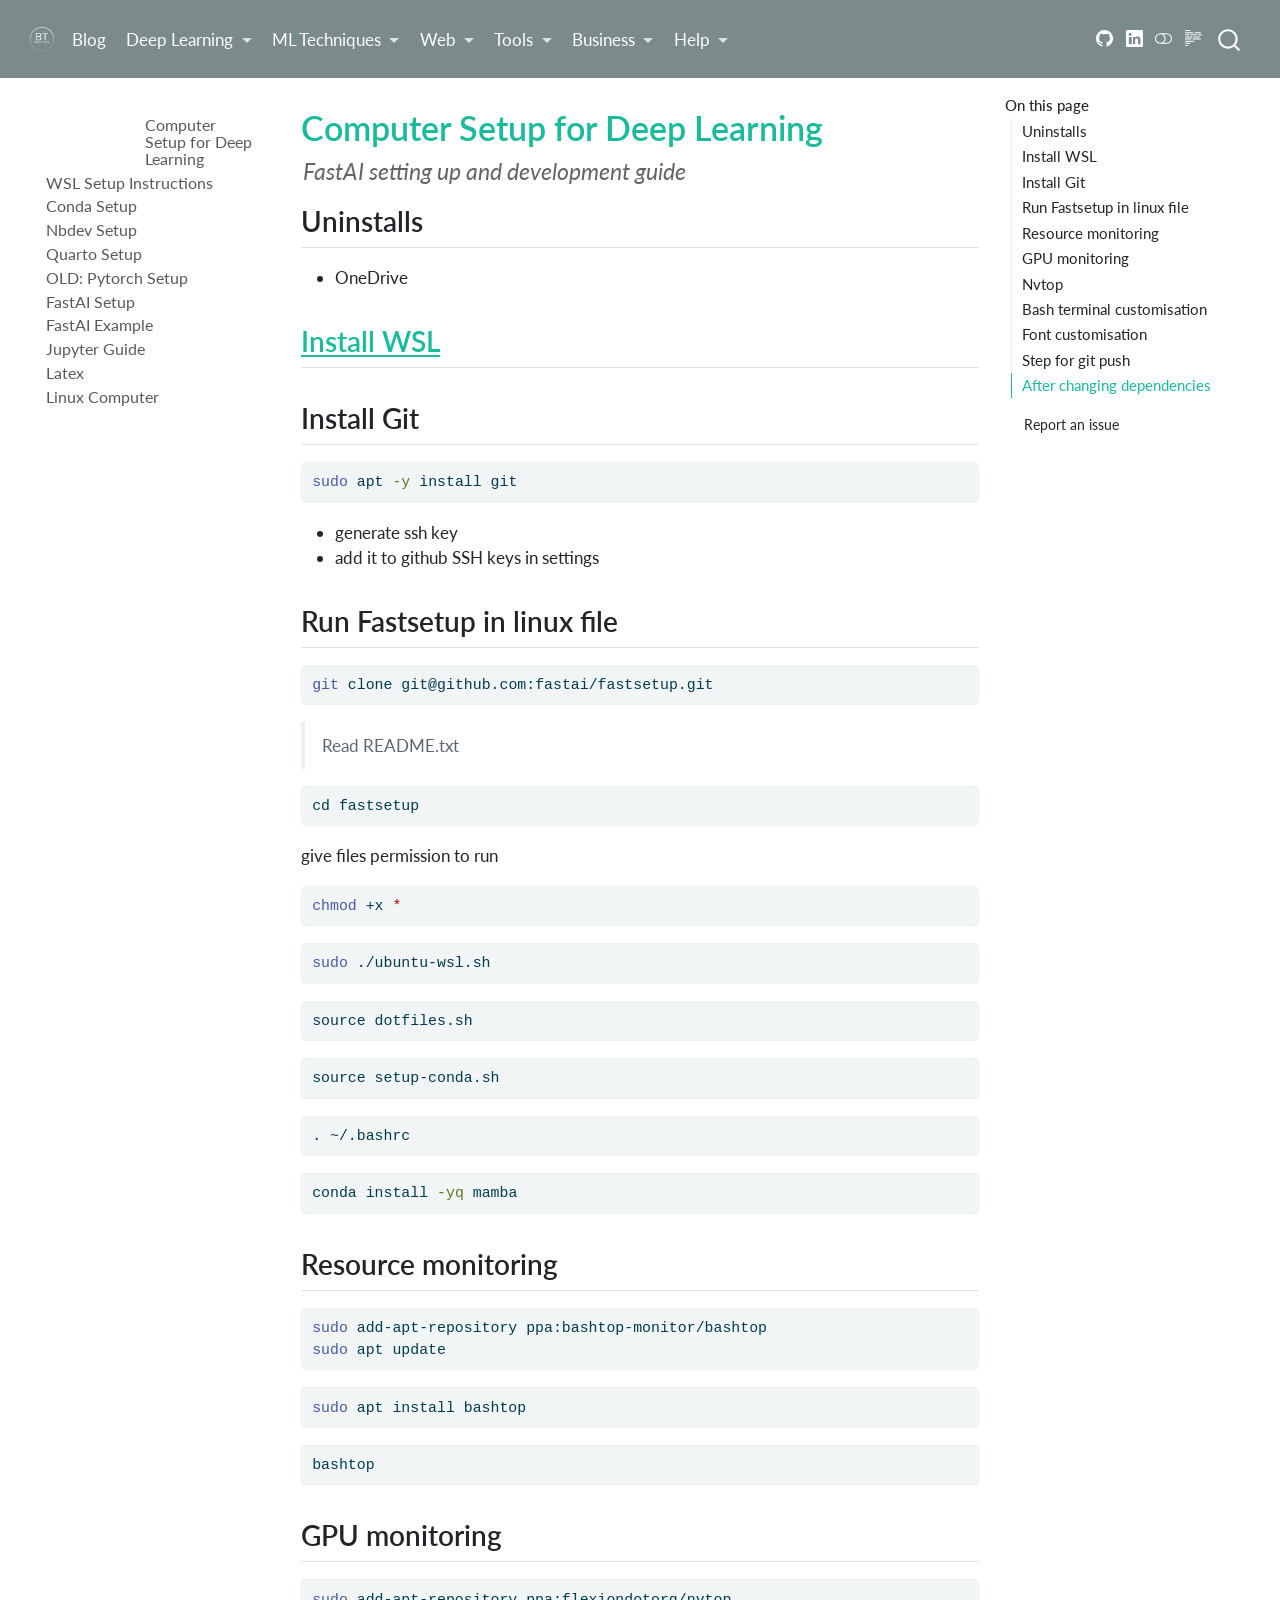
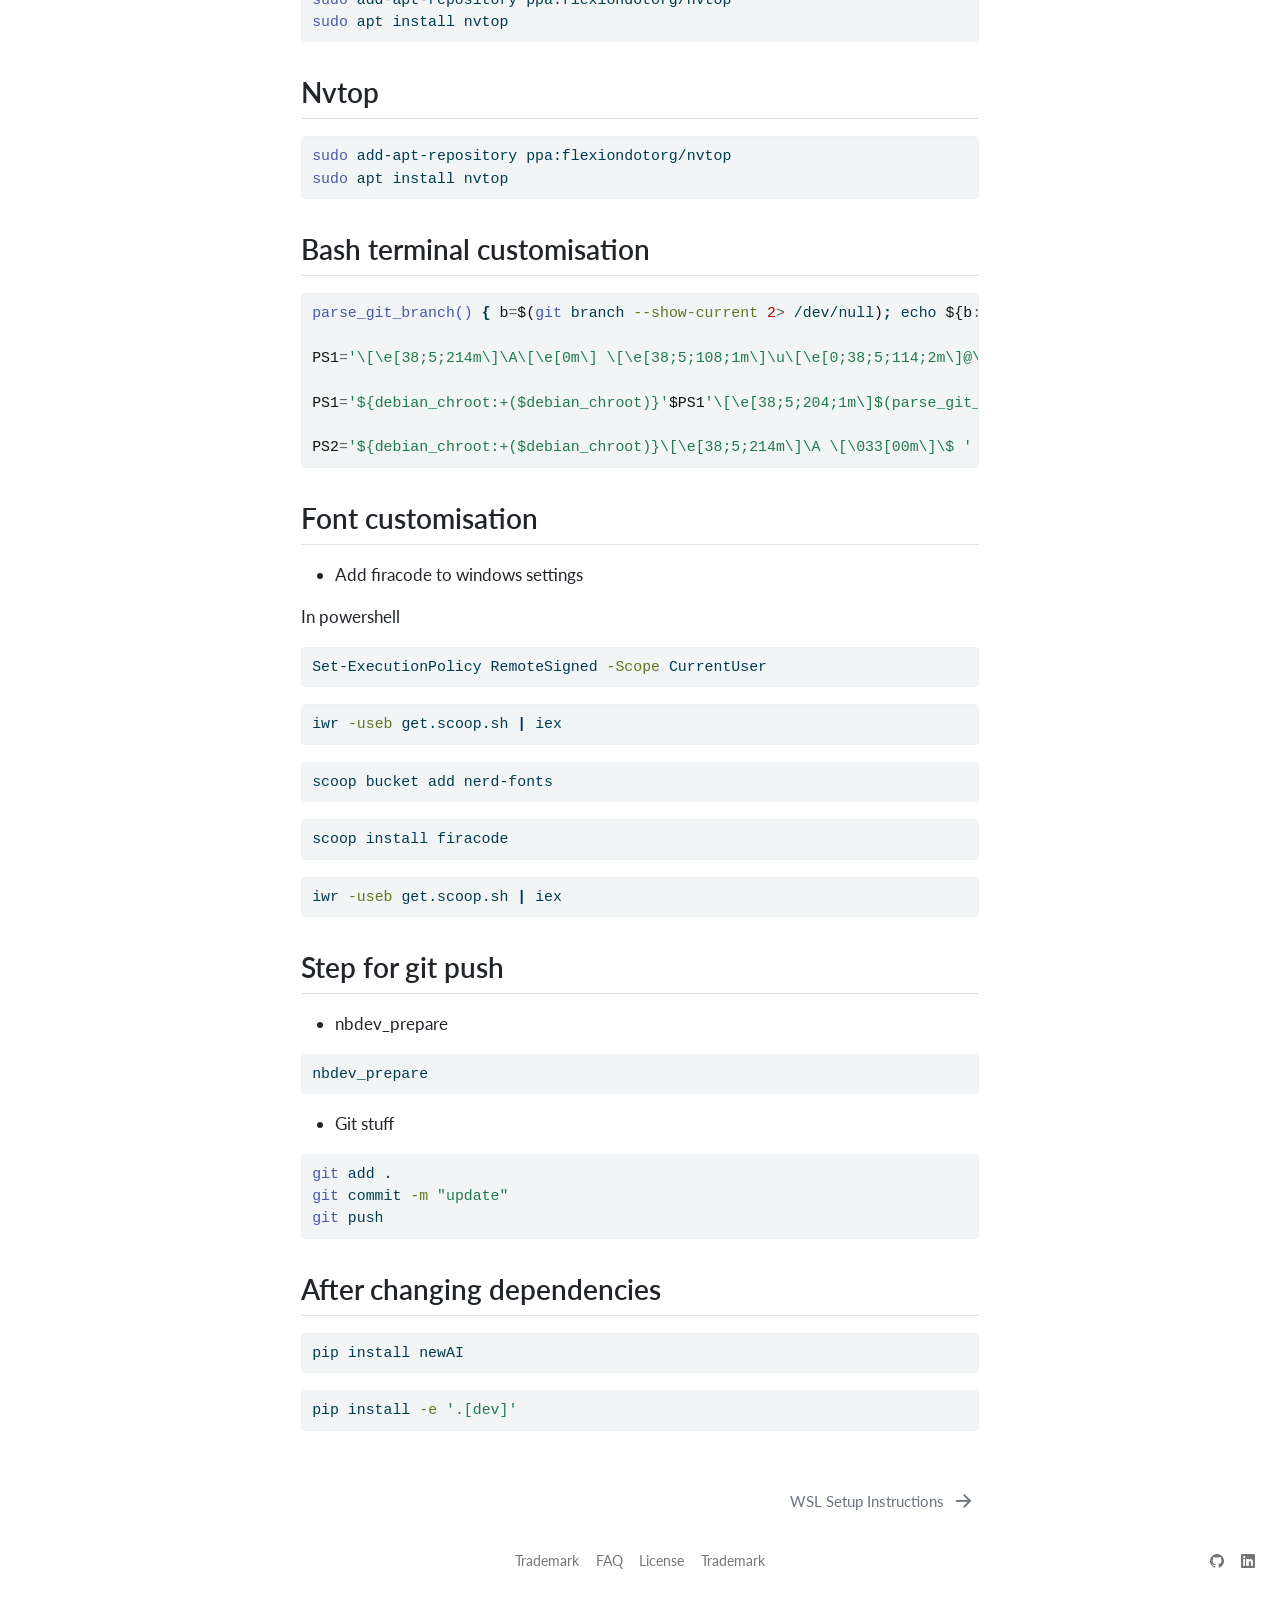
<file: index.html>
<!DOCTYPE html>
<html xmlns="http://www.w3.org/1999/xhtml" lang="en" xml:lang="en"><head>

<meta charset="utf-8">
<meta name="generator" content="quarto-1.5.57">

<meta name="viewport" content="width=device-width, initial-scale=1.0, user-scalable=yes">

<meta name="description" content="FastAI setting up and development guide">

<title>Computer Setup for Deep Learning – Setup</title>
<style>
code{white-space: pre-wrap;}
span.smallcaps{font-variant: small-caps;}
div.columns{display: flex; gap: min(4vw, 1.5em);}
div.column{flex: auto; overflow-x: auto;}
div.hanging-indent{margin-left: 1.5em; text-indent: -1.5em;}
ul.task-list{list-style: none;}
ul.task-list li input[type="checkbox"] {
  width: 0.8em;
  margin: 0 0.8em 0.2em -1em; /* quarto-specific, see https://github.com/quarto-dev/quarto-cli/issues/4556 */ 
  vertical-align: middle;
}
/* CSS for syntax highlighting */
pre > code.sourceCode { white-space: pre; position: relative; }
pre > code.sourceCode > span { line-height: 1.25; }
pre > code.sourceCode > span:empty { height: 1.2em; }
.sourceCode { overflow: visible; }
code.sourceCode > span { color: inherit; text-decoration: inherit; }
div.sourceCode { margin: 1em 0; }
pre.sourceCode { margin: 0; }
@media screen {
div.sourceCode { overflow: auto; }
}
@media print {
pre > code.sourceCode { white-space: pre-wrap; }
pre > code.sourceCode > span { display: inline-block; text-indent: -5em; padding-left: 5em; }
}
pre.numberSource code
  { counter-reset: source-line 0; }
pre.numberSource code > span
  { position: relative; left: -4em; counter-increment: source-line; }
pre.numberSource code > span > a:first-child::before
  { content: counter(source-line);
    position: relative; left: -1em; text-align: right; vertical-align: baseline;
    border: none; display: inline-block;
    -webkit-touch-callout: none; -webkit-user-select: none;
    -khtml-user-select: none; -moz-user-select: none;
    -ms-user-select: none; user-select: none;
    padding: 0 4px; width: 4em;
  }
pre.numberSource { margin-left: 3em;  padding-left: 4px; }
div.sourceCode
  {   }
@media screen {
pre > code.sourceCode > span > a:first-child::before { text-decoration: underline; }
}
</style>


<script src="site_libs/quarto-nav/quarto-nav.js"></script>
<script src="site_libs/quarto-nav/headroom.min.js"></script>
<script src="site_libs/clipboard/clipboard.min.js"></script>
<script src="site_libs/quarto-search/autocomplete.umd.js"></script>
<script src="site_libs/quarto-search/fuse.min.js"></script>
<script src="site_libs/quarto-search/quarto-search.js"></script>
<meta name="quarto:offset" content="./">
<link href="./wsl_setup.html" rel="next">
<link href="./favi.svg" rel="icon" type="image/svg+xml">
<script src="site_libs/quarto-html/quarto.js"></script>
<script src="site_libs/quarto-html/popper.min.js"></script>
<script src="site_libs/quarto-html/tippy.umd.min.js"></script>
<script src="site_libs/quarto-html/anchor.min.js"></script>
<link href="site_libs/quarto-html/tippy.css" rel="stylesheet">
<link href="site_libs/quarto-html/quarto-syntax-highlighting.css" rel="stylesheet" class="quarto-color-scheme" id="quarto-text-highlighting-styles">
<link href="site_libs/quarto-html/quarto-syntax-highlighting-dark.css" rel="prefetch" class="quarto-color-scheme quarto-color-alternate" id="quarto-text-highlighting-styles">
<script src="site_libs/bootstrap/bootstrap.min.js"></script>
<link href="site_libs/bootstrap/bootstrap-icons.css" rel="stylesheet">
<link href="site_libs/bootstrap/bootstrap.min.css" rel="stylesheet" class="quarto-color-scheme" id="quarto-bootstrap" data-mode="light">
<link href="site_libs/bootstrap/bootstrap-dark.min.css" rel="prefetch" class="quarto-color-scheme quarto-color-alternate" id="quarto-bootstrap" data-mode="dark">
<script id="quarto-search-options" type="application/json">{
  "location": "navbar",
  "copy-button": false,
  "collapse-after": 3,
  "panel-placement": "end",
  "type": "overlay",
  "limit": 50,
  "keyboard-shortcut": [
    "f",
    "/",
    "s"
  ],
  "language": {
    "search-no-results-text": "No results",
    "search-matching-documents-text": "matching documents",
    "search-copy-link-title": "Copy link to search",
    "search-hide-matches-text": "Hide additional matches",
    "search-more-match-text": "more match in this document",
    "search-more-matches-text": "more matches in this document",
    "search-clear-button-title": "Clear",
    "search-text-placeholder": "",
    "search-detached-cancel-button-title": "Cancel",
    "search-submit-button-title": "Submit",
    "search-label": "Search"
  }
}</script>


<link rel="stylesheet" href="styles.css">
<meta property="og:title" content="Computer Setup for Deep Learning – Setup">
<meta property="og:description" content="FastAI setting up and development guide">
<meta property="og:image" content="https://bthek1.github.io/Computer_Setup//bthek1/Logo.svg">
<meta property="og:site_name" content="Setup">
<meta name="twitter:title" content="Computer Setup for Deep Learning – Setup">
<meta name="twitter:description" content="FastAI setting up and development guide">
<meta name="twitter:image" content="https://bthek1.github.io/Computer_Setup//bthek1/Logo.svg">
<meta name="twitter:card" content="summary_large_image">
</head>

<body class="nav-sidebar floating nav-fixed">

<div id="quarto-search-results"></div>
  <header id="quarto-header" class="headroom fixed-top">
    <nav class="navbar navbar-expand-lg " data-bs-theme="dark">
      <div class="navbar-container container-fluid">
      <div class="navbar-brand-container mx-auto">
    <a href="./index.html" class="navbar-brand navbar-brand-logo">
    <img src="./Logo.svg" alt="Quarto logo." class="navbar-logo">
    </a>
  </div>
            <div id="quarto-search" class="" title="Search"></div>
          <button class="navbar-toggler" type="button" data-bs-toggle="collapse" data-bs-target="#navbarCollapse" aria-controls="navbarCollapse" role="menu" aria-expanded="false" aria-label="Toggle navigation" onclick="if (window.quartoToggleHeadroom) { window.quartoToggleHeadroom(); }">
  <span class="navbar-toggler-icon"></span>
</button>
          <div class="collapse navbar-collapse" id="navbarCollapse">
            <ul class="navbar-nav navbar-nav-scroll me-auto">
  <li class="nav-item">
    <a class="nav-link" href="https://bthek1.github.io/B_Blog/"> 
<span class="menu-text">Blog</span></a>
  </li>  
  <li class="nav-item dropdown ">
    <a class="nav-link dropdown-toggle" href="#" id="nav-menu-deep-learning" role="link" data-bs-toggle="dropdown" aria-expanded="false">
 <span class="menu-text">Deep Learning</span>
    </a>
    <ul class="dropdown-menu" aria-labelledby="nav-menu-deep-learning">    
        <li>
    <a class="dropdown-item" href="https://bthek1.github.io/FastAI_course/">
 <span class="dropdown-text">Fast AI course</span></a>
  </li>  
        <li>
    <a class="dropdown-item" href="https://bthek1.github.io/DL_methods/">
 <span class="dropdown-text">DL Methods</span></a>
  </li>  
        <li>
    <a class="dropdown-item" href="https://bthek1.github.io/Research/">
 <span class="dropdown-text">Research</span></a>
  </li>  
    </ul>
  </li>
  <li class="nav-item dropdown ">
    <a class="nav-link dropdown-toggle" href="#" id="nav-menu-ml-techniques" role="link" data-bs-toggle="dropdown" aria-expanded="false">
 <span class="menu-text">ML Techniques</span>
    </a>
    <ul class="dropdown-menu" aria-labelledby="nav-menu-ml-techniques">    
        <li>
    <a class="dropdown-item" href="https://bthek1.github.io/ML_methods/">
 <span class="dropdown-text">ML Methods</span></a>
  </li>  
        <li>
    <a class="dropdown-item" href="https://bthek1.github.io/TimeSeriesML/">
 <span class="dropdown-text">Time series</span></a>
  </li>  
    </ul>
  </li>
  <li class="nav-item dropdown ">
    <a class="nav-link dropdown-toggle" href="#" id="nav-menu-web" role="link" data-bs-toggle="dropdown" aria-expanded="false">
 <span class="menu-text">Web</span>
    </a>
    <ul class="dropdown-menu" aria-labelledby="nav-menu-web">    
        <li>
    <a class="dropdown-item" href="https://bthek1.github.io/WEB_doc/">
 <span class="dropdown-text">Web Development</span></a>
  </li>  
        <li>
    <a class="dropdown-item" href="https://bthek1.github.io/Front_End/">
 <span class="dropdown-text">Front End</span></a>
  </li>  
        <li>
    <a class="dropdown-item" href="https://bthek1.github.io/Back_End/">
 <span class="dropdown-text">Back End</span></a>
  </li>  
        <li>
    <a class="dropdown-item" href="https://bthek1.github.io/Docker_Containers/">
 <span class="dropdown-text">Docker Containers</span></a>
  </li>  
    </ul>
  </li>
  <li class="nav-item dropdown ">
    <a class="nav-link dropdown-toggle" href="#" id="nav-menu-tools" role="link" data-bs-toggle="dropdown" aria-expanded="false">
 <span class="menu-text">Tools</span>
    </a>
    <ul class="dropdown-menu" aria-labelledby="nav-menu-tools">    
        <li>
    <a class="dropdown-item" href="https://bthek1.github.io/Software_Tools/">
 <span class="dropdown-text">Software Tools</span></a>
  </li>  
        <li>
    <a class="dropdown-item" href="https://bthek1.github.io/Python_Libs/">
 <span class="dropdown-text">Python Libraries</span></a>
  </li>  
        <li>
    <a class="dropdown-item" href="https://bthek1.github.io/nbdevAuto/">
 <span class="dropdown-text">Nbdev Automation</span></a>
  </li>  
        <li>
    <a class="dropdown-item" href="https://bthek1.github.io/Computer_Setup/">
 <span class="dropdown-text">Computer Setup</span></a>
  </li>  
    </ul>
  </li>
  <li class="nav-item dropdown ">
    <a class="nav-link dropdown-toggle" href="#" id="nav-menu-business" role="link" data-bs-toggle="dropdown" aria-expanded="false">
 <span class="menu-text">Business</span>
    </a>
    <ul class="dropdown-menu" aria-labelledby="nav-menu-business">    
        <li>
    <a class="dropdown-item" href="https://bthek1.github.io/Business_doc/">
 <span class="dropdown-text">Business Doc</span></a>
  </li>  
        <li>
    <a class="dropdown-item" href="https://bthek1.github.io/Philosophy_doc/">
 <span class="dropdown-text">Ideas Doc</span></a>
  </li>  
        <li>
    <a class="dropdown-item" href="https://bthek1.github.io/Finances/">
 <span class="dropdown-text">Finances</span></a>
  </li>  
        <li>
    <a class="dropdown-item" href="https://bthek1.github.io/Other/">
 <span class="dropdown-text">Other</span></a>
  </li>  
    </ul>
  </li>
  <li class="nav-item dropdown ">
    <a class="nav-link dropdown-toggle" href="#" id="nav-menu-help" role="link" data-bs-toggle="dropdown" aria-expanded="false">
 <span class="menu-text">Help</span>
    </a>
    <ul class="dropdown-menu" aria-labelledby="nav-menu-help">    
        <li>
    <a class="dropdown-item" href="https://github.com/bthek1/B_Blog/issues"><i class="bi bi-bug" role="img">
</i> 
 <span class="dropdown-text">Report a Bug</span></a>
  </li>  
        <li>
    <a class="dropdown-item" href="https://github.com/bthek1/B_Blog/issues"><i class="bi bi-chat-right-text" role="img">
</i> 
 <span class="dropdown-text">Ask a Question</span></a>
  </li>  
        <li>
    <a class="dropdown-item" href="https://github.com/bthek1/B_Blog/issues"><i class="bi bi-question-circle" role="img">
</i> 
 <span class="dropdown-text">FAQ</span></a>
  </li>  
    </ul>
  </li>
</ul>
          </div> <!-- /navcollapse -->
            <div class="quarto-navbar-tools tools-wide">
    <a href="https://github.com/bthek1" title="" class="quarto-navigation-tool px-1" aria-label="Github"><i class="bi bi-github"></i></a>
    <a href="https://www.linkedin.com/in/benedict-thekkel/" title="" class="quarto-navigation-tool px-1" aria-label="Linkedin"><i class="bi bi-linkedin"></i></a>
  <a href="" class="quarto-color-scheme-toggle quarto-navigation-tool  px-1" onclick="window.quartoToggleColorScheme(); return false;" title="Toggle dark mode"><i class="bi"></i></a>
  <a href="" class="quarto-reader-toggle quarto-navigation-tool px-1" onclick="window.quartoToggleReader(); return false;" title="Toggle reader mode">
  <div class="quarto-reader-toggle-btn">
  <i class="bi"></i>
  </div>
</a>
</div>
      </div> <!-- /container-fluid -->
    </nav>
  <nav class="quarto-secondary-nav">
    <div class="container-fluid d-flex">
      <button type="button" class="quarto-btn-toggle btn" data-bs-toggle="collapse" role="button" data-bs-target=".quarto-sidebar-collapse-item" aria-controls="quarto-sidebar" aria-expanded="false" aria-label="Toggle sidebar navigation" onclick="if (window.quartoToggleHeadroom) { window.quartoToggleHeadroom(); }">
        <i class="bi bi-layout-text-sidebar-reverse"></i>
      </button>
        <nav class="quarto-page-breadcrumbs" aria-label="breadcrumb"><ol class="breadcrumb"><li class="breadcrumb-item"><a href="./index.html"><a href="https://bthek1.github.io/Computer_Setup/">Computer Setup for Deep Learning</a></a></li></ol></nav>
        <a class="flex-grow-1" role="navigation" data-bs-toggle="collapse" data-bs-target=".quarto-sidebar-collapse-item" aria-controls="quarto-sidebar" aria-expanded="false" aria-label="Toggle sidebar navigation" onclick="if (window.quartoToggleHeadroom) { window.quartoToggleHeadroom(); }">      
        </a>
    </div>
  </nav>
</header>
<!-- content -->
<div id="quarto-content" class="quarto-container page-columns page-rows-contents page-layout-article page-navbar">
<!-- sidebar -->
  <nav id="quarto-sidebar" class="sidebar collapse collapse-horizontal quarto-sidebar-collapse-item sidebar-navigation floating overflow-auto">
    <div class="sidebar-menu-container"> 
    <ul class="list-unstyled mt-1">
        <li class="sidebar-item">
  <div class="sidebar-item-container"> 
  <a href="./index.html" class="sidebar-item-text sidebar-link active">
 <span class="menu-text"><a href="https://bthek1.github.io/Computer_Setup/">Computer Setup for Deep Learning</a></span></a>
  </div>
</li>
        <li class="sidebar-item">
  <div class="sidebar-item-container"> 
  <a href="./wsl_setup.html" class="sidebar-item-text sidebar-link">
 <span class="menu-text">WSL Setup Instructions</span></a>
  </div>
</li>
        <li class="sidebar-item">
  <div class="sidebar-item-container"> 
  <a href="./conda_setup.html" class="sidebar-item-text sidebar-link">
 <span class="menu-text">Conda Setup</span></a>
  </div>
</li>
        <li class="sidebar-item">
  <div class="sidebar-item-container"> 
  <a href="./nbdev_setup.html" class="sidebar-item-text sidebar-link">
 <span class="menu-text">Nbdev Setup</span></a>
  </div>
</li>
        <li class="sidebar-item">
  <div class="sidebar-item-container"> 
  <a href="./quarto_setup.html" class="sidebar-item-text sidebar-link">
 <span class="menu-text">Quarto Setup</span></a>
  </div>
</li>
        <li class="sidebar-item">
  <div class="sidebar-item-container"> 
  <a href="./pytorch_setup.html" class="sidebar-item-text sidebar-link">
 <span class="menu-text">OLD: Pytorch Setup</span></a>
  </div>
</li>
        <li class="sidebar-item">
  <div class="sidebar-item-container"> 
  <a href="./fastai_setup.html" class="sidebar-item-text sidebar-link">
 <span class="menu-text">FastAI Setup</span></a>
  </div>
</li>
        <li class="sidebar-item">
  <div class="sidebar-item-container"> 
  <a href="./fastaiexample.html" class="sidebar-item-text sidebar-link">
 <span class="menu-text">FastAI Example</span></a>
  </div>
</li>
        <li class="sidebar-item">
  <div class="sidebar-item-container"> 
  <a href="./jupyter_guide.html" class="sidebar-item-text sidebar-link">
 <span class="menu-text">Jupyter Guide</span></a>
  </div>
</li>
        <li class="sidebar-item">
  <div class="sidebar-item-container"> 
  <a href="./latex_setup.html" class="sidebar-item-text sidebar-link">
 <span class="menu-text">Latex</span></a>
  </div>
</li>
        <li class="sidebar-item">
  <div class="sidebar-item-container"> 
  <a href="./linux_computer.html" class="sidebar-item-text sidebar-link">
 <span class="menu-text">Linux Computer</span></a>
  </div>
</li>
    </ul>
    </div>
</nav>
<div id="quarto-sidebar-glass" class="quarto-sidebar-collapse-item" data-bs-toggle="collapse" data-bs-target=".quarto-sidebar-collapse-item"></div>
<!-- margin-sidebar -->
    <div id="quarto-margin-sidebar" class="sidebar margin-sidebar">
        <nav id="TOC" role="doc-toc" class="toc-active">
    <h2 id="toc-title">On this page</h2>
   
  <ul>
  <li><a href="#uninstalls" id="toc-uninstalls" class="nav-link active" data-scroll-target="#uninstalls">Uninstalls</a></li>
  <li><a href="#install-wsl" id="toc-install-wsl" class="nav-link" data-scroll-target="#install-wsl">Install WSL</a></li>
  <li><a href="#install-git" id="toc-install-git" class="nav-link" data-scroll-target="#install-git">Install Git</a></li>
  <li><a href="#run-fastsetup-in-linux-file" id="toc-run-fastsetup-in-linux-file" class="nav-link" data-scroll-target="#run-fastsetup-in-linux-file">Run Fastsetup in linux file</a></li>
  <li><a href="#resource-monitoring" id="toc-resource-monitoring" class="nav-link" data-scroll-target="#resource-monitoring">Resource monitoring</a></li>
  <li><a href="#gpu-monitoring" id="toc-gpu-monitoring" class="nav-link" data-scroll-target="#gpu-monitoring">GPU monitoring</a></li>
  <li><a href="#nvtop" id="toc-nvtop" class="nav-link" data-scroll-target="#nvtop">Nvtop</a></li>
  <li><a href="#bash-terminal-customisation" id="toc-bash-terminal-customisation" class="nav-link" data-scroll-target="#bash-terminal-customisation">Bash terminal customisation</a></li>
  <li><a href="#font-customisation" id="toc-font-customisation" class="nav-link" data-scroll-target="#font-customisation">Font customisation</a></li>
  <li><a href="#step-for-git-push" id="toc-step-for-git-push" class="nav-link" data-scroll-target="#step-for-git-push">Step for git push</a></li>
  <li><a href="#after-changing-dependencies" id="toc-after-changing-dependencies" class="nav-link" data-scroll-target="#after-changing-dependencies">After changing dependencies</a></li>
  </ul>
<div class="toc-actions"><ul><li><a href="https://bthek1.github.io/Computer_Setup/issues/new" class="toc-action"><i class="bi empty"></i>Report an issue</a></li></ul></div></nav>
    </div>
<!-- main -->
<main class="content" id="quarto-document-content">

<header id="title-block-header" class="quarto-title-block default">
<div class="quarto-title">
<h1 class="title"><a href="https://bthek1.github.io/Computer_Setup/">Computer Setup for Deep Learning</a></h1>
</div>

<div>
  <div class="description">
    FastAI setting up and development guide
  </div>
</div>


<div class="quarto-title-meta">

    
  
    
  </div>
  


</header>


<!-- WARNING: THIS FILE WAS AUTOGENERATED! DO NOT EDIT! -->
<section id="uninstalls" class="level2">
<h2 class="anchored" data-anchor-id="uninstalls">Uninstalls</h2>
<ul>
<li>OneDrive</li>
</ul>
</section>
<section id="install-wsl" class="level2">
<h2 class="anchored" data-anchor-id="install-wsl"><a href="https://bthek1.github.io/Computer_Setup/wsl_setup.html">Install WSL</a></h2>
</section>
<section id="install-git" class="level2">
<h2 class="anchored" data-anchor-id="install-git">Install Git</h2>
<div class="sourceCode" id="cb1"><pre class="sourceCode sh code-with-copy"><code class="sourceCode bash"><span id="cb1-1"><a href="#cb1-1" aria-hidden="true" tabindex="-1"></a><span class="fu">sudo</span> apt <span class="at">-y</span> install git</span></code><button title="Copy to Clipboard" class="code-copy-button"><i class="bi"></i></button></pre></div>
<ul>
<li>generate ssh key</li>
<li>add it to github SSH keys in settings</li>
</ul>
</section>
<section id="run-fastsetup-in-linux-file" class="level2">
<h2 class="anchored" data-anchor-id="run-fastsetup-in-linux-file">Run Fastsetup in linux file</h2>
<div class="sourceCode" id="cb2"><pre class="sourceCode sh code-with-copy"><code class="sourceCode bash"><span id="cb2-1"><a href="#cb2-1" aria-hidden="true" tabindex="-1"></a><span class="fu">git</span> clone git@github.com:fastai/fastsetup.git</span></code><button title="Copy to Clipboard" class="code-copy-button"><i class="bi"></i></button></pre></div>
<blockquote class="blockquote">
<p>Read README.txt</p>
</blockquote>
<div class="sourceCode" id="cb3"><pre class="sourceCode sh code-with-copy"><code class="sourceCode bash"><span id="cb3-1"><a href="#cb3-1" aria-hidden="true" tabindex="-1"></a><span class="bu">cd</span> fastsetup</span></code><button title="Copy to Clipboard" class="code-copy-button"><i class="bi"></i></button></pre></div>
<p>give files permission to run</p>
<div class="sourceCode" id="cb4"><pre class="sourceCode sh code-with-copy"><code class="sourceCode bash"><span id="cb4-1"><a href="#cb4-1" aria-hidden="true" tabindex="-1"></a><span class="fu">chmod</span> +x <span class="pp">*</span></span></code><button title="Copy to Clipboard" class="code-copy-button"><i class="bi"></i></button></pre></div>
<div class="sourceCode" id="cb5"><pre class="sourceCode sh code-with-copy"><code class="sourceCode bash"><span id="cb5-1"><a href="#cb5-1" aria-hidden="true" tabindex="-1"></a><span class="fu">sudo</span> ./ubuntu-wsl.sh</span></code><button title="Copy to Clipboard" class="code-copy-button"><i class="bi"></i></button></pre></div>
<div class="sourceCode" id="cb6"><pre class="sourceCode sh code-with-copy"><code class="sourceCode bash"><span id="cb6-1"><a href="#cb6-1" aria-hidden="true" tabindex="-1"></a><span class="bu">source</span> dotfiles.sh</span></code><button title="Copy to Clipboard" class="code-copy-button"><i class="bi"></i></button></pre></div>
<div class="sourceCode" id="cb7"><pre class="sourceCode sh code-with-copy"><code class="sourceCode bash"><span id="cb7-1"><a href="#cb7-1" aria-hidden="true" tabindex="-1"></a><span class="bu">source</span> setup-conda.sh</span></code><button title="Copy to Clipboard" class="code-copy-button"><i class="bi"></i></button></pre></div>
<div class="sourceCode" id="cb8"><pre class="sourceCode sh code-with-copy"><code class="sourceCode bash"><span id="cb8-1"><a href="#cb8-1" aria-hidden="true" tabindex="-1"></a><span class="bu">.</span> ~/.bashrc</span></code><button title="Copy to Clipboard" class="code-copy-button"><i class="bi"></i></button></pre></div>
<div class="sourceCode" id="cb9"><pre class="sourceCode sh code-with-copy"><code class="sourceCode bash"><span id="cb9-1"><a href="#cb9-1" aria-hidden="true" tabindex="-1"></a><span class="ex">conda</span> install <span class="at">-yq</span> mamba</span></code><button title="Copy to Clipboard" class="code-copy-button"><i class="bi"></i></button></pre></div>
</section>
<section id="resource-monitoring" class="level2">
<h2 class="anchored" data-anchor-id="resource-monitoring">Resource monitoring</h2>
<div class="sourceCode" id="cb10"><pre class="sourceCode sh code-with-copy"><code class="sourceCode bash"><span id="cb10-1"><a href="#cb10-1" aria-hidden="true" tabindex="-1"></a><span class="fu">sudo</span> add-apt-repository ppa:bashtop-monitor/bashtop</span>
<span id="cb10-2"><a href="#cb10-2" aria-hidden="true" tabindex="-1"></a><span class="fu">sudo</span> apt update</span></code><button title="Copy to Clipboard" class="code-copy-button"><i class="bi"></i></button></pre></div>
<div class="sourceCode" id="cb11"><pre class="sourceCode sh code-with-copy"><code class="sourceCode bash"><span id="cb11-1"><a href="#cb11-1" aria-hidden="true" tabindex="-1"></a><span class="fu">sudo</span> apt install bashtop</span></code><button title="Copy to Clipboard" class="code-copy-button"><i class="bi"></i></button></pre></div>
<div class="sourceCode" id="cb12"><pre class="sourceCode sh code-with-copy"><code class="sourceCode bash"><span id="cb12-1"><a href="#cb12-1" aria-hidden="true" tabindex="-1"></a><span class="ex">bashtop</span></span></code><button title="Copy to Clipboard" class="code-copy-button"><i class="bi"></i></button></pre></div>
</section>
<section id="gpu-monitoring" class="level2">
<h2 class="anchored" data-anchor-id="gpu-monitoring">GPU monitoring</h2>
<div class="sourceCode" id="cb13"><pre class="sourceCode sh code-with-copy"><code class="sourceCode bash"><span id="cb13-1"><a href="#cb13-1" aria-hidden="true" tabindex="-1"></a><span class="fu">sudo</span> add-apt-repository ppa:flexiondotorg/nvtop</span>
<span id="cb13-2"><a href="#cb13-2" aria-hidden="true" tabindex="-1"></a><span class="fu">sudo</span> apt install nvtop</span></code><button title="Copy to Clipboard" class="code-copy-button"><i class="bi"></i></button></pre></div>
</section>
<section id="nvtop" class="level2">
<h2 class="anchored" data-anchor-id="nvtop">Nvtop</h2>
<div class="sourceCode" id="cb14"><pre class="sourceCode sh code-with-copy"><code class="sourceCode bash"><span id="cb14-1"><a href="#cb14-1" aria-hidden="true" tabindex="-1"></a><span class="fu">sudo</span> add-apt-repository ppa:flexiondotorg/nvtop</span>
<span id="cb14-2"><a href="#cb14-2" aria-hidden="true" tabindex="-1"></a><span class="fu">sudo</span> apt install nvtop</span></code><button title="Copy to Clipboard" class="code-copy-button"><i class="bi"></i></button></pre></div>
</section>
<section id="bash-terminal-customisation" class="level2">
<h2 class="anchored" data-anchor-id="bash-terminal-customisation">Bash terminal customisation</h2>
<div class="sourceCode" id="cb15"><pre class="sourceCode sh code-with-copy"><code class="sourceCode bash"><span id="cb15-1"><a href="#cb15-1" aria-hidden="true" tabindex="-1"></a><span class="fu">parse_git_branch()</span> <span class="kw">{</span> <span class="va">b</span><span class="op">=</span><span class="va">$(</span><span class="fu">git</span> branch <span class="at">--show-current</span> <span class="dv">2</span><span class="op">&gt;</span> /dev/null<span class="va">)</span><span class="kw">;</span> <span class="bu">echo</span> <span class="va">${b</span><span class="op">:+</span><span class="st">" (</span><span class="va">$b</span><span class="st">)"</span><span class="va">}</span><span class="kw">;</span> <span class="kw">}</span></span>
<span id="cb15-2"><a href="#cb15-2" aria-hidden="true" tabindex="-1"></a></span>
<span id="cb15-3"><a href="#cb15-3" aria-hidden="true" tabindex="-1"></a><span class="va">PS1</span><span class="op">=</span><span class="st">'\[\e[38;5;214m\]\A\[\e[0m\] \[\e[38;5;108;1m\]\u\[\e[0;38;5;114;2m\]@\[\e[0;38;5;119m\]\h\[\e[0m\] \[\e[38;5;117m\]\w'</span></span>
<span id="cb15-4"><a href="#cb15-4" aria-hidden="true" tabindex="-1"></a></span>
<span id="cb15-5"><a href="#cb15-5" aria-hidden="true" tabindex="-1"></a><span class="va">PS1</span><span class="op">=</span><span class="st">'${debian_chroot:+($debian_chroot)}'</span><span class="va">$PS1</span><span class="st">'\[\e[38;5;204;1m\]$(parse_git_branch)\[\033[00m\]\$ '</span></span>
<span id="cb15-6"><a href="#cb15-6" aria-hidden="true" tabindex="-1"></a></span>
<span id="cb15-7"><a href="#cb15-7" aria-hidden="true" tabindex="-1"></a><span class="va">PS2</span><span class="op">=</span><span class="st">'${debian_chroot:+($debian_chroot)}\[\e[38;5;214m\]\A \[\033[00m\]\$ '</span></span></code><button title="Copy to Clipboard" class="code-copy-button"><i class="bi"></i></button></pre></div>
</section>
<section id="font-customisation" class="level2">
<h2 class="anchored" data-anchor-id="font-customisation">Font customisation</h2>
<ul>
<li>Add firacode to windows settings</li>
</ul>
<p>In powershell</p>
<div class="sourceCode" id="cb16"><pre class="sourceCode sh code-with-copy"><code class="sourceCode bash"><span id="cb16-1"><a href="#cb16-1" aria-hidden="true" tabindex="-1"></a><span class="ex">Set-ExecutionPolicy</span> RemoteSigned <span class="at">-Scope</span> CurrentUser</span></code><button title="Copy to Clipboard" class="code-copy-button"><i class="bi"></i></button></pre></div>
<div class="sourceCode" id="cb17"><pre class="sourceCode sh code-with-copy"><code class="sourceCode bash"><span id="cb17-1"><a href="#cb17-1" aria-hidden="true" tabindex="-1"></a><span class="ex">iwr</span> <span class="at">-useb</span> get.scoop.sh <span class="kw">|</span> <span class="ex">iex</span></span></code><button title="Copy to Clipboard" class="code-copy-button"><i class="bi"></i></button></pre></div>
<div class="sourceCode" id="cb18"><pre class="sourceCode sh code-with-copy"><code class="sourceCode bash"><span id="cb18-1"><a href="#cb18-1" aria-hidden="true" tabindex="-1"></a><span class="ex">scoop</span> bucket add nerd-fonts</span></code><button title="Copy to Clipboard" class="code-copy-button"><i class="bi"></i></button></pre></div>
<div class="sourceCode" id="cb19"><pre class="sourceCode sh code-with-copy"><code class="sourceCode bash"><span id="cb19-1"><a href="#cb19-1" aria-hidden="true" tabindex="-1"></a><span class="ex">scoop</span> install firacode</span></code><button title="Copy to Clipboard" class="code-copy-button"><i class="bi"></i></button></pre></div>
<div class="sourceCode" id="cb20"><pre class="sourceCode sh code-with-copy"><code class="sourceCode bash"><span id="cb20-1"><a href="#cb20-1" aria-hidden="true" tabindex="-1"></a><span class="ex">iwr</span> <span class="at">-useb</span> get.scoop.sh <span class="kw">|</span> <span class="ex">iex</span></span></code><button title="Copy to Clipboard" class="code-copy-button"><i class="bi"></i></button></pre></div>
</section>
<section id="step-for-git-push" class="level2">
<h2 class="anchored" data-anchor-id="step-for-git-push">Step for git push</h2>
<ul>
<li>nbdev_prepare</li>
</ul>
<div class="sourceCode" id="cb21"><pre class="sourceCode sh code-with-copy"><code class="sourceCode bash"><span id="cb21-1"><a href="#cb21-1" aria-hidden="true" tabindex="-1"></a><span class="ex">nbdev_prepare</span></span></code><button title="Copy to Clipboard" class="code-copy-button"><i class="bi"></i></button></pre></div>
<ul>
<li>Git stuff</li>
</ul>
<div class="sourceCode" id="cb22"><pre class="sourceCode sh code-with-copy"><code class="sourceCode bash"><span id="cb22-1"><a href="#cb22-1" aria-hidden="true" tabindex="-1"></a><span class="fu">git</span> add .</span>
<span id="cb22-2"><a href="#cb22-2" aria-hidden="true" tabindex="-1"></a><span class="fu">git</span> commit <span class="at">-m</span> <span class="st">"update"</span></span>
<span id="cb22-3"><a href="#cb22-3" aria-hidden="true" tabindex="-1"></a><span class="fu">git</span> push</span></code><button title="Copy to Clipboard" class="code-copy-button"><i class="bi"></i></button></pre></div>
</section>
<section id="after-changing-dependencies" class="level2">
<h2 class="anchored" data-anchor-id="after-changing-dependencies">After changing dependencies</h2>
<div class="sourceCode" id="cb23"><pre class="sourceCode sh code-with-copy"><code class="sourceCode bash"><span id="cb23-1"><a href="#cb23-1" aria-hidden="true" tabindex="-1"></a><span class="ex">pip</span> install newAI</span></code><button title="Copy to Clipboard" class="code-copy-button"><i class="bi"></i></button></pre></div>
<div class="sourceCode" id="cb24"><pre class="sourceCode sh code-with-copy"><code class="sourceCode bash"><span id="cb24-1"><a href="#cb24-1" aria-hidden="true" tabindex="-1"></a><span class="ex">pip</span> install <span class="at">-e</span> <span class="st">'.[dev]'</span></span></code><button title="Copy to Clipboard" class="code-copy-button"><i class="bi"></i></button></pre></div>


</section>

<a onclick="window.scrollTo(0, 0); return false;" role="button" id="quarto-back-to-top"><i class="bi bi-arrow-up"></i> Back to top</a></main> <!-- /main -->
<script id="quarto-html-after-body" type="application/javascript">
window.document.addEventListener("DOMContentLoaded", function (event) {
  const toggleBodyColorMode = (bsSheetEl) => {
    const mode = bsSheetEl.getAttribute("data-mode");
    const bodyEl = window.document.querySelector("body");
    if (mode === "dark") {
      bodyEl.classList.add("quarto-dark");
      bodyEl.classList.remove("quarto-light");
    } else {
      bodyEl.classList.add("quarto-light");
      bodyEl.classList.remove("quarto-dark");
    }
  }
  const toggleBodyColorPrimary = () => {
    const bsSheetEl = window.document.querySelector("link#quarto-bootstrap");
    if (bsSheetEl) {
      toggleBodyColorMode(bsSheetEl);
    }
  }
  toggleBodyColorPrimary();  
  const disableStylesheet = (stylesheets) => {
    for (let i=0; i < stylesheets.length; i++) {
      const stylesheet = stylesheets[i];
      stylesheet.rel = 'prefetch';
    }
  }
  const enableStylesheet = (stylesheets) => {
    for (let i=0; i < stylesheets.length; i++) {
      const stylesheet = stylesheets[i];
      stylesheet.rel = 'stylesheet';
    }
  }
  const manageTransitions = (selector, allowTransitions) => {
    const els = window.document.querySelectorAll(selector);
    for (let i=0; i < els.length; i++) {
      const el = els[i];
      if (allowTransitions) {
        el.classList.remove('notransition');
      } else {
        el.classList.add('notransition');
      }
    }
  }
  const toggleGiscusIfUsed = (isAlternate, darkModeDefault) => {
    const baseTheme = document.querySelector('#giscus-base-theme')?.value ?? 'light';
    const alternateTheme = document.querySelector('#giscus-alt-theme')?.value ?? 'dark';
    let newTheme = '';
    if(darkModeDefault) {
      newTheme = isAlternate ? baseTheme : alternateTheme;
    } else {
      newTheme = isAlternate ? alternateTheme : baseTheme;
    }
    const changeGiscusTheme = () => {
      // From: https://github.com/giscus/giscus/issues/336
      const sendMessage = (message) => {
        const iframe = document.querySelector('iframe.giscus-frame');
        if (!iframe) return;
        iframe.contentWindow.postMessage({ giscus: message }, 'https://giscus.app');
      }
      sendMessage({
        setConfig: {
          theme: newTheme
        }
      });
    }
    const isGiscussLoaded = window.document.querySelector('iframe.giscus-frame') !== null;
    if (isGiscussLoaded) {
      changeGiscusTheme();
    }
  }
  const toggleColorMode = (alternate) => {
    // Switch the stylesheets
    const alternateStylesheets = window.document.querySelectorAll('link.quarto-color-scheme.quarto-color-alternate');
    manageTransitions('#quarto-margin-sidebar .nav-link', false);
    if (alternate) {
      enableStylesheet(alternateStylesheets);
      for (const sheetNode of alternateStylesheets) {
        if (sheetNode.id === "quarto-bootstrap") {
          toggleBodyColorMode(sheetNode);
        }
      }
    } else {
      disableStylesheet(alternateStylesheets);
      toggleBodyColorPrimary();
    }
    manageTransitions('#quarto-margin-sidebar .nav-link', true);
    // Switch the toggles
    const toggles = window.document.querySelectorAll('.quarto-color-scheme-toggle');
    for (let i=0; i < toggles.length; i++) {
      const toggle = toggles[i];
      if (toggle) {
        if (alternate) {
          toggle.classList.add("alternate");     
        } else {
          toggle.classList.remove("alternate");
        }
      }
    }
    // Hack to workaround the fact that safari doesn't
    // properly recolor the scrollbar when toggling (#1455)
    if (navigator.userAgent.indexOf('Safari') > 0 && navigator.userAgent.indexOf('Chrome') == -1) {
      manageTransitions("body", false);
      window.scrollTo(0, 1);
      setTimeout(() => {
        window.scrollTo(0, 0);
        manageTransitions("body", true);
      }, 40);  
    }
  }
  const isFileUrl = () => { 
    return window.location.protocol === 'file:';
  }
  const hasAlternateSentinel = () => {  
    let styleSentinel = getColorSchemeSentinel();
    if (styleSentinel !== null) {
      return styleSentinel === "alternate";
    } else {
      return false;
    }
  }
  const setStyleSentinel = (alternate) => {
    const value = alternate ? "alternate" : "default";
    if (!isFileUrl()) {
      window.localStorage.setItem("quarto-color-scheme", value);
    } else {
      localAlternateSentinel = value;
    }
  }
  const getColorSchemeSentinel = () => {
    if (!isFileUrl()) {
      const storageValue = window.localStorage.getItem("quarto-color-scheme");
      return storageValue != null ? storageValue : localAlternateSentinel;
    } else {
      return localAlternateSentinel;
    }
  }
  const darkModeDefault = false;
  let localAlternateSentinel = darkModeDefault ? 'alternate' : 'default';
  // Dark / light mode switch
  window.quartoToggleColorScheme = () => {
    // Read the current dark / light value 
    let toAlternate = !hasAlternateSentinel();
    toggleColorMode(toAlternate);
    setStyleSentinel(toAlternate);
    toggleGiscusIfUsed(toAlternate, darkModeDefault);
  };
  // Ensure there is a toggle, if there isn't float one in the top right
  if (window.document.querySelector('.quarto-color-scheme-toggle') === null) {
    const a = window.document.createElement('a');
    a.classList.add('top-right');
    a.classList.add('quarto-color-scheme-toggle');
    a.href = "";
    a.onclick = function() { try { window.quartoToggleColorScheme(); } catch {} return false; };
    const i = window.document.createElement("i");
    i.classList.add('bi');
    a.appendChild(i);
    window.document.body.appendChild(a);
  }
  // Switch to dark mode if need be
  if (hasAlternateSentinel()) {
    toggleColorMode(true);
  } else {
    toggleColorMode(false);
  }
  const icon = "";
  const anchorJS = new window.AnchorJS();
  anchorJS.options = {
    placement: 'right',
    icon: icon
  };
  anchorJS.add('.anchored');
  const isCodeAnnotation = (el) => {
    for (const clz of el.classList) {
      if (clz.startsWith('code-annotation-')) {                     
        return true;
      }
    }
    return false;
  }
  const onCopySuccess = function(e) {
    // button target
    const button = e.trigger;
    // don't keep focus
    button.blur();
    // flash "checked"
    button.classList.add('code-copy-button-checked');
    var currentTitle = button.getAttribute("title");
    button.setAttribute("title", "Copied!");
    let tooltip;
    if (window.bootstrap) {
      button.setAttribute("data-bs-toggle", "tooltip");
      button.setAttribute("data-bs-placement", "left");
      button.setAttribute("data-bs-title", "Copied!");
      tooltip = new bootstrap.Tooltip(button, 
        { trigger: "manual", 
          customClass: "code-copy-button-tooltip",
          offset: [0, -8]});
      tooltip.show();    
    }
    setTimeout(function() {
      if (tooltip) {
        tooltip.hide();
        button.removeAttribute("data-bs-title");
        button.removeAttribute("data-bs-toggle");
        button.removeAttribute("data-bs-placement");
      }
      button.setAttribute("title", currentTitle);
      button.classList.remove('code-copy-button-checked');
    }, 1000);
    // clear code selection
    e.clearSelection();
  }
  const getTextToCopy = function(trigger) {
      const codeEl = trigger.previousElementSibling.cloneNode(true);
      for (const childEl of codeEl.children) {
        if (isCodeAnnotation(childEl)) {
          childEl.remove();
        }
      }
      return codeEl.innerText;
  }
  const clipboard = new window.ClipboardJS('.code-copy-button:not([data-in-quarto-modal])', {
    text: getTextToCopy
  });
  clipboard.on('success', onCopySuccess);
  if (window.document.getElementById('quarto-embedded-source-code-modal')) {
    // For code content inside modals, clipBoardJS needs to be initialized with a container option
    // TODO: Check when it could be a function (https://github.com/zenorocha/clipboard.js/issues/860)
    const clipboardModal = new window.ClipboardJS('.code-copy-button[data-in-quarto-modal]', {
      text: getTextToCopy,
      container: window.document.getElementById('quarto-embedded-source-code-modal')
    });
    clipboardModal.on('success', onCopySuccess);
  }
    var localhostRegex = new RegExp(/^(?:http|https):\/\/localhost\:?[0-9]*\//);
    var mailtoRegex = new RegExp(/^mailto:/);
      var filterRegex = new RegExp("https:\/\/bthek1\.github\.io\/Computer_Setup\/\/bthek1");
    var isInternal = (href) => {
        return filterRegex.test(href) || localhostRegex.test(href) || mailtoRegex.test(href);
    }
    // Inspect non-navigation links and adorn them if external
 	var links = window.document.querySelectorAll('a[href]:not(.nav-link):not(.navbar-brand):not(.toc-action):not(.sidebar-link):not(.sidebar-item-toggle):not(.pagination-link):not(.no-external):not([aria-hidden]):not(.dropdown-item):not(.quarto-navigation-tool):not(.about-link)');
    for (var i=0; i<links.length; i++) {
      const link = links[i];
      if (!isInternal(link.href)) {
        // undo the damage that might have been done by quarto-nav.js in the case of
        // links that we want to consider external
        if (link.dataset.originalHref !== undefined) {
          link.href = link.dataset.originalHref;
        }
      }
    }
  function tippyHover(el, contentFn, onTriggerFn, onUntriggerFn) {
    const config = {
      allowHTML: true,
      maxWidth: 500,
      delay: 100,
      arrow: false,
      appendTo: function(el) {
          return el.parentElement;
      },
      interactive: true,
      interactiveBorder: 10,
      theme: 'quarto',
      placement: 'bottom-start',
    };
    if (contentFn) {
      config.content = contentFn;
    }
    if (onTriggerFn) {
      config.onTrigger = onTriggerFn;
    }
    if (onUntriggerFn) {
      config.onUntrigger = onUntriggerFn;
    }
    window.tippy(el, config); 
  }
  const noterefs = window.document.querySelectorAll('a[role="doc-noteref"]');
  for (var i=0; i<noterefs.length; i++) {
    const ref = noterefs[i];
    tippyHover(ref, function() {
      // use id or data attribute instead here
      let href = ref.getAttribute('data-footnote-href') || ref.getAttribute('href');
      try { href = new URL(href).hash; } catch {}
      const id = href.replace(/^#\/?/, "");
      const note = window.document.getElementById(id);
      if (note) {
        return note.innerHTML;
      } else {
        return "";
      }
    });
  }
  const xrefs = window.document.querySelectorAll('a.quarto-xref');
  const processXRef = (id, note) => {
    // Strip column container classes
    const stripColumnClz = (el) => {
      el.classList.remove("page-full", "page-columns");
      if (el.children) {
        for (const child of el.children) {
          stripColumnClz(child);
        }
      }
    }
    stripColumnClz(note)
    if (id === null || id.startsWith('sec-')) {
      // Special case sections, only their first couple elements
      const container = document.createElement("div");
      if (note.children && note.children.length > 2) {
        container.appendChild(note.children[0].cloneNode(true));
        for (let i = 1; i < note.children.length; i++) {
          const child = note.children[i];
          if (child.tagName === "P" && child.innerText === "") {
            continue;
          } else {
            container.appendChild(child.cloneNode(true));
            break;
          }
        }
        if (window.Quarto?.typesetMath) {
          window.Quarto.typesetMath(container);
        }
        return container.innerHTML
      } else {
        if (window.Quarto?.typesetMath) {
          window.Quarto.typesetMath(note);
        }
        return note.innerHTML;
      }
    } else {
      // Remove any anchor links if they are present
      const anchorLink = note.querySelector('a.anchorjs-link');
      if (anchorLink) {
        anchorLink.remove();
      }
      if (window.Quarto?.typesetMath) {
        window.Quarto.typesetMath(note);
      }
      // TODO in 1.5, we should make sure this works without a callout special case
      if (note.classList.contains("callout")) {
        return note.outerHTML;
      } else {
        return note.innerHTML;
      }
    }
  }
  for (var i=0; i<xrefs.length; i++) {
    const xref = xrefs[i];
    tippyHover(xref, undefined, function(instance) {
      instance.disable();
      let url = xref.getAttribute('href');
      let hash = undefined; 
      if (url.startsWith('#')) {
        hash = url;
      } else {
        try { hash = new URL(url).hash; } catch {}
      }
      if (hash) {
        const id = hash.replace(/^#\/?/, "");
        const note = window.document.getElementById(id);
        if (note !== null) {
          try {
            const html = processXRef(id, note.cloneNode(true));
            instance.setContent(html);
          } finally {
            instance.enable();
            instance.show();
          }
        } else {
          // See if we can fetch this
          fetch(url.split('#')[0])
          .then(res => res.text())
          .then(html => {
            const parser = new DOMParser();
            const htmlDoc = parser.parseFromString(html, "text/html");
            const note = htmlDoc.getElementById(id);
            if (note !== null) {
              const html = processXRef(id, note);
              instance.setContent(html);
            } 
          }).finally(() => {
            instance.enable();
            instance.show();
          });
        }
      } else {
        // See if we can fetch a full url (with no hash to target)
        // This is a special case and we should probably do some content thinning / targeting
        fetch(url)
        .then(res => res.text())
        .then(html => {
          const parser = new DOMParser();
          const htmlDoc = parser.parseFromString(html, "text/html");
          const note = htmlDoc.querySelector('main.content');
          if (note !== null) {
            // This should only happen for chapter cross references
            // (since there is no id in the URL)
            // remove the first header
            if (note.children.length > 0 && note.children[0].tagName === "HEADER") {
              note.children[0].remove();
            }
            const html = processXRef(null, note);
            instance.setContent(html);
          } 
        }).finally(() => {
          instance.enable();
          instance.show();
        });
      }
    }, function(instance) {
    });
  }
      let selectedAnnoteEl;
      const selectorForAnnotation = ( cell, annotation) => {
        let cellAttr = 'data-code-cell="' + cell + '"';
        let lineAttr = 'data-code-annotation="' +  annotation + '"';
        const selector = 'span[' + cellAttr + '][' + lineAttr + ']';
        return selector;
      }
      const selectCodeLines = (annoteEl) => {
        const doc = window.document;
        const targetCell = annoteEl.getAttribute("data-target-cell");
        const targetAnnotation = annoteEl.getAttribute("data-target-annotation");
        const annoteSpan = window.document.querySelector(selectorForAnnotation(targetCell, targetAnnotation));
        const lines = annoteSpan.getAttribute("data-code-lines").split(",");
        const lineIds = lines.map((line) => {
          return targetCell + "-" + line;
        })
        let top = null;
        let height = null;
        let parent = null;
        if (lineIds.length > 0) {
            //compute the position of the single el (top and bottom and make a div)
            const el = window.document.getElementById(lineIds[0]);
            top = el.offsetTop;
            height = el.offsetHeight;
            parent = el.parentElement.parentElement;
          if (lineIds.length > 1) {
            const lastEl = window.document.getElementById(lineIds[lineIds.length - 1]);
            const bottom = lastEl.offsetTop + lastEl.offsetHeight;
            height = bottom - top;
          }
          if (top !== null && height !== null && parent !== null) {
            // cook up a div (if necessary) and position it 
            let div = window.document.getElementById("code-annotation-line-highlight");
            if (div === null) {
              div = window.document.createElement("div");
              div.setAttribute("id", "code-annotation-line-highlight");
              div.style.position = 'absolute';
              parent.appendChild(div);
            }
            div.style.top = top - 2 + "px";
            div.style.height = height + 4 + "px";
            div.style.left = 0;
            let gutterDiv = window.document.getElementById("code-annotation-line-highlight-gutter");
            if (gutterDiv === null) {
              gutterDiv = window.document.createElement("div");
              gutterDiv.setAttribute("id", "code-annotation-line-highlight-gutter");
              gutterDiv.style.position = 'absolute';
              const codeCell = window.document.getElementById(targetCell);
              const gutter = codeCell.querySelector('.code-annotation-gutter');
              gutter.appendChild(gutterDiv);
            }
            gutterDiv.style.top = top - 2 + "px";
            gutterDiv.style.height = height + 4 + "px";
          }
          selectedAnnoteEl = annoteEl;
        }
      };
      const unselectCodeLines = () => {
        const elementsIds = ["code-annotation-line-highlight", "code-annotation-line-highlight-gutter"];
        elementsIds.forEach((elId) => {
          const div = window.document.getElementById(elId);
          if (div) {
            div.remove();
          }
        });
        selectedAnnoteEl = undefined;
      };
        // Handle positioning of the toggle
    window.addEventListener(
      "resize",
      throttle(() => {
        elRect = undefined;
        if (selectedAnnoteEl) {
          selectCodeLines(selectedAnnoteEl);
        }
      }, 10)
    );
    function throttle(fn, ms) {
    let throttle = false;
    let timer;
      return (...args) => {
        if(!throttle) { // first call gets through
            fn.apply(this, args);
            throttle = true;
        } else { // all the others get throttled
            if(timer) clearTimeout(timer); // cancel #2
            timer = setTimeout(() => {
              fn.apply(this, args);
              timer = throttle = false;
            }, ms);
        }
      };
    }
      // Attach click handler to the DT
      const annoteDls = window.document.querySelectorAll('dt[data-target-cell]');
      for (const annoteDlNode of annoteDls) {
        annoteDlNode.addEventListener('click', (event) => {
          const clickedEl = event.target;
          if (clickedEl !== selectedAnnoteEl) {
            unselectCodeLines();
            const activeEl = window.document.querySelector('dt[data-target-cell].code-annotation-active');
            if (activeEl) {
              activeEl.classList.remove('code-annotation-active');
            }
            selectCodeLines(clickedEl);
            clickedEl.classList.add('code-annotation-active');
          } else {
            // Unselect the line
            unselectCodeLines();
            clickedEl.classList.remove('code-annotation-active');
          }
        });
      }
  const findCites = (el) => {
    const parentEl = el.parentElement;
    if (parentEl) {
      const cites = parentEl.dataset.cites;
      if (cites) {
        return {
          el,
          cites: cites.split(' ')
        };
      } else {
        return findCites(el.parentElement)
      }
    } else {
      return undefined;
    }
  };
  var bibliorefs = window.document.querySelectorAll('a[role="doc-biblioref"]');
  for (var i=0; i<bibliorefs.length; i++) {
    const ref = bibliorefs[i];
    const citeInfo = findCites(ref);
    if (citeInfo) {
      tippyHover(citeInfo.el, function() {
        var popup = window.document.createElement('div');
        citeInfo.cites.forEach(function(cite) {
          var citeDiv = window.document.createElement('div');
          citeDiv.classList.add('hanging-indent');
          citeDiv.classList.add('csl-entry');
          var biblioDiv = window.document.getElementById('ref-' + cite);
          if (biblioDiv) {
            citeDiv.innerHTML = biblioDiv.innerHTML;
          }
          popup.appendChild(citeDiv);
        });
        return popup.innerHTML;
      });
    }
  }
});
</script>
<script src="https://utteranc.es/client.js" repo="quarto-dev/quarto-web" issue-term="pathname" theme="github-light" crossorigin="anonymous" async="">
</script>
<nav class="page-navigation">
  <div class="nav-page nav-page-previous">
  </div>
  <div class="nav-page nav-page-next">
      <a href="./wsl_setup.html" class="pagination-link" aria-label="WSL Setup Instructions">
        <span class="nav-page-text">WSL Setup Instructions</span> <i class="bi bi-arrow-right-short"></i>
      </a>
  </div>
</nav>
</div> <!-- /content -->
<footer class="footer">
  <div class="nav-footer">
    <div class="nav-footer-left">
      &nbsp;
    </div>   
    <div class="nav-footer-center">
      <ul class="footer-items list-unstyled">
    <li class="nav-item">
    <a class="nav-link active" href="./index.html" aria-current="page">
<p>Trademark</p>
</a>
  </li>  
    <li class="nav-item">
    <a class="nav-link" href="https://github.com/bthek1/B_Blog/issues">
<p>FAQ</p>
</a>
  </li>  
    <li class="nav-item">
    <a class="nav-link" href="https://bthek1.github.io/benedicts_blog/Index.html">
<p>License</p>
</a>
  </li>  
    <li class="nav-item">
    <a class="nav-link" href="./index.html">
<p>Trademark</p>
</a>
  </li>  
</ul>
    <div class="toc-actions d-sm-block d-md-none"><ul><li><a href="https://bthek1.github.io/Computer_Setup/issues/new" class="toc-action"><i class="bi empty"></i>Report an issue</a></li></ul></div></div>
    <div class="nav-footer-right">
      <ul class="footer-items list-unstyled">
    <li class="nav-item compact">
    <a class="nav-link" href="https://github.com/bthek1">
      <i class="bi bi-github" role="img" aria-label="Github">
</i> 
    </a>
  </li>  
    <li class="nav-item compact">
    <a class="nav-link" href="https://www.linkedin.com/in/benedict-thekkel/">
      <i class="bi bi-linkedin" role="img" aria-label="Linkedin">
</i> 
    </a>
  </li>  
</ul>
    </div>
  </div>
</footer>




</body></html>
</file>
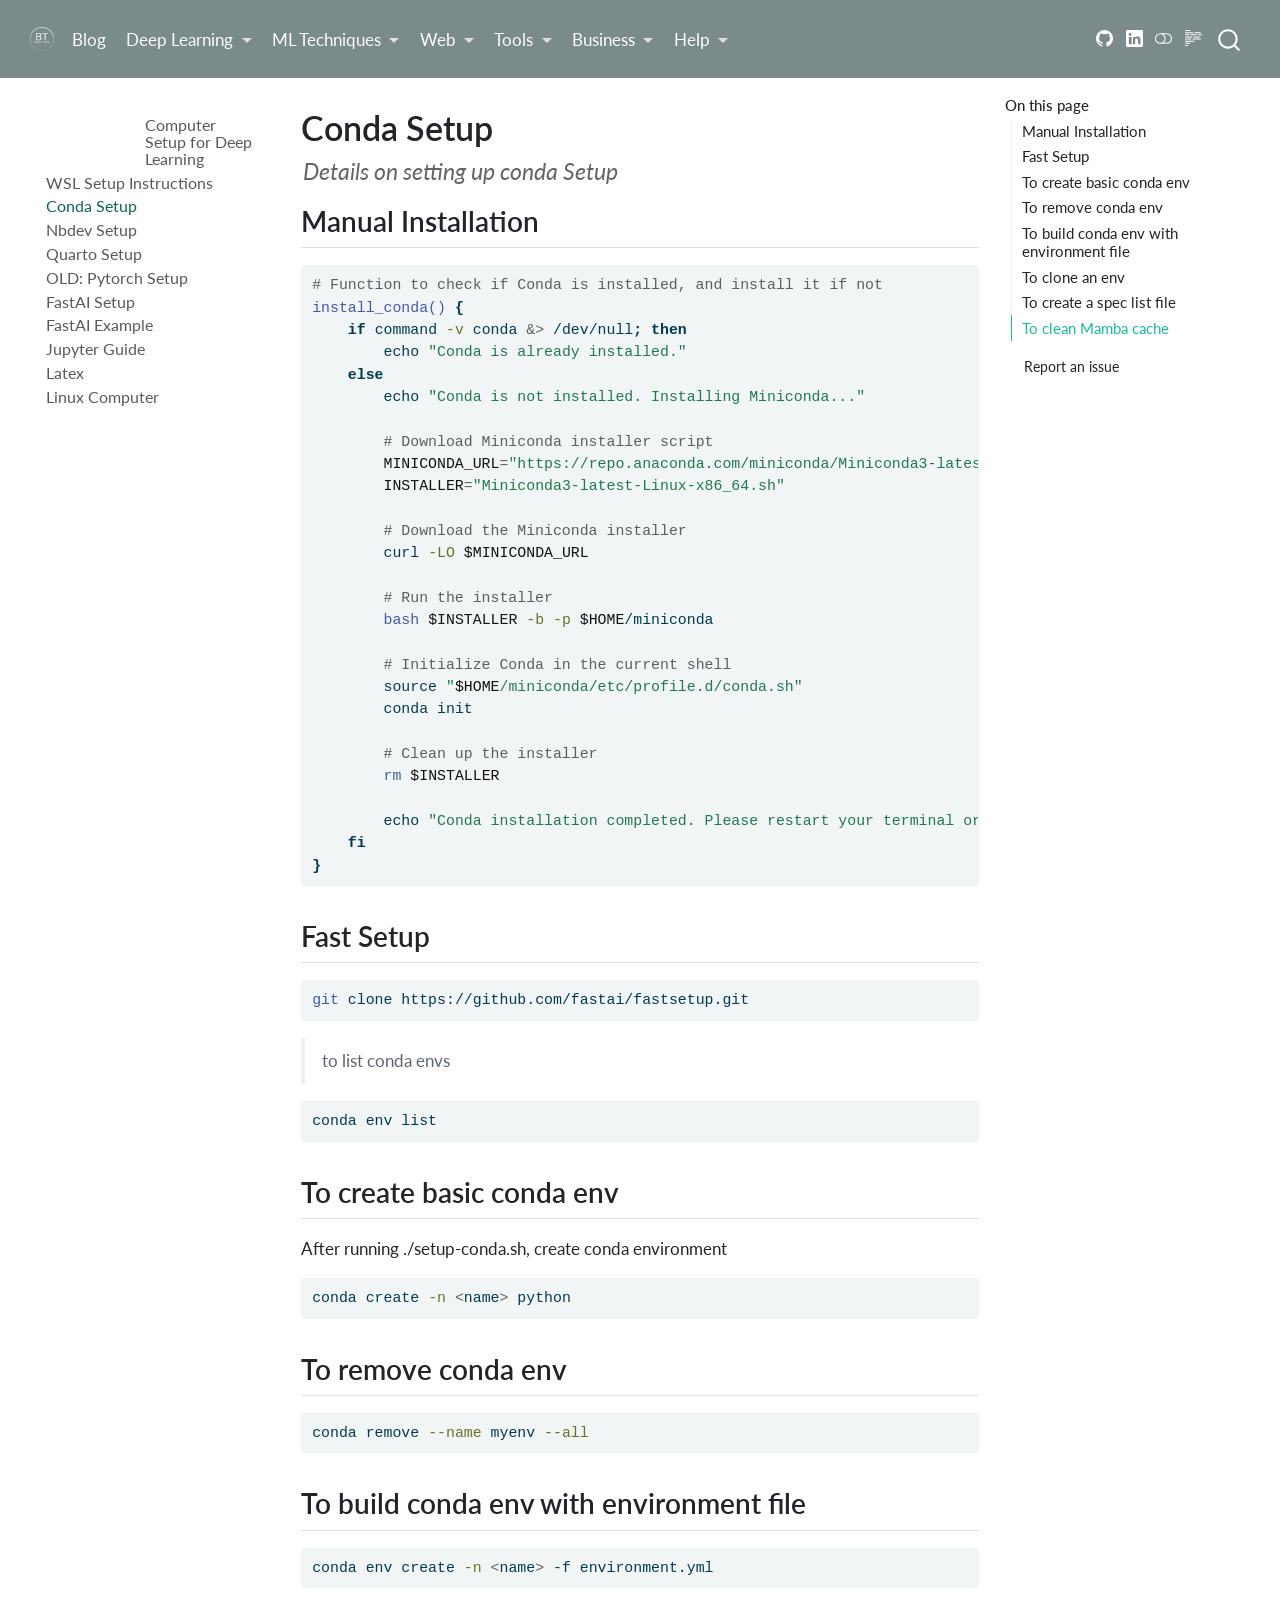
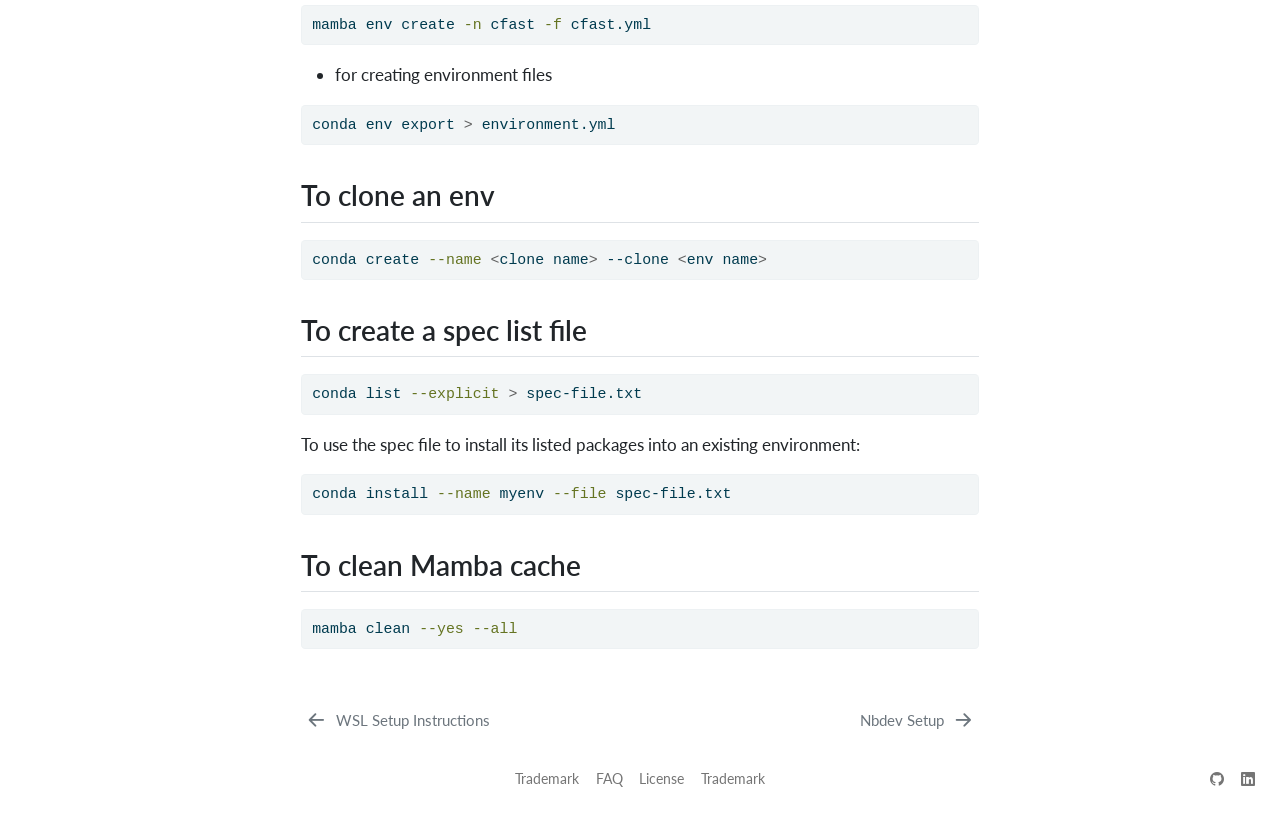
<file: conda_setup.html>
<!DOCTYPE html>
<html xmlns="http://www.w3.org/1999/xhtml" lang="en" xml:lang="en"><head>

<meta charset="utf-8">
<meta name="generator" content="quarto-1.5.57">

<meta name="viewport" content="width=device-width, initial-scale=1.0, user-scalable=yes">

<meta name="description" content="Details on setting up conda Setup">

<title>Conda Setup – Setup</title>
<style>
code{white-space: pre-wrap;}
span.smallcaps{font-variant: small-caps;}
div.columns{display: flex; gap: min(4vw, 1.5em);}
div.column{flex: auto; overflow-x: auto;}
div.hanging-indent{margin-left: 1.5em; text-indent: -1.5em;}
ul.task-list{list-style: none;}
ul.task-list li input[type="checkbox"] {
  width: 0.8em;
  margin: 0 0.8em 0.2em -1em; /* quarto-specific, see https://github.com/quarto-dev/quarto-cli/issues/4556 */ 
  vertical-align: middle;
}
/* CSS for syntax highlighting */
pre > code.sourceCode { white-space: pre; position: relative; }
pre > code.sourceCode > span { line-height: 1.25; }
pre > code.sourceCode > span:empty { height: 1.2em; }
.sourceCode { overflow: visible; }
code.sourceCode > span { color: inherit; text-decoration: inherit; }
div.sourceCode { margin: 1em 0; }
pre.sourceCode { margin: 0; }
@media screen {
div.sourceCode { overflow: auto; }
}
@media print {
pre > code.sourceCode { white-space: pre-wrap; }
pre > code.sourceCode > span { display: inline-block; text-indent: -5em; padding-left: 5em; }
}
pre.numberSource code
  { counter-reset: source-line 0; }
pre.numberSource code > span
  { position: relative; left: -4em; counter-increment: source-line; }
pre.numberSource code > span > a:first-child::before
  { content: counter(source-line);
    position: relative; left: -1em; text-align: right; vertical-align: baseline;
    border: none; display: inline-block;
    -webkit-touch-callout: none; -webkit-user-select: none;
    -khtml-user-select: none; -moz-user-select: none;
    -ms-user-select: none; user-select: none;
    padding: 0 4px; width: 4em;
  }
pre.numberSource { margin-left: 3em;  padding-left: 4px; }
div.sourceCode
  {   }
@media screen {
pre > code.sourceCode > span > a:first-child::before { text-decoration: underline; }
}
</style>


<script src="site_libs/quarto-nav/quarto-nav.js"></script>
<script src="site_libs/quarto-nav/headroom.min.js"></script>
<script src="site_libs/clipboard/clipboard.min.js"></script>
<script src="site_libs/quarto-search/autocomplete.umd.js"></script>
<script src="site_libs/quarto-search/fuse.min.js"></script>
<script src="site_libs/quarto-search/quarto-search.js"></script>
<meta name="quarto:offset" content="./">
<link href="./nbdev_setup.html" rel="next">
<link href="./wsl_setup.html" rel="prev">
<link href="./favi.svg" rel="icon" type="image/svg+xml">
<script src="site_libs/quarto-html/quarto.js"></script>
<script src="site_libs/quarto-html/popper.min.js"></script>
<script src="site_libs/quarto-html/tippy.umd.min.js"></script>
<script src="site_libs/quarto-html/anchor.min.js"></script>
<link href="site_libs/quarto-html/tippy.css" rel="stylesheet">
<link href="site_libs/quarto-html/quarto-syntax-highlighting.css" rel="stylesheet" class="quarto-color-scheme" id="quarto-text-highlighting-styles">
<link href="site_libs/quarto-html/quarto-syntax-highlighting-dark.css" rel="prefetch" class="quarto-color-scheme quarto-color-alternate" id="quarto-text-highlighting-styles">
<script src="site_libs/bootstrap/bootstrap.min.js"></script>
<link href="site_libs/bootstrap/bootstrap-icons.css" rel="stylesheet">
<link href="site_libs/bootstrap/bootstrap.min.css" rel="stylesheet" class="quarto-color-scheme" id="quarto-bootstrap" data-mode="light">
<link href="site_libs/bootstrap/bootstrap-dark.min.css" rel="prefetch" class="quarto-color-scheme quarto-color-alternate" id="quarto-bootstrap" data-mode="dark">
<script id="quarto-search-options" type="application/json">{
  "location": "navbar",
  "copy-button": false,
  "collapse-after": 3,
  "panel-placement": "end",
  "type": "overlay",
  "limit": 50,
  "keyboard-shortcut": [
    "f",
    "/",
    "s"
  ],
  "language": {
    "search-no-results-text": "No results",
    "search-matching-documents-text": "matching documents",
    "search-copy-link-title": "Copy link to search",
    "search-hide-matches-text": "Hide additional matches",
    "search-more-match-text": "more match in this document",
    "search-more-matches-text": "more matches in this document",
    "search-clear-button-title": "Clear",
    "search-text-placeholder": "",
    "search-detached-cancel-button-title": "Cancel",
    "search-submit-button-title": "Submit",
    "search-label": "Search"
  }
}</script>


<link rel="stylesheet" href="styles.css">
<meta property="og:title" content="Conda Setup – Setup">
<meta property="og:description" content="Details on setting up conda Setup">
<meta property="og:image" content="https://bthek1.github.io/Computer_Setup//bthek1/Logo.svg">
<meta property="og:site_name" content="Setup">
<meta name="twitter:title" content="Conda Setup – Setup">
<meta name="twitter:description" content="Details on setting up conda Setup">
<meta name="twitter:image" content="https://bthek1.github.io/Computer_Setup//bthek1/Logo.svg">
<meta name="twitter:card" content="summary_large_image">
</head>

<body class="nav-sidebar floating nav-fixed">

<div id="quarto-search-results"></div>
  <header id="quarto-header" class="headroom fixed-top">
    <nav class="navbar navbar-expand-lg " data-bs-theme="dark">
      <div class="navbar-container container-fluid">
      <div class="navbar-brand-container mx-auto">
    <a href="./index.html" class="navbar-brand navbar-brand-logo">
    <img src="./Logo.svg" alt="Quarto logo." class="navbar-logo">
    </a>
  </div>
            <div id="quarto-search" class="" title="Search"></div>
          <button class="navbar-toggler" type="button" data-bs-toggle="collapse" data-bs-target="#navbarCollapse" aria-controls="navbarCollapse" role="menu" aria-expanded="false" aria-label="Toggle navigation" onclick="if (window.quartoToggleHeadroom) { window.quartoToggleHeadroom(); }">
  <span class="navbar-toggler-icon"></span>
</button>
          <div class="collapse navbar-collapse" id="navbarCollapse">
            <ul class="navbar-nav navbar-nav-scroll me-auto">
  <li class="nav-item">
    <a class="nav-link" href="https://bthek1.github.io/B_Blog/"> 
<span class="menu-text">Blog</span></a>
  </li>  
  <li class="nav-item dropdown ">
    <a class="nav-link dropdown-toggle" href="#" id="nav-menu-deep-learning" role="link" data-bs-toggle="dropdown" aria-expanded="false">
 <span class="menu-text">Deep Learning</span>
    </a>
    <ul class="dropdown-menu" aria-labelledby="nav-menu-deep-learning">    
        <li>
    <a class="dropdown-item" href="https://bthek1.github.io/FastAI_course/">
 <span class="dropdown-text">Fast AI course</span></a>
  </li>  
        <li>
    <a class="dropdown-item" href="https://bthek1.github.io/DL_methods/">
 <span class="dropdown-text">DL Methods</span></a>
  </li>  
        <li>
    <a class="dropdown-item" href="https://bthek1.github.io/Research/">
 <span class="dropdown-text">Research</span></a>
  </li>  
    </ul>
  </li>
  <li class="nav-item dropdown ">
    <a class="nav-link dropdown-toggle" href="#" id="nav-menu-ml-techniques" role="link" data-bs-toggle="dropdown" aria-expanded="false">
 <span class="menu-text">ML Techniques</span>
    </a>
    <ul class="dropdown-menu" aria-labelledby="nav-menu-ml-techniques">    
        <li>
    <a class="dropdown-item" href="https://bthek1.github.io/ML_methods/">
 <span class="dropdown-text">ML Methods</span></a>
  </li>  
        <li>
    <a class="dropdown-item" href="https://bthek1.github.io/TimeSeriesML/">
 <span class="dropdown-text">Time series</span></a>
  </li>  
    </ul>
  </li>
  <li class="nav-item dropdown ">
    <a class="nav-link dropdown-toggle" href="#" id="nav-menu-web" role="link" data-bs-toggle="dropdown" aria-expanded="false">
 <span class="menu-text">Web</span>
    </a>
    <ul class="dropdown-menu" aria-labelledby="nav-menu-web">    
        <li>
    <a class="dropdown-item" href="https://bthek1.github.io/WEB_doc/">
 <span class="dropdown-text">Web Development</span></a>
  </li>  
        <li>
    <a class="dropdown-item" href="https://bthek1.github.io/Front_End/">
 <span class="dropdown-text">Front End</span></a>
  </li>  
        <li>
    <a class="dropdown-item" href="https://bthek1.github.io/Back_End/">
 <span class="dropdown-text">Back End</span></a>
  </li>  
        <li>
    <a class="dropdown-item" href="https://bthek1.github.io/Docker_Containers/">
 <span class="dropdown-text">Docker Containers</span></a>
  </li>  
    </ul>
  </li>
  <li class="nav-item dropdown ">
    <a class="nav-link dropdown-toggle" href="#" id="nav-menu-tools" role="link" data-bs-toggle="dropdown" aria-expanded="false">
 <span class="menu-text">Tools</span>
    </a>
    <ul class="dropdown-menu" aria-labelledby="nav-menu-tools">    
        <li>
    <a class="dropdown-item" href="https://bthek1.github.io/Software_Tools/">
 <span class="dropdown-text">Software Tools</span></a>
  </li>  
        <li>
    <a class="dropdown-item" href="https://bthek1.github.io/Python_Libs/">
 <span class="dropdown-text">Python Libraries</span></a>
  </li>  
        <li>
    <a class="dropdown-item" href="https://bthek1.github.io/nbdevAuto/">
 <span class="dropdown-text">Nbdev Automation</span></a>
  </li>  
        <li>
    <a class="dropdown-item" href="https://bthek1.github.io/Computer_Setup/">
 <span class="dropdown-text">Computer Setup</span></a>
  </li>  
    </ul>
  </li>
  <li class="nav-item dropdown ">
    <a class="nav-link dropdown-toggle" href="#" id="nav-menu-business" role="link" data-bs-toggle="dropdown" aria-expanded="false">
 <span class="menu-text">Business</span>
    </a>
    <ul class="dropdown-menu" aria-labelledby="nav-menu-business">    
        <li>
    <a class="dropdown-item" href="https://bthek1.github.io/Business_doc/">
 <span class="dropdown-text">Business Doc</span></a>
  </li>  
        <li>
    <a class="dropdown-item" href="https://bthek1.github.io/Philosophy_doc/">
 <span class="dropdown-text">Ideas Doc</span></a>
  </li>  
        <li>
    <a class="dropdown-item" href="https://bthek1.github.io/Finances/">
 <span class="dropdown-text">Finances</span></a>
  </li>  
        <li>
    <a class="dropdown-item" href="https://bthek1.github.io/Other/">
 <span class="dropdown-text">Other</span></a>
  </li>  
    </ul>
  </li>
  <li class="nav-item dropdown ">
    <a class="nav-link dropdown-toggle" href="#" id="nav-menu-help" role="link" data-bs-toggle="dropdown" aria-expanded="false">
 <span class="menu-text">Help</span>
    </a>
    <ul class="dropdown-menu" aria-labelledby="nav-menu-help">    
        <li>
    <a class="dropdown-item" href="https://github.com/bthek1/B_Blog/issues"><i class="bi bi-bug" role="img">
</i> 
 <span class="dropdown-text">Report a Bug</span></a>
  </li>  
        <li>
    <a class="dropdown-item" href="https://github.com/bthek1/B_Blog/issues"><i class="bi bi-chat-right-text" role="img">
</i> 
 <span class="dropdown-text">Ask a Question</span></a>
  </li>  
        <li>
    <a class="dropdown-item" href="https://github.com/bthek1/B_Blog/issues"><i class="bi bi-question-circle" role="img">
</i> 
 <span class="dropdown-text">FAQ</span></a>
  </li>  
    </ul>
  </li>
</ul>
          </div> <!-- /navcollapse -->
            <div class="quarto-navbar-tools tools-wide">
    <a href="https://github.com/bthek1" title="" class="quarto-navigation-tool px-1" aria-label="Github"><i class="bi bi-github"></i></a>
    <a href="https://www.linkedin.com/in/benedict-thekkel/" title="" class="quarto-navigation-tool px-1" aria-label="Linkedin"><i class="bi bi-linkedin"></i></a>
  <a href="" class="quarto-color-scheme-toggle quarto-navigation-tool  px-1" onclick="window.quartoToggleColorScheme(); return false;" title="Toggle dark mode"><i class="bi"></i></a>
  <a href="" class="quarto-reader-toggle quarto-navigation-tool px-1" onclick="window.quartoToggleReader(); return false;" title="Toggle reader mode">
  <div class="quarto-reader-toggle-btn">
  <i class="bi"></i>
  </div>
</a>
</div>
      </div> <!-- /container-fluid -->
    </nav>
  <nav class="quarto-secondary-nav">
    <div class="container-fluid d-flex">
      <button type="button" class="quarto-btn-toggle btn" data-bs-toggle="collapse" role="button" data-bs-target=".quarto-sidebar-collapse-item" aria-controls="quarto-sidebar" aria-expanded="false" aria-label="Toggle sidebar navigation" onclick="if (window.quartoToggleHeadroom) { window.quartoToggleHeadroom(); }">
        <i class="bi bi-layout-text-sidebar-reverse"></i>
      </button>
        <nav class="quarto-page-breadcrumbs" aria-label="breadcrumb"><ol class="breadcrumb"><li class="breadcrumb-item"><a href="./conda_setup.html">Conda Setup</a></li></ol></nav>
        <a class="flex-grow-1" role="navigation" data-bs-toggle="collapse" data-bs-target=".quarto-sidebar-collapse-item" aria-controls="quarto-sidebar" aria-expanded="false" aria-label="Toggle sidebar navigation" onclick="if (window.quartoToggleHeadroom) { window.quartoToggleHeadroom(); }">      
        </a>
    </div>
  </nav>
</header>
<!-- content -->
<div id="quarto-content" class="quarto-container page-columns page-rows-contents page-layout-article page-navbar">
<!-- sidebar -->
  <nav id="quarto-sidebar" class="sidebar collapse collapse-horizontal quarto-sidebar-collapse-item sidebar-navigation floating overflow-auto">
    <div class="sidebar-menu-container"> 
    <ul class="list-unstyled mt-1">
        <li class="sidebar-item">
  <div class="sidebar-item-container"> 
  <a href="./index.html" class="sidebar-item-text sidebar-link">
 <span class="menu-text"><a href="https://bthek1.github.io/Computer_Setup/">Computer Setup for Deep Learning</a></span></a>
  </div>
</li>
        <li class="sidebar-item">
  <div class="sidebar-item-container"> 
  <a href="./wsl_setup.html" class="sidebar-item-text sidebar-link">
 <span class="menu-text">WSL Setup Instructions</span></a>
  </div>
</li>
        <li class="sidebar-item">
  <div class="sidebar-item-container"> 
  <a href="./conda_setup.html" class="sidebar-item-text sidebar-link active">
 <span class="menu-text">Conda Setup</span></a>
  </div>
</li>
        <li class="sidebar-item">
  <div class="sidebar-item-container"> 
  <a href="./nbdev_setup.html" class="sidebar-item-text sidebar-link">
 <span class="menu-text">Nbdev Setup</span></a>
  </div>
</li>
        <li class="sidebar-item">
  <div class="sidebar-item-container"> 
  <a href="./quarto_setup.html" class="sidebar-item-text sidebar-link">
 <span class="menu-text">Quarto Setup</span></a>
  </div>
</li>
        <li class="sidebar-item">
  <div class="sidebar-item-container"> 
  <a href="./pytorch_setup.html" class="sidebar-item-text sidebar-link">
 <span class="menu-text">OLD: Pytorch Setup</span></a>
  </div>
</li>
        <li class="sidebar-item">
  <div class="sidebar-item-container"> 
  <a href="./fastai_setup.html" class="sidebar-item-text sidebar-link">
 <span class="menu-text">FastAI Setup</span></a>
  </div>
</li>
        <li class="sidebar-item">
  <div class="sidebar-item-container"> 
  <a href="./fastaiexample.html" class="sidebar-item-text sidebar-link">
 <span class="menu-text">FastAI Example</span></a>
  </div>
</li>
        <li class="sidebar-item">
  <div class="sidebar-item-container"> 
  <a href="./jupyter_guide.html" class="sidebar-item-text sidebar-link">
 <span class="menu-text">Jupyter Guide</span></a>
  </div>
</li>
        <li class="sidebar-item">
  <div class="sidebar-item-container"> 
  <a href="./latex_setup.html" class="sidebar-item-text sidebar-link">
 <span class="menu-text">Latex</span></a>
  </div>
</li>
        <li class="sidebar-item">
  <div class="sidebar-item-container"> 
  <a href="./linux_computer.html" class="sidebar-item-text sidebar-link">
 <span class="menu-text">Linux Computer</span></a>
  </div>
</li>
    </ul>
    </div>
</nav>
<div id="quarto-sidebar-glass" class="quarto-sidebar-collapse-item" data-bs-toggle="collapse" data-bs-target=".quarto-sidebar-collapse-item"></div>
<!-- margin-sidebar -->
    <div id="quarto-margin-sidebar" class="sidebar margin-sidebar">
        <nav id="TOC" role="doc-toc" class="toc-active">
    <h2 id="toc-title">On this page</h2>
   
  <ul>
  <li><a href="#manual-installation" id="toc-manual-installation" class="nav-link active" data-scroll-target="#manual-installation">Manual Installation</a></li>
  <li><a href="#fast-setup" id="toc-fast-setup" class="nav-link" data-scroll-target="#fast-setup">Fast Setup</a></li>
  <li><a href="#to-create-basic-conda-env" id="toc-to-create-basic-conda-env" class="nav-link" data-scroll-target="#to-create-basic-conda-env">To create basic conda env</a></li>
  <li><a href="#to-remove-conda-env" id="toc-to-remove-conda-env" class="nav-link" data-scroll-target="#to-remove-conda-env">To remove conda env</a></li>
  <li><a href="#to-build-conda-env-with-environment-file" id="toc-to-build-conda-env-with-environment-file" class="nav-link" data-scroll-target="#to-build-conda-env-with-environment-file">To build conda env with environment file</a></li>
  <li><a href="#to-clone-an-env" id="toc-to-clone-an-env" class="nav-link" data-scroll-target="#to-clone-an-env">To clone an env</a></li>
  <li><a href="#to-create-a-spec-list-file" id="toc-to-create-a-spec-list-file" class="nav-link" data-scroll-target="#to-create-a-spec-list-file">To create a spec list file</a></li>
  <li><a href="#to-clean-mamba-cache" id="toc-to-clean-mamba-cache" class="nav-link" data-scroll-target="#to-clean-mamba-cache">To clean Mamba cache</a></li>
  </ul>
<div class="toc-actions"><ul><li><a href="https://bthek1.github.io/Computer_Setup/issues/new" class="toc-action"><i class="bi empty"></i>Report an issue</a></li></ul></div></nav>
    </div>
<!-- main -->
<main class="content" id="quarto-document-content">

<header id="title-block-header" class="quarto-title-block default">
<div class="quarto-title">
<h1 class="title">Conda Setup</h1>
</div>

<div>
  <div class="description">
    Details on setting up conda Setup
  </div>
</div>


<div class="quarto-title-meta">

    
  
    
  </div>
  


</header>


<!-- WARNING: THIS FILE WAS AUTOGENERATED! DO NOT EDIT! -->
<section id="manual-installation" class="level2">
<h2 class="anchored" data-anchor-id="manual-installation">Manual Installation</h2>
<div class="sourceCode" id="cb1"><pre class="sourceCode bash code-with-copy"><code class="sourceCode bash"><span id="cb1-1"><a href="#cb1-1" aria-hidden="true" tabindex="-1"></a><span class="co"># Function to check if Conda is installed, and install it if not</span></span>
<span id="cb1-2"><a href="#cb1-2" aria-hidden="true" tabindex="-1"></a><span class="fu">install_conda()</span> <span class="kw">{</span></span>
<span id="cb1-3"><a href="#cb1-3" aria-hidden="true" tabindex="-1"></a>    <span class="cf">if</span> <span class="bu">command</span> <span class="at">-v</span> conda <span class="op">&amp;&gt;</span> /dev/null<span class="kw">;</span> <span class="cf">then</span></span>
<span id="cb1-4"><a href="#cb1-4" aria-hidden="true" tabindex="-1"></a>        <span class="bu">echo</span> <span class="st">"Conda is already installed."</span></span>
<span id="cb1-5"><a href="#cb1-5" aria-hidden="true" tabindex="-1"></a>    <span class="cf">else</span></span>
<span id="cb1-6"><a href="#cb1-6" aria-hidden="true" tabindex="-1"></a>        <span class="bu">echo</span> <span class="st">"Conda is not installed. Installing Miniconda..."</span></span>
<span id="cb1-7"><a href="#cb1-7" aria-hidden="true" tabindex="-1"></a>        </span>
<span id="cb1-8"><a href="#cb1-8" aria-hidden="true" tabindex="-1"></a>        <span class="co"># Download Miniconda installer script</span></span>
<span id="cb1-9"><a href="#cb1-9" aria-hidden="true" tabindex="-1"></a>        <span class="va">MINICONDA_URL</span><span class="op">=</span><span class="st">"https://repo.anaconda.com/miniconda/Miniconda3-latest-Linux-x86_64.sh"</span></span>
<span id="cb1-10"><a href="#cb1-10" aria-hidden="true" tabindex="-1"></a>        <span class="va">INSTALLER</span><span class="op">=</span><span class="st">"Miniconda3-latest-Linux-x86_64.sh"</span></span>
<span id="cb1-11"><a href="#cb1-11" aria-hidden="true" tabindex="-1"></a>        </span>
<span id="cb1-12"><a href="#cb1-12" aria-hidden="true" tabindex="-1"></a>        <span class="co"># Download the Miniconda installer</span></span>
<span id="cb1-13"><a href="#cb1-13" aria-hidden="true" tabindex="-1"></a>        <span class="ex">curl</span> <span class="at">-LO</span> <span class="va">$MINICONDA_URL</span></span>
<span id="cb1-14"><a href="#cb1-14" aria-hidden="true" tabindex="-1"></a></span>
<span id="cb1-15"><a href="#cb1-15" aria-hidden="true" tabindex="-1"></a>        <span class="co"># Run the installer</span></span>
<span id="cb1-16"><a href="#cb1-16" aria-hidden="true" tabindex="-1"></a>        <span class="fu">bash</span> <span class="va">$INSTALLER</span> <span class="at">-b</span> <span class="at">-p</span> <span class="va">$HOME</span>/miniconda</span>
<span id="cb1-17"><a href="#cb1-17" aria-hidden="true" tabindex="-1"></a>        </span>
<span id="cb1-18"><a href="#cb1-18" aria-hidden="true" tabindex="-1"></a>        <span class="co"># Initialize Conda in the current shell</span></span>
<span id="cb1-19"><a href="#cb1-19" aria-hidden="true" tabindex="-1"></a>        <span class="bu">source</span> <span class="st">"</span><span class="va">$HOME</span><span class="st">/miniconda/etc/profile.d/conda.sh"</span></span>
<span id="cb1-20"><a href="#cb1-20" aria-hidden="true" tabindex="-1"></a>        <span class="ex">conda</span> init</span>
<span id="cb1-21"><a href="#cb1-21" aria-hidden="true" tabindex="-1"></a>        </span>
<span id="cb1-22"><a href="#cb1-22" aria-hidden="true" tabindex="-1"></a>        <span class="co"># Clean up the installer</span></span>
<span id="cb1-23"><a href="#cb1-23" aria-hidden="true" tabindex="-1"></a>        <span class="fu">rm</span> <span class="va">$INSTALLER</span></span>
<span id="cb1-24"><a href="#cb1-24" aria-hidden="true" tabindex="-1"></a></span>
<span id="cb1-25"><a href="#cb1-25" aria-hidden="true" tabindex="-1"></a>        <span class="bu">echo</span> <span class="st">"Conda installation completed. Please restart your terminal or run 'source ~/.bashrc' to activate Conda."</span></span>
<span id="cb1-26"><a href="#cb1-26" aria-hidden="true" tabindex="-1"></a>    <span class="cf">fi</span></span>
<span id="cb1-27"><a href="#cb1-27" aria-hidden="true" tabindex="-1"></a><span class="kw">}</span></span></code><button title="Copy to Clipboard" class="code-copy-button"><i class="bi"></i></button></pre></div>
</section>
<section id="fast-setup" class="level2">
<h2 class="anchored" data-anchor-id="fast-setup">Fast Setup</h2>
<div class="sourceCode" id="cb2"><pre class="sourceCode sh code-with-copy"><code class="sourceCode bash"><span id="cb2-1"><a href="#cb2-1" aria-hidden="true" tabindex="-1"></a><span class="fu">git</span> clone https://github.com/fastai/fastsetup.git</span></code><button title="Copy to Clipboard" class="code-copy-button"><i class="bi"></i></button></pre></div>
<blockquote class="blockquote">
<p>to list conda envs</p>
</blockquote>
<div class="sourceCode" id="cb3"><pre class="sourceCode sh code-with-copy"><code class="sourceCode bash"><span id="cb3-1"><a href="#cb3-1" aria-hidden="true" tabindex="-1"></a><span class="ex">conda</span> env list</span></code><button title="Copy to Clipboard" class="code-copy-button"><i class="bi"></i></button></pre></div>
</section>
<section id="to-create-basic-conda-env" class="level2">
<h2 class="anchored" data-anchor-id="to-create-basic-conda-env">To create basic conda env</h2>
<p>After running ./setup-conda.sh, create conda environment</p>
<div class="sourceCode" id="cb4"><pre class="sourceCode sh code-with-copy"><code class="sourceCode bash"><span id="cb4-1"><a href="#cb4-1" aria-hidden="true" tabindex="-1"></a><span class="ex">conda</span> create <span class="at">-n</span> <span class="op">&lt;</span>name<span class="op">&gt;</span> python</span></code><button title="Copy to Clipboard" class="code-copy-button"><i class="bi"></i></button></pre></div>
</section>
<section id="to-remove-conda-env" class="level2">
<h2 class="anchored" data-anchor-id="to-remove-conda-env">To remove conda env</h2>
<div class="sourceCode" id="cb5"><pre class="sourceCode sh code-with-copy"><code class="sourceCode bash"><span id="cb5-1"><a href="#cb5-1" aria-hidden="true" tabindex="-1"></a><span class="ex">conda</span> remove <span class="at">--name</span> myenv <span class="at">--all</span></span></code><button title="Copy to Clipboard" class="code-copy-button"><i class="bi"></i></button></pre></div>
</section>
<section id="to-build-conda-env-with-environment-file" class="level2">
<h2 class="anchored" data-anchor-id="to-build-conda-env-with-environment-file">To build conda env with environment file</h2>
<div class="sourceCode" id="cb6"><pre class="sourceCode sh code-with-copy"><code class="sourceCode bash"><span id="cb6-1"><a href="#cb6-1" aria-hidden="true" tabindex="-1"></a><span class="ex">conda</span> env create <span class="at">-n</span> <span class="op">&lt;</span>name<span class="op">&gt;</span> -f environment.yml</span></code><button title="Copy to Clipboard" class="code-copy-button"><i class="bi"></i></button></pre></div>
<div class="sourceCode" id="cb7"><pre class="sourceCode sh code-with-copy"><code class="sourceCode bash"><span id="cb7-1"><a href="#cb7-1" aria-hidden="true" tabindex="-1"></a><span class="ex">mamba</span> env create <span class="at">-n</span> cfast <span class="at">-f</span> cfast.yml</span></code><button title="Copy to Clipboard" class="code-copy-button"><i class="bi"></i></button></pre></div>
<ul>
<li>for creating environment files</li>
</ul>
<div class="sourceCode" id="cb8"><pre class="sourceCode sh code-with-copy"><code class="sourceCode bash"><span id="cb8-1"><a href="#cb8-1" aria-hidden="true" tabindex="-1"></a><span class="ex">conda</span> env export <span class="op">&gt;</span> environment.yml</span></code><button title="Copy to Clipboard" class="code-copy-button"><i class="bi"></i></button></pre></div>
</section>
<section id="to-clone-an-env" class="level2">
<h2 class="anchored" data-anchor-id="to-clone-an-env">To clone an env</h2>
<div class="sourceCode" id="cb9"><pre class="sourceCode sh code-with-copy"><code class="sourceCode bash"><span id="cb9-1"><a href="#cb9-1" aria-hidden="true" tabindex="-1"></a><span class="ex">conda</span> create <span class="at">--name</span> <span class="op">&lt;</span>clone name<span class="op">&gt;</span> --clone <span class="op">&lt;</span>env name<span class="op">&gt;</span></span></code><button title="Copy to Clipboard" class="code-copy-button"><i class="bi"></i></button></pre></div>
</section>
<section id="to-create-a-spec-list-file" class="level2">
<h2 class="anchored" data-anchor-id="to-create-a-spec-list-file">To create a spec list file</h2>
<div class="sourceCode" id="cb10"><pre class="sourceCode sh code-with-copy"><code class="sourceCode bash"><span id="cb10-1"><a href="#cb10-1" aria-hidden="true" tabindex="-1"></a><span class="ex">conda</span> list <span class="at">--explicit</span> <span class="op">&gt;</span> spec-file.txt</span></code><button title="Copy to Clipboard" class="code-copy-button"><i class="bi"></i></button></pre></div>
<p>To use the spec file to install its listed packages into an existing environment:</p>
<div class="sourceCode" id="cb11"><pre class="sourceCode sh code-with-copy"><code class="sourceCode bash"><span id="cb11-1"><a href="#cb11-1" aria-hidden="true" tabindex="-1"></a><span class="ex">conda</span> install <span class="at">--name</span> myenv <span class="at">--file</span> spec-file.txt</span></code><button title="Copy to Clipboard" class="code-copy-button"><i class="bi"></i></button></pre></div>
</section>
<section id="to-clean-mamba-cache" class="level2">
<h2 class="anchored" data-anchor-id="to-clean-mamba-cache">To clean Mamba cache</h2>
<div class="sourceCode" id="cb12"><pre class="sourceCode sh code-with-copy"><code class="sourceCode bash"><span id="cb12-1"><a href="#cb12-1" aria-hidden="true" tabindex="-1"></a><span class="ex">mamba</span> clean <span class="at">--yes</span> <span class="at">--all</span></span></code><button title="Copy to Clipboard" class="code-copy-button"><i class="bi"></i></button></pre></div>


</section>

<a onclick="window.scrollTo(0, 0); return false;" role="button" id="quarto-back-to-top"><i class="bi bi-arrow-up"></i> Back to top</a></main> <!-- /main -->
<script id="quarto-html-after-body" type="application/javascript">
window.document.addEventListener("DOMContentLoaded", function (event) {
  const toggleBodyColorMode = (bsSheetEl) => {
    const mode = bsSheetEl.getAttribute("data-mode");
    const bodyEl = window.document.querySelector("body");
    if (mode === "dark") {
      bodyEl.classList.add("quarto-dark");
      bodyEl.classList.remove("quarto-light");
    } else {
      bodyEl.classList.add("quarto-light");
      bodyEl.classList.remove("quarto-dark");
    }
  }
  const toggleBodyColorPrimary = () => {
    const bsSheetEl = window.document.querySelector("link#quarto-bootstrap");
    if (bsSheetEl) {
      toggleBodyColorMode(bsSheetEl);
    }
  }
  toggleBodyColorPrimary();  
  const disableStylesheet = (stylesheets) => {
    for (let i=0; i < stylesheets.length; i++) {
      const stylesheet = stylesheets[i];
      stylesheet.rel = 'prefetch';
    }
  }
  const enableStylesheet = (stylesheets) => {
    for (let i=0; i < stylesheets.length; i++) {
      const stylesheet = stylesheets[i];
      stylesheet.rel = 'stylesheet';
    }
  }
  const manageTransitions = (selector, allowTransitions) => {
    const els = window.document.querySelectorAll(selector);
    for (let i=0; i < els.length; i++) {
      const el = els[i];
      if (allowTransitions) {
        el.classList.remove('notransition');
      } else {
        el.classList.add('notransition');
      }
    }
  }
  const toggleGiscusIfUsed = (isAlternate, darkModeDefault) => {
    const baseTheme = document.querySelector('#giscus-base-theme')?.value ?? 'light';
    const alternateTheme = document.querySelector('#giscus-alt-theme')?.value ?? 'dark';
    let newTheme = '';
    if(darkModeDefault) {
      newTheme = isAlternate ? baseTheme : alternateTheme;
    } else {
      newTheme = isAlternate ? alternateTheme : baseTheme;
    }
    const changeGiscusTheme = () => {
      // From: https://github.com/giscus/giscus/issues/336
      const sendMessage = (message) => {
        const iframe = document.querySelector('iframe.giscus-frame');
        if (!iframe) return;
        iframe.contentWindow.postMessage({ giscus: message }, 'https://giscus.app');
      }
      sendMessage({
        setConfig: {
          theme: newTheme
        }
      });
    }
    const isGiscussLoaded = window.document.querySelector('iframe.giscus-frame') !== null;
    if (isGiscussLoaded) {
      changeGiscusTheme();
    }
  }
  const toggleColorMode = (alternate) => {
    // Switch the stylesheets
    const alternateStylesheets = window.document.querySelectorAll('link.quarto-color-scheme.quarto-color-alternate');
    manageTransitions('#quarto-margin-sidebar .nav-link', false);
    if (alternate) {
      enableStylesheet(alternateStylesheets);
      for (const sheetNode of alternateStylesheets) {
        if (sheetNode.id === "quarto-bootstrap") {
          toggleBodyColorMode(sheetNode);
        }
      }
    } else {
      disableStylesheet(alternateStylesheets);
      toggleBodyColorPrimary();
    }
    manageTransitions('#quarto-margin-sidebar .nav-link', true);
    // Switch the toggles
    const toggles = window.document.querySelectorAll('.quarto-color-scheme-toggle');
    for (let i=0; i < toggles.length; i++) {
      const toggle = toggles[i];
      if (toggle) {
        if (alternate) {
          toggle.classList.add("alternate");     
        } else {
          toggle.classList.remove("alternate");
        }
      }
    }
    // Hack to workaround the fact that safari doesn't
    // properly recolor the scrollbar when toggling (#1455)
    if (navigator.userAgent.indexOf('Safari') > 0 && navigator.userAgent.indexOf('Chrome') == -1) {
      manageTransitions("body", false);
      window.scrollTo(0, 1);
      setTimeout(() => {
        window.scrollTo(0, 0);
        manageTransitions("body", true);
      }, 40);  
    }
  }
  const isFileUrl = () => { 
    return window.location.protocol === 'file:';
  }
  const hasAlternateSentinel = () => {  
    let styleSentinel = getColorSchemeSentinel();
    if (styleSentinel !== null) {
      return styleSentinel === "alternate";
    } else {
      return false;
    }
  }
  const setStyleSentinel = (alternate) => {
    const value = alternate ? "alternate" : "default";
    if (!isFileUrl()) {
      window.localStorage.setItem("quarto-color-scheme", value);
    } else {
      localAlternateSentinel = value;
    }
  }
  const getColorSchemeSentinel = () => {
    if (!isFileUrl()) {
      const storageValue = window.localStorage.getItem("quarto-color-scheme");
      return storageValue != null ? storageValue : localAlternateSentinel;
    } else {
      return localAlternateSentinel;
    }
  }
  const darkModeDefault = false;
  let localAlternateSentinel = darkModeDefault ? 'alternate' : 'default';
  // Dark / light mode switch
  window.quartoToggleColorScheme = () => {
    // Read the current dark / light value 
    let toAlternate = !hasAlternateSentinel();
    toggleColorMode(toAlternate);
    setStyleSentinel(toAlternate);
    toggleGiscusIfUsed(toAlternate, darkModeDefault);
  };
  // Ensure there is a toggle, if there isn't float one in the top right
  if (window.document.querySelector('.quarto-color-scheme-toggle') === null) {
    const a = window.document.createElement('a');
    a.classList.add('top-right');
    a.classList.add('quarto-color-scheme-toggle');
    a.href = "";
    a.onclick = function() { try { window.quartoToggleColorScheme(); } catch {} return false; };
    const i = window.document.createElement("i");
    i.classList.add('bi');
    a.appendChild(i);
    window.document.body.appendChild(a);
  }
  // Switch to dark mode if need be
  if (hasAlternateSentinel()) {
    toggleColorMode(true);
  } else {
    toggleColorMode(false);
  }
  const icon = "";
  const anchorJS = new window.AnchorJS();
  anchorJS.options = {
    placement: 'right',
    icon: icon
  };
  anchorJS.add('.anchored');
  const isCodeAnnotation = (el) => {
    for (const clz of el.classList) {
      if (clz.startsWith('code-annotation-')) {                     
        return true;
      }
    }
    return false;
  }
  const onCopySuccess = function(e) {
    // button target
    const button = e.trigger;
    // don't keep focus
    button.blur();
    // flash "checked"
    button.classList.add('code-copy-button-checked');
    var currentTitle = button.getAttribute("title");
    button.setAttribute("title", "Copied!");
    let tooltip;
    if (window.bootstrap) {
      button.setAttribute("data-bs-toggle", "tooltip");
      button.setAttribute("data-bs-placement", "left");
      button.setAttribute("data-bs-title", "Copied!");
      tooltip = new bootstrap.Tooltip(button, 
        { trigger: "manual", 
          customClass: "code-copy-button-tooltip",
          offset: [0, -8]});
      tooltip.show();    
    }
    setTimeout(function() {
      if (tooltip) {
        tooltip.hide();
        button.removeAttribute("data-bs-title");
        button.removeAttribute("data-bs-toggle");
        button.removeAttribute("data-bs-placement");
      }
      button.setAttribute("title", currentTitle);
      button.classList.remove('code-copy-button-checked');
    }, 1000);
    // clear code selection
    e.clearSelection();
  }
  const getTextToCopy = function(trigger) {
      const codeEl = trigger.previousElementSibling.cloneNode(true);
      for (const childEl of codeEl.children) {
        if (isCodeAnnotation(childEl)) {
          childEl.remove();
        }
      }
      return codeEl.innerText;
  }
  const clipboard = new window.ClipboardJS('.code-copy-button:not([data-in-quarto-modal])', {
    text: getTextToCopy
  });
  clipboard.on('success', onCopySuccess);
  if (window.document.getElementById('quarto-embedded-source-code-modal')) {
    // For code content inside modals, clipBoardJS needs to be initialized with a container option
    // TODO: Check when it could be a function (https://github.com/zenorocha/clipboard.js/issues/860)
    const clipboardModal = new window.ClipboardJS('.code-copy-button[data-in-quarto-modal]', {
      text: getTextToCopy,
      container: window.document.getElementById('quarto-embedded-source-code-modal')
    });
    clipboardModal.on('success', onCopySuccess);
  }
    var localhostRegex = new RegExp(/^(?:http|https):\/\/localhost\:?[0-9]*\//);
    var mailtoRegex = new RegExp(/^mailto:/);
      var filterRegex = new RegExp("https:\/\/bthek1\.github\.io\/Computer_Setup\/\/bthek1");
    var isInternal = (href) => {
        return filterRegex.test(href) || localhostRegex.test(href) || mailtoRegex.test(href);
    }
    // Inspect non-navigation links and adorn them if external
 	var links = window.document.querySelectorAll('a[href]:not(.nav-link):not(.navbar-brand):not(.toc-action):not(.sidebar-link):not(.sidebar-item-toggle):not(.pagination-link):not(.no-external):not([aria-hidden]):not(.dropdown-item):not(.quarto-navigation-tool):not(.about-link)');
    for (var i=0; i<links.length; i++) {
      const link = links[i];
      if (!isInternal(link.href)) {
        // undo the damage that might have been done by quarto-nav.js in the case of
        // links that we want to consider external
        if (link.dataset.originalHref !== undefined) {
          link.href = link.dataset.originalHref;
        }
      }
    }
  function tippyHover(el, contentFn, onTriggerFn, onUntriggerFn) {
    const config = {
      allowHTML: true,
      maxWidth: 500,
      delay: 100,
      arrow: false,
      appendTo: function(el) {
          return el.parentElement;
      },
      interactive: true,
      interactiveBorder: 10,
      theme: 'quarto',
      placement: 'bottom-start',
    };
    if (contentFn) {
      config.content = contentFn;
    }
    if (onTriggerFn) {
      config.onTrigger = onTriggerFn;
    }
    if (onUntriggerFn) {
      config.onUntrigger = onUntriggerFn;
    }
    window.tippy(el, config); 
  }
  const noterefs = window.document.querySelectorAll('a[role="doc-noteref"]');
  for (var i=0; i<noterefs.length; i++) {
    const ref = noterefs[i];
    tippyHover(ref, function() {
      // use id or data attribute instead here
      let href = ref.getAttribute('data-footnote-href') || ref.getAttribute('href');
      try { href = new URL(href).hash; } catch {}
      const id = href.replace(/^#\/?/, "");
      const note = window.document.getElementById(id);
      if (note) {
        return note.innerHTML;
      } else {
        return "";
      }
    });
  }
  const xrefs = window.document.querySelectorAll('a.quarto-xref');
  const processXRef = (id, note) => {
    // Strip column container classes
    const stripColumnClz = (el) => {
      el.classList.remove("page-full", "page-columns");
      if (el.children) {
        for (const child of el.children) {
          stripColumnClz(child);
        }
      }
    }
    stripColumnClz(note)
    if (id === null || id.startsWith('sec-')) {
      // Special case sections, only their first couple elements
      const container = document.createElement("div");
      if (note.children && note.children.length > 2) {
        container.appendChild(note.children[0].cloneNode(true));
        for (let i = 1; i < note.children.length; i++) {
          const child = note.children[i];
          if (child.tagName === "P" && child.innerText === "") {
            continue;
          } else {
            container.appendChild(child.cloneNode(true));
            break;
          }
        }
        if (window.Quarto?.typesetMath) {
          window.Quarto.typesetMath(container);
        }
        return container.innerHTML
      } else {
        if (window.Quarto?.typesetMath) {
          window.Quarto.typesetMath(note);
        }
        return note.innerHTML;
      }
    } else {
      // Remove any anchor links if they are present
      const anchorLink = note.querySelector('a.anchorjs-link');
      if (anchorLink) {
        anchorLink.remove();
      }
      if (window.Quarto?.typesetMath) {
        window.Quarto.typesetMath(note);
      }
      // TODO in 1.5, we should make sure this works without a callout special case
      if (note.classList.contains("callout")) {
        return note.outerHTML;
      } else {
        return note.innerHTML;
      }
    }
  }
  for (var i=0; i<xrefs.length; i++) {
    const xref = xrefs[i];
    tippyHover(xref, undefined, function(instance) {
      instance.disable();
      let url = xref.getAttribute('href');
      let hash = undefined; 
      if (url.startsWith('#')) {
        hash = url;
      } else {
        try { hash = new URL(url).hash; } catch {}
      }
      if (hash) {
        const id = hash.replace(/^#\/?/, "");
        const note = window.document.getElementById(id);
        if (note !== null) {
          try {
            const html = processXRef(id, note.cloneNode(true));
            instance.setContent(html);
          } finally {
            instance.enable();
            instance.show();
          }
        } else {
          // See if we can fetch this
          fetch(url.split('#')[0])
          .then(res => res.text())
          .then(html => {
            const parser = new DOMParser();
            const htmlDoc = parser.parseFromString(html, "text/html");
            const note = htmlDoc.getElementById(id);
            if (note !== null) {
              const html = processXRef(id, note);
              instance.setContent(html);
            } 
          }).finally(() => {
            instance.enable();
            instance.show();
          });
        }
      } else {
        // See if we can fetch a full url (with no hash to target)
        // This is a special case and we should probably do some content thinning / targeting
        fetch(url)
        .then(res => res.text())
        .then(html => {
          const parser = new DOMParser();
          const htmlDoc = parser.parseFromString(html, "text/html");
          const note = htmlDoc.querySelector('main.content');
          if (note !== null) {
            // This should only happen for chapter cross references
            // (since there is no id in the URL)
            // remove the first header
            if (note.children.length > 0 && note.children[0].tagName === "HEADER") {
              note.children[0].remove();
            }
            const html = processXRef(null, note);
            instance.setContent(html);
          } 
        }).finally(() => {
          instance.enable();
          instance.show();
        });
      }
    }, function(instance) {
    });
  }
      let selectedAnnoteEl;
      const selectorForAnnotation = ( cell, annotation) => {
        let cellAttr = 'data-code-cell="' + cell + '"';
        let lineAttr = 'data-code-annotation="' +  annotation + '"';
        const selector = 'span[' + cellAttr + '][' + lineAttr + ']';
        return selector;
      }
      const selectCodeLines = (annoteEl) => {
        const doc = window.document;
        const targetCell = annoteEl.getAttribute("data-target-cell");
        const targetAnnotation = annoteEl.getAttribute("data-target-annotation");
        const annoteSpan = window.document.querySelector(selectorForAnnotation(targetCell, targetAnnotation));
        const lines = annoteSpan.getAttribute("data-code-lines").split(",");
        const lineIds = lines.map((line) => {
          return targetCell + "-" + line;
        })
        let top = null;
        let height = null;
        let parent = null;
        if (lineIds.length > 0) {
            //compute the position of the single el (top and bottom and make a div)
            const el = window.document.getElementById(lineIds[0]);
            top = el.offsetTop;
            height = el.offsetHeight;
            parent = el.parentElement.parentElement;
          if (lineIds.length > 1) {
            const lastEl = window.document.getElementById(lineIds[lineIds.length - 1]);
            const bottom = lastEl.offsetTop + lastEl.offsetHeight;
            height = bottom - top;
          }
          if (top !== null && height !== null && parent !== null) {
            // cook up a div (if necessary) and position it 
            let div = window.document.getElementById("code-annotation-line-highlight");
            if (div === null) {
              div = window.document.createElement("div");
              div.setAttribute("id", "code-annotation-line-highlight");
              div.style.position = 'absolute';
              parent.appendChild(div);
            }
            div.style.top = top - 2 + "px";
            div.style.height = height + 4 + "px";
            div.style.left = 0;
            let gutterDiv = window.document.getElementById("code-annotation-line-highlight-gutter");
            if (gutterDiv === null) {
              gutterDiv = window.document.createElement("div");
              gutterDiv.setAttribute("id", "code-annotation-line-highlight-gutter");
              gutterDiv.style.position = 'absolute';
              const codeCell = window.document.getElementById(targetCell);
              const gutter = codeCell.querySelector('.code-annotation-gutter');
              gutter.appendChild(gutterDiv);
            }
            gutterDiv.style.top = top - 2 + "px";
            gutterDiv.style.height = height + 4 + "px";
          }
          selectedAnnoteEl = annoteEl;
        }
      };
      const unselectCodeLines = () => {
        const elementsIds = ["code-annotation-line-highlight", "code-annotation-line-highlight-gutter"];
        elementsIds.forEach((elId) => {
          const div = window.document.getElementById(elId);
          if (div) {
            div.remove();
          }
        });
        selectedAnnoteEl = undefined;
      };
        // Handle positioning of the toggle
    window.addEventListener(
      "resize",
      throttle(() => {
        elRect = undefined;
        if (selectedAnnoteEl) {
          selectCodeLines(selectedAnnoteEl);
        }
      }, 10)
    );
    function throttle(fn, ms) {
    let throttle = false;
    let timer;
      return (...args) => {
        if(!throttle) { // first call gets through
            fn.apply(this, args);
            throttle = true;
        } else { // all the others get throttled
            if(timer) clearTimeout(timer); // cancel #2
            timer = setTimeout(() => {
              fn.apply(this, args);
              timer = throttle = false;
            }, ms);
        }
      };
    }
      // Attach click handler to the DT
      const annoteDls = window.document.querySelectorAll('dt[data-target-cell]');
      for (const annoteDlNode of annoteDls) {
        annoteDlNode.addEventListener('click', (event) => {
          const clickedEl = event.target;
          if (clickedEl !== selectedAnnoteEl) {
            unselectCodeLines();
            const activeEl = window.document.querySelector('dt[data-target-cell].code-annotation-active');
            if (activeEl) {
              activeEl.classList.remove('code-annotation-active');
            }
            selectCodeLines(clickedEl);
            clickedEl.classList.add('code-annotation-active');
          } else {
            // Unselect the line
            unselectCodeLines();
            clickedEl.classList.remove('code-annotation-active');
          }
        });
      }
  const findCites = (el) => {
    const parentEl = el.parentElement;
    if (parentEl) {
      const cites = parentEl.dataset.cites;
      if (cites) {
        return {
          el,
          cites: cites.split(' ')
        };
      } else {
        return findCites(el.parentElement)
      }
    } else {
      return undefined;
    }
  };
  var bibliorefs = window.document.querySelectorAll('a[role="doc-biblioref"]');
  for (var i=0; i<bibliorefs.length; i++) {
    const ref = bibliorefs[i];
    const citeInfo = findCites(ref);
    if (citeInfo) {
      tippyHover(citeInfo.el, function() {
        var popup = window.document.createElement('div');
        citeInfo.cites.forEach(function(cite) {
          var citeDiv = window.document.createElement('div');
          citeDiv.classList.add('hanging-indent');
          citeDiv.classList.add('csl-entry');
          var biblioDiv = window.document.getElementById('ref-' + cite);
          if (biblioDiv) {
            citeDiv.innerHTML = biblioDiv.innerHTML;
          }
          popup.appendChild(citeDiv);
        });
        return popup.innerHTML;
      });
    }
  }
});
</script>
<script src="https://utteranc.es/client.js" repo="quarto-dev/quarto-web" issue-term="pathname" theme="github-light" crossorigin="anonymous" async="">
</script>
<nav class="page-navigation">
  <div class="nav-page nav-page-previous">
      <a href="./wsl_setup.html" class="pagination-link" aria-label="WSL Setup Instructions">
        <i class="bi bi-arrow-left-short"></i> <span class="nav-page-text">WSL Setup Instructions</span>
      </a>          
  </div>
  <div class="nav-page nav-page-next">
      <a href="./nbdev_setup.html" class="pagination-link" aria-label="Nbdev Setup">
        <span class="nav-page-text">Nbdev Setup</span> <i class="bi bi-arrow-right-short"></i>
      </a>
  </div>
</nav>
</div> <!-- /content -->
<footer class="footer">
  <div class="nav-footer">
    <div class="nav-footer-left">
      &nbsp;
    </div>   
    <div class="nav-footer-center">
      <ul class="footer-items list-unstyled">
    <li class="nav-item">
    <a class="nav-link active" href="./index.html" aria-current="page">
<p>Trademark</p>
</a>
  </li>  
    <li class="nav-item">
    <a class="nav-link" href="https://github.com/bthek1/B_Blog/issues">
<p>FAQ</p>
</a>
  </li>  
    <li class="nav-item">
    <a class="nav-link" href="https://bthek1.github.io/benedicts_blog/Index.html">
<p>License</p>
</a>
  </li>  
    <li class="nav-item">
    <a class="nav-link" href="./index.html">
<p>Trademark</p>
</a>
  </li>  
</ul>
    <div class="toc-actions d-sm-block d-md-none"><ul><li><a href="https://bthek1.github.io/Computer_Setup/issues/new" class="toc-action"><i class="bi empty"></i>Report an issue</a></li></ul></div></div>
    <div class="nav-footer-right">
      <ul class="footer-items list-unstyled">
    <li class="nav-item compact">
    <a class="nav-link" href="https://github.com/bthek1">
      <i class="bi bi-github" role="img" aria-label="Github">
</i> 
    </a>
  </li>  
    <li class="nav-item compact">
    <a class="nav-link" href="https://www.linkedin.com/in/benedict-thekkel/">
      <i class="bi bi-linkedin" role="img" aria-label="Linkedin">
</i> 
    </a>
  </li>  
</ul>
    </div>
  </div>
</footer>




</body></html>
</file>
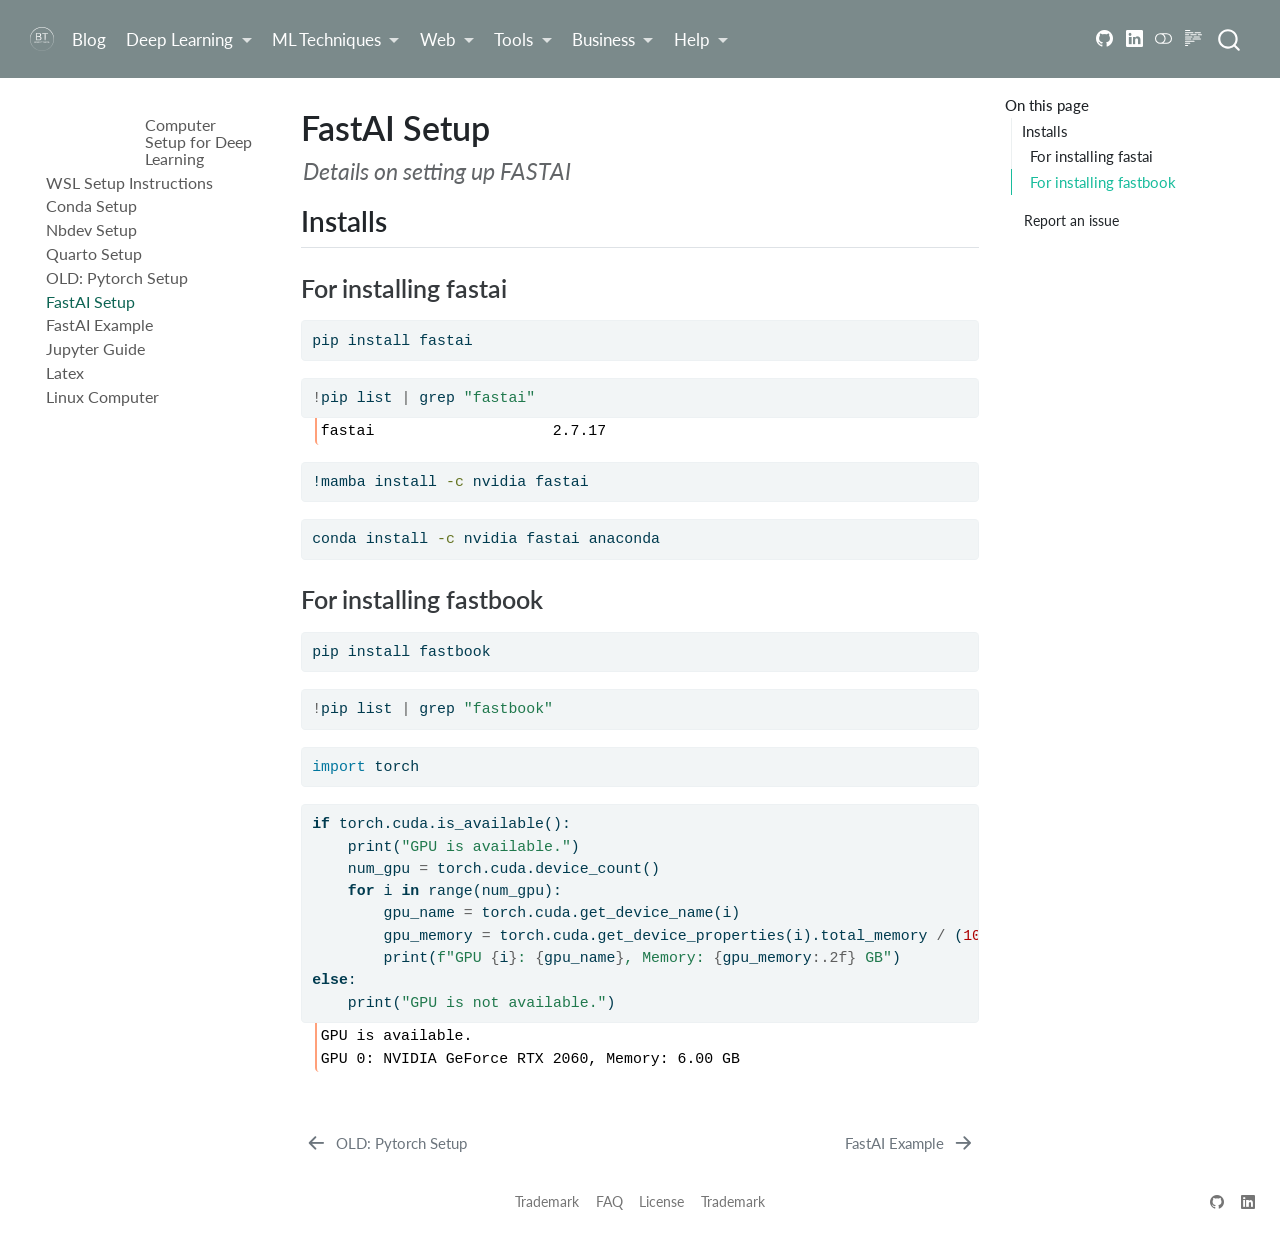
<file: fastai_setup.html>
<!DOCTYPE html>
<html xmlns="http://www.w3.org/1999/xhtml" lang="en" xml:lang="en"><head>

<meta charset="utf-8">
<meta name="generator" content="quarto-1.5.57">

<meta name="viewport" content="width=device-width, initial-scale=1.0, user-scalable=yes">

<meta name="description" content="Details on setting up FASTAI">

<title>FastAI Setup – Setup</title>
<style>
code{white-space: pre-wrap;}
span.smallcaps{font-variant: small-caps;}
div.columns{display: flex; gap: min(4vw, 1.5em);}
div.column{flex: auto; overflow-x: auto;}
div.hanging-indent{margin-left: 1.5em; text-indent: -1.5em;}
ul.task-list{list-style: none;}
ul.task-list li input[type="checkbox"] {
  width: 0.8em;
  margin: 0 0.8em 0.2em -1em; /* quarto-specific, see https://github.com/quarto-dev/quarto-cli/issues/4556 */ 
  vertical-align: middle;
}
/* CSS for syntax highlighting */
pre > code.sourceCode { white-space: pre; position: relative; }
pre > code.sourceCode > span { line-height: 1.25; }
pre > code.sourceCode > span:empty { height: 1.2em; }
.sourceCode { overflow: visible; }
code.sourceCode > span { color: inherit; text-decoration: inherit; }
div.sourceCode { margin: 1em 0; }
pre.sourceCode { margin: 0; }
@media screen {
div.sourceCode { overflow: auto; }
}
@media print {
pre > code.sourceCode { white-space: pre-wrap; }
pre > code.sourceCode > span { display: inline-block; text-indent: -5em; padding-left: 5em; }
}
pre.numberSource code
  { counter-reset: source-line 0; }
pre.numberSource code > span
  { position: relative; left: -4em; counter-increment: source-line; }
pre.numberSource code > span > a:first-child::before
  { content: counter(source-line);
    position: relative; left: -1em; text-align: right; vertical-align: baseline;
    border: none; display: inline-block;
    -webkit-touch-callout: none; -webkit-user-select: none;
    -khtml-user-select: none; -moz-user-select: none;
    -ms-user-select: none; user-select: none;
    padding: 0 4px; width: 4em;
  }
pre.numberSource { margin-left: 3em;  padding-left: 4px; }
div.sourceCode
  {   }
@media screen {
pre > code.sourceCode > span > a:first-child::before { text-decoration: underline; }
}
</style>


<script src="site_libs/quarto-nav/quarto-nav.js"></script>
<script src="site_libs/quarto-nav/headroom.min.js"></script>
<script src="site_libs/clipboard/clipboard.min.js"></script>
<script src="site_libs/quarto-search/autocomplete.umd.js"></script>
<script src="site_libs/quarto-search/fuse.min.js"></script>
<script src="site_libs/quarto-search/quarto-search.js"></script>
<meta name="quarto:offset" content="./">
<link href="./fastaiexample.html" rel="next">
<link href="./pytorch_setup.html" rel="prev">
<link href="./favi.svg" rel="icon" type="image/svg+xml">
<script src="site_libs/quarto-html/quarto.js"></script>
<script src="site_libs/quarto-html/popper.min.js"></script>
<script src="site_libs/quarto-html/tippy.umd.min.js"></script>
<script src="site_libs/quarto-html/anchor.min.js"></script>
<link href="site_libs/quarto-html/tippy.css" rel="stylesheet">
<link href="site_libs/quarto-html/quarto-syntax-highlighting.css" rel="stylesheet" class="quarto-color-scheme" id="quarto-text-highlighting-styles">
<link href="site_libs/quarto-html/quarto-syntax-highlighting-dark.css" rel="prefetch" class="quarto-color-scheme quarto-color-alternate" id="quarto-text-highlighting-styles">
<script src="site_libs/bootstrap/bootstrap.min.js"></script>
<link href="site_libs/bootstrap/bootstrap-icons.css" rel="stylesheet">
<link href="site_libs/bootstrap/bootstrap.min.css" rel="stylesheet" class="quarto-color-scheme" id="quarto-bootstrap" data-mode="light">
<link href="site_libs/bootstrap/bootstrap-dark.min.css" rel="prefetch" class="quarto-color-scheme quarto-color-alternate" id="quarto-bootstrap" data-mode="dark">
<script id="quarto-search-options" type="application/json">{
  "location": "navbar",
  "copy-button": false,
  "collapse-after": 3,
  "panel-placement": "end",
  "type": "overlay",
  "limit": 50,
  "keyboard-shortcut": [
    "f",
    "/",
    "s"
  ],
  "language": {
    "search-no-results-text": "No results",
    "search-matching-documents-text": "matching documents",
    "search-copy-link-title": "Copy link to search",
    "search-hide-matches-text": "Hide additional matches",
    "search-more-match-text": "more match in this document",
    "search-more-matches-text": "more matches in this document",
    "search-clear-button-title": "Clear",
    "search-text-placeholder": "",
    "search-detached-cancel-button-title": "Cancel",
    "search-submit-button-title": "Submit",
    "search-label": "Search"
  }
}</script>


<link rel="stylesheet" href="styles.css">
<meta property="og:title" content="FastAI Setup – Setup">
<meta property="og:description" content="Details on setting up FASTAI">
<meta property="og:image" content="https://bthek1.github.io/Computer_Setup//bthek1/Logo.svg">
<meta property="og:site_name" content="Setup">
<meta name="twitter:title" content="FastAI Setup – Setup">
<meta name="twitter:description" content="Details on setting up FASTAI">
<meta name="twitter:image" content="https://bthek1.github.io/Computer_Setup//bthek1/Logo.svg">
<meta name="twitter:card" content="summary_large_image">
</head>

<body class="nav-sidebar floating nav-fixed">

<div id="quarto-search-results"></div>
  <header id="quarto-header" class="headroom fixed-top">
    <nav class="navbar navbar-expand-lg " data-bs-theme="dark">
      <div class="navbar-container container-fluid">
      <div class="navbar-brand-container mx-auto">
    <a href="./index.html" class="navbar-brand navbar-brand-logo">
    <img src="./Logo.svg" alt="Quarto logo." class="navbar-logo">
    </a>
  </div>
            <div id="quarto-search" class="" title="Search"></div>
          <button class="navbar-toggler" type="button" data-bs-toggle="collapse" data-bs-target="#navbarCollapse" aria-controls="navbarCollapse" role="menu" aria-expanded="false" aria-label="Toggle navigation" onclick="if (window.quartoToggleHeadroom) { window.quartoToggleHeadroom(); }">
  <span class="navbar-toggler-icon"></span>
</button>
          <div class="collapse navbar-collapse" id="navbarCollapse">
            <ul class="navbar-nav navbar-nav-scroll me-auto">
  <li class="nav-item">
    <a class="nav-link" href="https://bthek1.github.io/B_Blog/"> 
<span class="menu-text">Blog</span></a>
  </li>  
  <li class="nav-item dropdown ">
    <a class="nav-link dropdown-toggle" href="#" id="nav-menu-deep-learning" role="link" data-bs-toggle="dropdown" aria-expanded="false">
 <span class="menu-text">Deep Learning</span>
    </a>
    <ul class="dropdown-menu" aria-labelledby="nav-menu-deep-learning">    
        <li>
    <a class="dropdown-item" href="https://bthek1.github.io/FastAI_course/">
 <span class="dropdown-text">Fast AI course</span></a>
  </li>  
        <li>
    <a class="dropdown-item" href="https://bthek1.github.io/DL_methods/">
 <span class="dropdown-text">DL Methods</span></a>
  </li>  
        <li>
    <a class="dropdown-item" href="https://bthek1.github.io/Research/">
 <span class="dropdown-text">Research</span></a>
  </li>  
    </ul>
  </li>
  <li class="nav-item dropdown ">
    <a class="nav-link dropdown-toggle" href="#" id="nav-menu-ml-techniques" role="link" data-bs-toggle="dropdown" aria-expanded="false">
 <span class="menu-text">ML Techniques</span>
    </a>
    <ul class="dropdown-menu" aria-labelledby="nav-menu-ml-techniques">    
        <li>
    <a class="dropdown-item" href="https://bthek1.github.io/ML_methods/">
 <span class="dropdown-text">ML Methods</span></a>
  </li>  
        <li>
    <a class="dropdown-item" href="https://bthek1.github.io/TimeSeriesML/">
 <span class="dropdown-text">Time series</span></a>
  </li>  
    </ul>
  </li>
  <li class="nav-item dropdown ">
    <a class="nav-link dropdown-toggle" href="#" id="nav-menu-web" role="link" data-bs-toggle="dropdown" aria-expanded="false">
 <span class="menu-text">Web</span>
    </a>
    <ul class="dropdown-menu" aria-labelledby="nav-menu-web">    
        <li>
    <a class="dropdown-item" href="https://bthek1.github.io/WEB_doc/">
 <span class="dropdown-text">Web Development</span></a>
  </li>  
        <li>
    <a class="dropdown-item" href="https://bthek1.github.io/Front_End/">
 <span class="dropdown-text">Front End</span></a>
  </li>  
        <li>
    <a class="dropdown-item" href="https://bthek1.github.io/Back_End/">
 <span class="dropdown-text">Back End</span></a>
  </li>  
        <li>
    <a class="dropdown-item" href="https://bthek1.github.io/Docker_Containers/">
 <span class="dropdown-text">Docker Containers</span></a>
  </li>  
    </ul>
  </li>
  <li class="nav-item dropdown ">
    <a class="nav-link dropdown-toggle" href="#" id="nav-menu-tools" role="link" data-bs-toggle="dropdown" aria-expanded="false">
 <span class="menu-text">Tools</span>
    </a>
    <ul class="dropdown-menu" aria-labelledby="nav-menu-tools">    
        <li>
    <a class="dropdown-item" href="https://bthek1.github.io/Software_Tools/">
 <span class="dropdown-text">Software Tools</span></a>
  </li>  
        <li>
    <a class="dropdown-item" href="https://bthek1.github.io/Python_Libs/">
 <span class="dropdown-text">Python Libraries</span></a>
  </li>  
        <li>
    <a class="dropdown-item" href="https://bthek1.github.io/nbdevAuto/">
 <span class="dropdown-text">Nbdev Automation</span></a>
  </li>  
        <li>
    <a class="dropdown-item" href="https://bthek1.github.io/Computer_Setup/">
 <span class="dropdown-text">Computer Setup</span></a>
  </li>  
    </ul>
  </li>
  <li class="nav-item dropdown ">
    <a class="nav-link dropdown-toggle" href="#" id="nav-menu-business" role="link" data-bs-toggle="dropdown" aria-expanded="false">
 <span class="menu-text">Business</span>
    </a>
    <ul class="dropdown-menu" aria-labelledby="nav-menu-business">    
        <li>
    <a class="dropdown-item" href="https://bthek1.github.io/Business_doc/">
 <span class="dropdown-text">Business Doc</span></a>
  </li>  
        <li>
    <a class="dropdown-item" href="https://bthek1.github.io/Philosophy_doc/">
 <span class="dropdown-text">Ideas Doc</span></a>
  </li>  
        <li>
    <a class="dropdown-item" href="https://bthek1.github.io/Finances/">
 <span class="dropdown-text">Finances</span></a>
  </li>  
        <li>
    <a class="dropdown-item" href="https://bthek1.github.io/Other/">
 <span class="dropdown-text">Other</span></a>
  </li>  
    </ul>
  </li>
  <li class="nav-item dropdown ">
    <a class="nav-link dropdown-toggle" href="#" id="nav-menu-help" role="link" data-bs-toggle="dropdown" aria-expanded="false">
 <span class="menu-text">Help</span>
    </a>
    <ul class="dropdown-menu" aria-labelledby="nav-menu-help">    
        <li>
    <a class="dropdown-item" href="https://github.com/bthek1/B_Blog/issues"><i class="bi bi-bug" role="img">
</i> 
 <span class="dropdown-text">Report a Bug</span></a>
  </li>  
        <li>
    <a class="dropdown-item" href="https://github.com/bthek1/B_Blog/issues"><i class="bi bi-chat-right-text" role="img">
</i> 
 <span class="dropdown-text">Ask a Question</span></a>
  </li>  
        <li>
    <a class="dropdown-item" href="https://github.com/bthek1/B_Blog/issues"><i class="bi bi-question-circle" role="img">
</i> 
 <span class="dropdown-text">FAQ</span></a>
  </li>  
    </ul>
  </li>
</ul>
          </div> <!-- /navcollapse -->
            <div class="quarto-navbar-tools tools-wide">
    <a href="https://github.com/bthek1" title="" class="quarto-navigation-tool px-1" aria-label="Github"><i class="bi bi-github"></i></a>
    <a href="https://www.linkedin.com/in/benedict-thekkel/" title="" class="quarto-navigation-tool px-1" aria-label="Linkedin"><i class="bi bi-linkedin"></i></a>
  <a href="" class="quarto-color-scheme-toggle quarto-navigation-tool  px-1" onclick="window.quartoToggleColorScheme(); return false;" title="Toggle dark mode"><i class="bi"></i></a>
  <a href="" class="quarto-reader-toggle quarto-navigation-tool px-1" onclick="window.quartoToggleReader(); return false;" title="Toggle reader mode">
  <div class="quarto-reader-toggle-btn">
  <i class="bi"></i>
  </div>
</a>
</div>
      </div> <!-- /container-fluid -->
    </nav>
  <nav class="quarto-secondary-nav">
    <div class="container-fluid d-flex">
      <button type="button" class="quarto-btn-toggle btn" data-bs-toggle="collapse" role="button" data-bs-target=".quarto-sidebar-collapse-item" aria-controls="quarto-sidebar" aria-expanded="false" aria-label="Toggle sidebar navigation" onclick="if (window.quartoToggleHeadroom) { window.quartoToggleHeadroom(); }">
        <i class="bi bi-layout-text-sidebar-reverse"></i>
      </button>
        <nav class="quarto-page-breadcrumbs" aria-label="breadcrumb"><ol class="breadcrumb"><li class="breadcrumb-item"><a href="./fastai_setup.html">FastAI Setup</a></li></ol></nav>
        <a class="flex-grow-1" role="navigation" data-bs-toggle="collapse" data-bs-target=".quarto-sidebar-collapse-item" aria-controls="quarto-sidebar" aria-expanded="false" aria-label="Toggle sidebar navigation" onclick="if (window.quartoToggleHeadroom) { window.quartoToggleHeadroom(); }">      
        </a>
    </div>
  </nav>
</header>
<!-- content -->
<div id="quarto-content" class="quarto-container page-columns page-rows-contents page-layout-article page-navbar">
<!-- sidebar -->
  <nav id="quarto-sidebar" class="sidebar collapse collapse-horizontal quarto-sidebar-collapse-item sidebar-navigation floating overflow-auto">
    <div class="sidebar-menu-container"> 
    <ul class="list-unstyled mt-1">
        <li class="sidebar-item">
  <div class="sidebar-item-container"> 
  <a href="./index.html" class="sidebar-item-text sidebar-link">
 <span class="menu-text"><a href="https://bthek1.github.io/Computer_Setup/">Computer Setup for Deep Learning</a></span></a>
  </div>
</li>
        <li class="sidebar-item">
  <div class="sidebar-item-container"> 
  <a href="./wsl_setup.html" class="sidebar-item-text sidebar-link">
 <span class="menu-text">WSL Setup Instructions</span></a>
  </div>
</li>
        <li class="sidebar-item">
  <div class="sidebar-item-container"> 
  <a href="./conda_setup.html" class="sidebar-item-text sidebar-link">
 <span class="menu-text">Conda Setup</span></a>
  </div>
</li>
        <li class="sidebar-item">
  <div class="sidebar-item-container"> 
  <a href="./nbdev_setup.html" class="sidebar-item-text sidebar-link">
 <span class="menu-text">Nbdev Setup</span></a>
  </div>
</li>
        <li class="sidebar-item">
  <div class="sidebar-item-container"> 
  <a href="./quarto_setup.html" class="sidebar-item-text sidebar-link">
 <span class="menu-text">Quarto Setup</span></a>
  </div>
</li>
        <li class="sidebar-item">
  <div class="sidebar-item-container"> 
  <a href="./pytorch_setup.html" class="sidebar-item-text sidebar-link">
 <span class="menu-text">OLD: Pytorch Setup</span></a>
  </div>
</li>
        <li class="sidebar-item">
  <div class="sidebar-item-container"> 
  <a href="./fastai_setup.html" class="sidebar-item-text sidebar-link active">
 <span class="menu-text">FastAI Setup</span></a>
  </div>
</li>
        <li class="sidebar-item">
  <div class="sidebar-item-container"> 
  <a href="./fastaiexample.html" class="sidebar-item-text sidebar-link">
 <span class="menu-text">FastAI Example</span></a>
  </div>
</li>
        <li class="sidebar-item">
  <div class="sidebar-item-container"> 
  <a href="./jupyter_guide.html" class="sidebar-item-text sidebar-link">
 <span class="menu-text">Jupyter Guide</span></a>
  </div>
</li>
        <li class="sidebar-item">
  <div class="sidebar-item-container"> 
  <a href="./latex_setup.html" class="sidebar-item-text sidebar-link">
 <span class="menu-text">Latex</span></a>
  </div>
</li>
        <li class="sidebar-item">
  <div class="sidebar-item-container"> 
  <a href="./linux_computer.html" class="sidebar-item-text sidebar-link">
 <span class="menu-text">Linux Computer</span></a>
  </div>
</li>
    </ul>
    </div>
</nav>
<div id="quarto-sidebar-glass" class="quarto-sidebar-collapse-item" data-bs-toggle="collapse" data-bs-target=".quarto-sidebar-collapse-item"></div>
<!-- margin-sidebar -->
    <div id="quarto-margin-sidebar" class="sidebar margin-sidebar">
        <nav id="TOC" role="doc-toc" class="toc-active">
    <h2 id="toc-title">On this page</h2>
   
  <ul>
  <li><a href="#installs" id="toc-installs" class="nav-link active" data-scroll-target="#installs">Installs</a>
  <ul class="collapse">
  <li><a href="#for-installing-fastai" id="toc-for-installing-fastai" class="nav-link" data-scroll-target="#for-installing-fastai">For installing fastai</a></li>
  <li><a href="#for-installing-fastbook" id="toc-for-installing-fastbook" class="nav-link" data-scroll-target="#for-installing-fastbook">For installing fastbook</a></li>
  </ul></li>
  </ul>
<div class="toc-actions"><ul><li><a href="https://bthek1.github.io/Computer_Setup/issues/new" class="toc-action"><i class="bi empty"></i>Report an issue</a></li></ul></div></nav>
    </div>
<!-- main -->
<main class="content" id="quarto-document-content">

<header id="title-block-header" class="quarto-title-block default">
<div class="quarto-title">
<h1 class="title">FastAI Setup</h1>
</div>

<div>
  <div class="description">
    Details on setting up FASTAI
  </div>
</div>


<div class="quarto-title-meta">

    
  
    
  </div>
  


</header>


<!-- WARNING: THIS FILE WAS AUTOGENERATED! DO NOT EDIT! -->
<section id="installs" class="level2">
<h2 class="anchored" data-anchor-id="installs">Installs</h2>
<section id="for-installing-fastai" class="level3">
<h3 class="anchored" data-anchor-id="for-installing-fastai">For installing fastai</h3>
<div class="sourceCode" id="cb1"><pre class="sourceCode sh code-with-copy"><code class="sourceCode bash"><span id="cb1-1"><a href="#cb1-1" aria-hidden="true" tabindex="-1"></a><span class="ex">pip</span> install fastai</span></code><button title="Copy to Clipboard" class="code-copy-button"><i class="bi"></i></button></pre></div>
<div id="269fd483-3d0d-4ff4-b0d1-fe1376c285d8" class="cell">
<div class="sourceCode cell-code" id="cb2"><pre class="sourceCode python code-with-copy"><code class="sourceCode python"><span id="cb2-1"><a href="#cb2-1" aria-hidden="true" tabindex="-1"></a><span class="op">!</span>pip <span class="bu">list</span> <span class="op">|</span> grep <span class="st">"fastai"</span></span></code><button title="Copy to Clipboard" class="code-copy-button"><i class="bi"></i></button></pre></div>
<div class="cell-output cell-output-stdout">
<pre><code>fastai                    2.7.17</code></pre>
</div>
</div>
<div class="sourceCode" id="cb4"><pre class="sourceCode sh code-with-copy"><code class="sourceCode bash"><span id="cb4-1"><a href="#cb4-1" aria-hidden="true" tabindex="-1"></a><span class="ex">!mamba</span> install <span class="at">-c</span> nvidia fastai</span></code><button title="Copy to Clipboard" class="code-copy-button"><i class="bi"></i></button></pre></div>
<div class="sourceCode" id="cb5"><pre class="sourceCode sh code-with-copy"><code class="sourceCode bash"><span id="cb5-1"><a href="#cb5-1" aria-hidden="true" tabindex="-1"></a><span class="ex">conda</span> install <span class="at">-c</span> nvidia fastai anaconda</span></code><button title="Copy to Clipboard" class="code-copy-button"><i class="bi"></i></button></pre></div>
</section>
<section id="for-installing-fastbook" class="level3">
<h3 class="anchored" data-anchor-id="for-installing-fastbook">For installing fastbook</h3>
<div class="sourceCode" id="cb6"><pre class="sourceCode sh code-with-copy"><code class="sourceCode bash"><span id="cb6-1"><a href="#cb6-1" aria-hidden="true" tabindex="-1"></a><span class="ex">pip</span> install fastbook</span></code><button title="Copy to Clipboard" class="code-copy-button"><i class="bi"></i></button></pre></div>
<div id="fd754451-b08e-4ed3-a2ed-569cfa19db8e" class="cell">
<div class="sourceCode cell-code" id="cb7"><pre class="sourceCode python code-with-copy"><code class="sourceCode python"><span id="cb7-1"><a href="#cb7-1" aria-hidden="true" tabindex="-1"></a><span class="op">!</span>pip <span class="bu">list</span> <span class="op">|</span> grep <span class="st">"fastbook"</span></span></code><button title="Copy to Clipboard" class="code-copy-button"><i class="bi"></i></button></pre></div>
</div>
<div id="3388a896-88d7-49fe-a24d-704da4bf773d" class="cell">
<div class="sourceCode cell-code" id="cb8"><pre class="sourceCode python code-with-copy"><code class="sourceCode python"><span id="cb8-1"><a href="#cb8-1" aria-hidden="true" tabindex="-1"></a><span class="im">import</span> torch</span></code><button title="Copy to Clipboard" class="code-copy-button"><i class="bi"></i></button></pre></div>
</div>
<div id="a2c1352c-9b01-4711-84fc-2247fa13964b" class="cell">
<div class="sourceCode cell-code" id="cb9"><pre class="sourceCode python code-with-copy"><code class="sourceCode python"><span id="cb9-1"><a href="#cb9-1" aria-hidden="true" tabindex="-1"></a><span class="cf">if</span> torch.cuda.is_available():</span>
<span id="cb9-2"><a href="#cb9-2" aria-hidden="true" tabindex="-1"></a>    <span class="bu">print</span>(<span class="st">"GPU is available."</span>)</span>
<span id="cb9-3"><a href="#cb9-3" aria-hidden="true" tabindex="-1"></a>    num_gpu <span class="op">=</span> torch.cuda.device_count()</span>
<span id="cb9-4"><a href="#cb9-4" aria-hidden="true" tabindex="-1"></a>    <span class="cf">for</span> i <span class="kw">in</span> <span class="bu">range</span>(num_gpu):</span>
<span id="cb9-5"><a href="#cb9-5" aria-hidden="true" tabindex="-1"></a>        gpu_name <span class="op">=</span> torch.cuda.get_device_name(i)</span>
<span id="cb9-6"><a href="#cb9-6" aria-hidden="true" tabindex="-1"></a>        gpu_memory <span class="op">=</span> torch.cuda.get_device_properties(i).total_memory <span class="op">/</span> (<span class="dv">1024</span> <span class="op">**</span> <span class="dv">3</span>)  <span class="co"># Convert bytes to GB</span></span>
<span id="cb9-7"><a href="#cb9-7" aria-hidden="true" tabindex="-1"></a>        <span class="bu">print</span>(<span class="ss">f"GPU </span><span class="sc">{</span>i<span class="sc">}</span><span class="ss">: </span><span class="sc">{</span>gpu_name<span class="sc">}</span><span class="ss">, Memory: </span><span class="sc">{</span>gpu_memory<span class="sc">:.2f}</span><span class="ss"> GB"</span>)</span>
<span id="cb9-8"><a href="#cb9-8" aria-hidden="true" tabindex="-1"></a><span class="cf">else</span>:</span>
<span id="cb9-9"><a href="#cb9-9" aria-hidden="true" tabindex="-1"></a>    <span class="bu">print</span>(<span class="st">"GPU is not available."</span>)</span></code><button title="Copy to Clipboard" class="code-copy-button"><i class="bi"></i></button></pre></div>
<div class="cell-output cell-output-stdout">
<pre><code>GPU is available.
GPU 0: NVIDIA GeForce RTX 2060, Memory: 6.00 GB</code></pre>
</div>
</div>


</section>
</section>

<a onclick="window.scrollTo(0, 0); return false;" role="button" id="quarto-back-to-top"><i class="bi bi-arrow-up"></i> Back to top</a></main> <!-- /main -->
<script id="quarto-html-after-body" type="application/javascript">
window.document.addEventListener("DOMContentLoaded", function (event) {
  const toggleBodyColorMode = (bsSheetEl) => {
    const mode = bsSheetEl.getAttribute("data-mode");
    const bodyEl = window.document.querySelector("body");
    if (mode === "dark") {
      bodyEl.classList.add("quarto-dark");
      bodyEl.classList.remove("quarto-light");
    } else {
      bodyEl.classList.add("quarto-light");
      bodyEl.classList.remove("quarto-dark");
    }
  }
  const toggleBodyColorPrimary = () => {
    const bsSheetEl = window.document.querySelector("link#quarto-bootstrap");
    if (bsSheetEl) {
      toggleBodyColorMode(bsSheetEl);
    }
  }
  toggleBodyColorPrimary();  
  const disableStylesheet = (stylesheets) => {
    for (let i=0; i < stylesheets.length; i++) {
      const stylesheet = stylesheets[i];
      stylesheet.rel = 'prefetch';
    }
  }
  const enableStylesheet = (stylesheets) => {
    for (let i=0; i < stylesheets.length; i++) {
      const stylesheet = stylesheets[i];
      stylesheet.rel = 'stylesheet';
    }
  }
  const manageTransitions = (selector, allowTransitions) => {
    const els = window.document.querySelectorAll(selector);
    for (let i=0; i < els.length; i++) {
      const el = els[i];
      if (allowTransitions) {
        el.classList.remove('notransition');
      } else {
        el.classList.add('notransition');
      }
    }
  }
  const toggleGiscusIfUsed = (isAlternate, darkModeDefault) => {
    const baseTheme = document.querySelector('#giscus-base-theme')?.value ?? 'light';
    const alternateTheme = document.querySelector('#giscus-alt-theme')?.value ?? 'dark';
    let newTheme = '';
    if(darkModeDefault) {
      newTheme = isAlternate ? baseTheme : alternateTheme;
    } else {
      newTheme = isAlternate ? alternateTheme : baseTheme;
    }
    const changeGiscusTheme = () => {
      // From: https://github.com/giscus/giscus/issues/336
      const sendMessage = (message) => {
        const iframe = document.querySelector('iframe.giscus-frame');
        if (!iframe) return;
        iframe.contentWindow.postMessage({ giscus: message }, 'https://giscus.app');
      }
      sendMessage({
        setConfig: {
          theme: newTheme
        }
      });
    }
    const isGiscussLoaded = window.document.querySelector('iframe.giscus-frame') !== null;
    if (isGiscussLoaded) {
      changeGiscusTheme();
    }
  }
  const toggleColorMode = (alternate) => {
    // Switch the stylesheets
    const alternateStylesheets = window.document.querySelectorAll('link.quarto-color-scheme.quarto-color-alternate');
    manageTransitions('#quarto-margin-sidebar .nav-link', false);
    if (alternate) {
      enableStylesheet(alternateStylesheets);
      for (const sheetNode of alternateStylesheets) {
        if (sheetNode.id === "quarto-bootstrap") {
          toggleBodyColorMode(sheetNode);
        }
      }
    } else {
      disableStylesheet(alternateStylesheets);
      toggleBodyColorPrimary();
    }
    manageTransitions('#quarto-margin-sidebar .nav-link', true);
    // Switch the toggles
    const toggles = window.document.querySelectorAll('.quarto-color-scheme-toggle');
    for (let i=0; i < toggles.length; i++) {
      const toggle = toggles[i];
      if (toggle) {
        if (alternate) {
          toggle.classList.add("alternate");     
        } else {
          toggle.classList.remove("alternate");
        }
      }
    }
    // Hack to workaround the fact that safari doesn't
    // properly recolor the scrollbar when toggling (#1455)
    if (navigator.userAgent.indexOf('Safari') > 0 && navigator.userAgent.indexOf('Chrome') == -1) {
      manageTransitions("body", false);
      window.scrollTo(0, 1);
      setTimeout(() => {
        window.scrollTo(0, 0);
        manageTransitions("body", true);
      }, 40);  
    }
  }
  const isFileUrl = () => { 
    return window.location.protocol === 'file:';
  }
  const hasAlternateSentinel = () => {  
    let styleSentinel = getColorSchemeSentinel();
    if (styleSentinel !== null) {
      return styleSentinel === "alternate";
    } else {
      return false;
    }
  }
  const setStyleSentinel = (alternate) => {
    const value = alternate ? "alternate" : "default";
    if (!isFileUrl()) {
      window.localStorage.setItem("quarto-color-scheme", value);
    } else {
      localAlternateSentinel = value;
    }
  }
  const getColorSchemeSentinel = () => {
    if (!isFileUrl()) {
      const storageValue = window.localStorage.getItem("quarto-color-scheme");
      return storageValue != null ? storageValue : localAlternateSentinel;
    } else {
      return localAlternateSentinel;
    }
  }
  const darkModeDefault = false;
  let localAlternateSentinel = darkModeDefault ? 'alternate' : 'default';
  // Dark / light mode switch
  window.quartoToggleColorScheme = () => {
    // Read the current dark / light value 
    let toAlternate = !hasAlternateSentinel();
    toggleColorMode(toAlternate);
    setStyleSentinel(toAlternate);
    toggleGiscusIfUsed(toAlternate, darkModeDefault);
  };
  // Ensure there is a toggle, if there isn't float one in the top right
  if (window.document.querySelector('.quarto-color-scheme-toggle') === null) {
    const a = window.document.createElement('a');
    a.classList.add('top-right');
    a.classList.add('quarto-color-scheme-toggle');
    a.href = "";
    a.onclick = function() { try { window.quartoToggleColorScheme(); } catch {} return false; };
    const i = window.document.createElement("i");
    i.classList.add('bi');
    a.appendChild(i);
    window.document.body.appendChild(a);
  }
  // Switch to dark mode if need be
  if (hasAlternateSentinel()) {
    toggleColorMode(true);
  } else {
    toggleColorMode(false);
  }
  const icon = "";
  const anchorJS = new window.AnchorJS();
  anchorJS.options = {
    placement: 'right',
    icon: icon
  };
  anchorJS.add('.anchored');
  const isCodeAnnotation = (el) => {
    for (const clz of el.classList) {
      if (clz.startsWith('code-annotation-')) {                     
        return true;
      }
    }
    return false;
  }
  const onCopySuccess = function(e) {
    // button target
    const button = e.trigger;
    // don't keep focus
    button.blur();
    // flash "checked"
    button.classList.add('code-copy-button-checked');
    var currentTitle = button.getAttribute("title");
    button.setAttribute("title", "Copied!");
    let tooltip;
    if (window.bootstrap) {
      button.setAttribute("data-bs-toggle", "tooltip");
      button.setAttribute("data-bs-placement", "left");
      button.setAttribute("data-bs-title", "Copied!");
      tooltip = new bootstrap.Tooltip(button, 
        { trigger: "manual", 
          customClass: "code-copy-button-tooltip",
          offset: [0, -8]});
      tooltip.show();    
    }
    setTimeout(function() {
      if (tooltip) {
        tooltip.hide();
        button.removeAttribute("data-bs-title");
        button.removeAttribute("data-bs-toggle");
        button.removeAttribute("data-bs-placement");
      }
      button.setAttribute("title", currentTitle);
      button.classList.remove('code-copy-button-checked');
    }, 1000);
    // clear code selection
    e.clearSelection();
  }
  const getTextToCopy = function(trigger) {
      const codeEl = trigger.previousElementSibling.cloneNode(true);
      for (const childEl of codeEl.children) {
        if (isCodeAnnotation(childEl)) {
          childEl.remove();
        }
      }
      return codeEl.innerText;
  }
  const clipboard = new window.ClipboardJS('.code-copy-button:not([data-in-quarto-modal])', {
    text: getTextToCopy
  });
  clipboard.on('success', onCopySuccess);
  if (window.document.getElementById('quarto-embedded-source-code-modal')) {
    // For code content inside modals, clipBoardJS needs to be initialized with a container option
    // TODO: Check when it could be a function (https://github.com/zenorocha/clipboard.js/issues/860)
    const clipboardModal = new window.ClipboardJS('.code-copy-button[data-in-quarto-modal]', {
      text: getTextToCopy,
      container: window.document.getElementById('quarto-embedded-source-code-modal')
    });
    clipboardModal.on('success', onCopySuccess);
  }
    var localhostRegex = new RegExp(/^(?:http|https):\/\/localhost\:?[0-9]*\//);
    var mailtoRegex = new RegExp(/^mailto:/);
      var filterRegex = new RegExp("https:\/\/bthek1\.github\.io\/Computer_Setup\/\/bthek1");
    var isInternal = (href) => {
        return filterRegex.test(href) || localhostRegex.test(href) || mailtoRegex.test(href);
    }
    // Inspect non-navigation links and adorn them if external
 	var links = window.document.querySelectorAll('a[href]:not(.nav-link):not(.navbar-brand):not(.toc-action):not(.sidebar-link):not(.sidebar-item-toggle):not(.pagination-link):not(.no-external):not([aria-hidden]):not(.dropdown-item):not(.quarto-navigation-tool):not(.about-link)');
    for (var i=0; i<links.length; i++) {
      const link = links[i];
      if (!isInternal(link.href)) {
        // undo the damage that might have been done by quarto-nav.js in the case of
        // links that we want to consider external
        if (link.dataset.originalHref !== undefined) {
          link.href = link.dataset.originalHref;
        }
      }
    }
  function tippyHover(el, contentFn, onTriggerFn, onUntriggerFn) {
    const config = {
      allowHTML: true,
      maxWidth: 500,
      delay: 100,
      arrow: false,
      appendTo: function(el) {
          return el.parentElement;
      },
      interactive: true,
      interactiveBorder: 10,
      theme: 'quarto',
      placement: 'bottom-start',
    };
    if (contentFn) {
      config.content = contentFn;
    }
    if (onTriggerFn) {
      config.onTrigger = onTriggerFn;
    }
    if (onUntriggerFn) {
      config.onUntrigger = onUntriggerFn;
    }
    window.tippy(el, config); 
  }
  const noterefs = window.document.querySelectorAll('a[role="doc-noteref"]');
  for (var i=0; i<noterefs.length; i++) {
    const ref = noterefs[i];
    tippyHover(ref, function() {
      // use id or data attribute instead here
      let href = ref.getAttribute('data-footnote-href') || ref.getAttribute('href');
      try { href = new URL(href).hash; } catch {}
      const id = href.replace(/^#\/?/, "");
      const note = window.document.getElementById(id);
      if (note) {
        return note.innerHTML;
      } else {
        return "";
      }
    });
  }
  const xrefs = window.document.querySelectorAll('a.quarto-xref');
  const processXRef = (id, note) => {
    // Strip column container classes
    const stripColumnClz = (el) => {
      el.classList.remove("page-full", "page-columns");
      if (el.children) {
        for (const child of el.children) {
          stripColumnClz(child);
        }
      }
    }
    stripColumnClz(note)
    if (id === null || id.startsWith('sec-')) {
      // Special case sections, only their first couple elements
      const container = document.createElement("div");
      if (note.children && note.children.length > 2) {
        container.appendChild(note.children[0].cloneNode(true));
        for (let i = 1; i < note.children.length; i++) {
          const child = note.children[i];
          if (child.tagName === "P" && child.innerText === "") {
            continue;
          } else {
            container.appendChild(child.cloneNode(true));
            break;
          }
        }
        if (window.Quarto?.typesetMath) {
          window.Quarto.typesetMath(container);
        }
        return container.innerHTML
      } else {
        if (window.Quarto?.typesetMath) {
          window.Quarto.typesetMath(note);
        }
        return note.innerHTML;
      }
    } else {
      // Remove any anchor links if they are present
      const anchorLink = note.querySelector('a.anchorjs-link');
      if (anchorLink) {
        anchorLink.remove();
      }
      if (window.Quarto?.typesetMath) {
        window.Quarto.typesetMath(note);
      }
      // TODO in 1.5, we should make sure this works without a callout special case
      if (note.classList.contains("callout")) {
        return note.outerHTML;
      } else {
        return note.innerHTML;
      }
    }
  }
  for (var i=0; i<xrefs.length; i++) {
    const xref = xrefs[i];
    tippyHover(xref, undefined, function(instance) {
      instance.disable();
      let url = xref.getAttribute('href');
      let hash = undefined; 
      if (url.startsWith('#')) {
        hash = url;
      } else {
        try { hash = new URL(url).hash; } catch {}
      }
      if (hash) {
        const id = hash.replace(/^#\/?/, "");
        const note = window.document.getElementById(id);
        if (note !== null) {
          try {
            const html = processXRef(id, note.cloneNode(true));
            instance.setContent(html);
          } finally {
            instance.enable();
            instance.show();
          }
        } else {
          // See if we can fetch this
          fetch(url.split('#')[0])
          .then(res => res.text())
          .then(html => {
            const parser = new DOMParser();
            const htmlDoc = parser.parseFromString(html, "text/html");
            const note = htmlDoc.getElementById(id);
            if (note !== null) {
              const html = processXRef(id, note);
              instance.setContent(html);
            } 
          }).finally(() => {
            instance.enable();
            instance.show();
          });
        }
      } else {
        // See if we can fetch a full url (with no hash to target)
        // This is a special case and we should probably do some content thinning / targeting
        fetch(url)
        .then(res => res.text())
        .then(html => {
          const parser = new DOMParser();
          const htmlDoc = parser.parseFromString(html, "text/html");
          const note = htmlDoc.querySelector('main.content');
          if (note !== null) {
            // This should only happen for chapter cross references
            // (since there is no id in the URL)
            // remove the first header
            if (note.children.length > 0 && note.children[0].tagName === "HEADER") {
              note.children[0].remove();
            }
            const html = processXRef(null, note);
            instance.setContent(html);
          } 
        }).finally(() => {
          instance.enable();
          instance.show();
        });
      }
    }, function(instance) {
    });
  }
      let selectedAnnoteEl;
      const selectorForAnnotation = ( cell, annotation) => {
        let cellAttr = 'data-code-cell="' + cell + '"';
        let lineAttr = 'data-code-annotation="' +  annotation + '"';
        const selector = 'span[' + cellAttr + '][' + lineAttr + ']';
        return selector;
      }
      const selectCodeLines = (annoteEl) => {
        const doc = window.document;
        const targetCell = annoteEl.getAttribute("data-target-cell");
        const targetAnnotation = annoteEl.getAttribute("data-target-annotation");
        const annoteSpan = window.document.querySelector(selectorForAnnotation(targetCell, targetAnnotation));
        const lines = annoteSpan.getAttribute("data-code-lines").split(",");
        const lineIds = lines.map((line) => {
          return targetCell + "-" + line;
        })
        let top = null;
        let height = null;
        let parent = null;
        if (lineIds.length > 0) {
            //compute the position of the single el (top and bottom and make a div)
            const el = window.document.getElementById(lineIds[0]);
            top = el.offsetTop;
            height = el.offsetHeight;
            parent = el.parentElement.parentElement;
          if (lineIds.length > 1) {
            const lastEl = window.document.getElementById(lineIds[lineIds.length - 1]);
            const bottom = lastEl.offsetTop + lastEl.offsetHeight;
            height = bottom - top;
          }
          if (top !== null && height !== null && parent !== null) {
            // cook up a div (if necessary) and position it 
            let div = window.document.getElementById("code-annotation-line-highlight");
            if (div === null) {
              div = window.document.createElement("div");
              div.setAttribute("id", "code-annotation-line-highlight");
              div.style.position = 'absolute';
              parent.appendChild(div);
            }
            div.style.top = top - 2 + "px";
            div.style.height = height + 4 + "px";
            div.style.left = 0;
            let gutterDiv = window.document.getElementById("code-annotation-line-highlight-gutter");
            if (gutterDiv === null) {
              gutterDiv = window.document.createElement("div");
              gutterDiv.setAttribute("id", "code-annotation-line-highlight-gutter");
              gutterDiv.style.position = 'absolute';
              const codeCell = window.document.getElementById(targetCell);
              const gutter = codeCell.querySelector('.code-annotation-gutter');
              gutter.appendChild(gutterDiv);
            }
            gutterDiv.style.top = top - 2 + "px";
            gutterDiv.style.height = height + 4 + "px";
          }
          selectedAnnoteEl = annoteEl;
        }
      };
      const unselectCodeLines = () => {
        const elementsIds = ["code-annotation-line-highlight", "code-annotation-line-highlight-gutter"];
        elementsIds.forEach((elId) => {
          const div = window.document.getElementById(elId);
          if (div) {
            div.remove();
          }
        });
        selectedAnnoteEl = undefined;
      };
        // Handle positioning of the toggle
    window.addEventListener(
      "resize",
      throttle(() => {
        elRect = undefined;
        if (selectedAnnoteEl) {
          selectCodeLines(selectedAnnoteEl);
        }
      }, 10)
    );
    function throttle(fn, ms) {
    let throttle = false;
    let timer;
      return (...args) => {
        if(!throttle) { // first call gets through
            fn.apply(this, args);
            throttle = true;
        } else { // all the others get throttled
            if(timer) clearTimeout(timer); // cancel #2
            timer = setTimeout(() => {
              fn.apply(this, args);
              timer = throttle = false;
            }, ms);
        }
      };
    }
      // Attach click handler to the DT
      const annoteDls = window.document.querySelectorAll('dt[data-target-cell]');
      for (const annoteDlNode of annoteDls) {
        annoteDlNode.addEventListener('click', (event) => {
          const clickedEl = event.target;
          if (clickedEl !== selectedAnnoteEl) {
            unselectCodeLines();
            const activeEl = window.document.querySelector('dt[data-target-cell].code-annotation-active');
            if (activeEl) {
              activeEl.classList.remove('code-annotation-active');
            }
            selectCodeLines(clickedEl);
            clickedEl.classList.add('code-annotation-active');
          } else {
            // Unselect the line
            unselectCodeLines();
            clickedEl.classList.remove('code-annotation-active');
          }
        });
      }
  const findCites = (el) => {
    const parentEl = el.parentElement;
    if (parentEl) {
      const cites = parentEl.dataset.cites;
      if (cites) {
        return {
          el,
          cites: cites.split(' ')
        };
      } else {
        return findCites(el.parentElement)
      }
    } else {
      return undefined;
    }
  };
  var bibliorefs = window.document.querySelectorAll('a[role="doc-biblioref"]');
  for (var i=0; i<bibliorefs.length; i++) {
    const ref = bibliorefs[i];
    const citeInfo = findCites(ref);
    if (citeInfo) {
      tippyHover(citeInfo.el, function() {
        var popup = window.document.createElement('div');
        citeInfo.cites.forEach(function(cite) {
          var citeDiv = window.document.createElement('div');
          citeDiv.classList.add('hanging-indent');
          citeDiv.classList.add('csl-entry');
          var biblioDiv = window.document.getElementById('ref-' + cite);
          if (biblioDiv) {
            citeDiv.innerHTML = biblioDiv.innerHTML;
          }
          popup.appendChild(citeDiv);
        });
        return popup.innerHTML;
      });
    }
  }
});
</script>
<script src="https://utteranc.es/client.js" repo="quarto-dev/quarto-web" issue-term="pathname" theme="github-light" crossorigin="anonymous" async="">
</script>
<nav class="page-navigation">
  <div class="nav-page nav-page-previous">
      <a href="./pytorch_setup.html" class="pagination-link" aria-label="OLD: Pytorch Setup">
        <i class="bi bi-arrow-left-short"></i> <span class="nav-page-text">OLD: Pytorch Setup</span>
      </a>          
  </div>
  <div class="nav-page nav-page-next">
      <a href="./fastaiexample.html" class="pagination-link" aria-label="FastAI Example">
        <span class="nav-page-text">FastAI Example</span> <i class="bi bi-arrow-right-short"></i>
      </a>
  </div>
</nav>
</div> <!-- /content -->
<footer class="footer">
  <div class="nav-footer">
    <div class="nav-footer-left">
      &nbsp;
    </div>   
    <div class="nav-footer-center">
      <ul class="footer-items list-unstyled">
    <li class="nav-item">
    <a class="nav-link active" href="./index.html" aria-current="page">
<p>Trademark</p>
</a>
  </li>  
    <li class="nav-item">
    <a class="nav-link" href="https://github.com/bthek1/B_Blog/issues">
<p>FAQ</p>
</a>
  </li>  
    <li class="nav-item">
    <a class="nav-link" href="https://bthek1.github.io/benedicts_blog/Index.html">
<p>License</p>
</a>
  </li>  
    <li class="nav-item">
    <a class="nav-link" href="./index.html">
<p>Trademark</p>
</a>
  </li>  
</ul>
    <div class="toc-actions d-sm-block d-md-none"><ul><li><a href="https://bthek1.github.io/Computer_Setup/issues/new" class="toc-action"><i class="bi empty"></i>Report an issue</a></li></ul></div></div>
    <div class="nav-footer-right">
      <ul class="footer-items list-unstyled">
    <li class="nav-item compact">
    <a class="nav-link" href="https://github.com/bthek1">
      <i class="bi bi-github" role="img" aria-label="Github">
</i> 
    </a>
  </li>  
    <li class="nav-item compact">
    <a class="nav-link" href="https://www.linkedin.com/in/benedict-thekkel/">
      <i class="bi bi-linkedin" role="img" aria-label="Linkedin">
</i> 
    </a>
  </li>  
</ul>
    </div>
  </div>
</footer>




</body></html>
</file>
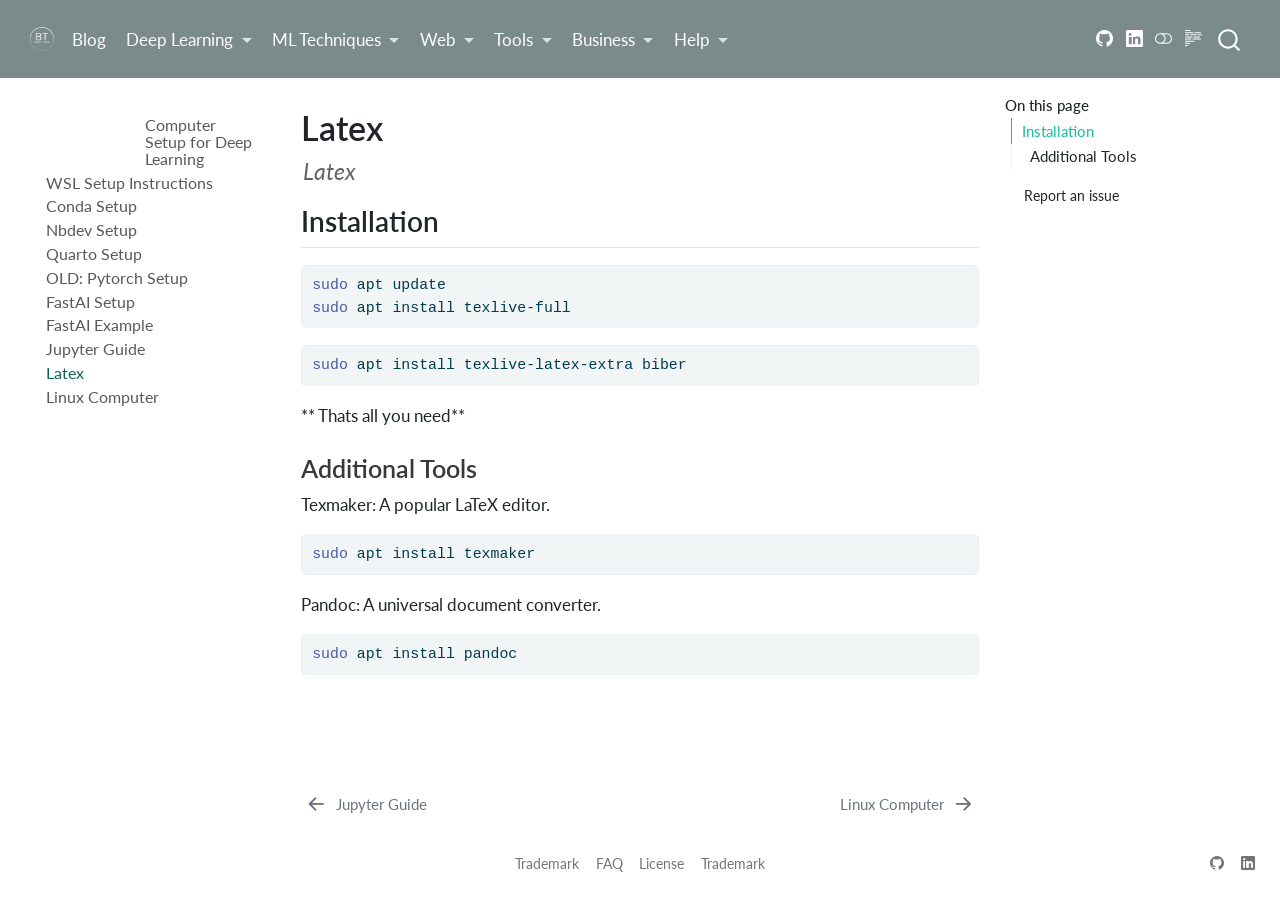
<file: latex_setup.html>
<!DOCTYPE html>
<html xmlns="http://www.w3.org/1999/xhtml" lang="en" xml:lang="en"><head>

<meta charset="utf-8">
<meta name="generator" content="quarto-1.5.57">

<meta name="viewport" content="width=device-width, initial-scale=1.0, user-scalable=yes">

<meta name="description" content="Latex">

<title>Latex – Setup</title>
<style>
code{white-space: pre-wrap;}
span.smallcaps{font-variant: small-caps;}
div.columns{display: flex; gap: min(4vw, 1.5em);}
div.column{flex: auto; overflow-x: auto;}
div.hanging-indent{margin-left: 1.5em; text-indent: -1.5em;}
ul.task-list{list-style: none;}
ul.task-list li input[type="checkbox"] {
  width: 0.8em;
  margin: 0 0.8em 0.2em -1em; /* quarto-specific, see https://github.com/quarto-dev/quarto-cli/issues/4556 */ 
  vertical-align: middle;
}
/* CSS for syntax highlighting */
pre > code.sourceCode { white-space: pre; position: relative; }
pre > code.sourceCode > span { line-height: 1.25; }
pre > code.sourceCode > span:empty { height: 1.2em; }
.sourceCode { overflow: visible; }
code.sourceCode > span { color: inherit; text-decoration: inherit; }
div.sourceCode { margin: 1em 0; }
pre.sourceCode { margin: 0; }
@media screen {
div.sourceCode { overflow: auto; }
}
@media print {
pre > code.sourceCode { white-space: pre-wrap; }
pre > code.sourceCode > span { display: inline-block; text-indent: -5em; padding-left: 5em; }
}
pre.numberSource code
  { counter-reset: source-line 0; }
pre.numberSource code > span
  { position: relative; left: -4em; counter-increment: source-line; }
pre.numberSource code > span > a:first-child::before
  { content: counter(source-line);
    position: relative; left: -1em; text-align: right; vertical-align: baseline;
    border: none; display: inline-block;
    -webkit-touch-callout: none; -webkit-user-select: none;
    -khtml-user-select: none; -moz-user-select: none;
    -ms-user-select: none; user-select: none;
    padding: 0 4px; width: 4em;
  }
pre.numberSource { margin-left: 3em;  padding-left: 4px; }
div.sourceCode
  {   }
@media screen {
pre > code.sourceCode > span > a:first-child::before { text-decoration: underline; }
}
</style>


<script src="site_libs/quarto-nav/quarto-nav.js"></script>
<script src="site_libs/quarto-nav/headroom.min.js"></script>
<script src="site_libs/clipboard/clipboard.min.js"></script>
<script src="site_libs/quarto-search/autocomplete.umd.js"></script>
<script src="site_libs/quarto-search/fuse.min.js"></script>
<script src="site_libs/quarto-search/quarto-search.js"></script>
<meta name="quarto:offset" content="./">
<link href="./linux_computer.html" rel="next">
<link href="./jupyter_guide.html" rel="prev">
<link href="./favi.svg" rel="icon" type="image/svg+xml">
<script src="site_libs/quarto-html/quarto.js"></script>
<script src="site_libs/quarto-html/popper.min.js"></script>
<script src="site_libs/quarto-html/tippy.umd.min.js"></script>
<script src="site_libs/quarto-html/anchor.min.js"></script>
<link href="site_libs/quarto-html/tippy.css" rel="stylesheet">
<link href="site_libs/quarto-html/quarto-syntax-highlighting.css" rel="stylesheet" class="quarto-color-scheme" id="quarto-text-highlighting-styles">
<link href="site_libs/quarto-html/quarto-syntax-highlighting-dark.css" rel="prefetch" class="quarto-color-scheme quarto-color-alternate" id="quarto-text-highlighting-styles">
<script src="site_libs/bootstrap/bootstrap.min.js"></script>
<link href="site_libs/bootstrap/bootstrap-icons.css" rel="stylesheet">
<link href="site_libs/bootstrap/bootstrap.min.css" rel="stylesheet" class="quarto-color-scheme" id="quarto-bootstrap" data-mode="light">
<link href="site_libs/bootstrap/bootstrap-dark.min.css" rel="prefetch" class="quarto-color-scheme quarto-color-alternate" id="quarto-bootstrap" data-mode="dark">
<script id="quarto-search-options" type="application/json">{
  "location": "navbar",
  "copy-button": false,
  "collapse-after": 3,
  "panel-placement": "end",
  "type": "overlay",
  "limit": 50,
  "keyboard-shortcut": [
    "f",
    "/",
    "s"
  ],
  "language": {
    "search-no-results-text": "No results",
    "search-matching-documents-text": "matching documents",
    "search-copy-link-title": "Copy link to search",
    "search-hide-matches-text": "Hide additional matches",
    "search-more-match-text": "more match in this document",
    "search-more-matches-text": "more matches in this document",
    "search-clear-button-title": "Clear",
    "search-text-placeholder": "",
    "search-detached-cancel-button-title": "Cancel",
    "search-submit-button-title": "Submit",
    "search-label": "Search"
  }
}</script>


<link rel="stylesheet" href="styles.css">
<meta property="og:title" content="Latex – Setup">
<meta property="og:description" content="Latex">
<meta property="og:image" content="https://bthek1.github.io/Computer_Setup//bthek1/Logo.svg">
<meta property="og:site_name" content="Setup">
<meta name="twitter:title" content="Latex – Setup">
<meta name="twitter:description" content="Latex">
<meta name="twitter:image" content="https://bthek1.github.io/Computer_Setup//bthek1/Logo.svg">
<meta name="twitter:card" content="summary_large_image">
</head>

<body class="nav-sidebar floating nav-fixed">

<div id="quarto-search-results"></div>
  <header id="quarto-header" class="headroom fixed-top">
    <nav class="navbar navbar-expand-lg " data-bs-theme="dark">
      <div class="navbar-container container-fluid">
      <div class="navbar-brand-container mx-auto">
    <a href="./index.html" class="navbar-brand navbar-brand-logo">
    <img src="./Logo.svg" alt="Quarto logo." class="navbar-logo">
    </a>
  </div>
            <div id="quarto-search" class="" title="Search"></div>
          <button class="navbar-toggler" type="button" data-bs-toggle="collapse" data-bs-target="#navbarCollapse" aria-controls="navbarCollapse" role="menu" aria-expanded="false" aria-label="Toggle navigation" onclick="if (window.quartoToggleHeadroom) { window.quartoToggleHeadroom(); }">
  <span class="navbar-toggler-icon"></span>
</button>
          <div class="collapse navbar-collapse" id="navbarCollapse">
            <ul class="navbar-nav navbar-nav-scroll me-auto">
  <li class="nav-item">
    <a class="nav-link" href="https://bthek1.github.io/B_Blog/"> 
<span class="menu-text">Blog</span></a>
  </li>  
  <li class="nav-item dropdown ">
    <a class="nav-link dropdown-toggle" href="#" id="nav-menu-deep-learning" role="link" data-bs-toggle="dropdown" aria-expanded="false">
 <span class="menu-text">Deep Learning</span>
    </a>
    <ul class="dropdown-menu" aria-labelledby="nav-menu-deep-learning">    
        <li>
    <a class="dropdown-item" href="https://bthek1.github.io/FastAI_course/">
 <span class="dropdown-text">Fast AI course</span></a>
  </li>  
        <li>
    <a class="dropdown-item" href="https://bthek1.github.io/DL_methods/">
 <span class="dropdown-text">DL Methods</span></a>
  </li>  
        <li>
    <a class="dropdown-item" href="https://bthek1.github.io/Research/">
 <span class="dropdown-text">Research</span></a>
  </li>  
    </ul>
  </li>
  <li class="nav-item dropdown ">
    <a class="nav-link dropdown-toggle" href="#" id="nav-menu-ml-techniques" role="link" data-bs-toggle="dropdown" aria-expanded="false">
 <span class="menu-text">ML Techniques</span>
    </a>
    <ul class="dropdown-menu" aria-labelledby="nav-menu-ml-techniques">    
        <li>
    <a class="dropdown-item" href="https://bthek1.github.io/ML_methods/">
 <span class="dropdown-text">ML Methods</span></a>
  </li>  
        <li>
    <a class="dropdown-item" href="https://bthek1.github.io/TimeSeriesML/">
 <span class="dropdown-text">Time series</span></a>
  </li>  
    </ul>
  </li>
  <li class="nav-item dropdown ">
    <a class="nav-link dropdown-toggle" href="#" id="nav-menu-web" role="link" data-bs-toggle="dropdown" aria-expanded="false">
 <span class="menu-text">Web</span>
    </a>
    <ul class="dropdown-menu" aria-labelledby="nav-menu-web">    
        <li>
    <a class="dropdown-item" href="https://bthek1.github.io/WEB_doc/">
 <span class="dropdown-text">Web Development</span></a>
  </li>  
        <li>
    <a class="dropdown-item" href="https://bthek1.github.io/Front_End/">
 <span class="dropdown-text">Front End</span></a>
  </li>  
        <li>
    <a class="dropdown-item" href="https://bthek1.github.io/Back_End/">
 <span class="dropdown-text">Back End</span></a>
  </li>  
        <li>
    <a class="dropdown-item" href="https://bthek1.github.io/Docker_Containers/">
 <span class="dropdown-text">Docker Containers</span></a>
  </li>  
    </ul>
  </li>
  <li class="nav-item dropdown ">
    <a class="nav-link dropdown-toggle" href="#" id="nav-menu-tools" role="link" data-bs-toggle="dropdown" aria-expanded="false">
 <span class="menu-text">Tools</span>
    </a>
    <ul class="dropdown-menu" aria-labelledby="nav-menu-tools">    
        <li>
    <a class="dropdown-item" href="https://bthek1.github.io/Software_Tools/">
 <span class="dropdown-text">Software Tools</span></a>
  </li>  
        <li>
    <a class="dropdown-item" href="https://bthek1.github.io/Python_Libs/">
 <span class="dropdown-text">Python Libraries</span></a>
  </li>  
        <li>
    <a class="dropdown-item" href="https://bthek1.github.io/nbdevAuto/">
 <span class="dropdown-text">Nbdev Automation</span></a>
  </li>  
        <li>
    <a class="dropdown-item" href="https://bthek1.github.io/Computer_Setup/">
 <span class="dropdown-text">Computer Setup</span></a>
  </li>  
    </ul>
  </li>
  <li class="nav-item dropdown ">
    <a class="nav-link dropdown-toggle" href="#" id="nav-menu-business" role="link" data-bs-toggle="dropdown" aria-expanded="false">
 <span class="menu-text">Business</span>
    </a>
    <ul class="dropdown-menu" aria-labelledby="nav-menu-business">    
        <li>
    <a class="dropdown-item" href="https://bthek1.github.io/Business_doc/">
 <span class="dropdown-text">Business Doc</span></a>
  </li>  
        <li>
    <a class="dropdown-item" href="https://bthek1.github.io/Philosophy_doc/">
 <span class="dropdown-text">Ideas Doc</span></a>
  </li>  
        <li>
    <a class="dropdown-item" href="https://bthek1.github.io/Finances/">
 <span class="dropdown-text">Finances</span></a>
  </li>  
        <li>
    <a class="dropdown-item" href="https://bthek1.github.io/Other/">
 <span class="dropdown-text">Other</span></a>
  </li>  
    </ul>
  </li>
  <li class="nav-item dropdown ">
    <a class="nav-link dropdown-toggle" href="#" id="nav-menu-help" role="link" data-bs-toggle="dropdown" aria-expanded="false">
 <span class="menu-text">Help</span>
    </a>
    <ul class="dropdown-menu" aria-labelledby="nav-menu-help">    
        <li>
    <a class="dropdown-item" href="https://github.com/bthek1/B_Blog/issues"><i class="bi bi-bug" role="img">
</i> 
 <span class="dropdown-text">Report a Bug</span></a>
  </li>  
        <li>
    <a class="dropdown-item" href="https://github.com/bthek1/B_Blog/issues"><i class="bi bi-chat-right-text" role="img">
</i> 
 <span class="dropdown-text">Ask a Question</span></a>
  </li>  
        <li>
    <a class="dropdown-item" href="https://github.com/bthek1/B_Blog/issues"><i class="bi bi-question-circle" role="img">
</i> 
 <span class="dropdown-text">FAQ</span></a>
  </li>  
    </ul>
  </li>
</ul>
          </div> <!-- /navcollapse -->
            <div class="quarto-navbar-tools tools-wide">
    <a href="https://github.com/bthek1" title="" class="quarto-navigation-tool px-1" aria-label="Github"><i class="bi bi-github"></i></a>
    <a href="https://www.linkedin.com/in/benedict-thekkel/" title="" class="quarto-navigation-tool px-1" aria-label="Linkedin"><i class="bi bi-linkedin"></i></a>
  <a href="" class="quarto-color-scheme-toggle quarto-navigation-tool  px-1" onclick="window.quartoToggleColorScheme(); return false;" title="Toggle dark mode"><i class="bi"></i></a>
  <a href="" class="quarto-reader-toggle quarto-navigation-tool px-1" onclick="window.quartoToggleReader(); return false;" title="Toggle reader mode">
  <div class="quarto-reader-toggle-btn">
  <i class="bi"></i>
  </div>
</a>
</div>
      </div> <!-- /container-fluid -->
    </nav>
  <nav class="quarto-secondary-nav">
    <div class="container-fluid d-flex">
      <button type="button" class="quarto-btn-toggle btn" data-bs-toggle="collapse" role="button" data-bs-target=".quarto-sidebar-collapse-item" aria-controls="quarto-sidebar" aria-expanded="false" aria-label="Toggle sidebar navigation" onclick="if (window.quartoToggleHeadroom) { window.quartoToggleHeadroom(); }">
        <i class="bi bi-layout-text-sidebar-reverse"></i>
      </button>
        <nav class="quarto-page-breadcrumbs" aria-label="breadcrumb"><ol class="breadcrumb"><li class="breadcrumb-item"><a href="./latex_setup.html">Latex</a></li></ol></nav>
        <a class="flex-grow-1" role="navigation" data-bs-toggle="collapse" data-bs-target=".quarto-sidebar-collapse-item" aria-controls="quarto-sidebar" aria-expanded="false" aria-label="Toggle sidebar navigation" onclick="if (window.quartoToggleHeadroom) { window.quartoToggleHeadroom(); }">      
        </a>
    </div>
  </nav>
</header>
<!-- content -->
<div id="quarto-content" class="quarto-container page-columns page-rows-contents page-layout-article page-navbar">
<!-- sidebar -->
  <nav id="quarto-sidebar" class="sidebar collapse collapse-horizontal quarto-sidebar-collapse-item sidebar-navigation floating overflow-auto">
    <div class="sidebar-menu-container"> 
    <ul class="list-unstyled mt-1">
        <li class="sidebar-item">
  <div class="sidebar-item-container"> 
  <a href="./index.html" class="sidebar-item-text sidebar-link">
 <span class="menu-text"><a href="https://bthek1.github.io/Computer_Setup/">Computer Setup for Deep Learning</a></span></a>
  </div>
</li>
        <li class="sidebar-item">
  <div class="sidebar-item-container"> 
  <a href="./wsl_setup.html" class="sidebar-item-text sidebar-link">
 <span class="menu-text">WSL Setup Instructions</span></a>
  </div>
</li>
        <li class="sidebar-item">
  <div class="sidebar-item-container"> 
  <a href="./conda_setup.html" class="sidebar-item-text sidebar-link">
 <span class="menu-text">Conda Setup</span></a>
  </div>
</li>
        <li class="sidebar-item">
  <div class="sidebar-item-container"> 
  <a href="./nbdev_setup.html" class="sidebar-item-text sidebar-link">
 <span class="menu-text">Nbdev Setup</span></a>
  </div>
</li>
        <li class="sidebar-item">
  <div class="sidebar-item-container"> 
  <a href="./quarto_setup.html" class="sidebar-item-text sidebar-link">
 <span class="menu-text">Quarto Setup</span></a>
  </div>
</li>
        <li class="sidebar-item">
  <div class="sidebar-item-container"> 
  <a href="./pytorch_setup.html" class="sidebar-item-text sidebar-link">
 <span class="menu-text">OLD: Pytorch Setup</span></a>
  </div>
</li>
        <li class="sidebar-item">
  <div class="sidebar-item-container"> 
  <a href="./fastai_setup.html" class="sidebar-item-text sidebar-link">
 <span class="menu-text">FastAI Setup</span></a>
  </div>
</li>
        <li class="sidebar-item">
  <div class="sidebar-item-container"> 
  <a href="./fastaiexample.html" class="sidebar-item-text sidebar-link">
 <span class="menu-text">FastAI Example</span></a>
  </div>
</li>
        <li class="sidebar-item">
  <div class="sidebar-item-container"> 
  <a href="./jupyter_guide.html" class="sidebar-item-text sidebar-link">
 <span class="menu-text">Jupyter Guide</span></a>
  </div>
</li>
        <li class="sidebar-item">
  <div class="sidebar-item-container"> 
  <a href="./latex_setup.html" class="sidebar-item-text sidebar-link active">
 <span class="menu-text">Latex</span></a>
  </div>
</li>
        <li class="sidebar-item">
  <div class="sidebar-item-container"> 
  <a href="./linux_computer.html" class="sidebar-item-text sidebar-link">
 <span class="menu-text">Linux Computer</span></a>
  </div>
</li>
    </ul>
    </div>
</nav>
<div id="quarto-sidebar-glass" class="quarto-sidebar-collapse-item" data-bs-toggle="collapse" data-bs-target=".quarto-sidebar-collapse-item"></div>
<!-- margin-sidebar -->
    <div id="quarto-margin-sidebar" class="sidebar margin-sidebar">
        <nav id="TOC" role="doc-toc" class="toc-active">
    <h2 id="toc-title">On this page</h2>
   
  <ul>
  <li><a href="#installation" id="toc-installation" class="nav-link active" data-scroll-target="#installation">Installation</a>
  <ul class="collapse">
  <li><a href="#additional-tools" id="toc-additional-tools" class="nav-link" data-scroll-target="#additional-tools">Additional Tools</a></li>
  </ul></li>
  </ul>
<div class="toc-actions"><ul><li><a href="https://bthek1.github.io/Computer_Setup/issues/new" class="toc-action"><i class="bi empty"></i>Report an issue</a></li></ul></div></nav>
    </div>
<!-- main -->
<main class="content" id="quarto-document-content">

<header id="title-block-header" class="quarto-title-block default">
<div class="quarto-title">
<h1 class="title">Latex</h1>
</div>

<div>
  <div class="description">
    Latex
  </div>
</div>


<div class="quarto-title-meta">

    
  
    
  </div>
  


</header>


<!-- WARNING: THIS FILE WAS AUTOGENERATED! DO NOT EDIT! -->
<section id="installation" class="level2">
<h2 class="anchored" data-anchor-id="installation">Installation</h2>
<div class="sourceCode" id="cb1"><pre class="sourceCode bash code-with-copy"><code class="sourceCode bash"><span id="cb1-1"><a href="#cb1-1" aria-hidden="true" tabindex="-1"></a><span class="fu">sudo</span> apt update</span>
<span id="cb1-2"><a href="#cb1-2" aria-hidden="true" tabindex="-1"></a><span class="fu">sudo</span> apt install texlive-full</span></code><button title="Copy to Clipboard" class="code-copy-button"><i class="bi"></i></button></pre></div>
<div class="sourceCode" id="cb2"><pre class="sourceCode bash code-with-copy"><code class="sourceCode bash"><span id="cb2-1"><a href="#cb2-1" aria-hidden="true" tabindex="-1"></a><span class="fu">sudo</span> apt install texlive-latex-extra biber</span>
<span id="cb2-2"><a href="#cb2-2" aria-hidden="true" tabindex="-1"></a></span></code><button title="Copy to Clipboard" class="code-copy-button"><i class="bi"></i></button></pre></div>
<p>** Thats all you need**</p>
<section id="additional-tools" class="level3">
<h3 class="anchored" data-anchor-id="additional-tools">Additional Tools</h3>
<p>Texmaker: A popular LaTeX editor.</p>
<div class="sourceCode" id="cb3"><pre class="sourceCode bash code-with-copy"><code class="sourceCode bash"><span id="cb3-1"><a href="#cb3-1" aria-hidden="true" tabindex="-1"></a><span class="fu">sudo</span> apt install texmaker</span></code><button title="Copy to Clipboard" class="code-copy-button"><i class="bi"></i></button></pre></div>
<p>Pandoc: A universal document converter.</p>
<div class="sourceCode" id="cb4"><pre class="sourceCode bash code-with-copy"><code class="sourceCode bash"><span id="cb4-1"><a href="#cb4-1" aria-hidden="true" tabindex="-1"></a><span class="fu">sudo</span> apt install pandoc</span></code><button title="Copy to Clipboard" class="code-copy-button"><i class="bi"></i></button></pre></div>


</section>
</section>

<a onclick="window.scrollTo(0, 0); return false;" role="button" id="quarto-back-to-top"><i class="bi bi-arrow-up"></i> Back to top</a></main> <!-- /main -->
<script id="quarto-html-after-body" type="application/javascript">
window.document.addEventListener("DOMContentLoaded", function (event) {
  const toggleBodyColorMode = (bsSheetEl) => {
    const mode = bsSheetEl.getAttribute("data-mode");
    const bodyEl = window.document.querySelector("body");
    if (mode === "dark") {
      bodyEl.classList.add("quarto-dark");
      bodyEl.classList.remove("quarto-light");
    } else {
      bodyEl.classList.add("quarto-light");
      bodyEl.classList.remove("quarto-dark");
    }
  }
  const toggleBodyColorPrimary = () => {
    const bsSheetEl = window.document.querySelector("link#quarto-bootstrap");
    if (bsSheetEl) {
      toggleBodyColorMode(bsSheetEl);
    }
  }
  toggleBodyColorPrimary();  
  const disableStylesheet = (stylesheets) => {
    for (let i=0; i < stylesheets.length; i++) {
      const stylesheet = stylesheets[i];
      stylesheet.rel = 'prefetch';
    }
  }
  const enableStylesheet = (stylesheets) => {
    for (let i=0; i < stylesheets.length; i++) {
      const stylesheet = stylesheets[i];
      stylesheet.rel = 'stylesheet';
    }
  }
  const manageTransitions = (selector, allowTransitions) => {
    const els = window.document.querySelectorAll(selector);
    for (let i=0; i < els.length; i++) {
      const el = els[i];
      if (allowTransitions) {
        el.classList.remove('notransition');
      } else {
        el.classList.add('notransition');
      }
    }
  }
  const toggleGiscusIfUsed = (isAlternate, darkModeDefault) => {
    const baseTheme = document.querySelector('#giscus-base-theme')?.value ?? 'light';
    const alternateTheme = document.querySelector('#giscus-alt-theme')?.value ?? 'dark';
    let newTheme = '';
    if(darkModeDefault) {
      newTheme = isAlternate ? baseTheme : alternateTheme;
    } else {
      newTheme = isAlternate ? alternateTheme : baseTheme;
    }
    const changeGiscusTheme = () => {
      // From: https://github.com/giscus/giscus/issues/336
      const sendMessage = (message) => {
        const iframe = document.querySelector('iframe.giscus-frame');
        if (!iframe) return;
        iframe.contentWindow.postMessage({ giscus: message }, 'https://giscus.app');
      }
      sendMessage({
        setConfig: {
          theme: newTheme
        }
      });
    }
    const isGiscussLoaded = window.document.querySelector('iframe.giscus-frame') !== null;
    if (isGiscussLoaded) {
      changeGiscusTheme();
    }
  }
  const toggleColorMode = (alternate) => {
    // Switch the stylesheets
    const alternateStylesheets = window.document.querySelectorAll('link.quarto-color-scheme.quarto-color-alternate');
    manageTransitions('#quarto-margin-sidebar .nav-link', false);
    if (alternate) {
      enableStylesheet(alternateStylesheets);
      for (const sheetNode of alternateStylesheets) {
        if (sheetNode.id === "quarto-bootstrap") {
          toggleBodyColorMode(sheetNode);
        }
      }
    } else {
      disableStylesheet(alternateStylesheets);
      toggleBodyColorPrimary();
    }
    manageTransitions('#quarto-margin-sidebar .nav-link', true);
    // Switch the toggles
    const toggles = window.document.querySelectorAll('.quarto-color-scheme-toggle');
    for (let i=0; i < toggles.length; i++) {
      const toggle = toggles[i];
      if (toggle) {
        if (alternate) {
          toggle.classList.add("alternate");     
        } else {
          toggle.classList.remove("alternate");
        }
      }
    }
    // Hack to workaround the fact that safari doesn't
    // properly recolor the scrollbar when toggling (#1455)
    if (navigator.userAgent.indexOf('Safari') > 0 && navigator.userAgent.indexOf('Chrome') == -1) {
      manageTransitions("body", false);
      window.scrollTo(0, 1);
      setTimeout(() => {
        window.scrollTo(0, 0);
        manageTransitions("body", true);
      }, 40);  
    }
  }
  const isFileUrl = () => { 
    return window.location.protocol === 'file:';
  }
  const hasAlternateSentinel = () => {  
    let styleSentinel = getColorSchemeSentinel();
    if (styleSentinel !== null) {
      return styleSentinel === "alternate";
    } else {
      return false;
    }
  }
  const setStyleSentinel = (alternate) => {
    const value = alternate ? "alternate" : "default";
    if (!isFileUrl()) {
      window.localStorage.setItem("quarto-color-scheme", value);
    } else {
      localAlternateSentinel = value;
    }
  }
  const getColorSchemeSentinel = () => {
    if (!isFileUrl()) {
      const storageValue = window.localStorage.getItem("quarto-color-scheme");
      return storageValue != null ? storageValue : localAlternateSentinel;
    } else {
      return localAlternateSentinel;
    }
  }
  const darkModeDefault = false;
  let localAlternateSentinel = darkModeDefault ? 'alternate' : 'default';
  // Dark / light mode switch
  window.quartoToggleColorScheme = () => {
    // Read the current dark / light value 
    let toAlternate = !hasAlternateSentinel();
    toggleColorMode(toAlternate);
    setStyleSentinel(toAlternate);
    toggleGiscusIfUsed(toAlternate, darkModeDefault);
  };
  // Ensure there is a toggle, if there isn't float one in the top right
  if (window.document.querySelector('.quarto-color-scheme-toggle') === null) {
    const a = window.document.createElement('a');
    a.classList.add('top-right');
    a.classList.add('quarto-color-scheme-toggle');
    a.href = "";
    a.onclick = function() { try { window.quartoToggleColorScheme(); } catch {} return false; };
    const i = window.document.createElement("i");
    i.classList.add('bi');
    a.appendChild(i);
    window.document.body.appendChild(a);
  }
  // Switch to dark mode if need be
  if (hasAlternateSentinel()) {
    toggleColorMode(true);
  } else {
    toggleColorMode(false);
  }
  const icon = "";
  const anchorJS = new window.AnchorJS();
  anchorJS.options = {
    placement: 'right',
    icon: icon
  };
  anchorJS.add('.anchored');
  const isCodeAnnotation = (el) => {
    for (const clz of el.classList) {
      if (clz.startsWith('code-annotation-')) {                     
        return true;
      }
    }
    return false;
  }
  const onCopySuccess = function(e) {
    // button target
    const button = e.trigger;
    // don't keep focus
    button.blur();
    // flash "checked"
    button.classList.add('code-copy-button-checked');
    var currentTitle = button.getAttribute("title");
    button.setAttribute("title", "Copied!");
    let tooltip;
    if (window.bootstrap) {
      button.setAttribute("data-bs-toggle", "tooltip");
      button.setAttribute("data-bs-placement", "left");
      button.setAttribute("data-bs-title", "Copied!");
      tooltip = new bootstrap.Tooltip(button, 
        { trigger: "manual", 
          customClass: "code-copy-button-tooltip",
          offset: [0, -8]});
      tooltip.show();    
    }
    setTimeout(function() {
      if (tooltip) {
        tooltip.hide();
        button.removeAttribute("data-bs-title");
        button.removeAttribute("data-bs-toggle");
        button.removeAttribute("data-bs-placement");
      }
      button.setAttribute("title", currentTitle);
      button.classList.remove('code-copy-button-checked');
    }, 1000);
    // clear code selection
    e.clearSelection();
  }
  const getTextToCopy = function(trigger) {
      const codeEl = trigger.previousElementSibling.cloneNode(true);
      for (const childEl of codeEl.children) {
        if (isCodeAnnotation(childEl)) {
          childEl.remove();
        }
      }
      return codeEl.innerText;
  }
  const clipboard = new window.ClipboardJS('.code-copy-button:not([data-in-quarto-modal])', {
    text: getTextToCopy
  });
  clipboard.on('success', onCopySuccess);
  if (window.document.getElementById('quarto-embedded-source-code-modal')) {
    // For code content inside modals, clipBoardJS needs to be initialized with a container option
    // TODO: Check when it could be a function (https://github.com/zenorocha/clipboard.js/issues/860)
    const clipboardModal = new window.ClipboardJS('.code-copy-button[data-in-quarto-modal]', {
      text: getTextToCopy,
      container: window.document.getElementById('quarto-embedded-source-code-modal')
    });
    clipboardModal.on('success', onCopySuccess);
  }
    var localhostRegex = new RegExp(/^(?:http|https):\/\/localhost\:?[0-9]*\//);
    var mailtoRegex = new RegExp(/^mailto:/);
      var filterRegex = new RegExp("https:\/\/bthek1\.github\.io\/Computer_Setup\/\/bthek1");
    var isInternal = (href) => {
        return filterRegex.test(href) || localhostRegex.test(href) || mailtoRegex.test(href);
    }
    // Inspect non-navigation links and adorn them if external
 	var links = window.document.querySelectorAll('a[href]:not(.nav-link):not(.navbar-brand):not(.toc-action):not(.sidebar-link):not(.sidebar-item-toggle):not(.pagination-link):not(.no-external):not([aria-hidden]):not(.dropdown-item):not(.quarto-navigation-tool):not(.about-link)');
    for (var i=0; i<links.length; i++) {
      const link = links[i];
      if (!isInternal(link.href)) {
        // undo the damage that might have been done by quarto-nav.js in the case of
        // links that we want to consider external
        if (link.dataset.originalHref !== undefined) {
          link.href = link.dataset.originalHref;
        }
      }
    }
  function tippyHover(el, contentFn, onTriggerFn, onUntriggerFn) {
    const config = {
      allowHTML: true,
      maxWidth: 500,
      delay: 100,
      arrow: false,
      appendTo: function(el) {
          return el.parentElement;
      },
      interactive: true,
      interactiveBorder: 10,
      theme: 'quarto',
      placement: 'bottom-start',
    };
    if (contentFn) {
      config.content = contentFn;
    }
    if (onTriggerFn) {
      config.onTrigger = onTriggerFn;
    }
    if (onUntriggerFn) {
      config.onUntrigger = onUntriggerFn;
    }
    window.tippy(el, config); 
  }
  const noterefs = window.document.querySelectorAll('a[role="doc-noteref"]');
  for (var i=0; i<noterefs.length; i++) {
    const ref = noterefs[i];
    tippyHover(ref, function() {
      // use id or data attribute instead here
      let href = ref.getAttribute('data-footnote-href') || ref.getAttribute('href');
      try { href = new URL(href).hash; } catch {}
      const id = href.replace(/^#\/?/, "");
      const note = window.document.getElementById(id);
      if (note) {
        return note.innerHTML;
      } else {
        return "";
      }
    });
  }
  const xrefs = window.document.querySelectorAll('a.quarto-xref');
  const processXRef = (id, note) => {
    // Strip column container classes
    const stripColumnClz = (el) => {
      el.classList.remove("page-full", "page-columns");
      if (el.children) {
        for (const child of el.children) {
          stripColumnClz(child);
        }
      }
    }
    stripColumnClz(note)
    if (id === null || id.startsWith('sec-')) {
      // Special case sections, only their first couple elements
      const container = document.createElement("div");
      if (note.children && note.children.length > 2) {
        container.appendChild(note.children[0].cloneNode(true));
        for (let i = 1; i < note.children.length; i++) {
          const child = note.children[i];
          if (child.tagName === "P" && child.innerText === "") {
            continue;
          } else {
            container.appendChild(child.cloneNode(true));
            break;
          }
        }
        if (window.Quarto?.typesetMath) {
          window.Quarto.typesetMath(container);
        }
        return container.innerHTML
      } else {
        if (window.Quarto?.typesetMath) {
          window.Quarto.typesetMath(note);
        }
        return note.innerHTML;
      }
    } else {
      // Remove any anchor links if they are present
      const anchorLink = note.querySelector('a.anchorjs-link');
      if (anchorLink) {
        anchorLink.remove();
      }
      if (window.Quarto?.typesetMath) {
        window.Quarto.typesetMath(note);
      }
      // TODO in 1.5, we should make sure this works without a callout special case
      if (note.classList.contains("callout")) {
        return note.outerHTML;
      } else {
        return note.innerHTML;
      }
    }
  }
  for (var i=0; i<xrefs.length; i++) {
    const xref = xrefs[i];
    tippyHover(xref, undefined, function(instance) {
      instance.disable();
      let url = xref.getAttribute('href');
      let hash = undefined; 
      if (url.startsWith('#')) {
        hash = url;
      } else {
        try { hash = new URL(url).hash; } catch {}
      }
      if (hash) {
        const id = hash.replace(/^#\/?/, "");
        const note = window.document.getElementById(id);
        if (note !== null) {
          try {
            const html = processXRef(id, note.cloneNode(true));
            instance.setContent(html);
          } finally {
            instance.enable();
            instance.show();
          }
        } else {
          // See if we can fetch this
          fetch(url.split('#')[0])
          .then(res => res.text())
          .then(html => {
            const parser = new DOMParser();
            const htmlDoc = parser.parseFromString(html, "text/html");
            const note = htmlDoc.getElementById(id);
            if (note !== null) {
              const html = processXRef(id, note);
              instance.setContent(html);
            } 
          }).finally(() => {
            instance.enable();
            instance.show();
          });
        }
      } else {
        // See if we can fetch a full url (with no hash to target)
        // This is a special case and we should probably do some content thinning / targeting
        fetch(url)
        .then(res => res.text())
        .then(html => {
          const parser = new DOMParser();
          const htmlDoc = parser.parseFromString(html, "text/html");
          const note = htmlDoc.querySelector('main.content');
          if (note !== null) {
            // This should only happen for chapter cross references
            // (since there is no id in the URL)
            // remove the first header
            if (note.children.length > 0 && note.children[0].tagName === "HEADER") {
              note.children[0].remove();
            }
            const html = processXRef(null, note);
            instance.setContent(html);
          } 
        }).finally(() => {
          instance.enable();
          instance.show();
        });
      }
    }, function(instance) {
    });
  }
      let selectedAnnoteEl;
      const selectorForAnnotation = ( cell, annotation) => {
        let cellAttr = 'data-code-cell="' + cell + '"';
        let lineAttr = 'data-code-annotation="' +  annotation + '"';
        const selector = 'span[' + cellAttr + '][' + lineAttr + ']';
        return selector;
      }
      const selectCodeLines = (annoteEl) => {
        const doc = window.document;
        const targetCell = annoteEl.getAttribute("data-target-cell");
        const targetAnnotation = annoteEl.getAttribute("data-target-annotation");
        const annoteSpan = window.document.querySelector(selectorForAnnotation(targetCell, targetAnnotation));
        const lines = annoteSpan.getAttribute("data-code-lines").split(",");
        const lineIds = lines.map((line) => {
          return targetCell + "-" + line;
        })
        let top = null;
        let height = null;
        let parent = null;
        if (lineIds.length > 0) {
            //compute the position of the single el (top and bottom and make a div)
            const el = window.document.getElementById(lineIds[0]);
            top = el.offsetTop;
            height = el.offsetHeight;
            parent = el.parentElement.parentElement;
          if (lineIds.length > 1) {
            const lastEl = window.document.getElementById(lineIds[lineIds.length - 1]);
            const bottom = lastEl.offsetTop + lastEl.offsetHeight;
            height = bottom - top;
          }
          if (top !== null && height !== null && parent !== null) {
            // cook up a div (if necessary) and position it 
            let div = window.document.getElementById("code-annotation-line-highlight");
            if (div === null) {
              div = window.document.createElement("div");
              div.setAttribute("id", "code-annotation-line-highlight");
              div.style.position = 'absolute';
              parent.appendChild(div);
            }
            div.style.top = top - 2 + "px";
            div.style.height = height + 4 + "px";
            div.style.left = 0;
            let gutterDiv = window.document.getElementById("code-annotation-line-highlight-gutter");
            if (gutterDiv === null) {
              gutterDiv = window.document.createElement("div");
              gutterDiv.setAttribute("id", "code-annotation-line-highlight-gutter");
              gutterDiv.style.position = 'absolute';
              const codeCell = window.document.getElementById(targetCell);
              const gutter = codeCell.querySelector('.code-annotation-gutter');
              gutter.appendChild(gutterDiv);
            }
            gutterDiv.style.top = top - 2 + "px";
            gutterDiv.style.height = height + 4 + "px";
          }
          selectedAnnoteEl = annoteEl;
        }
      };
      const unselectCodeLines = () => {
        const elementsIds = ["code-annotation-line-highlight", "code-annotation-line-highlight-gutter"];
        elementsIds.forEach((elId) => {
          const div = window.document.getElementById(elId);
          if (div) {
            div.remove();
          }
        });
        selectedAnnoteEl = undefined;
      };
        // Handle positioning of the toggle
    window.addEventListener(
      "resize",
      throttle(() => {
        elRect = undefined;
        if (selectedAnnoteEl) {
          selectCodeLines(selectedAnnoteEl);
        }
      }, 10)
    );
    function throttle(fn, ms) {
    let throttle = false;
    let timer;
      return (...args) => {
        if(!throttle) { // first call gets through
            fn.apply(this, args);
            throttle = true;
        } else { // all the others get throttled
            if(timer) clearTimeout(timer); // cancel #2
            timer = setTimeout(() => {
              fn.apply(this, args);
              timer = throttle = false;
            }, ms);
        }
      };
    }
      // Attach click handler to the DT
      const annoteDls = window.document.querySelectorAll('dt[data-target-cell]');
      for (const annoteDlNode of annoteDls) {
        annoteDlNode.addEventListener('click', (event) => {
          const clickedEl = event.target;
          if (clickedEl !== selectedAnnoteEl) {
            unselectCodeLines();
            const activeEl = window.document.querySelector('dt[data-target-cell].code-annotation-active');
            if (activeEl) {
              activeEl.classList.remove('code-annotation-active');
            }
            selectCodeLines(clickedEl);
            clickedEl.classList.add('code-annotation-active');
          } else {
            // Unselect the line
            unselectCodeLines();
            clickedEl.classList.remove('code-annotation-active');
          }
        });
      }
  const findCites = (el) => {
    const parentEl = el.parentElement;
    if (parentEl) {
      const cites = parentEl.dataset.cites;
      if (cites) {
        return {
          el,
          cites: cites.split(' ')
        };
      } else {
        return findCites(el.parentElement)
      }
    } else {
      return undefined;
    }
  };
  var bibliorefs = window.document.querySelectorAll('a[role="doc-biblioref"]');
  for (var i=0; i<bibliorefs.length; i++) {
    const ref = bibliorefs[i];
    const citeInfo = findCites(ref);
    if (citeInfo) {
      tippyHover(citeInfo.el, function() {
        var popup = window.document.createElement('div');
        citeInfo.cites.forEach(function(cite) {
          var citeDiv = window.document.createElement('div');
          citeDiv.classList.add('hanging-indent');
          citeDiv.classList.add('csl-entry');
          var biblioDiv = window.document.getElementById('ref-' + cite);
          if (biblioDiv) {
            citeDiv.innerHTML = biblioDiv.innerHTML;
          }
          popup.appendChild(citeDiv);
        });
        return popup.innerHTML;
      });
    }
  }
});
</script>
<script src="https://utteranc.es/client.js" repo="quarto-dev/quarto-web" issue-term="pathname" theme="github-light" crossorigin="anonymous" async="">
</script>
<nav class="page-navigation">
  <div class="nav-page nav-page-previous">
      <a href="./jupyter_guide.html" class="pagination-link" aria-label="Jupyter Guide">
        <i class="bi bi-arrow-left-short"></i> <span class="nav-page-text">Jupyter Guide</span>
      </a>          
  </div>
  <div class="nav-page nav-page-next">
      <a href="./linux_computer.html" class="pagination-link" aria-label="Linux Computer">
        <span class="nav-page-text">Linux Computer</span> <i class="bi bi-arrow-right-short"></i>
      </a>
  </div>
</nav>
</div> <!-- /content -->
<footer class="footer">
  <div class="nav-footer">
    <div class="nav-footer-left">
      &nbsp;
    </div>   
    <div class="nav-footer-center">
      <ul class="footer-items list-unstyled">
    <li class="nav-item">
    <a class="nav-link active" href="./index.html" aria-current="page">
<p>Trademark</p>
</a>
  </li>  
    <li class="nav-item">
    <a class="nav-link" href="https://github.com/bthek1/B_Blog/issues">
<p>FAQ</p>
</a>
  </li>  
    <li class="nav-item">
    <a class="nav-link" href="https://bthek1.github.io/benedicts_blog/Index.html">
<p>License</p>
</a>
  </li>  
    <li class="nav-item">
    <a class="nav-link" href="./index.html">
<p>Trademark</p>
</a>
  </li>  
</ul>
    <div class="toc-actions d-sm-block d-md-none"><ul><li><a href="https://bthek1.github.io/Computer_Setup/issues/new" class="toc-action"><i class="bi empty"></i>Report an issue</a></li></ul></div></div>
    <div class="nav-footer-right">
      <ul class="footer-items list-unstyled">
    <li class="nav-item compact">
    <a class="nav-link" href="https://github.com/bthek1">
      <i class="bi bi-github" role="img" aria-label="Github">
</i> 
    </a>
  </li>  
    <li class="nav-item compact">
    <a class="nav-link" href="https://www.linkedin.com/in/benedict-thekkel/">
      <i class="bi bi-linkedin" role="img" aria-label="Linkedin">
</i> 
    </a>
  </li>  
</ul>
    </div>
  </div>
</footer>




</body></html>
</file>
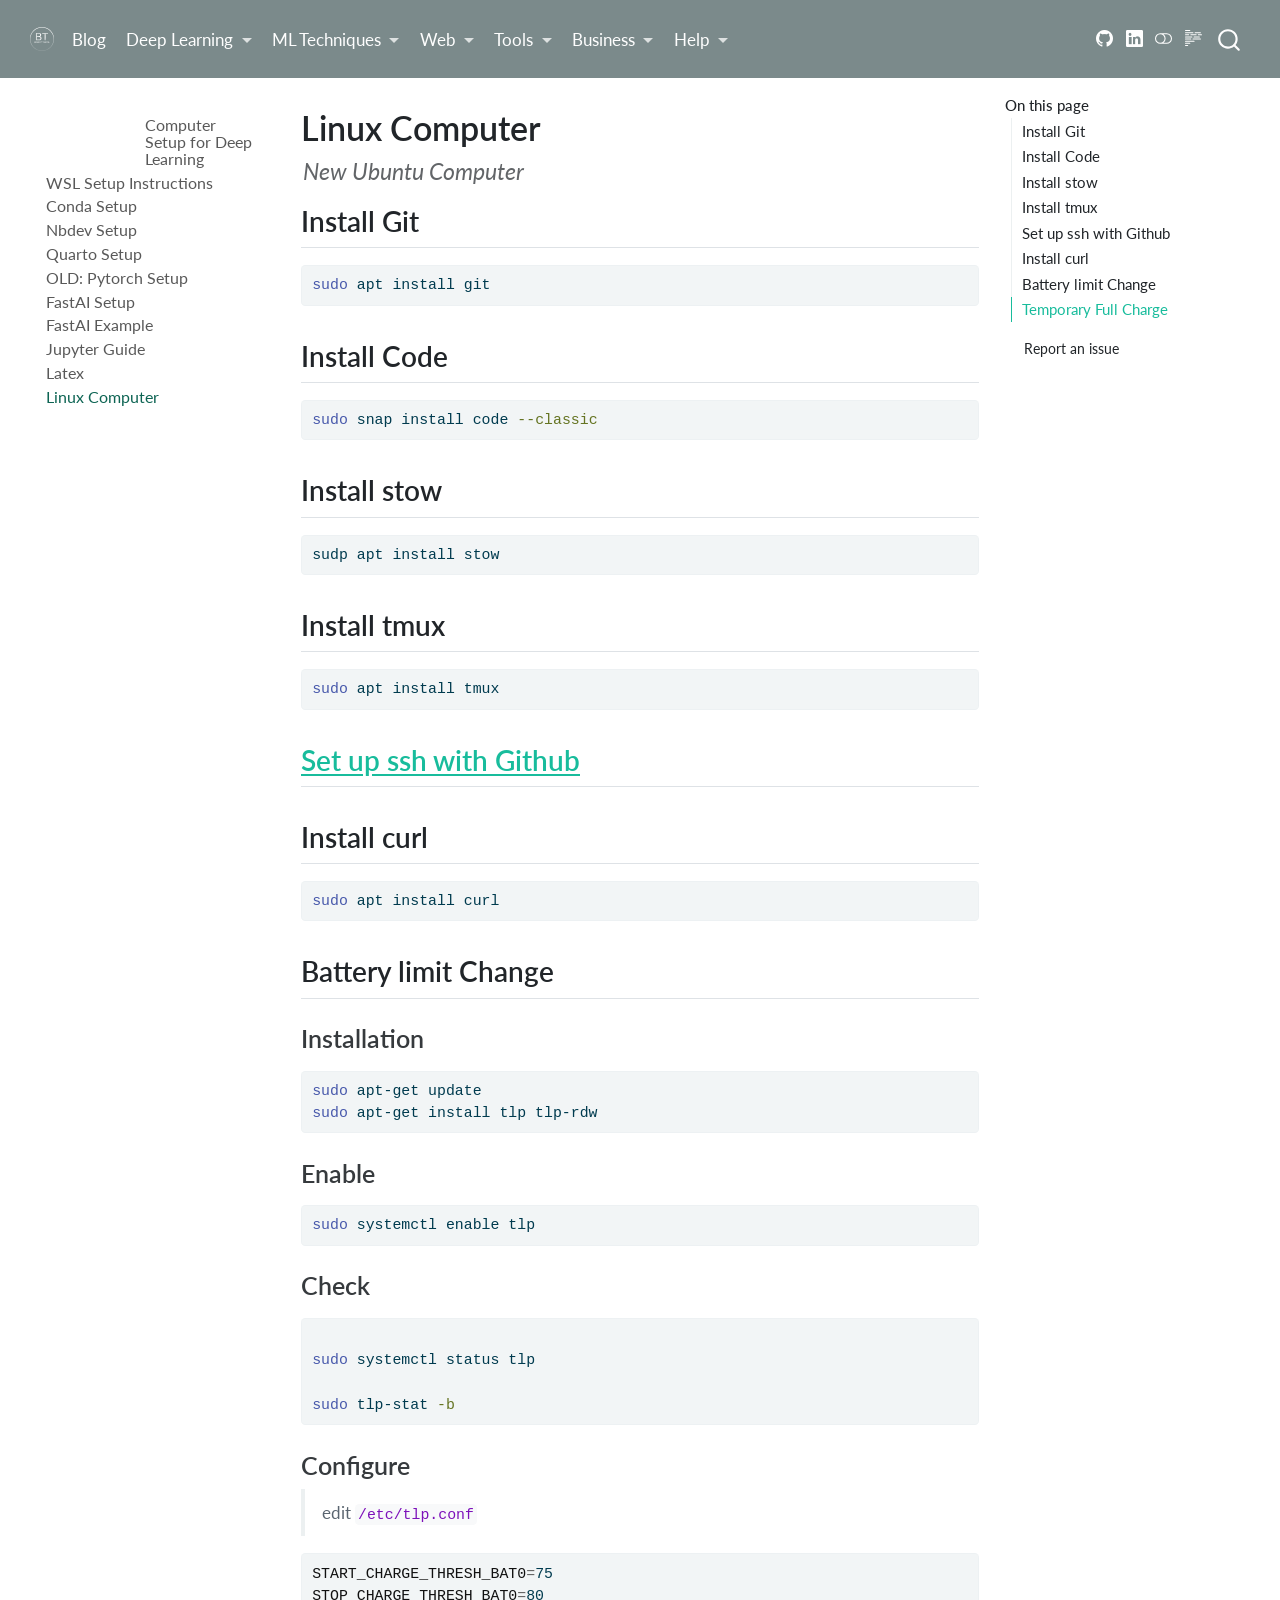
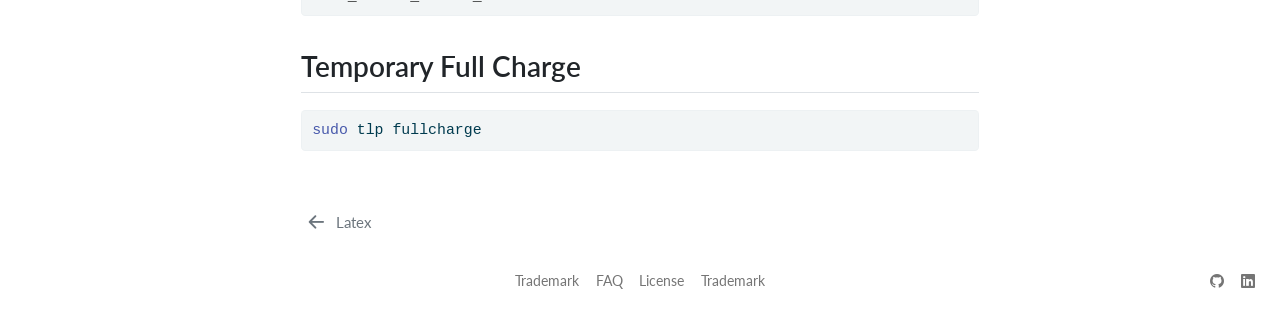
<file: linux_computer.html>
<!DOCTYPE html>
<html xmlns="http://www.w3.org/1999/xhtml" lang="en" xml:lang="en"><head>

<meta charset="utf-8">
<meta name="generator" content="quarto-1.5.57">

<meta name="viewport" content="width=device-width, initial-scale=1.0, user-scalable=yes">

<meta name="description" content="New Ubuntu Computer">

<title>Linux Computer – Setup</title>
<style>
code{white-space: pre-wrap;}
span.smallcaps{font-variant: small-caps;}
div.columns{display: flex; gap: min(4vw, 1.5em);}
div.column{flex: auto; overflow-x: auto;}
div.hanging-indent{margin-left: 1.5em; text-indent: -1.5em;}
ul.task-list{list-style: none;}
ul.task-list li input[type="checkbox"] {
  width: 0.8em;
  margin: 0 0.8em 0.2em -1em; /* quarto-specific, see https://github.com/quarto-dev/quarto-cli/issues/4556 */ 
  vertical-align: middle;
}
/* CSS for syntax highlighting */
pre > code.sourceCode { white-space: pre; position: relative; }
pre > code.sourceCode > span { line-height: 1.25; }
pre > code.sourceCode > span:empty { height: 1.2em; }
.sourceCode { overflow: visible; }
code.sourceCode > span { color: inherit; text-decoration: inherit; }
div.sourceCode { margin: 1em 0; }
pre.sourceCode { margin: 0; }
@media screen {
div.sourceCode { overflow: auto; }
}
@media print {
pre > code.sourceCode { white-space: pre-wrap; }
pre > code.sourceCode > span { display: inline-block; text-indent: -5em; padding-left: 5em; }
}
pre.numberSource code
  { counter-reset: source-line 0; }
pre.numberSource code > span
  { position: relative; left: -4em; counter-increment: source-line; }
pre.numberSource code > span > a:first-child::before
  { content: counter(source-line);
    position: relative; left: -1em; text-align: right; vertical-align: baseline;
    border: none; display: inline-block;
    -webkit-touch-callout: none; -webkit-user-select: none;
    -khtml-user-select: none; -moz-user-select: none;
    -ms-user-select: none; user-select: none;
    padding: 0 4px; width: 4em;
  }
pre.numberSource { margin-left: 3em;  padding-left: 4px; }
div.sourceCode
  {   }
@media screen {
pre > code.sourceCode > span > a:first-child::before { text-decoration: underline; }
}
</style>


<script src="site_libs/quarto-nav/quarto-nav.js"></script>
<script src="site_libs/quarto-nav/headroom.min.js"></script>
<script src="site_libs/clipboard/clipboard.min.js"></script>
<script src="site_libs/quarto-search/autocomplete.umd.js"></script>
<script src="site_libs/quarto-search/fuse.min.js"></script>
<script src="site_libs/quarto-search/quarto-search.js"></script>
<meta name="quarto:offset" content="./">
<link href="./latex_setup.html" rel="prev">
<link href="./favi.svg" rel="icon" type="image/svg+xml">
<script src="site_libs/quarto-html/quarto.js"></script>
<script src="site_libs/quarto-html/popper.min.js"></script>
<script src="site_libs/quarto-html/tippy.umd.min.js"></script>
<script src="site_libs/quarto-html/anchor.min.js"></script>
<link href="site_libs/quarto-html/tippy.css" rel="stylesheet">
<link href="site_libs/quarto-html/quarto-syntax-highlighting.css" rel="stylesheet" class="quarto-color-scheme" id="quarto-text-highlighting-styles">
<link href="site_libs/quarto-html/quarto-syntax-highlighting-dark.css" rel="prefetch" class="quarto-color-scheme quarto-color-alternate" id="quarto-text-highlighting-styles">
<script src="site_libs/bootstrap/bootstrap.min.js"></script>
<link href="site_libs/bootstrap/bootstrap-icons.css" rel="stylesheet">
<link href="site_libs/bootstrap/bootstrap.min.css" rel="stylesheet" class="quarto-color-scheme" id="quarto-bootstrap" data-mode="light">
<link href="site_libs/bootstrap/bootstrap-dark.min.css" rel="prefetch" class="quarto-color-scheme quarto-color-alternate" id="quarto-bootstrap" data-mode="dark">
<script id="quarto-search-options" type="application/json">{
  "location": "navbar",
  "copy-button": false,
  "collapse-after": 3,
  "panel-placement": "end",
  "type": "overlay",
  "limit": 50,
  "keyboard-shortcut": [
    "f",
    "/",
    "s"
  ],
  "language": {
    "search-no-results-text": "No results",
    "search-matching-documents-text": "matching documents",
    "search-copy-link-title": "Copy link to search",
    "search-hide-matches-text": "Hide additional matches",
    "search-more-match-text": "more match in this document",
    "search-more-matches-text": "more matches in this document",
    "search-clear-button-title": "Clear",
    "search-text-placeholder": "",
    "search-detached-cancel-button-title": "Cancel",
    "search-submit-button-title": "Submit",
    "search-label": "Search"
  }
}</script>


<link rel="stylesheet" href="styles.css">
<meta property="og:title" content="Linux Computer – Setup">
<meta property="og:description" content="New Ubuntu Computer">
<meta property="og:image" content="https://bthek1.github.io/Computer_Setup//bthek1/Logo.svg">
<meta property="og:site_name" content="Setup">
<meta name="twitter:title" content="Linux Computer – Setup">
<meta name="twitter:description" content="New Ubuntu Computer">
<meta name="twitter:image" content="https://bthek1.github.io/Computer_Setup//bthek1/Logo.svg">
<meta name="twitter:card" content="summary_large_image">
</head>

<body class="nav-sidebar floating nav-fixed">

<div id="quarto-search-results"></div>
  <header id="quarto-header" class="headroom fixed-top">
    <nav class="navbar navbar-expand-lg " data-bs-theme="dark">
      <div class="navbar-container container-fluid">
      <div class="navbar-brand-container mx-auto">
    <a href="./index.html" class="navbar-brand navbar-brand-logo">
    <img src="./Logo.svg" alt="Quarto logo." class="navbar-logo">
    </a>
  </div>
            <div id="quarto-search" class="" title="Search"></div>
          <button class="navbar-toggler" type="button" data-bs-toggle="collapse" data-bs-target="#navbarCollapse" aria-controls="navbarCollapse" role="menu" aria-expanded="false" aria-label="Toggle navigation" onclick="if (window.quartoToggleHeadroom) { window.quartoToggleHeadroom(); }">
  <span class="navbar-toggler-icon"></span>
</button>
          <div class="collapse navbar-collapse" id="navbarCollapse">
            <ul class="navbar-nav navbar-nav-scroll me-auto">
  <li class="nav-item">
    <a class="nav-link" href="https://bthek1.github.io/B_Blog/"> 
<span class="menu-text">Blog</span></a>
  </li>  
  <li class="nav-item dropdown ">
    <a class="nav-link dropdown-toggle" href="#" id="nav-menu-deep-learning" role="link" data-bs-toggle="dropdown" aria-expanded="false">
 <span class="menu-text">Deep Learning</span>
    </a>
    <ul class="dropdown-menu" aria-labelledby="nav-menu-deep-learning">    
        <li>
    <a class="dropdown-item" href="https://bthek1.github.io/FastAI_course/">
 <span class="dropdown-text">Fast AI course</span></a>
  </li>  
        <li>
    <a class="dropdown-item" href="https://bthek1.github.io/DL_methods/">
 <span class="dropdown-text">DL Methods</span></a>
  </li>  
        <li>
    <a class="dropdown-item" href="https://bthek1.github.io/Research/">
 <span class="dropdown-text">Research</span></a>
  </li>  
    </ul>
  </li>
  <li class="nav-item dropdown ">
    <a class="nav-link dropdown-toggle" href="#" id="nav-menu-ml-techniques" role="link" data-bs-toggle="dropdown" aria-expanded="false">
 <span class="menu-text">ML Techniques</span>
    </a>
    <ul class="dropdown-menu" aria-labelledby="nav-menu-ml-techniques">    
        <li>
    <a class="dropdown-item" href="https://bthek1.github.io/ML_methods/">
 <span class="dropdown-text">ML Methods</span></a>
  </li>  
        <li>
    <a class="dropdown-item" href="https://bthek1.github.io/TimeSeriesML/">
 <span class="dropdown-text">Time series</span></a>
  </li>  
    </ul>
  </li>
  <li class="nav-item dropdown ">
    <a class="nav-link dropdown-toggle" href="#" id="nav-menu-web" role="link" data-bs-toggle="dropdown" aria-expanded="false">
 <span class="menu-text">Web</span>
    </a>
    <ul class="dropdown-menu" aria-labelledby="nav-menu-web">    
        <li>
    <a class="dropdown-item" href="https://bthek1.github.io/WEB_doc/">
 <span class="dropdown-text">Web Development</span></a>
  </li>  
        <li>
    <a class="dropdown-item" href="https://bthek1.github.io/Front_End/">
 <span class="dropdown-text">Front End</span></a>
  </li>  
        <li>
    <a class="dropdown-item" href="https://bthek1.github.io/Back_End/">
 <span class="dropdown-text">Back End</span></a>
  </li>  
        <li>
    <a class="dropdown-item" href="https://bthek1.github.io/Docker_Containers/">
 <span class="dropdown-text">Docker Containers</span></a>
  </li>  
    </ul>
  </li>
  <li class="nav-item dropdown ">
    <a class="nav-link dropdown-toggle" href="#" id="nav-menu-tools" role="link" data-bs-toggle="dropdown" aria-expanded="false">
 <span class="menu-text">Tools</span>
    </a>
    <ul class="dropdown-menu" aria-labelledby="nav-menu-tools">    
        <li>
    <a class="dropdown-item" href="https://bthek1.github.io/Software_Tools/">
 <span class="dropdown-text">Software Tools</span></a>
  </li>  
        <li>
    <a class="dropdown-item" href="https://bthek1.github.io/Python_Libs/">
 <span class="dropdown-text">Python Libraries</span></a>
  </li>  
        <li>
    <a class="dropdown-item" href="https://bthek1.github.io/nbdevAuto/">
 <span class="dropdown-text">Nbdev Automation</span></a>
  </li>  
        <li>
    <a class="dropdown-item" href="https://bthek1.github.io/Computer_Setup/">
 <span class="dropdown-text">Computer Setup</span></a>
  </li>  
    </ul>
  </li>
  <li class="nav-item dropdown ">
    <a class="nav-link dropdown-toggle" href="#" id="nav-menu-business" role="link" data-bs-toggle="dropdown" aria-expanded="false">
 <span class="menu-text">Business</span>
    </a>
    <ul class="dropdown-menu" aria-labelledby="nav-menu-business">    
        <li>
    <a class="dropdown-item" href="https://bthek1.github.io/Business_doc/">
 <span class="dropdown-text">Business Doc</span></a>
  </li>  
        <li>
    <a class="dropdown-item" href="https://bthek1.github.io/Philosophy_doc/">
 <span class="dropdown-text">Ideas Doc</span></a>
  </li>  
        <li>
    <a class="dropdown-item" href="https://bthek1.github.io/Finances/">
 <span class="dropdown-text">Finances</span></a>
  </li>  
        <li>
    <a class="dropdown-item" href="https://bthek1.github.io/Other/">
 <span class="dropdown-text">Other</span></a>
  </li>  
    </ul>
  </li>
  <li class="nav-item dropdown ">
    <a class="nav-link dropdown-toggle" href="#" id="nav-menu-help" role="link" data-bs-toggle="dropdown" aria-expanded="false">
 <span class="menu-text">Help</span>
    </a>
    <ul class="dropdown-menu" aria-labelledby="nav-menu-help">    
        <li>
    <a class="dropdown-item" href="https://github.com/bthek1/B_Blog/issues"><i class="bi bi-bug" role="img">
</i> 
 <span class="dropdown-text">Report a Bug</span></a>
  </li>  
        <li>
    <a class="dropdown-item" href="https://github.com/bthek1/B_Blog/issues"><i class="bi bi-chat-right-text" role="img">
</i> 
 <span class="dropdown-text">Ask a Question</span></a>
  </li>  
        <li>
    <a class="dropdown-item" href="https://github.com/bthek1/B_Blog/issues"><i class="bi bi-question-circle" role="img">
</i> 
 <span class="dropdown-text">FAQ</span></a>
  </li>  
    </ul>
  </li>
</ul>
          </div> <!-- /navcollapse -->
            <div class="quarto-navbar-tools tools-wide">
    <a href="https://github.com/bthek1" title="" class="quarto-navigation-tool px-1" aria-label="Github"><i class="bi bi-github"></i></a>
    <a href="https://www.linkedin.com/in/benedict-thekkel/" title="" class="quarto-navigation-tool px-1" aria-label="Linkedin"><i class="bi bi-linkedin"></i></a>
  <a href="" class="quarto-color-scheme-toggle quarto-navigation-tool  px-1" onclick="window.quartoToggleColorScheme(); return false;" title="Toggle dark mode"><i class="bi"></i></a>
  <a href="" class="quarto-reader-toggle quarto-navigation-tool px-1" onclick="window.quartoToggleReader(); return false;" title="Toggle reader mode">
  <div class="quarto-reader-toggle-btn">
  <i class="bi"></i>
  </div>
</a>
</div>
      </div> <!-- /container-fluid -->
    </nav>
  <nav class="quarto-secondary-nav">
    <div class="container-fluid d-flex">
      <button type="button" class="quarto-btn-toggle btn" data-bs-toggle="collapse" role="button" data-bs-target=".quarto-sidebar-collapse-item" aria-controls="quarto-sidebar" aria-expanded="false" aria-label="Toggle sidebar navigation" onclick="if (window.quartoToggleHeadroom) { window.quartoToggleHeadroom(); }">
        <i class="bi bi-layout-text-sidebar-reverse"></i>
      </button>
        <nav class="quarto-page-breadcrumbs" aria-label="breadcrumb"><ol class="breadcrumb"><li class="breadcrumb-item"><a href="./linux_computer.html">Linux Computer</a></li></ol></nav>
        <a class="flex-grow-1" role="navigation" data-bs-toggle="collapse" data-bs-target=".quarto-sidebar-collapse-item" aria-controls="quarto-sidebar" aria-expanded="false" aria-label="Toggle sidebar navigation" onclick="if (window.quartoToggleHeadroom) { window.quartoToggleHeadroom(); }">      
        </a>
    </div>
  </nav>
</header>
<!-- content -->
<div id="quarto-content" class="quarto-container page-columns page-rows-contents page-layout-article page-navbar">
<!-- sidebar -->
  <nav id="quarto-sidebar" class="sidebar collapse collapse-horizontal quarto-sidebar-collapse-item sidebar-navigation floating overflow-auto">
    <div class="sidebar-menu-container"> 
    <ul class="list-unstyled mt-1">
        <li class="sidebar-item">
  <div class="sidebar-item-container"> 
  <a href="./index.html" class="sidebar-item-text sidebar-link">
 <span class="menu-text"><a href="https://bthek1.github.io/Computer_Setup/">Computer Setup for Deep Learning</a></span></a>
  </div>
</li>
        <li class="sidebar-item">
  <div class="sidebar-item-container"> 
  <a href="./wsl_setup.html" class="sidebar-item-text sidebar-link">
 <span class="menu-text">WSL Setup Instructions</span></a>
  </div>
</li>
        <li class="sidebar-item">
  <div class="sidebar-item-container"> 
  <a href="./conda_setup.html" class="sidebar-item-text sidebar-link">
 <span class="menu-text">Conda Setup</span></a>
  </div>
</li>
        <li class="sidebar-item">
  <div class="sidebar-item-container"> 
  <a href="./nbdev_setup.html" class="sidebar-item-text sidebar-link">
 <span class="menu-text">Nbdev Setup</span></a>
  </div>
</li>
        <li class="sidebar-item">
  <div class="sidebar-item-container"> 
  <a href="./quarto_setup.html" class="sidebar-item-text sidebar-link">
 <span class="menu-text">Quarto Setup</span></a>
  </div>
</li>
        <li class="sidebar-item">
  <div class="sidebar-item-container"> 
  <a href="./pytorch_setup.html" class="sidebar-item-text sidebar-link">
 <span class="menu-text">OLD: Pytorch Setup</span></a>
  </div>
</li>
        <li class="sidebar-item">
  <div class="sidebar-item-container"> 
  <a href="./fastai_setup.html" class="sidebar-item-text sidebar-link">
 <span class="menu-text">FastAI Setup</span></a>
  </div>
</li>
        <li class="sidebar-item">
  <div class="sidebar-item-container"> 
  <a href="./fastaiexample.html" class="sidebar-item-text sidebar-link">
 <span class="menu-text">FastAI Example</span></a>
  </div>
</li>
        <li class="sidebar-item">
  <div class="sidebar-item-container"> 
  <a href="./jupyter_guide.html" class="sidebar-item-text sidebar-link">
 <span class="menu-text">Jupyter Guide</span></a>
  </div>
</li>
        <li class="sidebar-item">
  <div class="sidebar-item-container"> 
  <a href="./latex_setup.html" class="sidebar-item-text sidebar-link">
 <span class="menu-text">Latex</span></a>
  </div>
</li>
        <li class="sidebar-item">
  <div class="sidebar-item-container"> 
  <a href="./linux_computer.html" class="sidebar-item-text sidebar-link active">
 <span class="menu-text">Linux Computer</span></a>
  </div>
</li>
    </ul>
    </div>
</nav>
<div id="quarto-sidebar-glass" class="quarto-sidebar-collapse-item" data-bs-toggle="collapse" data-bs-target=".quarto-sidebar-collapse-item"></div>
<!-- margin-sidebar -->
    <div id="quarto-margin-sidebar" class="sidebar margin-sidebar">
        <nav id="TOC" role="doc-toc" class="toc-active">
    <h2 id="toc-title">On this page</h2>
   
  <ul>
  <li><a href="#install-git" id="toc-install-git" class="nav-link active" data-scroll-target="#install-git">Install Git</a></li>
  <li><a href="#install-code" id="toc-install-code" class="nav-link" data-scroll-target="#install-code">Install Code</a></li>
  <li><a href="#install-stow" id="toc-install-stow" class="nav-link" data-scroll-target="#install-stow">Install stow</a></li>
  <li><a href="#install-tmux" id="toc-install-tmux" class="nav-link" data-scroll-target="#install-tmux">Install tmux</a></li>
  <li><a href="#set-up-ssh-with-github" id="toc-set-up-ssh-with-github" class="nav-link" data-scroll-target="#set-up-ssh-with-github">Set up ssh with Github</a></li>
  <li><a href="#install-curl" id="toc-install-curl" class="nav-link" data-scroll-target="#install-curl">Install curl</a></li>
  <li><a href="#battery-limit-change" id="toc-battery-limit-change" class="nav-link" data-scroll-target="#battery-limit-change">Battery limit Change</a>
  <ul class="collapse">
  <li><a href="#installation" id="toc-installation" class="nav-link" data-scroll-target="#installation">Installation</a></li>
  <li><a href="#enable" id="toc-enable" class="nav-link" data-scroll-target="#enable">Enable</a></li>
  <li><a href="#check" id="toc-check" class="nav-link" data-scroll-target="#check">Check</a></li>
  <li><a href="#configure" id="toc-configure" class="nav-link" data-scroll-target="#configure">Configure</a></li>
  </ul></li>
  <li><a href="#temporary-full-charge" id="toc-temporary-full-charge" class="nav-link" data-scroll-target="#temporary-full-charge">Temporary Full Charge</a></li>
  </ul>
<div class="toc-actions"><ul><li><a href="https://bthek1.github.io/Computer_Setup/issues/new" class="toc-action"><i class="bi empty"></i>Report an issue</a></li></ul></div></nav>
    </div>
<!-- main -->
<main class="content" id="quarto-document-content">

<header id="title-block-header" class="quarto-title-block default">
<div class="quarto-title">
<h1 class="title">Linux Computer</h1>
</div>

<div>
  <div class="description">
    New Ubuntu Computer
  </div>
</div>


<div class="quarto-title-meta">

    
  
    
  </div>
  


</header>


<!-- WARNING: THIS FILE WAS AUTOGENERATED! DO NOT EDIT! -->
<section id="install-git" class="level2">
<h2 class="anchored" data-anchor-id="install-git">Install Git</h2>
<div class="sourceCode" id="cb1"><pre class="sourceCode sh code-with-copy"><code class="sourceCode bash"><span id="cb1-1"><a href="#cb1-1" aria-hidden="true" tabindex="-1"></a><span class="fu">sudo</span> apt install git</span></code><button title="Copy to Clipboard" class="code-copy-button"><i class="bi"></i></button></pre></div>
</section>
<section id="install-code" class="level2">
<h2 class="anchored" data-anchor-id="install-code">Install Code</h2>
<div class="sourceCode" id="cb2"><pre class="sourceCode sh code-with-copy"><code class="sourceCode bash"><span id="cb2-1"><a href="#cb2-1" aria-hidden="true" tabindex="-1"></a><span class="fu">sudo</span> snap install code <span class="at">--classic</span></span></code><button title="Copy to Clipboard" class="code-copy-button"><i class="bi"></i></button></pre></div>
</section>
<section id="install-stow" class="level2">
<h2 class="anchored" data-anchor-id="install-stow">Install stow</h2>
<div class="sourceCode" id="cb3"><pre class="sourceCode sh code-with-copy"><code class="sourceCode bash"><span id="cb3-1"><a href="#cb3-1" aria-hidden="true" tabindex="-1"></a><span class="ex">sudp</span> apt install stow</span></code><button title="Copy to Clipboard" class="code-copy-button"><i class="bi"></i></button></pre></div>
</section>
<section id="install-tmux" class="level2">
<h2 class="anchored" data-anchor-id="install-tmux">Install tmux</h2>
<div class="sourceCode" id="cb4"><pre class="sourceCode sh code-with-copy"><code class="sourceCode bash"><span id="cb4-1"><a href="#cb4-1" aria-hidden="true" tabindex="-1"></a><span class="fu">sudo</span> apt install tmux</span></code><button title="Copy to Clipboard" class="code-copy-button"><i class="bi"></i></button></pre></div>
</section>
<section id="set-up-ssh-with-github" class="level2">
<h2 class="anchored" data-anchor-id="set-up-ssh-with-github"><a href="https://bthek1.github.io/WEB_doc/github.html">Set up ssh with Github</a></h2>
</section>
<section id="install-curl" class="level2">
<h2 class="anchored" data-anchor-id="install-curl">Install curl</h2>
<div class="sourceCode" id="cb5"><pre class="sourceCode sh code-with-copy"><code class="sourceCode bash"><span id="cb5-1"><a href="#cb5-1" aria-hidden="true" tabindex="-1"></a><span class="fu">sudo</span> apt install curl</span></code><button title="Copy to Clipboard" class="code-copy-button"><i class="bi"></i></button></pre></div>
</section>
<section id="battery-limit-change" class="level2">
<h2 class="anchored" data-anchor-id="battery-limit-change">Battery limit Change</h2>
<section id="installation" class="level3">
<h3 class="anchored" data-anchor-id="installation">Installation</h3>
<div class="sourceCode" id="cb6"><pre class="sourceCode sh code-with-copy"><code class="sourceCode bash"><span id="cb6-1"><a href="#cb6-1" aria-hidden="true" tabindex="-1"></a><span class="fu">sudo</span> apt-get update</span>
<span id="cb6-2"><a href="#cb6-2" aria-hidden="true" tabindex="-1"></a><span class="fu">sudo</span> apt-get install tlp tlp-rdw</span></code><button title="Copy to Clipboard" class="code-copy-button"><i class="bi"></i></button></pre></div>
</section>
<section id="enable" class="level3">
<h3 class="anchored" data-anchor-id="enable">Enable</h3>
<div class="sourceCode" id="cb7"><pre class="sourceCode sh code-with-copy"><code class="sourceCode bash"><span id="cb7-1"><a href="#cb7-1" aria-hidden="true" tabindex="-1"></a><span class="fu">sudo</span> systemctl enable tlp</span></code><button title="Copy to Clipboard" class="code-copy-button"><i class="bi"></i></button></pre></div>
</section>
<section id="check" class="level3">
<h3 class="anchored" data-anchor-id="check">Check</h3>
<div class="sourceCode" id="cb8"><pre class="sourceCode sh code-with-copy"><code class="sourceCode bash"><span id="cb8-1"><a href="#cb8-1" aria-hidden="true" tabindex="-1"></a></span>
<span id="cb8-2"><a href="#cb8-2" aria-hidden="true" tabindex="-1"></a><span class="fu">sudo</span> systemctl status tlp</span>
<span id="cb8-3"><a href="#cb8-3" aria-hidden="true" tabindex="-1"></a></span>
<span id="cb8-4"><a href="#cb8-4" aria-hidden="true" tabindex="-1"></a><span class="fu">sudo</span> tlp-stat <span class="at">-b</span></span></code><button title="Copy to Clipboard" class="code-copy-button"><i class="bi"></i></button></pre></div>
</section>
<section id="configure" class="level3">
<h3 class="anchored" data-anchor-id="configure">Configure</h3>
<blockquote class="blockquote">
<p>edit <code>/etc/tlp.conf</code></p>
</blockquote>
<div class="sourceCode" id="cb9"><pre class="sourceCode sh code-with-copy"><code class="sourceCode bash"><span id="cb9-1"><a href="#cb9-1" aria-hidden="true" tabindex="-1"></a><span class="va">START_CHARGE_THRESH_BAT0</span><span class="op">=</span>75</span>
<span id="cb9-2"><a href="#cb9-2" aria-hidden="true" tabindex="-1"></a><span class="va">STOP_CHARGE_THRESH_BAT0</span><span class="op">=</span>80</span></code><button title="Copy to Clipboard" class="code-copy-button"><i class="bi"></i></button></pre></div>
</section>
</section>
<section id="temporary-full-charge" class="level2">
<h2 class="anchored" data-anchor-id="temporary-full-charge">Temporary Full Charge</h2>
<div class="sourceCode" id="cb10"><pre class="sourceCode sh code-with-copy"><code class="sourceCode bash"><span id="cb10-1"><a href="#cb10-1" aria-hidden="true" tabindex="-1"></a><span class="fu">sudo</span> tlp fullcharge</span></code><button title="Copy to Clipboard" class="code-copy-button"><i class="bi"></i></button></pre></div>


</section>

<a onclick="window.scrollTo(0, 0); return false;" role="button" id="quarto-back-to-top"><i class="bi bi-arrow-up"></i> Back to top</a></main> <!-- /main -->
<script id="quarto-html-after-body" type="application/javascript">
window.document.addEventListener("DOMContentLoaded", function (event) {
  const toggleBodyColorMode = (bsSheetEl) => {
    const mode = bsSheetEl.getAttribute("data-mode");
    const bodyEl = window.document.querySelector("body");
    if (mode === "dark") {
      bodyEl.classList.add("quarto-dark");
      bodyEl.classList.remove("quarto-light");
    } else {
      bodyEl.classList.add("quarto-light");
      bodyEl.classList.remove("quarto-dark");
    }
  }
  const toggleBodyColorPrimary = () => {
    const bsSheetEl = window.document.querySelector("link#quarto-bootstrap");
    if (bsSheetEl) {
      toggleBodyColorMode(bsSheetEl);
    }
  }
  toggleBodyColorPrimary();  
  const disableStylesheet = (stylesheets) => {
    for (let i=0; i < stylesheets.length; i++) {
      const stylesheet = stylesheets[i];
      stylesheet.rel = 'prefetch';
    }
  }
  const enableStylesheet = (stylesheets) => {
    for (let i=0; i < stylesheets.length; i++) {
      const stylesheet = stylesheets[i];
      stylesheet.rel = 'stylesheet';
    }
  }
  const manageTransitions = (selector, allowTransitions) => {
    const els = window.document.querySelectorAll(selector);
    for (let i=0; i < els.length; i++) {
      const el = els[i];
      if (allowTransitions) {
        el.classList.remove('notransition');
      } else {
        el.classList.add('notransition');
      }
    }
  }
  const toggleGiscusIfUsed = (isAlternate, darkModeDefault) => {
    const baseTheme = document.querySelector('#giscus-base-theme')?.value ?? 'light';
    const alternateTheme = document.querySelector('#giscus-alt-theme')?.value ?? 'dark';
    let newTheme = '';
    if(darkModeDefault) {
      newTheme = isAlternate ? baseTheme : alternateTheme;
    } else {
      newTheme = isAlternate ? alternateTheme : baseTheme;
    }
    const changeGiscusTheme = () => {
      // From: https://github.com/giscus/giscus/issues/336
      const sendMessage = (message) => {
        const iframe = document.querySelector('iframe.giscus-frame');
        if (!iframe) return;
        iframe.contentWindow.postMessage({ giscus: message }, 'https://giscus.app');
      }
      sendMessage({
        setConfig: {
          theme: newTheme
        }
      });
    }
    const isGiscussLoaded = window.document.querySelector('iframe.giscus-frame') !== null;
    if (isGiscussLoaded) {
      changeGiscusTheme();
    }
  }
  const toggleColorMode = (alternate) => {
    // Switch the stylesheets
    const alternateStylesheets = window.document.querySelectorAll('link.quarto-color-scheme.quarto-color-alternate');
    manageTransitions('#quarto-margin-sidebar .nav-link', false);
    if (alternate) {
      enableStylesheet(alternateStylesheets);
      for (const sheetNode of alternateStylesheets) {
        if (sheetNode.id === "quarto-bootstrap") {
          toggleBodyColorMode(sheetNode);
        }
      }
    } else {
      disableStylesheet(alternateStylesheets);
      toggleBodyColorPrimary();
    }
    manageTransitions('#quarto-margin-sidebar .nav-link', true);
    // Switch the toggles
    const toggles = window.document.querySelectorAll('.quarto-color-scheme-toggle');
    for (let i=0; i < toggles.length; i++) {
      const toggle = toggles[i];
      if (toggle) {
        if (alternate) {
          toggle.classList.add("alternate");     
        } else {
          toggle.classList.remove("alternate");
        }
      }
    }
    // Hack to workaround the fact that safari doesn't
    // properly recolor the scrollbar when toggling (#1455)
    if (navigator.userAgent.indexOf('Safari') > 0 && navigator.userAgent.indexOf('Chrome') == -1) {
      manageTransitions("body", false);
      window.scrollTo(0, 1);
      setTimeout(() => {
        window.scrollTo(0, 0);
        manageTransitions("body", true);
      }, 40);  
    }
  }
  const isFileUrl = () => { 
    return window.location.protocol === 'file:';
  }
  const hasAlternateSentinel = () => {  
    let styleSentinel = getColorSchemeSentinel();
    if (styleSentinel !== null) {
      return styleSentinel === "alternate";
    } else {
      return false;
    }
  }
  const setStyleSentinel = (alternate) => {
    const value = alternate ? "alternate" : "default";
    if (!isFileUrl()) {
      window.localStorage.setItem("quarto-color-scheme", value);
    } else {
      localAlternateSentinel = value;
    }
  }
  const getColorSchemeSentinel = () => {
    if (!isFileUrl()) {
      const storageValue = window.localStorage.getItem("quarto-color-scheme");
      return storageValue != null ? storageValue : localAlternateSentinel;
    } else {
      return localAlternateSentinel;
    }
  }
  const darkModeDefault = false;
  let localAlternateSentinel = darkModeDefault ? 'alternate' : 'default';
  // Dark / light mode switch
  window.quartoToggleColorScheme = () => {
    // Read the current dark / light value 
    let toAlternate = !hasAlternateSentinel();
    toggleColorMode(toAlternate);
    setStyleSentinel(toAlternate);
    toggleGiscusIfUsed(toAlternate, darkModeDefault);
  };
  // Ensure there is a toggle, if there isn't float one in the top right
  if (window.document.querySelector('.quarto-color-scheme-toggle') === null) {
    const a = window.document.createElement('a');
    a.classList.add('top-right');
    a.classList.add('quarto-color-scheme-toggle');
    a.href = "";
    a.onclick = function() { try { window.quartoToggleColorScheme(); } catch {} return false; };
    const i = window.document.createElement("i");
    i.classList.add('bi');
    a.appendChild(i);
    window.document.body.appendChild(a);
  }
  // Switch to dark mode if need be
  if (hasAlternateSentinel()) {
    toggleColorMode(true);
  } else {
    toggleColorMode(false);
  }
  const icon = "";
  const anchorJS = new window.AnchorJS();
  anchorJS.options = {
    placement: 'right',
    icon: icon
  };
  anchorJS.add('.anchored');
  const isCodeAnnotation = (el) => {
    for (const clz of el.classList) {
      if (clz.startsWith('code-annotation-')) {                     
        return true;
      }
    }
    return false;
  }
  const onCopySuccess = function(e) {
    // button target
    const button = e.trigger;
    // don't keep focus
    button.blur();
    // flash "checked"
    button.classList.add('code-copy-button-checked');
    var currentTitle = button.getAttribute("title");
    button.setAttribute("title", "Copied!");
    let tooltip;
    if (window.bootstrap) {
      button.setAttribute("data-bs-toggle", "tooltip");
      button.setAttribute("data-bs-placement", "left");
      button.setAttribute("data-bs-title", "Copied!");
      tooltip = new bootstrap.Tooltip(button, 
        { trigger: "manual", 
          customClass: "code-copy-button-tooltip",
          offset: [0, -8]});
      tooltip.show();    
    }
    setTimeout(function() {
      if (tooltip) {
        tooltip.hide();
        button.removeAttribute("data-bs-title");
        button.removeAttribute("data-bs-toggle");
        button.removeAttribute("data-bs-placement");
      }
      button.setAttribute("title", currentTitle);
      button.classList.remove('code-copy-button-checked');
    }, 1000);
    // clear code selection
    e.clearSelection();
  }
  const getTextToCopy = function(trigger) {
      const codeEl = trigger.previousElementSibling.cloneNode(true);
      for (const childEl of codeEl.children) {
        if (isCodeAnnotation(childEl)) {
          childEl.remove();
        }
      }
      return codeEl.innerText;
  }
  const clipboard = new window.ClipboardJS('.code-copy-button:not([data-in-quarto-modal])', {
    text: getTextToCopy
  });
  clipboard.on('success', onCopySuccess);
  if (window.document.getElementById('quarto-embedded-source-code-modal')) {
    // For code content inside modals, clipBoardJS needs to be initialized with a container option
    // TODO: Check when it could be a function (https://github.com/zenorocha/clipboard.js/issues/860)
    const clipboardModal = new window.ClipboardJS('.code-copy-button[data-in-quarto-modal]', {
      text: getTextToCopy,
      container: window.document.getElementById('quarto-embedded-source-code-modal')
    });
    clipboardModal.on('success', onCopySuccess);
  }
    var localhostRegex = new RegExp(/^(?:http|https):\/\/localhost\:?[0-9]*\//);
    var mailtoRegex = new RegExp(/^mailto:/);
      var filterRegex = new RegExp("https:\/\/bthek1\.github\.io\/Computer_Setup\/\/bthek1");
    var isInternal = (href) => {
        return filterRegex.test(href) || localhostRegex.test(href) || mailtoRegex.test(href);
    }
    // Inspect non-navigation links and adorn them if external
 	var links = window.document.querySelectorAll('a[href]:not(.nav-link):not(.navbar-brand):not(.toc-action):not(.sidebar-link):not(.sidebar-item-toggle):not(.pagination-link):not(.no-external):not([aria-hidden]):not(.dropdown-item):not(.quarto-navigation-tool):not(.about-link)');
    for (var i=0; i<links.length; i++) {
      const link = links[i];
      if (!isInternal(link.href)) {
        // undo the damage that might have been done by quarto-nav.js in the case of
        // links that we want to consider external
        if (link.dataset.originalHref !== undefined) {
          link.href = link.dataset.originalHref;
        }
      }
    }
  function tippyHover(el, contentFn, onTriggerFn, onUntriggerFn) {
    const config = {
      allowHTML: true,
      maxWidth: 500,
      delay: 100,
      arrow: false,
      appendTo: function(el) {
          return el.parentElement;
      },
      interactive: true,
      interactiveBorder: 10,
      theme: 'quarto',
      placement: 'bottom-start',
    };
    if (contentFn) {
      config.content = contentFn;
    }
    if (onTriggerFn) {
      config.onTrigger = onTriggerFn;
    }
    if (onUntriggerFn) {
      config.onUntrigger = onUntriggerFn;
    }
    window.tippy(el, config); 
  }
  const noterefs = window.document.querySelectorAll('a[role="doc-noteref"]');
  for (var i=0; i<noterefs.length; i++) {
    const ref = noterefs[i];
    tippyHover(ref, function() {
      // use id or data attribute instead here
      let href = ref.getAttribute('data-footnote-href') || ref.getAttribute('href');
      try { href = new URL(href).hash; } catch {}
      const id = href.replace(/^#\/?/, "");
      const note = window.document.getElementById(id);
      if (note) {
        return note.innerHTML;
      } else {
        return "";
      }
    });
  }
  const xrefs = window.document.querySelectorAll('a.quarto-xref');
  const processXRef = (id, note) => {
    // Strip column container classes
    const stripColumnClz = (el) => {
      el.classList.remove("page-full", "page-columns");
      if (el.children) {
        for (const child of el.children) {
          stripColumnClz(child);
        }
      }
    }
    stripColumnClz(note)
    if (id === null || id.startsWith('sec-')) {
      // Special case sections, only their first couple elements
      const container = document.createElement("div");
      if (note.children && note.children.length > 2) {
        container.appendChild(note.children[0].cloneNode(true));
        for (let i = 1; i < note.children.length; i++) {
          const child = note.children[i];
          if (child.tagName === "P" && child.innerText === "") {
            continue;
          } else {
            container.appendChild(child.cloneNode(true));
            break;
          }
        }
        if (window.Quarto?.typesetMath) {
          window.Quarto.typesetMath(container);
        }
        return container.innerHTML
      } else {
        if (window.Quarto?.typesetMath) {
          window.Quarto.typesetMath(note);
        }
        return note.innerHTML;
      }
    } else {
      // Remove any anchor links if they are present
      const anchorLink = note.querySelector('a.anchorjs-link');
      if (anchorLink) {
        anchorLink.remove();
      }
      if (window.Quarto?.typesetMath) {
        window.Quarto.typesetMath(note);
      }
      // TODO in 1.5, we should make sure this works without a callout special case
      if (note.classList.contains("callout")) {
        return note.outerHTML;
      } else {
        return note.innerHTML;
      }
    }
  }
  for (var i=0; i<xrefs.length; i++) {
    const xref = xrefs[i];
    tippyHover(xref, undefined, function(instance) {
      instance.disable();
      let url = xref.getAttribute('href');
      let hash = undefined; 
      if (url.startsWith('#')) {
        hash = url;
      } else {
        try { hash = new URL(url).hash; } catch {}
      }
      if (hash) {
        const id = hash.replace(/^#\/?/, "");
        const note = window.document.getElementById(id);
        if (note !== null) {
          try {
            const html = processXRef(id, note.cloneNode(true));
            instance.setContent(html);
          } finally {
            instance.enable();
            instance.show();
          }
        } else {
          // See if we can fetch this
          fetch(url.split('#')[0])
          .then(res => res.text())
          .then(html => {
            const parser = new DOMParser();
            const htmlDoc = parser.parseFromString(html, "text/html");
            const note = htmlDoc.getElementById(id);
            if (note !== null) {
              const html = processXRef(id, note);
              instance.setContent(html);
            } 
          }).finally(() => {
            instance.enable();
            instance.show();
          });
        }
      } else {
        // See if we can fetch a full url (with no hash to target)
        // This is a special case and we should probably do some content thinning / targeting
        fetch(url)
        .then(res => res.text())
        .then(html => {
          const parser = new DOMParser();
          const htmlDoc = parser.parseFromString(html, "text/html");
          const note = htmlDoc.querySelector('main.content');
          if (note !== null) {
            // This should only happen for chapter cross references
            // (since there is no id in the URL)
            // remove the first header
            if (note.children.length > 0 && note.children[0].tagName === "HEADER") {
              note.children[0].remove();
            }
            const html = processXRef(null, note);
            instance.setContent(html);
          } 
        }).finally(() => {
          instance.enable();
          instance.show();
        });
      }
    }, function(instance) {
    });
  }
      let selectedAnnoteEl;
      const selectorForAnnotation = ( cell, annotation) => {
        let cellAttr = 'data-code-cell="' + cell + '"';
        let lineAttr = 'data-code-annotation="' +  annotation + '"';
        const selector = 'span[' + cellAttr + '][' + lineAttr + ']';
        return selector;
      }
      const selectCodeLines = (annoteEl) => {
        const doc = window.document;
        const targetCell = annoteEl.getAttribute("data-target-cell");
        const targetAnnotation = annoteEl.getAttribute("data-target-annotation");
        const annoteSpan = window.document.querySelector(selectorForAnnotation(targetCell, targetAnnotation));
        const lines = annoteSpan.getAttribute("data-code-lines").split(",");
        const lineIds = lines.map((line) => {
          return targetCell + "-" + line;
        })
        let top = null;
        let height = null;
        let parent = null;
        if (lineIds.length > 0) {
            //compute the position of the single el (top and bottom and make a div)
            const el = window.document.getElementById(lineIds[0]);
            top = el.offsetTop;
            height = el.offsetHeight;
            parent = el.parentElement.parentElement;
          if (lineIds.length > 1) {
            const lastEl = window.document.getElementById(lineIds[lineIds.length - 1]);
            const bottom = lastEl.offsetTop + lastEl.offsetHeight;
            height = bottom - top;
          }
          if (top !== null && height !== null && parent !== null) {
            // cook up a div (if necessary) and position it 
            let div = window.document.getElementById("code-annotation-line-highlight");
            if (div === null) {
              div = window.document.createElement("div");
              div.setAttribute("id", "code-annotation-line-highlight");
              div.style.position = 'absolute';
              parent.appendChild(div);
            }
            div.style.top = top - 2 + "px";
            div.style.height = height + 4 + "px";
            div.style.left = 0;
            let gutterDiv = window.document.getElementById("code-annotation-line-highlight-gutter");
            if (gutterDiv === null) {
              gutterDiv = window.document.createElement("div");
              gutterDiv.setAttribute("id", "code-annotation-line-highlight-gutter");
              gutterDiv.style.position = 'absolute';
              const codeCell = window.document.getElementById(targetCell);
              const gutter = codeCell.querySelector('.code-annotation-gutter');
              gutter.appendChild(gutterDiv);
            }
            gutterDiv.style.top = top - 2 + "px";
            gutterDiv.style.height = height + 4 + "px";
          }
          selectedAnnoteEl = annoteEl;
        }
      };
      const unselectCodeLines = () => {
        const elementsIds = ["code-annotation-line-highlight", "code-annotation-line-highlight-gutter"];
        elementsIds.forEach((elId) => {
          const div = window.document.getElementById(elId);
          if (div) {
            div.remove();
          }
        });
        selectedAnnoteEl = undefined;
      };
        // Handle positioning of the toggle
    window.addEventListener(
      "resize",
      throttle(() => {
        elRect = undefined;
        if (selectedAnnoteEl) {
          selectCodeLines(selectedAnnoteEl);
        }
      }, 10)
    );
    function throttle(fn, ms) {
    let throttle = false;
    let timer;
      return (...args) => {
        if(!throttle) { // first call gets through
            fn.apply(this, args);
            throttle = true;
        } else { // all the others get throttled
            if(timer) clearTimeout(timer); // cancel #2
            timer = setTimeout(() => {
              fn.apply(this, args);
              timer = throttle = false;
            }, ms);
        }
      };
    }
      // Attach click handler to the DT
      const annoteDls = window.document.querySelectorAll('dt[data-target-cell]');
      for (const annoteDlNode of annoteDls) {
        annoteDlNode.addEventListener('click', (event) => {
          const clickedEl = event.target;
          if (clickedEl !== selectedAnnoteEl) {
            unselectCodeLines();
            const activeEl = window.document.querySelector('dt[data-target-cell].code-annotation-active');
            if (activeEl) {
              activeEl.classList.remove('code-annotation-active');
            }
            selectCodeLines(clickedEl);
            clickedEl.classList.add('code-annotation-active');
          } else {
            // Unselect the line
            unselectCodeLines();
            clickedEl.classList.remove('code-annotation-active');
          }
        });
      }
  const findCites = (el) => {
    const parentEl = el.parentElement;
    if (parentEl) {
      const cites = parentEl.dataset.cites;
      if (cites) {
        return {
          el,
          cites: cites.split(' ')
        };
      } else {
        return findCites(el.parentElement)
      }
    } else {
      return undefined;
    }
  };
  var bibliorefs = window.document.querySelectorAll('a[role="doc-biblioref"]');
  for (var i=0; i<bibliorefs.length; i++) {
    const ref = bibliorefs[i];
    const citeInfo = findCites(ref);
    if (citeInfo) {
      tippyHover(citeInfo.el, function() {
        var popup = window.document.createElement('div');
        citeInfo.cites.forEach(function(cite) {
          var citeDiv = window.document.createElement('div');
          citeDiv.classList.add('hanging-indent');
          citeDiv.classList.add('csl-entry');
          var biblioDiv = window.document.getElementById('ref-' + cite);
          if (biblioDiv) {
            citeDiv.innerHTML = biblioDiv.innerHTML;
          }
          popup.appendChild(citeDiv);
        });
        return popup.innerHTML;
      });
    }
  }
});
</script>
<script src="https://utteranc.es/client.js" repo="quarto-dev/quarto-web" issue-term="pathname" theme="github-light" crossorigin="anonymous" async="">
</script>
<nav class="page-navigation">
  <div class="nav-page nav-page-previous">
      <a href="./latex_setup.html" class="pagination-link" aria-label="Latex">
        <i class="bi bi-arrow-left-short"></i> <span class="nav-page-text">Latex</span>
      </a>          
  </div>
  <div class="nav-page nav-page-next">
  </div>
</nav>
</div> <!-- /content -->
<footer class="footer">
  <div class="nav-footer">
    <div class="nav-footer-left">
      &nbsp;
    </div>   
    <div class="nav-footer-center">
      <ul class="footer-items list-unstyled">
    <li class="nav-item">
    <a class="nav-link active" href="./index.html" aria-current="page">
<p>Trademark</p>
</a>
  </li>  
    <li class="nav-item">
    <a class="nav-link" href="https://github.com/bthek1/B_Blog/issues">
<p>FAQ</p>
</a>
  </li>  
    <li class="nav-item">
    <a class="nav-link" href="https://bthek1.github.io/benedicts_blog/Index.html">
<p>License</p>
</a>
  </li>  
    <li class="nav-item">
    <a class="nav-link" href="./index.html">
<p>Trademark</p>
</a>
  </li>  
</ul>
    <div class="toc-actions d-sm-block d-md-none"><ul><li><a href="https://bthek1.github.io/Computer_Setup/issues/new" class="toc-action"><i class="bi empty"></i>Report an issue</a></li></ul></div></div>
    <div class="nav-footer-right">
      <ul class="footer-items list-unstyled">
    <li class="nav-item compact">
    <a class="nav-link" href="https://github.com/bthek1">
      <i class="bi bi-github" role="img" aria-label="Github">
</i> 
    </a>
  </li>  
    <li class="nav-item compact">
    <a class="nav-link" href="https://www.linkedin.com/in/benedict-thekkel/">
      <i class="bi bi-linkedin" role="img" aria-label="Linkedin">
</i> 
    </a>
  </li>  
</ul>
    </div>
  </div>
</footer>




</body></html>
</file>
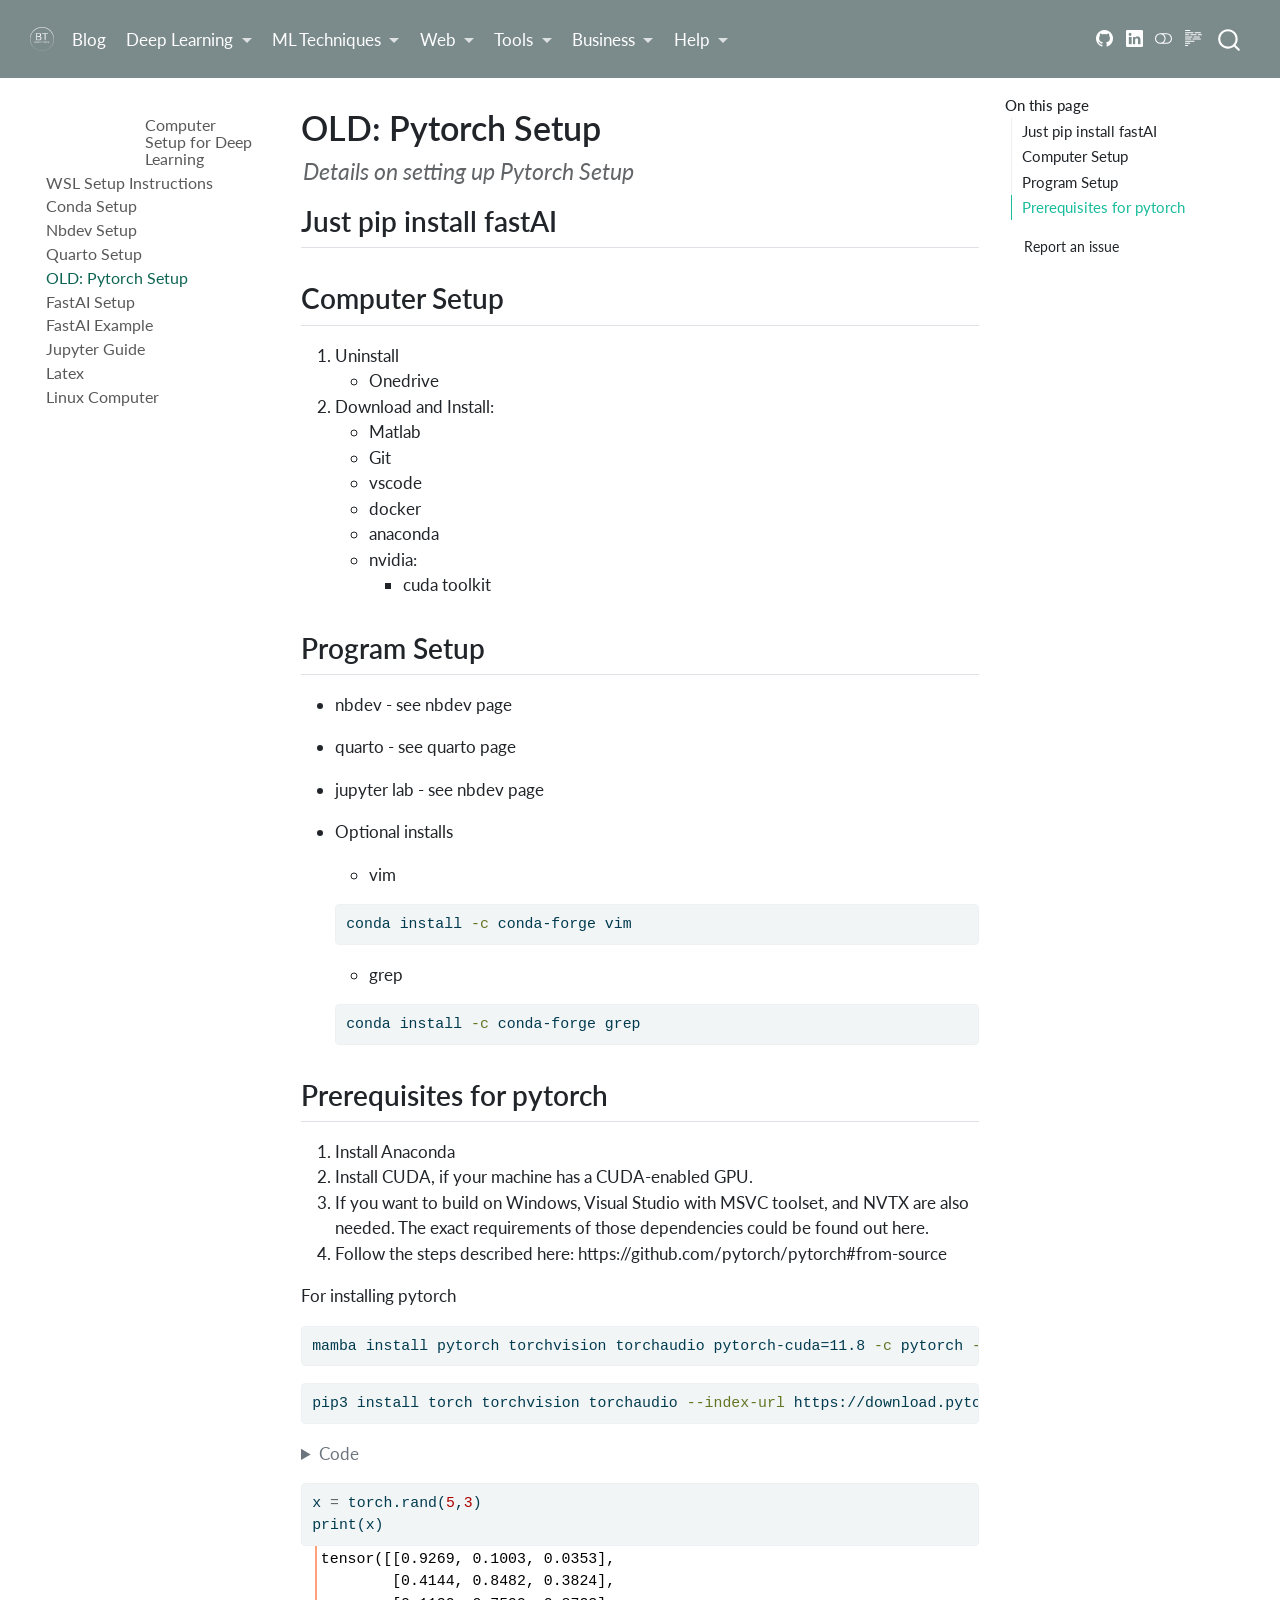
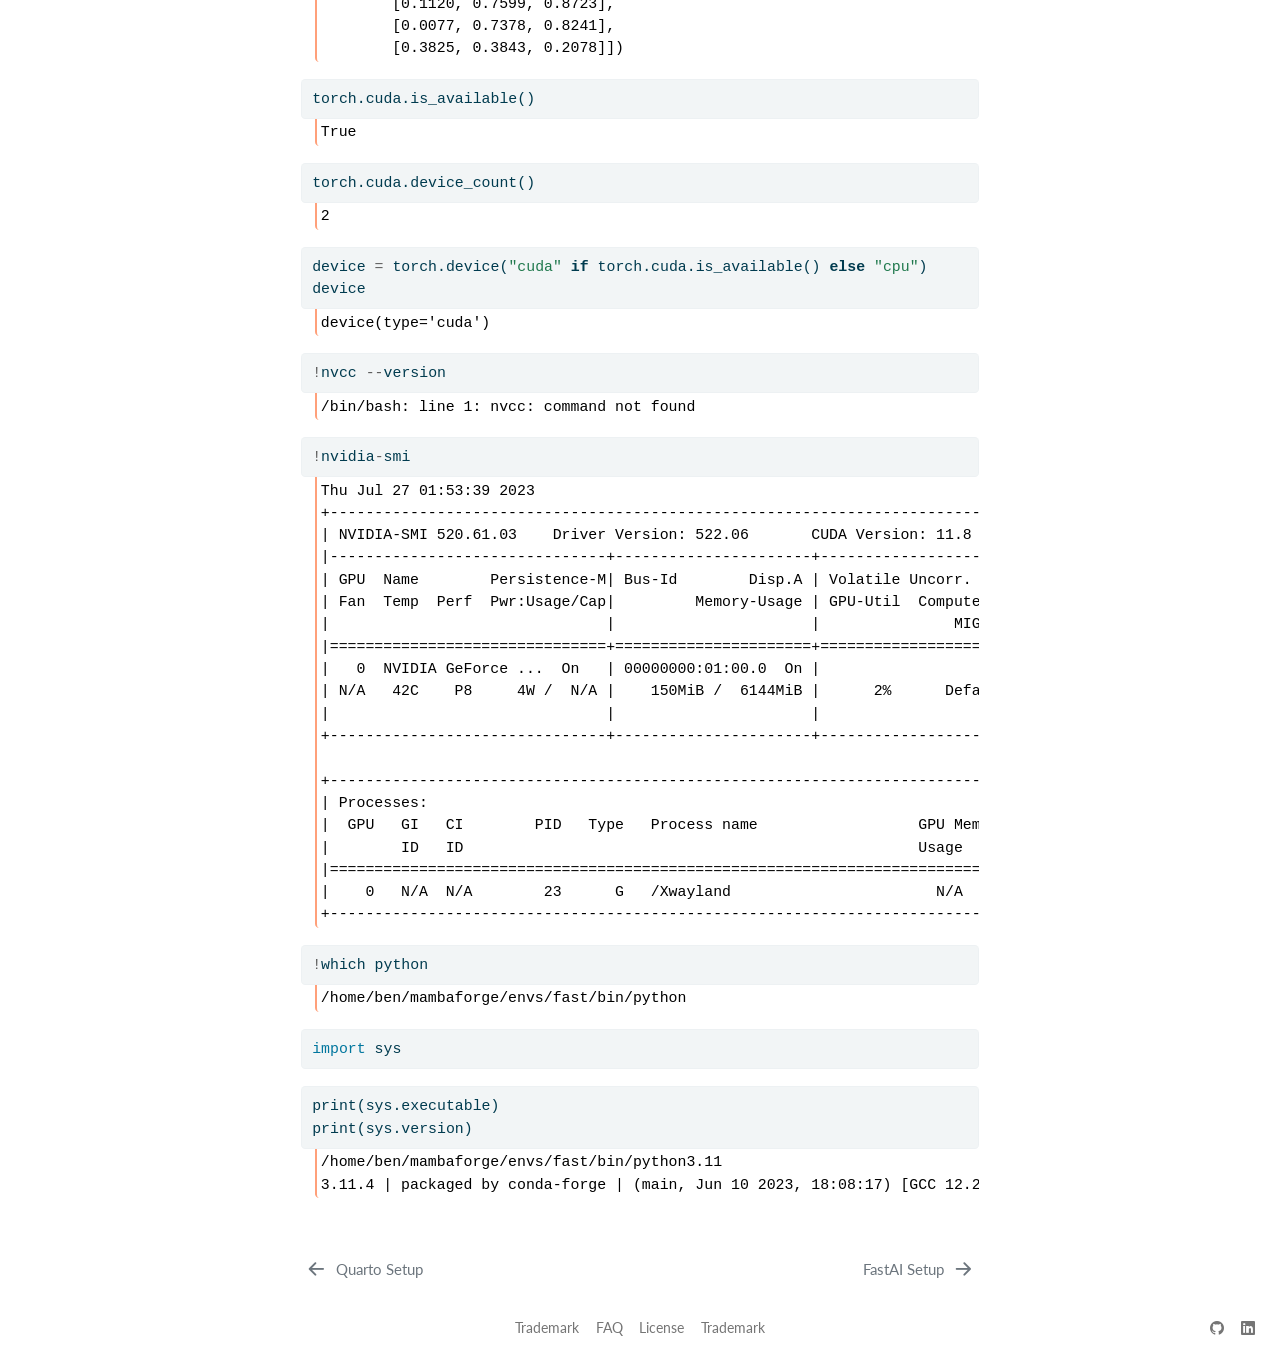
<file: pytorch_setup.html>
<!DOCTYPE html>
<html xmlns="http://www.w3.org/1999/xhtml" lang="en" xml:lang="en"><head>

<meta charset="utf-8">
<meta name="generator" content="quarto-1.5.57">

<meta name="viewport" content="width=device-width, initial-scale=1.0, user-scalable=yes">

<meta name="description" content="Details on setting up Pytorch Setup">

<title>OLD: Pytorch Setup – Setup</title>
<style>
code{white-space: pre-wrap;}
span.smallcaps{font-variant: small-caps;}
div.columns{display: flex; gap: min(4vw, 1.5em);}
div.column{flex: auto; overflow-x: auto;}
div.hanging-indent{margin-left: 1.5em; text-indent: -1.5em;}
ul.task-list{list-style: none;}
ul.task-list li input[type="checkbox"] {
  width: 0.8em;
  margin: 0 0.8em 0.2em -1em; /* quarto-specific, see https://github.com/quarto-dev/quarto-cli/issues/4556 */ 
  vertical-align: middle;
}
/* CSS for syntax highlighting */
pre > code.sourceCode { white-space: pre; position: relative; }
pre > code.sourceCode > span { line-height: 1.25; }
pre > code.sourceCode > span:empty { height: 1.2em; }
.sourceCode { overflow: visible; }
code.sourceCode > span { color: inherit; text-decoration: inherit; }
div.sourceCode { margin: 1em 0; }
pre.sourceCode { margin: 0; }
@media screen {
div.sourceCode { overflow: auto; }
}
@media print {
pre > code.sourceCode { white-space: pre-wrap; }
pre > code.sourceCode > span { display: inline-block; text-indent: -5em; padding-left: 5em; }
}
pre.numberSource code
  { counter-reset: source-line 0; }
pre.numberSource code > span
  { position: relative; left: -4em; counter-increment: source-line; }
pre.numberSource code > span > a:first-child::before
  { content: counter(source-line);
    position: relative; left: -1em; text-align: right; vertical-align: baseline;
    border: none; display: inline-block;
    -webkit-touch-callout: none; -webkit-user-select: none;
    -khtml-user-select: none; -moz-user-select: none;
    -ms-user-select: none; user-select: none;
    padding: 0 4px; width: 4em;
  }
pre.numberSource { margin-left: 3em;  padding-left: 4px; }
div.sourceCode
  {   }
@media screen {
pre > code.sourceCode > span > a:first-child::before { text-decoration: underline; }
}
</style>


<script src="site_libs/quarto-nav/quarto-nav.js"></script>
<script src="site_libs/quarto-nav/headroom.min.js"></script>
<script src="site_libs/clipboard/clipboard.min.js"></script>
<script src="site_libs/quarto-search/autocomplete.umd.js"></script>
<script src="site_libs/quarto-search/fuse.min.js"></script>
<script src="site_libs/quarto-search/quarto-search.js"></script>
<meta name="quarto:offset" content="./">
<link href="./fastai_setup.html" rel="next">
<link href="./quarto_setup.html" rel="prev">
<link href="./favi.svg" rel="icon" type="image/svg+xml">
<script src="site_libs/quarto-html/quarto.js"></script>
<script src="site_libs/quarto-html/popper.min.js"></script>
<script src="site_libs/quarto-html/tippy.umd.min.js"></script>
<script src="site_libs/quarto-html/anchor.min.js"></script>
<link href="site_libs/quarto-html/tippy.css" rel="stylesheet">
<link href="site_libs/quarto-html/quarto-syntax-highlighting.css" rel="stylesheet" class="quarto-color-scheme" id="quarto-text-highlighting-styles">
<link href="site_libs/quarto-html/quarto-syntax-highlighting-dark.css" rel="prefetch" class="quarto-color-scheme quarto-color-alternate" id="quarto-text-highlighting-styles">
<script src="site_libs/bootstrap/bootstrap.min.js"></script>
<link href="site_libs/bootstrap/bootstrap-icons.css" rel="stylesheet">
<link href="site_libs/bootstrap/bootstrap.min.css" rel="stylesheet" class="quarto-color-scheme" id="quarto-bootstrap" data-mode="light">
<link href="site_libs/bootstrap/bootstrap-dark.min.css" rel="prefetch" class="quarto-color-scheme quarto-color-alternate" id="quarto-bootstrap" data-mode="dark">
<script id="quarto-search-options" type="application/json">{
  "location": "navbar",
  "copy-button": false,
  "collapse-after": 3,
  "panel-placement": "end",
  "type": "overlay",
  "limit": 50,
  "keyboard-shortcut": [
    "f",
    "/",
    "s"
  ],
  "language": {
    "search-no-results-text": "No results",
    "search-matching-documents-text": "matching documents",
    "search-copy-link-title": "Copy link to search",
    "search-hide-matches-text": "Hide additional matches",
    "search-more-match-text": "more match in this document",
    "search-more-matches-text": "more matches in this document",
    "search-clear-button-title": "Clear",
    "search-text-placeholder": "",
    "search-detached-cancel-button-title": "Cancel",
    "search-submit-button-title": "Submit",
    "search-label": "Search"
  }
}</script>


<link rel="stylesheet" href="styles.css">
<meta property="og:title" content="OLD: Pytorch Setup – Setup">
<meta property="og:description" content="Details on setting up Pytorch Setup">
<meta property="og:image" content="https://bthek1.github.io/Computer_Setup//bthek1/Logo.svg">
<meta property="og:site_name" content="Setup">
<meta name="twitter:title" content="OLD: Pytorch Setup – Setup">
<meta name="twitter:description" content="Details on setting up Pytorch Setup">
<meta name="twitter:image" content="https://bthek1.github.io/Computer_Setup//bthek1/Logo.svg">
<meta name="twitter:card" content="summary_large_image">
</head>

<body class="nav-sidebar floating nav-fixed">

<div id="quarto-search-results"></div>
  <header id="quarto-header" class="headroom fixed-top">
    <nav class="navbar navbar-expand-lg " data-bs-theme="dark">
      <div class="navbar-container container-fluid">
      <div class="navbar-brand-container mx-auto">
    <a href="./index.html" class="navbar-brand navbar-brand-logo">
    <img src="./Logo.svg" alt="Quarto logo." class="navbar-logo">
    </a>
  </div>
            <div id="quarto-search" class="" title="Search"></div>
          <button class="navbar-toggler" type="button" data-bs-toggle="collapse" data-bs-target="#navbarCollapse" aria-controls="navbarCollapse" role="menu" aria-expanded="false" aria-label="Toggle navigation" onclick="if (window.quartoToggleHeadroom) { window.quartoToggleHeadroom(); }">
  <span class="navbar-toggler-icon"></span>
</button>
          <div class="collapse navbar-collapse" id="navbarCollapse">
            <ul class="navbar-nav navbar-nav-scroll me-auto">
  <li class="nav-item">
    <a class="nav-link" href="https://bthek1.github.io/B_Blog/"> 
<span class="menu-text">Blog</span></a>
  </li>  
  <li class="nav-item dropdown ">
    <a class="nav-link dropdown-toggle" href="#" id="nav-menu-deep-learning" role="link" data-bs-toggle="dropdown" aria-expanded="false">
 <span class="menu-text">Deep Learning</span>
    </a>
    <ul class="dropdown-menu" aria-labelledby="nav-menu-deep-learning">    
        <li>
    <a class="dropdown-item" href="https://bthek1.github.io/FastAI_course/">
 <span class="dropdown-text">Fast AI course</span></a>
  </li>  
        <li>
    <a class="dropdown-item" href="https://bthek1.github.io/DL_methods/">
 <span class="dropdown-text">DL Methods</span></a>
  </li>  
        <li>
    <a class="dropdown-item" href="https://bthek1.github.io/Research/">
 <span class="dropdown-text">Research</span></a>
  </li>  
    </ul>
  </li>
  <li class="nav-item dropdown ">
    <a class="nav-link dropdown-toggle" href="#" id="nav-menu-ml-techniques" role="link" data-bs-toggle="dropdown" aria-expanded="false">
 <span class="menu-text">ML Techniques</span>
    </a>
    <ul class="dropdown-menu" aria-labelledby="nav-menu-ml-techniques">    
        <li>
    <a class="dropdown-item" href="https://bthek1.github.io/ML_methods/">
 <span class="dropdown-text">ML Methods</span></a>
  </li>  
        <li>
    <a class="dropdown-item" href="https://bthek1.github.io/TimeSeriesML/">
 <span class="dropdown-text">Time series</span></a>
  </li>  
    </ul>
  </li>
  <li class="nav-item dropdown ">
    <a class="nav-link dropdown-toggle" href="#" id="nav-menu-web" role="link" data-bs-toggle="dropdown" aria-expanded="false">
 <span class="menu-text">Web</span>
    </a>
    <ul class="dropdown-menu" aria-labelledby="nav-menu-web">    
        <li>
    <a class="dropdown-item" href="https://bthek1.github.io/WEB_doc/">
 <span class="dropdown-text">Web Development</span></a>
  </li>  
        <li>
    <a class="dropdown-item" href="https://bthek1.github.io/Front_End/">
 <span class="dropdown-text">Front End</span></a>
  </li>  
        <li>
    <a class="dropdown-item" href="https://bthek1.github.io/Back_End/">
 <span class="dropdown-text">Back End</span></a>
  </li>  
        <li>
    <a class="dropdown-item" href="https://bthek1.github.io/Docker_Containers/">
 <span class="dropdown-text">Docker Containers</span></a>
  </li>  
    </ul>
  </li>
  <li class="nav-item dropdown ">
    <a class="nav-link dropdown-toggle" href="#" id="nav-menu-tools" role="link" data-bs-toggle="dropdown" aria-expanded="false">
 <span class="menu-text">Tools</span>
    </a>
    <ul class="dropdown-menu" aria-labelledby="nav-menu-tools">    
        <li>
    <a class="dropdown-item" href="https://bthek1.github.io/Software_Tools/">
 <span class="dropdown-text">Software Tools</span></a>
  </li>  
        <li>
    <a class="dropdown-item" href="https://bthek1.github.io/Python_Libs/">
 <span class="dropdown-text">Python Libraries</span></a>
  </li>  
        <li>
    <a class="dropdown-item" href="https://bthek1.github.io/nbdevAuto/">
 <span class="dropdown-text">Nbdev Automation</span></a>
  </li>  
        <li>
    <a class="dropdown-item" href="https://bthek1.github.io/Computer_Setup/">
 <span class="dropdown-text">Computer Setup</span></a>
  </li>  
    </ul>
  </li>
  <li class="nav-item dropdown ">
    <a class="nav-link dropdown-toggle" href="#" id="nav-menu-business" role="link" data-bs-toggle="dropdown" aria-expanded="false">
 <span class="menu-text">Business</span>
    </a>
    <ul class="dropdown-menu" aria-labelledby="nav-menu-business">    
        <li>
    <a class="dropdown-item" href="https://bthek1.github.io/Business_doc/">
 <span class="dropdown-text">Business Doc</span></a>
  </li>  
        <li>
    <a class="dropdown-item" href="https://bthek1.github.io/Philosophy_doc/">
 <span class="dropdown-text">Ideas Doc</span></a>
  </li>  
        <li>
    <a class="dropdown-item" href="https://bthek1.github.io/Finances/">
 <span class="dropdown-text">Finances</span></a>
  </li>  
        <li>
    <a class="dropdown-item" href="https://bthek1.github.io/Other/">
 <span class="dropdown-text">Other</span></a>
  </li>  
    </ul>
  </li>
  <li class="nav-item dropdown ">
    <a class="nav-link dropdown-toggle" href="#" id="nav-menu-help" role="link" data-bs-toggle="dropdown" aria-expanded="false">
 <span class="menu-text">Help</span>
    </a>
    <ul class="dropdown-menu" aria-labelledby="nav-menu-help">    
        <li>
    <a class="dropdown-item" href="https://github.com/bthek1/B_Blog/issues"><i class="bi bi-bug" role="img">
</i> 
 <span class="dropdown-text">Report a Bug</span></a>
  </li>  
        <li>
    <a class="dropdown-item" href="https://github.com/bthek1/B_Blog/issues"><i class="bi bi-chat-right-text" role="img">
</i> 
 <span class="dropdown-text">Ask a Question</span></a>
  </li>  
        <li>
    <a class="dropdown-item" href="https://github.com/bthek1/B_Blog/issues"><i class="bi bi-question-circle" role="img">
</i> 
 <span class="dropdown-text">FAQ</span></a>
  </li>  
    </ul>
  </li>
</ul>
          </div> <!-- /navcollapse -->
            <div class="quarto-navbar-tools tools-wide">
    <a href="https://github.com/bthek1" title="" class="quarto-navigation-tool px-1" aria-label="Github"><i class="bi bi-github"></i></a>
    <a href="https://www.linkedin.com/in/benedict-thekkel/" title="" class="quarto-navigation-tool px-1" aria-label="Linkedin"><i class="bi bi-linkedin"></i></a>
  <a href="" class="quarto-color-scheme-toggle quarto-navigation-tool  px-1" onclick="window.quartoToggleColorScheme(); return false;" title="Toggle dark mode"><i class="bi"></i></a>
  <a href="" class="quarto-reader-toggle quarto-navigation-tool px-1" onclick="window.quartoToggleReader(); return false;" title="Toggle reader mode">
  <div class="quarto-reader-toggle-btn">
  <i class="bi"></i>
  </div>
</a>
</div>
      </div> <!-- /container-fluid -->
    </nav>
  <nav class="quarto-secondary-nav">
    <div class="container-fluid d-flex">
      <button type="button" class="quarto-btn-toggle btn" data-bs-toggle="collapse" role="button" data-bs-target=".quarto-sidebar-collapse-item" aria-controls="quarto-sidebar" aria-expanded="false" aria-label="Toggle sidebar navigation" onclick="if (window.quartoToggleHeadroom) { window.quartoToggleHeadroom(); }">
        <i class="bi bi-layout-text-sidebar-reverse"></i>
      </button>
        <nav class="quarto-page-breadcrumbs" aria-label="breadcrumb"><ol class="breadcrumb"><li class="breadcrumb-item"><a href="./pytorch_setup.html">OLD: Pytorch Setup</a></li></ol></nav>
        <a class="flex-grow-1" role="navigation" data-bs-toggle="collapse" data-bs-target=".quarto-sidebar-collapse-item" aria-controls="quarto-sidebar" aria-expanded="false" aria-label="Toggle sidebar navigation" onclick="if (window.quartoToggleHeadroom) { window.quartoToggleHeadroom(); }">      
        </a>
    </div>
  </nav>
</header>
<!-- content -->
<div id="quarto-content" class="quarto-container page-columns page-rows-contents page-layout-article page-navbar">
<!-- sidebar -->
  <nav id="quarto-sidebar" class="sidebar collapse collapse-horizontal quarto-sidebar-collapse-item sidebar-navigation floating overflow-auto">
    <div class="sidebar-menu-container"> 
    <ul class="list-unstyled mt-1">
        <li class="sidebar-item">
  <div class="sidebar-item-container"> 
  <a href="./index.html" class="sidebar-item-text sidebar-link">
 <span class="menu-text"><a href="https://bthek1.github.io/Computer_Setup/">Computer Setup for Deep Learning</a></span></a>
  </div>
</li>
        <li class="sidebar-item">
  <div class="sidebar-item-container"> 
  <a href="./wsl_setup.html" class="sidebar-item-text sidebar-link">
 <span class="menu-text">WSL Setup Instructions</span></a>
  </div>
</li>
        <li class="sidebar-item">
  <div class="sidebar-item-container"> 
  <a href="./conda_setup.html" class="sidebar-item-text sidebar-link">
 <span class="menu-text">Conda Setup</span></a>
  </div>
</li>
        <li class="sidebar-item">
  <div class="sidebar-item-container"> 
  <a href="./nbdev_setup.html" class="sidebar-item-text sidebar-link">
 <span class="menu-text">Nbdev Setup</span></a>
  </div>
</li>
        <li class="sidebar-item">
  <div class="sidebar-item-container"> 
  <a href="./quarto_setup.html" class="sidebar-item-text sidebar-link">
 <span class="menu-text">Quarto Setup</span></a>
  </div>
</li>
        <li class="sidebar-item">
  <div class="sidebar-item-container"> 
  <a href="./pytorch_setup.html" class="sidebar-item-text sidebar-link active">
 <span class="menu-text">OLD: Pytorch Setup</span></a>
  </div>
</li>
        <li class="sidebar-item">
  <div class="sidebar-item-container"> 
  <a href="./fastai_setup.html" class="sidebar-item-text sidebar-link">
 <span class="menu-text">FastAI Setup</span></a>
  </div>
</li>
        <li class="sidebar-item">
  <div class="sidebar-item-container"> 
  <a href="./fastaiexample.html" class="sidebar-item-text sidebar-link">
 <span class="menu-text">FastAI Example</span></a>
  </div>
</li>
        <li class="sidebar-item">
  <div class="sidebar-item-container"> 
  <a href="./jupyter_guide.html" class="sidebar-item-text sidebar-link">
 <span class="menu-text">Jupyter Guide</span></a>
  </div>
</li>
        <li class="sidebar-item">
  <div class="sidebar-item-container"> 
  <a href="./latex_setup.html" class="sidebar-item-text sidebar-link">
 <span class="menu-text">Latex</span></a>
  </div>
</li>
        <li class="sidebar-item">
  <div class="sidebar-item-container"> 
  <a href="./linux_computer.html" class="sidebar-item-text sidebar-link">
 <span class="menu-text">Linux Computer</span></a>
  </div>
</li>
    </ul>
    </div>
</nav>
<div id="quarto-sidebar-glass" class="quarto-sidebar-collapse-item" data-bs-toggle="collapse" data-bs-target=".quarto-sidebar-collapse-item"></div>
<!-- margin-sidebar -->
    <div id="quarto-margin-sidebar" class="sidebar margin-sidebar">
        <nav id="TOC" role="doc-toc" class="toc-active">
    <h2 id="toc-title">On this page</h2>
   
  <ul>
  <li><a href="#just-pip-install-fastai" id="toc-just-pip-install-fastai" class="nav-link active" data-scroll-target="#just-pip-install-fastai">Just pip install fastAI</a></li>
  <li><a href="#computer-setup" id="toc-computer-setup" class="nav-link" data-scroll-target="#computer-setup">Computer Setup</a></li>
  <li><a href="#program-setup" id="toc-program-setup" class="nav-link" data-scroll-target="#program-setup">Program Setup</a></li>
  <li><a href="#prerequisites-for-pytorch" id="toc-prerequisites-for-pytorch" class="nav-link" data-scroll-target="#prerequisites-for-pytorch">Prerequisites for pytorch</a></li>
  </ul>
<div class="toc-actions"><ul><li><a href="https://bthek1.github.io/Computer_Setup/issues/new" class="toc-action"><i class="bi empty"></i>Report an issue</a></li></ul></div></nav>
    </div>
<!-- main -->
<main class="content" id="quarto-document-content">

<header id="title-block-header" class="quarto-title-block default">
<div class="quarto-title">
<h1 class="title">OLD: Pytorch Setup</h1>
</div>

<div>
  <div class="description">
    Details on setting up Pytorch Setup
  </div>
</div>


<div class="quarto-title-meta">

    
  
    
  </div>
  


</header>


<!-- WARNING: THIS FILE WAS AUTOGENERATED! DO NOT EDIT! -->
<section id="just-pip-install-fastai" class="level2">
<h2 class="anchored" data-anchor-id="just-pip-install-fastai">Just pip install fastAI</h2>
</section>
<section id="computer-setup" class="level2">
<h2 class="anchored" data-anchor-id="computer-setup">Computer Setup</h2>
<ol type="1">
<li>Uninstall
<ul>
<li>Onedrive</li>
</ul></li>
<li>Download and Install:
<ul>
<li>Matlab</li>
<li>Git</li>
<li>vscode</li>
<li>docker</li>
<li>anaconda</li>
<li>nvidia:
<ul>
<li>cuda toolkit</li>
</ul></li>
</ul></li>
</ol>
</section>
<section id="program-setup" class="level2">
<h2 class="anchored" data-anchor-id="program-setup">Program Setup</h2>
<ul>
<li><p>nbdev - see nbdev page</p></li>
<li><p>quarto - see quarto page</p></li>
<li><p>jupyter lab - see nbdev page</p></li>
<li><p>Optional installs</p>
<ul>
<li>vim</li>
</ul>
<div class="sourceCode" id="cb1"><pre class="sourceCode sh code-with-copy"><code class="sourceCode bash"><span id="cb1-1"><a href="#cb1-1" aria-hidden="true" tabindex="-1"></a><span class="ex">conda</span> install <span class="at">-c</span> conda-forge vim</span></code><button title="Copy to Clipboard" class="code-copy-button"><i class="bi"></i></button></pre></div>
<ul>
<li>grep</li>
</ul>
<div class="sourceCode" id="cb2"><pre class="sourceCode sh code-with-copy"><code class="sourceCode bash"><span id="cb2-1"><a href="#cb2-1" aria-hidden="true" tabindex="-1"></a><span class="ex">conda</span> install <span class="at">-c</span> conda-forge grep</span></code><button title="Copy to Clipboard" class="code-copy-button"><i class="bi"></i></button></pre></div></li>
</ul>
</section>
<section id="prerequisites-for-pytorch" class="level2">
<h2 class="anchored" data-anchor-id="prerequisites-for-pytorch">Prerequisites for pytorch</h2>
<ol type="1">
<li>Install Anaconda</li>
<li>Install CUDA, if your machine has a CUDA-enabled GPU.</li>
<li>If you want to build on Windows, Visual Studio with MSVC toolset, and NVTX are also needed. The exact requirements of those dependencies could be found out here.</li>
<li>Follow the steps described here: https://github.com/pytorch/pytorch#from-source</li>
</ol>
<p>For installing pytorch</p>
<div class="sourceCode" id="cb3"><pre class="sourceCode sh code-with-copy"><code class="sourceCode bash"><span id="cb3-1"><a href="#cb3-1" aria-hidden="true" tabindex="-1"></a><span class="ex">mamba</span> install pytorch torchvision torchaudio pytorch-cuda=11.8 <span class="at">-c</span> pytorch <span class="at">-c</span> nvidia</span></code><button title="Copy to Clipboard" class="code-copy-button"><i class="bi"></i></button></pre></div>
<div class="sourceCode" id="cb4"><pre class="sourceCode sh code-with-copy"><code class="sourceCode bash"><span id="cb4-1"><a href="#cb4-1" aria-hidden="true" tabindex="-1"></a><span class="ex">pip3</span> install torch torchvision torchaudio <span class="at">--index-url</span> https://download.pytorch.org/whl/cu121</span></code><button title="Copy to Clipboard" class="code-copy-button"><i class="bi"></i></button></pre></div>
<div id="adcc5786-d70c-4586-82a0-c62afc33303e" class="cell">
<details class="code-fold">
<summary>Code</summary>
<div class="sourceCode cell-code" id="cb5"><pre class="sourceCode python code-with-copy"><code class="sourceCode python"><span id="cb5-1"><a href="#cb5-1" aria-hidden="true" tabindex="-1"></a><span class="im">import</span> torch</span></code><button title="Copy to Clipboard" class="code-copy-button"><i class="bi"></i></button></pre></div>
</details>
</div>
<div id="a787fb8d-8b8c-4ad9-8762-6c3b618de117" class="cell">
<div class="sourceCode cell-code" id="cb6"><pre class="sourceCode python code-with-copy"><code class="sourceCode python"><span id="cb6-1"><a href="#cb6-1" aria-hidden="true" tabindex="-1"></a>x <span class="op">=</span> torch.rand(<span class="dv">5</span>,<span class="dv">3</span>)</span>
<span id="cb6-2"><a href="#cb6-2" aria-hidden="true" tabindex="-1"></a><span class="bu">print</span>(x)</span></code><button title="Copy to Clipboard" class="code-copy-button"><i class="bi"></i></button></pre></div>
<div class="cell-output cell-output-stdout">
<pre><code>tensor([[0.9269, 0.1003, 0.0353],
        [0.4144, 0.8482, 0.3824],
        [0.1120, 0.7599, 0.8723],
        [0.0077, 0.7378, 0.8241],
        [0.3825, 0.3843, 0.2078]])</code></pre>
</div>
</div>
<div id="8c588541-48d7-4e58-9455-962356e976a0" class="cell">
<div class="sourceCode cell-code" id="cb8"><pre class="sourceCode python code-with-copy"><code class="sourceCode python"><span id="cb8-1"><a href="#cb8-1" aria-hidden="true" tabindex="-1"></a>torch.cuda.is_available()</span></code><button title="Copy to Clipboard" class="code-copy-button"><i class="bi"></i></button></pre></div>
<div class="cell-output cell-output-display">
<pre><code>True</code></pre>
</div>
</div>
<div id="d658cd5a-c9c1-4fa4-a79e-171f23c2c229" class="cell">
<div class="sourceCode cell-code" id="cb10"><pre class="sourceCode python code-with-copy"><code class="sourceCode python"><span id="cb10-1"><a href="#cb10-1" aria-hidden="true" tabindex="-1"></a>torch.cuda.device_count()</span></code><button title="Copy to Clipboard" class="code-copy-button"><i class="bi"></i></button></pre></div>
<div class="cell-output cell-output-display">
<pre><code>2</code></pre>
</div>
</div>
<div id="6325dfc4-d3a0-4d52-93e2-c748c3d304fa" class="cell">
<div class="sourceCode cell-code" id="cb12"><pre class="sourceCode python code-with-copy"><code class="sourceCode python"><span id="cb12-1"><a href="#cb12-1" aria-hidden="true" tabindex="-1"></a>device <span class="op">=</span> torch.device(<span class="st">"cuda"</span> <span class="cf">if</span> torch.cuda.is_available() <span class="cf">else</span> <span class="st">"cpu"</span>)</span>
<span id="cb12-2"><a href="#cb12-2" aria-hidden="true" tabindex="-1"></a>device</span></code><button title="Copy to Clipboard" class="code-copy-button"><i class="bi"></i></button></pre></div>
<div class="cell-output cell-output-display">
<pre><code>device(type='cuda')</code></pre>
</div>
</div>
<div id="97170999-aae1-4205-814e-66ea4858eb40" class="cell">
<div class="sourceCode cell-code" id="cb14"><pre class="sourceCode python code-with-copy"><code class="sourceCode python"><span id="cb14-1"><a href="#cb14-1" aria-hidden="true" tabindex="-1"></a><span class="op">!</span>nvcc <span class="op">--</span>version</span></code><button title="Copy to Clipboard" class="code-copy-button"><i class="bi"></i></button></pre></div>
<div class="cell-output cell-output-stdout">
<pre><code>/bin/bash: line 1: nvcc: command not found</code></pre>
</div>
</div>
<div id="2348034b-2a4c-40a4-9b48-fa873aa54eb4" class="cell">
<div class="sourceCode cell-code" id="cb16"><pre class="sourceCode python code-with-copy"><code class="sourceCode python"><span id="cb16-1"><a href="#cb16-1" aria-hidden="true" tabindex="-1"></a><span class="op">!</span>nvidia<span class="op">-</span>smi</span></code><button title="Copy to Clipboard" class="code-copy-button"><i class="bi"></i></button></pre></div>
<div class="cell-output cell-output-stdout">
<pre><code>Thu Jul 27 01:53:39 2023       
+-----------------------------------------------------------------------------+
| NVIDIA-SMI 520.61.03    Driver Version: 522.06       CUDA Version: 11.8     |
|-------------------------------+----------------------+----------------------+
| GPU  Name        Persistence-M| Bus-Id        Disp.A | Volatile Uncorr. ECC |
| Fan  Temp  Perf  Pwr:Usage/Cap|         Memory-Usage | GPU-Util  Compute M. |
|                               |                      |               MIG M. |
|===============================+======================+======================|
|   0  NVIDIA GeForce ...  On   | 00000000:01:00.0  On |                  N/A |
| N/A   42C    P8     4W /  N/A |    150MiB /  6144MiB |      2%      Default |
|                               |                      |                  N/A |
+-------------------------------+----------------------+----------------------+
                                                                               
+-----------------------------------------------------------------------------+
| Processes:                                                                  |
|  GPU   GI   CI        PID   Type   Process name                  GPU Memory |
|        ID   ID                                                   Usage      |
|=============================================================================|
|    0   N/A  N/A        23      G   /Xwayland                       N/A      |
+-----------------------------------------------------------------------------+</code></pre>
</div>
</div>
<div id="562f9447-3003-4139-a108-2d30705b8766" class="cell">
<div class="sourceCode cell-code" id="cb18"><pre class="sourceCode python code-with-copy"><code class="sourceCode python"><span id="cb18-1"><a href="#cb18-1" aria-hidden="true" tabindex="-1"></a><span class="op">!</span>which python</span></code><button title="Copy to Clipboard" class="code-copy-button"><i class="bi"></i></button></pre></div>
<div class="cell-output cell-output-stdout">
<pre><code>/home/ben/mambaforge/envs/fast/bin/python</code></pre>
</div>
</div>
<div id="c4e4b85a-6b1d-42b0-91af-2848f322f903" class="cell">
<div class="sourceCode cell-code" id="cb20"><pre class="sourceCode python code-with-copy"><code class="sourceCode python"><span id="cb20-1"><a href="#cb20-1" aria-hidden="true" tabindex="-1"></a><span class="im">import</span> sys</span></code><button title="Copy to Clipboard" class="code-copy-button"><i class="bi"></i></button></pre></div>
</div>
<div id="5c6a70c2-6767-4bfe-9228-8a79323e4850" class="cell">
<div class="sourceCode cell-code" id="cb21"><pre class="sourceCode python code-with-copy"><code class="sourceCode python"><span id="cb21-1"><a href="#cb21-1" aria-hidden="true" tabindex="-1"></a><span class="bu">print</span>(sys.executable)</span>
<span id="cb21-2"><a href="#cb21-2" aria-hidden="true" tabindex="-1"></a><span class="bu">print</span>(sys.version)</span></code><button title="Copy to Clipboard" class="code-copy-button"><i class="bi"></i></button></pre></div>
<div class="cell-output cell-output-stdout">
<pre><code>/home/ben/mambaforge/envs/fast/bin/python3.11
3.11.4 | packaged by conda-forge | (main, Jun 10 2023, 18:08:17) [GCC 12.2.0]</code></pre>
</div>
</div>


</section>

<a onclick="window.scrollTo(0, 0); return false;" role="button" id="quarto-back-to-top"><i class="bi bi-arrow-up"></i> Back to top</a></main> <!-- /main -->
<script id="quarto-html-after-body" type="application/javascript">
window.document.addEventListener("DOMContentLoaded", function (event) {
  const toggleBodyColorMode = (bsSheetEl) => {
    const mode = bsSheetEl.getAttribute("data-mode");
    const bodyEl = window.document.querySelector("body");
    if (mode === "dark") {
      bodyEl.classList.add("quarto-dark");
      bodyEl.classList.remove("quarto-light");
    } else {
      bodyEl.classList.add("quarto-light");
      bodyEl.classList.remove("quarto-dark");
    }
  }
  const toggleBodyColorPrimary = () => {
    const bsSheetEl = window.document.querySelector("link#quarto-bootstrap");
    if (bsSheetEl) {
      toggleBodyColorMode(bsSheetEl);
    }
  }
  toggleBodyColorPrimary();  
  const disableStylesheet = (stylesheets) => {
    for (let i=0; i < stylesheets.length; i++) {
      const stylesheet = stylesheets[i];
      stylesheet.rel = 'prefetch';
    }
  }
  const enableStylesheet = (stylesheets) => {
    for (let i=0; i < stylesheets.length; i++) {
      const stylesheet = stylesheets[i];
      stylesheet.rel = 'stylesheet';
    }
  }
  const manageTransitions = (selector, allowTransitions) => {
    const els = window.document.querySelectorAll(selector);
    for (let i=0; i < els.length; i++) {
      const el = els[i];
      if (allowTransitions) {
        el.classList.remove('notransition');
      } else {
        el.classList.add('notransition');
      }
    }
  }
  const toggleGiscusIfUsed = (isAlternate, darkModeDefault) => {
    const baseTheme = document.querySelector('#giscus-base-theme')?.value ?? 'light';
    const alternateTheme = document.querySelector('#giscus-alt-theme')?.value ?? 'dark';
    let newTheme = '';
    if(darkModeDefault) {
      newTheme = isAlternate ? baseTheme : alternateTheme;
    } else {
      newTheme = isAlternate ? alternateTheme : baseTheme;
    }
    const changeGiscusTheme = () => {
      // From: https://github.com/giscus/giscus/issues/336
      const sendMessage = (message) => {
        const iframe = document.querySelector('iframe.giscus-frame');
        if (!iframe) return;
        iframe.contentWindow.postMessage({ giscus: message }, 'https://giscus.app');
      }
      sendMessage({
        setConfig: {
          theme: newTheme
        }
      });
    }
    const isGiscussLoaded = window.document.querySelector('iframe.giscus-frame') !== null;
    if (isGiscussLoaded) {
      changeGiscusTheme();
    }
  }
  const toggleColorMode = (alternate) => {
    // Switch the stylesheets
    const alternateStylesheets = window.document.querySelectorAll('link.quarto-color-scheme.quarto-color-alternate');
    manageTransitions('#quarto-margin-sidebar .nav-link', false);
    if (alternate) {
      enableStylesheet(alternateStylesheets);
      for (const sheetNode of alternateStylesheets) {
        if (sheetNode.id === "quarto-bootstrap") {
          toggleBodyColorMode(sheetNode);
        }
      }
    } else {
      disableStylesheet(alternateStylesheets);
      toggleBodyColorPrimary();
    }
    manageTransitions('#quarto-margin-sidebar .nav-link', true);
    // Switch the toggles
    const toggles = window.document.querySelectorAll('.quarto-color-scheme-toggle');
    for (let i=0; i < toggles.length; i++) {
      const toggle = toggles[i];
      if (toggle) {
        if (alternate) {
          toggle.classList.add("alternate");     
        } else {
          toggle.classList.remove("alternate");
        }
      }
    }
    // Hack to workaround the fact that safari doesn't
    // properly recolor the scrollbar when toggling (#1455)
    if (navigator.userAgent.indexOf('Safari') > 0 && navigator.userAgent.indexOf('Chrome') == -1) {
      manageTransitions("body", false);
      window.scrollTo(0, 1);
      setTimeout(() => {
        window.scrollTo(0, 0);
        manageTransitions("body", true);
      }, 40);  
    }
  }
  const isFileUrl = () => { 
    return window.location.protocol === 'file:';
  }
  const hasAlternateSentinel = () => {  
    let styleSentinel = getColorSchemeSentinel();
    if (styleSentinel !== null) {
      return styleSentinel === "alternate";
    } else {
      return false;
    }
  }
  const setStyleSentinel = (alternate) => {
    const value = alternate ? "alternate" : "default";
    if (!isFileUrl()) {
      window.localStorage.setItem("quarto-color-scheme", value);
    } else {
      localAlternateSentinel = value;
    }
  }
  const getColorSchemeSentinel = () => {
    if (!isFileUrl()) {
      const storageValue = window.localStorage.getItem("quarto-color-scheme");
      return storageValue != null ? storageValue : localAlternateSentinel;
    } else {
      return localAlternateSentinel;
    }
  }
  const darkModeDefault = false;
  let localAlternateSentinel = darkModeDefault ? 'alternate' : 'default';
  // Dark / light mode switch
  window.quartoToggleColorScheme = () => {
    // Read the current dark / light value 
    let toAlternate = !hasAlternateSentinel();
    toggleColorMode(toAlternate);
    setStyleSentinel(toAlternate);
    toggleGiscusIfUsed(toAlternate, darkModeDefault);
  };
  // Ensure there is a toggle, if there isn't float one in the top right
  if (window.document.querySelector('.quarto-color-scheme-toggle') === null) {
    const a = window.document.createElement('a');
    a.classList.add('top-right');
    a.classList.add('quarto-color-scheme-toggle');
    a.href = "";
    a.onclick = function() { try { window.quartoToggleColorScheme(); } catch {} return false; };
    const i = window.document.createElement("i");
    i.classList.add('bi');
    a.appendChild(i);
    window.document.body.appendChild(a);
  }
  // Switch to dark mode if need be
  if (hasAlternateSentinel()) {
    toggleColorMode(true);
  } else {
    toggleColorMode(false);
  }
  const icon = "";
  const anchorJS = new window.AnchorJS();
  anchorJS.options = {
    placement: 'right',
    icon: icon
  };
  anchorJS.add('.anchored');
  const isCodeAnnotation = (el) => {
    for (const clz of el.classList) {
      if (clz.startsWith('code-annotation-')) {                     
        return true;
      }
    }
    return false;
  }
  const onCopySuccess = function(e) {
    // button target
    const button = e.trigger;
    // don't keep focus
    button.blur();
    // flash "checked"
    button.classList.add('code-copy-button-checked');
    var currentTitle = button.getAttribute("title");
    button.setAttribute("title", "Copied!");
    let tooltip;
    if (window.bootstrap) {
      button.setAttribute("data-bs-toggle", "tooltip");
      button.setAttribute("data-bs-placement", "left");
      button.setAttribute("data-bs-title", "Copied!");
      tooltip = new bootstrap.Tooltip(button, 
        { trigger: "manual", 
          customClass: "code-copy-button-tooltip",
          offset: [0, -8]});
      tooltip.show();    
    }
    setTimeout(function() {
      if (tooltip) {
        tooltip.hide();
        button.removeAttribute("data-bs-title");
        button.removeAttribute("data-bs-toggle");
        button.removeAttribute("data-bs-placement");
      }
      button.setAttribute("title", currentTitle);
      button.classList.remove('code-copy-button-checked');
    }, 1000);
    // clear code selection
    e.clearSelection();
  }
  const getTextToCopy = function(trigger) {
      const codeEl = trigger.previousElementSibling.cloneNode(true);
      for (const childEl of codeEl.children) {
        if (isCodeAnnotation(childEl)) {
          childEl.remove();
        }
      }
      return codeEl.innerText;
  }
  const clipboard = new window.ClipboardJS('.code-copy-button:not([data-in-quarto-modal])', {
    text: getTextToCopy
  });
  clipboard.on('success', onCopySuccess);
  if (window.document.getElementById('quarto-embedded-source-code-modal')) {
    // For code content inside modals, clipBoardJS needs to be initialized with a container option
    // TODO: Check when it could be a function (https://github.com/zenorocha/clipboard.js/issues/860)
    const clipboardModal = new window.ClipboardJS('.code-copy-button[data-in-quarto-modal]', {
      text: getTextToCopy,
      container: window.document.getElementById('quarto-embedded-source-code-modal')
    });
    clipboardModal.on('success', onCopySuccess);
  }
    var localhostRegex = new RegExp(/^(?:http|https):\/\/localhost\:?[0-9]*\//);
    var mailtoRegex = new RegExp(/^mailto:/);
      var filterRegex = new RegExp("https:\/\/bthek1\.github\.io\/Computer_Setup\/\/bthek1");
    var isInternal = (href) => {
        return filterRegex.test(href) || localhostRegex.test(href) || mailtoRegex.test(href);
    }
    // Inspect non-navigation links and adorn them if external
 	var links = window.document.querySelectorAll('a[href]:not(.nav-link):not(.navbar-brand):not(.toc-action):not(.sidebar-link):not(.sidebar-item-toggle):not(.pagination-link):not(.no-external):not([aria-hidden]):not(.dropdown-item):not(.quarto-navigation-tool):not(.about-link)');
    for (var i=0; i<links.length; i++) {
      const link = links[i];
      if (!isInternal(link.href)) {
        // undo the damage that might have been done by quarto-nav.js in the case of
        // links that we want to consider external
        if (link.dataset.originalHref !== undefined) {
          link.href = link.dataset.originalHref;
        }
      }
    }
  function tippyHover(el, contentFn, onTriggerFn, onUntriggerFn) {
    const config = {
      allowHTML: true,
      maxWidth: 500,
      delay: 100,
      arrow: false,
      appendTo: function(el) {
          return el.parentElement;
      },
      interactive: true,
      interactiveBorder: 10,
      theme: 'quarto',
      placement: 'bottom-start',
    };
    if (contentFn) {
      config.content = contentFn;
    }
    if (onTriggerFn) {
      config.onTrigger = onTriggerFn;
    }
    if (onUntriggerFn) {
      config.onUntrigger = onUntriggerFn;
    }
    window.tippy(el, config); 
  }
  const noterefs = window.document.querySelectorAll('a[role="doc-noteref"]');
  for (var i=0; i<noterefs.length; i++) {
    const ref = noterefs[i];
    tippyHover(ref, function() {
      // use id or data attribute instead here
      let href = ref.getAttribute('data-footnote-href') || ref.getAttribute('href');
      try { href = new URL(href).hash; } catch {}
      const id = href.replace(/^#\/?/, "");
      const note = window.document.getElementById(id);
      if (note) {
        return note.innerHTML;
      } else {
        return "";
      }
    });
  }
  const xrefs = window.document.querySelectorAll('a.quarto-xref');
  const processXRef = (id, note) => {
    // Strip column container classes
    const stripColumnClz = (el) => {
      el.classList.remove("page-full", "page-columns");
      if (el.children) {
        for (const child of el.children) {
          stripColumnClz(child);
        }
      }
    }
    stripColumnClz(note)
    if (id === null || id.startsWith('sec-')) {
      // Special case sections, only their first couple elements
      const container = document.createElement("div");
      if (note.children && note.children.length > 2) {
        container.appendChild(note.children[0].cloneNode(true));
        for (let i = 1; i < note.children.length; i++) {
          const child = note.children[i];
          if (child.tagName === "P" && child.innerText === "") {
            continue;
          } else {
            container.appendChild(child.cloneNode(true));
            break;
          }
        }
        if (window.Quarto?.typesetMath) {
          window.Quarto.typesetMath(container);
        }
        return container.innerHTML
      } else {
        if (window.Quarto?.typesetMath) {
          window.Quarto.typesetMath(note);
        }
        return note.innerHTML;
      }
    } else {
      // Remove any anchor links if they are present
      const anchorLink = note.querySelector('a.anchorjs-link');
      if (anchorLink) {
        anchorLink.remove();
      }
      if (window.Quarto?.typesetMath) {
        window.Quarto.typesetMath(note);
      }
      // TODO in 1.5, we should make sure this works without a callout special case
      if (note.classList.contains("callout")) {
        return note.outerHTML;
      } else {
        return note.innerHTML;
      }
    }
  }
  for (var i=0; i<xrefs.length; i++) {
    const xref = xrefs[i];
    tippyHover(xref, undefined, function(instance) {
      instance.disable();
      let url = xref.getAttribute('href');
      let hash = undefined; 
      if (url.startsWith('#')) {
        hash = url;
      } else {
        try { hash = new URL(url).hash; } catch {}
      }
      if (hash) {
        const id = hash.replace(/^#\/?/, "");
        const note = window.document.getElementById(id);
        if (note !== null) {
          try {
            const html = processXRef(id, note.cloneNode(true));
            instance.setContent(html);
          } finally {
            instance.enable();
            instance.show();
          }
        } else {
          // See if we can fetch this
          fetch(url.split('#')[0])
          .then(res => res.text())
          .then(html => {
            const parser = new DOMParser();
            const htmlDoc = parser.parseFromString(html, "text/html");
            const note = htmlDoc.getElementById(id);
            if (note !== null) {
              const html = processXRef(id, note);
              instance.setContent(html);
            } 
          }).finally(() => {
            instance.enable();
            instance.show();
          });
        }
      } else {
        // See if we can fetch a full url (with no hash to target)
        // This is a special case and we should probably do some content thinning / targeting
        fetch(url)
        .then(res => res.text())
        .then(html => {
          const parser = new DOMParser();
          const htmlDoc = parser.parseFromString(html, "text/html");
          const note = htmlDoc.querySelector('main.content');
          if (note !== null) {
            // This should only happen for chapter cross references
            // (since there is no id in the URL)
            // remove the first header
            if (note.children.length > 0 && note.children[0].tagName === "HEADER") {
              note.children[0].remove();
            }
            const html = processXRef(null, note);
            instance.setContent(html);
          } 
        }).finally(() => {
          instance.enable();
          instance.show();
        });
      }
    }, function(instance) {
    });
  }
      let selectedAnnoteEl;
      const selectorForAnnotation = ( cell, annotation) => {
        let cellAttr = 'data-code-cell="' + cell + '"';
        let lineAttr = 'data-code-annotation="' +  annotation + '"';
        const selector = 'span[' + cellAttr + '][' + lineAttr + ']';
        return selector;
      }
      const selectCodeLines = (annoteEl) => {
        const doc = window.document;
        const targetCell = annoteEl.getAttribute("data-target-cell");
        const targetAnnotation = annoteEl.getAttribute("data-target-annotation");
        const annoteSpan = window.document.querySelector(selectorForAnnotation(targetCell, targetAnnotation));
        const lines = annoteSpan.getAttribute("data-code-lines").split(",");
        const lineIds = lines.map((line) => {
          return targetCell + "-" + line;
        })
        let top = null;
        let height = null;
        let parent = null;
        if (lineIds.length > 0) {
            //compute the position of the single el (top and bottom and make a div)
            const el = window.document.getElementById(lineIds[0]);
            top = el.offsetTop;
            height = el.offsetHeight;
            parent = el.parentElement.parentElement;
          if (lineIds.length > 1) {
            const lastEl = window.document.getElementById(lineIds[lineIds.length - 1]);
            const bottom = lastEl.offsetTop + lastEl.offsetHeight;
            height = bottom - top;
          }
          if (top !== null && height !== null && parent !== null) {
            // cook up a div (if necessary) and position it 
            let div = window.document.getElementById("code-annotation-line-highlight");
            if (div === null) {
              div = window.document.createElement("div");
              div.setAttribute("id", "code-annotation-line-highlight");
              div.style.position = 'absolute';
              parent.appendChild(div);
            }
            div.style.top = top - 2 + "px";
            div.style.height = height + 4 + "px";
            div.style.left = 0;
            let gutterDiv = window.document.getElementById("code-annotation-line-highlight-gutter");
            if (gutterDiv === null) {
              gutterDiv = window.document.createElement("div");
              gutterDiv.setAttribute("id", "code-annotation-line-highlight-gutter");
              gutterDiv.style.position = 'absolute';
              const codeCell = window.document.getElementById(targetCell);
              const gutter = codeCell.querySelector('.code-annotation-gutter');
              gutter.appendChild(gutterDiv);
            }
            gutterDiv.style.top = top - 2 + "px";
            gutterDiv.style.height = height + 4 + "px";
          }
          selectedAnnoteEl = annoteEl;
        }
      };
      const unselectCodeLines = () => {
        const elementsIds = ["code-annotation-line-highlight", "code-annotation-line-highlight-gutter"];
        elementsIds.forEach((elId) => {
          const div = window.document.getElementById(elId);
          if (div) {
            div.remove();
          }
        });
        selectedAnnoteEl = undefined;
      };
        // Handle positioning of the toggle
    window.addEventListener(
      "resize",
      throttle(() => {
        elRect = undefined;
        if (selectedAnnoteEl) {
          selectCodeLines(selectedAnnoteEl);
        }
      }, 10)
    );
    function throttle(fn, ms) {
    let throttle = false;
    let timer;
      return (...args) => {
        if(!throttle) { // first call gets through
            fn.apply(this, args);
            throttle = true;
        } else { // all the others get throttled
            if(timer) clearTimeout(timer); // cancel #2
            timer = setTimeout(() => {
              fn.apply(this, args);
              timer = throttle = false;
            }, ms);
        }
      };
    }
      // Attach click handler to the DT
      const annoteDls = window.document.querySelectorAll('dt[data-target-cell]');
      for (const annoteDlNode of annoteDls) {
        annoteDlNode.addEventListener('click', (event) => {
          const clickedEl = event.target;
          if (clickedEl !== selectedAnnoteEl) {
            unselectCodeLines();
            const activeEl = window.document.querySelector('dt[data-target-cell].code-annotation-active');
            if (activeEl) {
              activeEl.classList.remove('code-annotation-active');
            }
            selectCodeLines(clickedEl);
            clickedEl.classList.add('code-annotation-active');
          } else {
            // Unselect the line
            unselectCodeLines();
            clickedEl.classList.remove('code-annotation-active');
          }
        });
      }
  const findCites = (el) => {
    const parentEl = el.parentElement;
    if (parentEl) {
      const cites = parentEl.dataset.cites;
      if (cites) {
        return {
          el,
          cites: cites.split(' ')
        };
      } else {
        return findCites(el.parentElement)
      }
    } else {
      return undefined;
    }
  };
  var bibliorefs = window.document.querySelectorAll('a[role="doc-biblioref"]');
  for (var i=0; i<bibliorefs.length; i++) {
    const ref = bibliorefs[i];
    const citeInfo = findCites(ref);
    if (citeInfo) {
      tippyHover(citeInfo.el, function() {
        var popup = window.document.createElement('div');
        citeInfo.cites.forEach(function(cite) {
          var citeDiv = window.document.createElement('div');
          citeDiv.classList.add('hanging-indent');
          citeDiv.classList.add('csl-entry');
          var biblioDiv = window.document.getElementById('ref-' + cite);
          if (biblioDiv) {
            citeDiv.innerHTML = biblioDiv.innerHTML;
          }
          popup.appendChild(citeDiv);
        });
        return popup.innerHTML;
      });
    }
  }
});
</script>
<script src="https://utteranc.es/client.js" repo="quarto-dev/quarto-web" issue-term="pathname" theme="github-light" crossorigin="anonymous" async="">
</script>
<nav class="page-navigation">
  <div class="nav-page nav-page-previous">
      <a href="./quarto_setup.html" class="pagination-link" aria-label="Quarto Setup">
        <i class="bi bi-arrow-left-short"></i> <span class="nav-page-text">Quarto Setup</span>
      </a>          
  </div>
  <div class="nav-page nav-page-next">
      <a href="./fastai_setup.html" class="pagination-link" aria-label="FastAI Setup">
        <span class="nav-page-text">FastAI Setup</span> <i class="bi bi-arrow-right-short"></i>
      </a>
  </div>
</nav>
</div> <!-- /content -->
<footer class="footer">
  <div class="nav-footer">
    <div class="nav-footer-left">
      &nbsp;
    </div>   
    <div class="nav-footer-center">
      <ul class="footer-items list-unstyled">
    <li class="nav-item">
    <a class="nav-link active" href="./index.html" aria-current="page">
<p>Trademark</p>
</a>
  </li>  
    <li class="nav-item">
    <a class="nav-link" href="https://github.com/bthek1/B_Blog/issues">
<p>FAQ</p>
</a>
  </li>  
    <li class="nav-item">
    <a class="nav-link" href="https://bthek1.github.io/benedicts_blog/Index.html">
<p>License</p>
</a>
  </li>  
    <li class="nav-item">
    <a class="nav-link" href="./index.html">
<p>Trademark</p>
</a>
  </li>  
</ul>
    <div class="toc-actions d-sm-block d-md-none"><ul><li><a href="https://bthek1.github.io/Computer_Setup/issues/new" class="toc-action"><i class="bi empty"></i>Report an issue</a></li></ul></div></div>
    <div class="nav-footer-right">
      <ul class="footer-items list-unstyled">
    <li class="nav-item compact">
    <a class="nav-link" href="https://github.com/bthek1">
      <i class="bi bi-github" role="img" aria-label="Github">
</i> 
    </a>
  </li>  
    <li class="nav-item compact">
    <a class="nav-link" href="https://www.linkedin.com/in/benedict-thekkel/">
      <i class="bi bi-linkedin" role="img" aria-label="Linkedin">
</i> 
    </a>
  </li>  
</ul>
    </div>
  </div>
</footer>




</body></html>
</file>
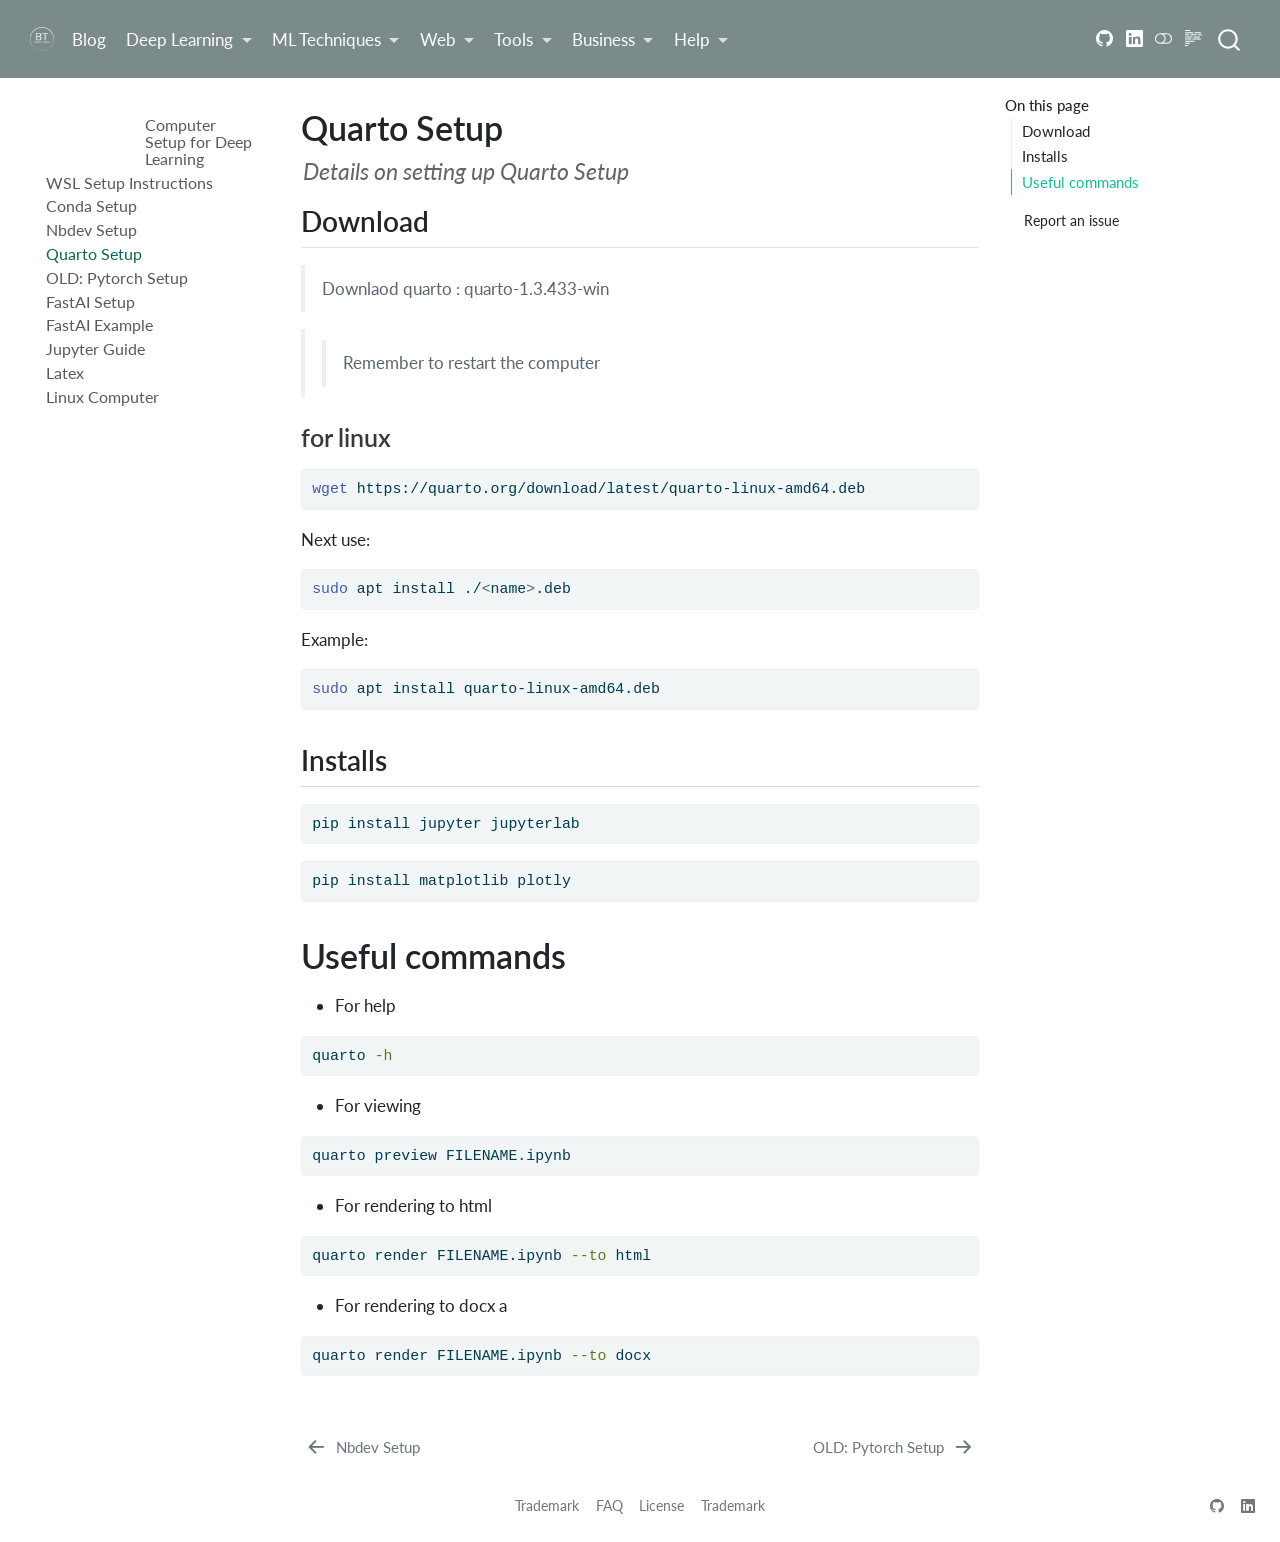
<file: quarto_setup.html>
<!DOCTYPE html>
<html xmlns="http://www.w3.org/1999/xhtml" lang="en" xml:lang="en"><head>

<meta charset="utf-8">
<meta name="generator" content="quarto-1.5.57">

<meta name="viewport" content="width=device-width, initial-scale=1.0, user-scalable=yes">

<meta name="description" content="Details on setting up Quarto Setup">

<title>Quarto Setup – Setup</title>
<style>
code{white-space: pre-wrap;}
span.smallcaps{font-variant: small-caps;}
div.columns{display: flex; gap: min(4vw, 1.5em);}
div.column{flex: auto; overflow-x: auto;}
div.hanging-indent{margin-left: 1.5em; text-indent: -1.5em;}
ul.task-list{list-style: none;}
ul.task-list li input[type="checkbox"] {
  width: 0.8em;
  margin: 0 0.8em 0.2em -1em; /* quarto-specific, see https://github.com/quarto-dev/quarto-cli/issues/4556 */ 
  vertical-align: middle;
}
/* CSS for syntax highlighting */
pre > code.sourceCode { white-space: pre; position: relative; }
pre > code.sourceCode > span { line-height: 1.25; }
pre > code.sourceCode > span:empty { height: 1.2em; }
.sourceCode { overflow: visible; }
code.sourceCode > span { color: inherit; text-decoration: inherit; }
div.sourceCode { margin: 1em 0; }
pre.sourceCode { margin: 0; }
@media screen {
div.sourceCode { overflow: auto; }
}
@media print {
pre > code.sourceCode { white-space: pre-wrap; }
pre > code.sourceCode > span { display: inline-block; text-indent: -5em; padding-left: 5em; }
}
pre.numberSource code
  { counter-reset: source-line 0; }
pre.numberSource code > span
  { position: relative; left: -4em; counter-increment: source-line; }
pre.numberSource code > span > a:first-child::before
  { content: counter(source-line);
    position: relative; left: -1em; text-align: right; vertical-align: baseline;
    border: none; display: inline-block;
    -webkit-touch-callout: none; -webkit-user-select: none;
    -khtml-user-select: none; -moz-user-select: none;
    -ms-user-select: none; user-select: none;
    padding: 0 4px; width: 4em;
  }
pre.numberSource { margin-left: 3em;  padding-left: 4px; }
div.sourceCode
  {   }
@media screen {
pre > code.sourceCode > span > a:first-child::before { text-decoration: underline; }
}
</style>


<script src="site_libs/quarto-nav/quarto-nav.js"></script>
<script src="site_libs/quarto-nav/headroom.min.js"></script>
<script src="site_libs/clipboard/clipboard.min.js"></script>
<script src="site_libs/quarto-search/autocomplete.umd.js"></script>
<script src="site_libs/quarto-search/fuse.min.js"></script>
<script src="site_libs/quarto-search/quarto-search.js"></script>
<meta name="quarto:offset" content="./">
<link href="./pytorch_setup.html" rel="next">
<link href="./nbdev_setup.html" rel="prev">
<link href="./favi.svg" rel="icon" type="image/svg+xml">
<script src="site_libs/quarto-html/quarto.js"></script>
<script src="site_libs/quarto-html/popper.min.js"></script>
<script src="site_libs/quarto-html/tippy.umd.min.js"></script>
<script src="site_libs/quarto-html/anchor.min.js"></script>
<link href="site_libs/quarto-html/tippy.css" rel="stylesheet">
<link href="site_libs/quarto-html/quarto-syntax-highlighting.css" rel="stylesheet" class="quarto-color-scheme" id="quarto-text-highlighting-styles">
<link href="site_libs/quarto-html/quarto-syntax-highlighting-dark.css" rel="prefetch" class="quarto-color-scheme quarto-color-alternate" id="quarto-text-highlighting-styles">
<script src="site_libs/bootstrap/bootstrap.min.js"></script>
<link href="site_libs/bootstrap/bootstrap-icons.css" rel="stylesheet">
<link href="site_libs/bootstrap/bootstrap.min.css" rel="stylesheet" class="quarto-color-scheme" id="quarto-bootstrap" data-mode="light">
<link href="site_libs/bootstrap/bootstrap-dark.min.css" rel="prefetch" class="quarto-color-scheme quarto-color-alternate" id="quarto-bootstrap" data-mode="dark">
<script id="quarto-search-options" type="application/json">{
  "location": "navbar",
  "copy-button": false,
  "collapse-after": 3,
  "panel-placement": "end",
  "type": "overlay",
  "limit": 50,
  "keyboard-shortcut": [
    "f",
    "/",
    "s"
  ],
  "language": {
    "search-no-results-text": "No results",
    "search-matching-documents-text": "matching documents",
    "search-copy-link-title": "Copy link to search",
    "search-hide-matches-text": "Hide additional matches",
    "search-more-match-text": "more match in this document",
    "search-more-matches-text": "more matches in this document",
    "search-clear-button-title": "Clear",
    "search-text-placeholder": "",
    "search-detached-cancel-button-title": "Cancel",
    "search-submit-button-title": "Submit",
    "search-label": "Search"
  }
}</script>


<link rel="stylesheet" href="styles.css">
<meta property="og:title" content="Quarto Setup – Setup">
<meta property="og:description" content="Details on setting up Quarto Setup">
<meta property="og:image" content="https://bthek1.github.io/Computer_Setup//bthek1/Logo.svg">
<meta property="og:site_name" content="Setup">
<meta name="twitter:title" content="Quarto Setup – Setup">
<meta name="twitter:description" content="Details on setting up Quarto Setup">
<meta name="twitter:image" content="https://bthek1.github.io/Computer_Setup//bthek1/Logo.svg">
<meta name="twitter:card" content="summary_large_image">
</head>

<body class="nav-sidebar floating nav-fixed">

<div id="quarto-search-results"></div>
  <header id="quarto-header" class="headroom fixed-top">
    <nav class="navbar navbar-expand-lg " data-bs-theme="dark">
      <div class="navbar-container container-fluid">
      <div class="navbar-brand-container mx-auto">
    <a href="./index.html" class="navbar-brand navbar-brand-logo">
    <img src="./Logo.svg" alt="Quarto logo." class="navbar-logo">
    </a>
  </div>
            <div id="quarto-search" class="" title="Search"></div>
          <button class="navbar-toggler" type="button" data-bs-toggle="collapse" data-bs-target="#navbarCollapse" aria-controls="navbarCollapse" role="menu" aria-expanded="false" aria-label="Toggle navigation" onclick="if (window.quartoToggleHeadroom) { window.quartoToggleHeadroom(); }">
  <span class="navbar-toggler-icon"></span>
</button>
          <div class="collapse navbar-collapse" id="navbarCollapse">
            <ul class="navbar-nav navbar-nav-scroll me-auto">
  <li class="nav-item">
    <a class="nav-link" href="https://bthek1.github.io/B_Blog/"> 
<span class="menu-text">Blog</span></a>
  </li>  
  <li class="nav-item dropdown ">
    <a class="nav-link dropdown-toggle" href="#" id="nav-menu-deep-learning" role="link" data-bs-toggle="dropdown" aria-expanded="false">
 <span class="menu-text">Deep Learning</span>
    </a>
    <ul class="dropdown-menu" aria-labelledby="nav-menu-deep-learning">    
        <li>
    <a class="dropdown-item" href="https://bthek1.github.io/FastAI_course/">
 <span class="dropdown-text">Fast AI course</span></a>
  </li>  
        <li>
    <a class="dropdown-item" href="https://bthek1.github.io/DL_methods/">
 <span class="dropdown-text">DL Methods</span></a>
  </li>  
        <li>
    <a class="dropdown-item" href="https://bthek1.github.io/Research/">
 <span class="dropdown-text">Research</span></a>
  </li>  
    </ul>
  </li>
  <li class="nav-item dropdown ">
    <a class="nav-link dropdown-toggle" href="#" id="nav-menu-ml-techniques" role="link" data-bs-toggle="dropdown" aria-expanded="false">
 <span class="menu-text">ML Techniques</span>
    </a>
    <ul class="dropdown-menu" aria-labelledby="nav-menu-ml-techniques">    
        <li>
    <a class="dropdown-item" href="https://bthek1.github.io/ML_methods/">
 <span class="dropdown-text">ML Methods</span></a>
  </li>  
        <li>
    <a class="dropdown-item" href="https://bthek1.github.io/TimeSeriesML/">
 <span class="dropdown-text">Time series</span></a>
  </li>  
    </ul>
  </li>
  <li class="nav-item dropdown ">
    <a class="nav-link dropdown-toggle" href="#" id="nav-menu-web" role="link" data-bs-toggle="dropdown" aria-expanded="false">
 <span class="menu-text">Web</span>
    </a>
    <ul class="dropdown-menu" aria-labelledby="nav-menu-web">    
        <li>
    <a class="dropdown-item" href="https://bthek1.github.io/WEB_doc/">
 <span class="dropdown-text">Web Development</span></a>
  </li>  
        <li>
    <a class="dropdown-item" href="https://bthek1.github.io/Front_End/">
 <span class="dropdown-text">Front End</span></a>
  </li>  
        <li>
    <a class="dropdown-item" href="https://bthek1.github.io/Back_End/">
 <span class="dropdown-text">Back End</span></a>
  </li>  
        <li>
    <a class="dropdown-item" href="https://bthek1.github.io/Docker_Containers/">
 <span class="dropdown-text">Docker Containers</span></a>
  </li>  
    </ul>
  </li>
  <li class="nav-item dropdown ">
    <a class="nav-link dropdown-toggle" href="#" id="nav-menu-tools" role="link" data-bs-toggle="dropdown" aria-expanded="false">
 <span class="menu-text">Tools</span>
    </a>
    <ul class="dropdown-menu" aria-labelledby="nav-menu-tools">    
        <li>
    <a class="dropdown-item" href="https://bthek1.github.io/Software_Tools/">
 <span class="dropdown-text">Software Tools</span></a>
  </li>  
        <li>
    <a class="dropdown-item" href="https://bthek1.github.io/Python_Libs/">
 <span class="dropdown-text">Python Libraries</span></a>
  </li>  
        <li>
    <a class="dropdown-item" href="https://bthek1.github.io/nbdevAuto/">
 <span class="dropdown-text">Nbdev Automation</span></a>
  </li>  
        <li>
    <a class="dropdown-item" href="https://bthek1.github.io/Computer_Setup/">
 <span class="dropdown-text">Computer Setup</span></a>
  </li>  
    </ul>
  </li>
  <li class="nav-item dropdown ">
    <a class="nav-link dropdown-toggle" href="#" id="nav-menu-business" role="link" data-bs-toggle="dropdown" aria-expanded="false">
 <span class="menu-text">Business</span>
    </a>
    <ul class="dropdown-menu" aria-labelledby="nav-menu-business">    
        <li>
    <a class="dropdown-item" href="https://bthek1.github.io/Business_doc/">
 <span class="dropdown-text">Business Doc</span></a>
  </li>  
        <li>
    <a class="dropdown-item" href="https://bthek1.github.io/Philosophy_doc/">
 <span class="dropdown-text">Ideas Doc</span></a>
  </li>  
        <li>
    <a class="dropdown-item" href="https://bthek1.github.io/Finances/">
 <span class="dropdown-text">Finances</span></a>
  </li>  
        <li>
    <a class="dropdown-item" href="https://bthek1.github.io/Other/">
 <span class="dropdown-text">Other</span></a>
  </li>  
    </ul>
  </li>
  <li class="nav-item dropdown ">
    <a class="nav-link dropdown-toggle" href="#" id="nav-menu-help" role="link" data-bs-toggle="dropdown" aria-expanded="false">
 <span class="menu-text">Help</span>
    </a>
    <ul class="dropdown-menu" aria-labelledby="nav-menu-help">    
        <li>
    <a class="dropdown-item" href="https://github.com/bthek1/B_Blog/issues"><i class="bi bi-bug" role="img">
</i> 
 <span class="dropdown-text">Report a Bug</span></a>
  </li>  
        <li>
    <a class="dropdown-item" href="https://github.com/bthek1/B_Blog/issues"><i class="bi bi-chat-right-text" role="img">
</i> 
 <span class="dropdown-text">Ask a Question</span></a>
  </li>  
        <li>
    <a class="dropdown-item" href="https://github.com/bthek1/B_Blog/issues"><i class="bi bi-question-circle" role="img">
</i> 
 <span class="dropdown-text">FAQ</span></a>
  </li>  
    </ul>
  </li>
</ul>
          </div> <!-- /navcollapse -->
            <div class="quarto-navbar-tools tools-wide">
    <a href="https://github.com/bthek1" title="" class="quarto-navigation-tool px-1" aria-label="Github"><i class="bi bi-github"></i></a>
    <a href="https://www.linkedin.com/in/benedict-thekkel/" title="" class="quarto-navigation-tool px-1" aria-label="Linkedin"><i class="bi bi-linkedin"></i></a>
  <a href="" class="quarto-color-scheme-toggle quarto-navigation-tool  px-1" onclick="window.quartoToggleColorScheme(); return false;" title="Toggle dark mode"><i class="bi"></i></a>
  <a href="" class="quarto-reader-toggle quarto-navigation-tool px-1" onclick="window.quartoToggleReader(); return false;" title="Toggle reader mode">
  <div class="quarto-reader-toggle-btn">
  <i class="bi"></i>
  </div>
</a>
</div>
      </div> <!-- /container-fluid -->
    </nav>
  <nav class="quarto-secondary-nav">
    <div class="container-fluid d-flex">
      <button type="button" class="quarto-btn-toggle btn" data-bs-toggle="collapse" role="button" data-bs-target=".quarto-sidebar-collapse-item" aria-controls="quarto-sidebar" aria-expanded="false" aria-label="Toggle sidebar navigation" onclick="if (window.quartoToggleHeadroom) { window.quartoToggleHeadroom(); }">
        <i class="bi bi-layout-text-sidebar-reverse"></i>
      </button>
        <nav class="quarto-page-breadcrumbs" aria-label="breadcrumb"><ol class="breadcrumb"><li class="breadcrumb-item"><a href="./quarto_setup.html">Quarto Setup</a></li></ol></nav>
        <a class="flex-grow-1" role="navigation" data-bs-toggle="collapse" data-bs-target=".quarto-sidebar-collapse-item" aria-controls="quarto-sidebar" aria-expanded="false" aria-label="Toggle sidebar navigation" onclick="if (window.quartoToggleHeadroom) { window.quartoToggleHeadroom(); }">      
        </a>
    </div>
  </nav>
</header>
<!-- content -->
<div id="quarto-content" class="quarto-container page-columns page-rows-contents page-layout-article page-navbar">
<!-- sidebar -->
  <nav id="quarto-sidebar" class="sidebar collapse collapse-horizontal quarto-sidebar-collapse-item sidebar-navigation floating overflow-auto">
    <div class="sidebar-menu-container"> 
    <ul class="list-unstyled mt-1">
        <li class="sidebar-item">
  <div class="sidebar-item-container"> 
  <a href="./index.html" class="sidebar-item-text sidebar-link">
 <span class="menu-text"><a href="https://bthek1.github.io/Computer_Setup/">Computer Setup for Deep Learning</a></span></a>
  </div>
</li>
        <li class="sidebar-item">
  <div class="sidebar-item-container"> 
  <a href="./wsl_setup.html" class="sidebar-item-text sidebar-link">
 <span class="menu-text">WSL Setup Instructions</span></a>
  </div>
</li>
        <li class="sidebar-item">
  <div class="sidebar-item-container"> 
  <a href="./conda_setup.html" class="sidebar-item-text sidebar-link">
 <span class="menu-text">Conda Setup</span></a>
  </div>
</li>
        <li class="sidebar-item">
  <div class="sidebar-item-container"> 
  <a href="./nbdev_setup.html" class="sidebar-item-text sidebar-link">
 <span class="menu-text">Nbdev Setup</span></a>
  </div>
</li>
        <li class="sidebar-item">
  <div class="sidebar-item-container"> 
  <a href="./quarto_setup.html" class="sidebar-item-text sidebar-link active">
 <span class="menu-text">Quarto Setup</span></a>
  </div>
</li>
        <li class="sidebar-item">
  <div class="sidebar-item-container"> 
  <a href="./pytorch_setup.html" class="sidebar-item-text sidebar-link">
 <span class="menu-text">OLD: Pytorch Setup</span></a>
  </div>
</li>
        <li class="sidebar-item">
  <div class="sidebar-item-container"> 
  <a href="./fastai_setup.html" class="sidebar-item-text sidebar-link">
 <span class="menu-text">FastAI Setup</span></a>
  </div>
</li>
        <li class="sidebar-item">
  <div class="sidebar-item-container"> 
  <a href="./fastaiexample.html" class="sidebar-item-text sidebar-link">
 <span class="menu-text">FastAI Example</span></a>
  </div>
</li>
        <li class="sidebar-item">
  <div class="sidebar-item-container"> 
  <a href="./jupyter_guide.html" class="sidebar-item-text sidebar-link">
 <span class="menu-text">Jupyter Guide</span></a>
  </div>
</li>
        <li class="sidebar-item">
  <div class="sidebar-item-container"> 
  <a href="./latex_setup.html" class="sidebar-item-text sidebar-link">
 <span class="menu-text">Latex</span></a>
  </div>
</li>
        <li class="sidebar-item">
  <div class="sidebar-item-container"> 
  <a href="./linux_computer.html" class="sidebar-item-text sidebar-link">
 <span class="menu-text">Linux Computer</span></a>
  </div>
</li>
    </ul>
    </div>
</nav>
<div id="quarto-sidebar-glass" class="quarto-sidebar-collapse-item" data-bs-toggle="collapse" data-bs-target=".quarto-sidebar-collapse-item"></div>
<!-- margin-sidebar -->
    <div id="quarto-margin-sidebar" class="sidebar margin-sidebar">
        <nav id="TOC" role="doc-toc" class="toc-active">
    <h2 id="toc-title">On this page</h2>
   
  <ul>
  <li><a href="#download" id="toc-download" class="nav-link active" data-scroll-target="#download">Download</a>
  <ul class="collapse">
  <li><a href="#for-linux" id="toc-for-linux" class="nav-link" data-scroll-target="#for-linux">for linux</a></li>
  </ul></li>
  <li><a href="#installs" id="toc-installs" class="nav-link" data-scroll-target="#installs">Installs</a></li>
  <li><a href="#useful-commands" id="toc-useful-commands" class="nav-link" data-scroll-target="#useful-commands">Useful commands</a></li>
  </ul>
<div class="toc-actions"><ul><li><a href="https://bthek1.github.io/Computer_Setup/issues/new" class="toc-action"><i class="bi empty"></i>Report an issue</a></li></ul></div></nav>
    </div>
<!-- main -->
<main class="content" id="quarto-document-content">

<header id="title-block-header" class="quarto-title-block default">
<div class="quarto-title">
<h1 class="title">Quarto Setup</h1>
</div>

<div>
  <div class="description">
    Details on setting up Quarto Setup
  </div>
</div>


<div class="quarto-title-meta">

    
  
    
  </div>
  


</header>


<!-- WARNING: THIS FILE WAS AUTOGENERATED! DO NOT EDIT! -->
<section id="download" class="level2">
<h2 class="anchored" data-anchor-id="download">Download</h2>
<blockquote class="blockquote">
<p>Downlaod quarto : quarto-1.3.433-win</p>
</blockquote>
<blockquote class="blockquote">
<blockquote class="blockquote">
<p>Remember to restart the computer</p>
</blockquote>
</blockquote>
<section id="for-linux" class="level3">
<h3 class="anchored" data-anchor-id="for-linux">for linux</h3>
<div class="sourceCode" id="cb1"><pre class="sourceCode sh code-with-copy"><code class="sourceCode bash"><span id="cb1-1"><a href="#cb1-1" aria-hidden="true" tabindex="-1"></a><span class="fu">wget</span> https://quarto.org/download/latest/quarto-linux-amd64.deb</span></code><button title="Copy to Clipboard" class="code-copy-button"><i class="bi"></i></button></pre></div>
<p>Next use:</p>
<div class="sourceCode" id="cb2"><pre class="sourceCode sh code-with-copy"><code class="sourceCode bash"><span id="cb2-1"><a href="#cb2-1" aria-hidden="true" tabindex="-1"></a><span class="fu">sudo</span> apt install ./<span class="op">&lt;</span>name<span class="op">&gt;</span>.deb</span></code><button title="Copy to Clipboard" class="code-copy-button"><i class="bi"></i></button></pre></div>
<p>Example:</p>
<div class="sourceCode" id="cb3"><pre class="sourceCode sh code-with-copy"><code class="sourceCode bash"><span id="cb3-1"><a href="#cb3-1" aria-hidden="true" tabindex="-1"></a><span class="fu">sudo</span> apt install quarto-linux-amd64.deb</span></code><button title="Copy to Clipboard" class="code-copy-button"><i class="bi"></i></button></pre></div>
</section>
</section>
<section id="installs" class="level2">
<h2 class="anchored" data-anchor-id="installs">Installs</h2>
<div class="sourceCode" id="cb4"><pre class="sourceCode sh code-with-copy"><code class="sourceCode bash"><span id="cb4-1"><a href="#cb4-1" aria-hidden="true" tabindex="-1"></a><span class="ex">pip</span> install jupyter jupyterlab</span></code><button title="Copy to Clipboard" class="code-copy-button"><i class="bi"></i></button></pre></div>
<div class="sourceCode" id="cb5"><pre class="sourceCode sh code-with-copy"><code class="sourceCode bash"><span id="cb5-1"><a href="#cb5-1" aria-hidden="true" tabindex="-1"></a><span class="ex">pip</span> install matplotlib plotly</span></code><button title="Copy to Clipboard" class="code-copy-button"><i class="bi"></i></button></pre></div>
</section>
<section id="useful-commands" class="level1">
<h1>Useful commands</h1>
<ul>
<li>For help<br>
</li>
</ul>
<div class="sourceCode" id="cb6"><pre class="sourceCode sh code-with-copy"><code class="sourceCode bash"><span id="cb6-1"><a href="#cb6-1" aria-hidden="true" tabindex="-1"></a><span class="ex">quarto</span> <span class="at">-h</span></span></code><button title="Copy to Clipboard" class="code-copy-button"><i class="bi"></i></button></pre></div>
<ul>
<li>For viewing<br>
</li>
</ul>
<div class="sourceCode" id="cb7"><pre class="sourceCode sh code-with-copy"><code class="sourceCode bash"><span id="cb7-1"><a href="#cb7-1" aria-hidden="true" tabindex="-1"></a><span class="ex">quarto</span> preview FILENAME.ipynb</span></code><button title="Copy to Clipboard" class="code-copy-button"><i class="bi"></i></button></pre></div>
<ul>
<li>For rendering to html</li>
</ul>
<div class="sourceCode" id="cb8"><pre class="sourceCode sh code-with-copy"><code class="sourceCode bash"><span id="cb8-1"><a href="#cb8-1" aria-hidden="true" tabindex="-1"></a><span class="ex">quarto</span> render FILENAME.ipynb <span class="at">--to</span> html</span></code><button title="Copy to Clipboard" class="code-copy-button"><i class="bi"></i></button></pre></div>
<ul>
<li>For rendering to docx a</li>
</ul>
<div class="sourceCode" id="cb9"><pre class="sourceCode sh code-with-copy"><code class="sourceCode bash"><span id="cb9-1"><a href="#cb9-1" aria-hidden="true" tabindex="-1"></a><span class="ex">quarto</span> render FILENAME.ipynb <span class="at">--to</span> docx</span></code><button title="Copy to Clipboard" class="code-copy-button"><i class="bi"></i></button></pre></div>


</section>

<a onclick="window.scrollTo(0, 0); return false;" role="button" id="quarto-back-to-top"><i class="bi bi-arrow-up"></i> Back to top</a></main> <!-- /main -->
<script id="quarto-html-after-body" type="application/javascript">
window.document.addEventListener("DOMContentLoaded", function (event) {
  const toggleBodyColorMode = (bsSheetEl) => {
    const mode = bsSheetEl.getAttribute("data-mode");
    const bodyEl = window.document.querySelector("body");
    if (mode === "dark") {
      bodyEl.classList.add("quarto-dark");
      bodyEl.classList.remove("quarto-light");
    } else {
      bodyEl.classList.add("quarto-light");
      bodyEl.classList.remove("quarto-dark");
    }
  }
  const toggleBodyColorPrimary = () => {
    const bsSheetEl = window.document.querySelector("link#quarto-bootstrap");
    if (bsSheetEl) {
      toggleBodyColorMode(bsSheetEl);
    }
  }
  toggleBodyColorPrimary();  
  const disableStylesheet = (stylesheets) => {
    for (let i=0; i < stylesheets.length; i++) {
      const stylesheet = stylesheets[i];
      stylesheet.rel = 'prefetch';
    }
  }
  const enableStylesheet = (stylesheets) => {
    for (let i=0; i < stylesheets.length; i++) {
      const stylesheet = stylesheets[i];
      stylesheet.rel = 'stylesheet';
    }
  }
  const manageTransitions = (selector, allowTransitions) => {
    const els = window.document.querySelectorAll(selector);
    for (let i=0; i < els.length; i++) {
      const el = els[i];
      if (allowTransitions) {
        el.classList.remove('notransition');
      } else {
        el.classList.add('notransition');
      }
    }
  }
  const toggleGiscusIfUsed = (isAlternate, darkModeDefault) => {
    const baseTheme = document.querySelector('#giscus-base-theme')?.value ?? 'light';
    const alternateTheme = document.querySelector('#giscus-alt-theme')?.value ?? 'dark';
    let newTheme = '';
    if(darkModeDefault) {
      newTheme = isAlternate ? baseTheme : alternateTheme;
    } else {
      newTheme = isAlternate ? alternateTheme : baseTheme;
    }
    const changeGiscusTheme = () => {
      // From: https://github.com/giscus/giscus/issues/336
      const sendMessage = (message) => {
        const iframe = document.querySelector('iframe.giscus-frame');
        if (!iframe) return;
        iframe.contentWindow.postMessage({ giscus: message }, 'https://giscus.app');
      }
      sendMessage({
        setConfig: {
          theme: newTheme
        }
      });
    }
    const isGiscussLoaded = window.document.querySelector('iframe.giscus-frame') !== null;
    if (isGiscussLoaded) {
      changeGiscusTheme();
    }
  }
  const toggleColorMode = (alternate) => {
    // Switch the stylesheets
    const alternateStylesheets = window.document.querySelectorAll('link.quarto-color-scheme.quarto-color-alternate');
    manageTransitions('#quarto-margin-sidebar .nav-link', false);
    if (alternate) {
      enableStylesheet(alternateStylesheets);
      for (const sheetNode of alternateStylesheets) {
        if (sheetNode.id === "quarto-bootstrap") {
          toggleBodyColorMode(sheetNode);
        }
      }
    } else {
      disableStylesheet(alternateStylesheets);
      toggleBodyColorPrimary();
    }
    manageTransitions('#quarto-margin-sidebar .nav-link', true);
    // Switch the toggles
    const toggles = window.document.querySelectorAll('.quarto-color-scheme-toggle');
    for (let i=0; i < toggles.length; i++) {
      const toggle = toggles[i];
      if (toggle) {
        if (alternate) {
          toggle.classList.add("alternate");     
        } else {
          toggle.classList.remove("alternate");
        }
      }
    }
    // Hack to workaround the fact that safari doesn't
    // properly recolor the scrollbar when toggling (#1455)
    if (navigator.userAgent.indexOf('Safari') > 0 && navigator.userAgent.indexOf('Chrome') == -1) {
      manageTransitions("body", false);
      window.scrollTo(0, 1);
      setTimeout(() => {
        window.scrollTo(0, 0);
        manageTransitions("body", true);
      }, 40);  
    }
  }
  const isFileUrl = () => { 
    return window.location.protocol === 'file:';
  }
  const hasAlternateSentinel = () => {  
    let styleSentinel = getColorSchemeSentinel();
    if (styleSentinel !== null) {
      return styleSentinel === "alternate";
    } else {
      return false;
    }
  }
  const setStyleSentinel = (alternate) => {
    const value = alternate ? "alternate" : "default";
    if (!isFileUrl()) {
      window.localStorage.setItem("quarto-color-scheme", value);
    } else {
      localAlternateSentinel = value;
    }
  }
  const getColorSchemeSentinel = () => {
    if (!isFileUrl()) {
      const storageValue = window.localStorage.getItem("quarto-color-scheme");
      return storageValue != null ? storageValue : localAlternateSentinel;
    } else {
      return localAlternateSentinel;
    }
  }
  const darkModeDefault = false;
  let localAlternateSentinel = darkModeDefault ? 'alternate' : 'default';
  // Dark / light mode switch
  window.quartoToggleColorScheme = () => {
    // Read the current dark / light value 
    let toAlternate = !hasAlternateSentinel();
    toggleColorMode(toAlternate);
    setStyleSentinel(toAlternate);
    toggleGiscusIfUsed(toAlternate, darkModeDefault);
  };
  // Ensure there is a toggle, if there isn't float one in the top right
  if (window.document.querySelector('.quarto-color-scheme-toggle') === null) {
    const a = window.document.createElement('a');
    a.classList.add('top-right');
    a.classList.add('quarto-color-scheme-toggle');
    a.href = "";
    a.onclick = function() { try { window.quartoToggleColorScheme(); } catch {} return false; };
    const i = window.document.createElement("i");
    i.classList.add('bi');
    a.appendChild(i);
    window.document.body.appendChild(a);
  }
  // Switch to dark mode if need be
  if (hasAlternateSentinel()) {
    toggleColorMode(true);
  } else {
    toggleColorMode(false);
  }
  const icon = "";
  const anchorJS = new window.AnchorJS();
  anchorJS.options = {
    placement: 'right',
    icon: icon
  };
  anchorJS.add('.anchored');
  const isCodeAnnotation = (el) => {
    for (const clz of el.classList) {
      if (clz.startsWith('code-annotation-')) {                     
        return true;
      }
    }
    return false;
  }
  const onCopySuccess = function(e) {
    // button target
    const button = e.trigger;
    // don't keep focus
    button.blur();
    // flash "checked"
    button.classList.add('code-copy-button-checked');
    var currentTitle = button.getAttribute("title");
    button.setAttribute("title", "Copied!");
    let tooltip;
    if (window.bootstrap) {
      button.setAttribute("data-bs-toggle", "tooltip");
      button.setAttribute("data-bs-placement", "left");
      button.setAttribute("data-bs-title", "Copied!");
      tooltip = new bootstrap.Tooltip(button, 
        { trigger: "manual", 
          customClass: "code-copy-button-tooltip",
          offset: [0, -8]});
      tooltip.show();    
    }
    setTimeout(function() {
      if (tooltip) {
        tooltip.hide();
        button.removeAttribute("data-bs-title");
        button.removeAttribute("data-bs-toggle");
        button.removeAttribute("data-bs-placement");
      }
      button.setAttribute("title", currentTitle);
      button.classList.remove('code-copy-button-checked');
    }, 1000);
    // clear code selection
    e.clearSelection();
  }
  const getTextToCopy = function(trigger) {
      const codeEl = trigger.previousElementSibling.cloneNode(true);
      for (const childEl of codeEl.children) {
        if (isCodeAnnotation(childEl)) {
          childEl.remove();
        }
      }
      return codeEl.innerText;
  }
  const clipboard = new window.ClipboardJS('.code-copy-button:not([data-in-quarto-modal])', {
    text: getTextToCopy
  });
  clipboard.on('success', onCopySuccess);
  if (window.document.getElementById('quarto-embedded-source-code-modal')) {
    // For code content inside modals, clipBoardJS needs to be initialized with a container option
    // TODO: Check when it could be a function (https://github.com/zenorocha/clipboard.js/issues/860)
    const clipboardModal = new window.ClipboardJS('.code-copy-button[data-in-quarto-modal]', {
      text: getTextToCopy,
      container: window.document.getElementById('quarto-embedded-source-code-modal')
    });
    clipboardModal.on('success', onCopySuccess);
  }
    var localhostRegex = new RegExp(/^(?:http|https):\/\/localhost\:?[0-9]*\//);
    var mailtoRegex = new RegExp(/^mailto:/);
      var filterRegex = new RegExp("https:\/\/bthek1\.github\.io\/Computer_Setup\/\/bthek1");
    var isInternal = (href) => {
        return filterRegex.test(href) || localhostRegex.test(href) || mailtoRegex.test(href);
    }
    // Inspect non-navigation links and adorn them if external
 	var links = window.document.querySelectorAll('a[href]:not(.nav-link):not(.navbar-brand):not(.toc-action):not(.sidebar-link):not(.sidebar-item-toggle):not(.pagination-link):not(.no-external):not([aria-hidden]):not(.dropdown-item):not(.quarto-navigation-tool):not(.about-link)');
    for (var i=0; i<links.length; i++) {
      const link = links[i];
      if (!isInternal(link.href)) {
        // undo the damage that might have been done by quarto-nav.js in the case of
        // links that we want to consider external
        if (link.dataset.originalHref !== undefined) {
          link.href = link.dataset.originalHref;
        }
      }
    }
  function tippyHover(el, contentFn, onTriggerFn, onUntriggerFn) {
    const config = {
      allowHTML: true,
      maxWidth: 500,
      delay: 100,
      arrow: false,
      appendTo: function(el) {
          return el.parentElement;
      },
      interactive: true,
      interactiveBorder: 10,
      theme: 'quarto',
      placement: 'bottom-start',
    };
    if (contentFn) {
      config.content = contentFn;
    }
    if (onTriggerFn) {
      config.onTrigger = onTriggerFn;
    }
    if (onUntriggerFn) {
      config.onUntrigger = onUntriggerFn;
    }
    window.tippy(el, config); 
  }
  const noterefs = window.document.querySelectorAll('a[role="doc-noteref"]');
  for (var i=0; i<noterefs.length; i++) {
    const ref = noterefs[i];
    tippyHover(ref, function() {
      // use id or data attribute instead here
      let href = ref.getAttribute('data-footnote-href') || ref.getAttribute('href');
      try { href = new URL(href).hash; } catch {}
      const id = href.replace(/^#\/?/, "");
      const note = window.document.getElementById(id);
      if (note) {
        return note.innerHTML;
      } else {
        return "";
      }
    });
  }
  const xrefs = window.document.querySelectorAll('a.quarto-xref');
  const processXRef = (id, note) => {
    // Strip column container classes
    const stripColumnClz = (el) => {
      el.classList.remove("page-full", "page-columns");
      if (el.children) {
        for (const child of el.children) {
          stripColumnClz(child);
        }
      }
    }
    stripColumnClz(note)
    if (id === null || id.startsWith('sec-')) {
      // Special case sections, only their first couple elements
      const container = document.createElement("div");
      if (note.children && note.children.length > 2) {
        container.appendChild(note.children[0].cloneNode(true));
        for (let i = 1; i < note.children.length; i++) {
          const child = note.children[i];
          if (child.tagName === "P" && child.innerText === "") {
            continue;
          } else {
            container.appendChild(child.cloneNode(true));
            break;
          }
        }
        if (window.Quarto?.typesetMath) {
          window.Quarto.typesetMath(container);
        }
        return container.innerHTML
      } else {
        if (window.Quarto?.typesetMath) {
          window.Quarto.typesetMath(note);
        }
        return note.innerHTML;
      }
    } else {
      // Remove any anchor links if they are present
      const anchorLink = note.querySelector('a.anchorjs-link');
      if (anchorLink) {
        anchorLink.remove();
      }
      if (window.Quarto?.typesetMath) {
        window.Quarto.typesetMath(note);
      }
      // TODO in 1.5, we should make sure this works without a callout special case
      if (note.classList.contains("callout")) {
        return note.outerHTML;
      } else {
        return note.innerHTML;
      }
    }
  }
  for (var i=0; i<xrefs.length; i++) {
    const xref = xrefs[i];
    tippyHover(xref, undefined, function(instance) {
      instance.disable();
      let url = xref.getAttribute('href');
      let hash = undefined; 
      if (url.startsWith('#')) {
        hash = url;
      } else {
        try { hash = new URL(url).hash; } catch {}
      }
      if (hash) {
        const id = hash.replace(/^#\/?/, "");
        const note = window.document.getElementById(id);
        if (note !== null) {
          try {
            const html = processXRef(id, note.cloneNode(true));
            instance.setContent(html);
          } finally {
            instance.enable();
            instance.show();
          }
        } else {
          // See if we can fetch this
          fetch(url.split('#')[0])
          .then(res => res.text())
          .then(html => {
            const parser = new DOMParser();
            const htmlDoc = parser.parseFromString(html, "text/html");
            const note = htmlDoc.getElementById(id);
            if (note !== null) {
              const html = processXRef(id, note);
              instance.setContent(html);
            } 
          }).finally(() => {
            instance.enable();
            instance.show();
          });
        }
      } else {
        // See if we can fetch a full url (with no hash to target)
        // This is a special case and we should probably do some content thinning / targeting
        fetch(url)
        .then(res => res.text())
        .then(html => {
          const parser = new DOMParser();
          const htmlDoc = parser.parseFromString(html, "text/html");
          const note = htmlDoc.querySelector('main.content');
          if (note !== null) {
            // This should only happen for chapter cross references
            // (since there is no id in the URL)
            // remove the first header
            if (note.children.length > 0 && note.children[0].tagName === "HEADER") {
              note.children[0].remove();
            }
            const html = processXRef(null, note);
            instance.setContent(html);
          } 
        }).finally(() => {
          instance.enable();
          instance.show();
        });
      }
    }, function(instance) {
    });
  }
      let selectedAnnoteEl;
      const selectorForAnnotation = ( cell, annotation) => {
        let cellAttr = 'data-code-cell="' + cell + '"';
        let lineAttr = 'data-code-annotation="' +  annotation + '"';
        const selector = 'span[' + cellAttr + '][' + lineAttr + ']';
        return selector;
      }
      const selectCodeLines = (annoteEl) => {
        const doc = window.document;
        const targetCell = annoteEl.getAttribute("data-target-cell");
        const targetAnnotation = annoteEl.getAttribute("data-target-annotation");
        const annoteSpan = window.document.querySelector(selectorForAnnotation(targetCell, targetAnnotation));
        const lines = annoteSpan.getAttribute("data-code-lines").split(",");
        const lineIds = lines.map((line) => {
          return targetCell + "-" + line;
        })
        let top = null;
        let height = null;
        let parent = null;
        if (lineIds.length > 0) {
            //compute the position of the single el (top and bottom and make a div)
            const el = window.document.getElementById(lineIds[0]);
            top = el.offsetTop;
            height = el.offsetHeight;
            parent = el.parentElement.parentElement;
          if (lineIds.length > 1) {
            const lastEl = window.document.getElementById(lineIds[lineIds.length - 1]);
            const bottom = lastEl.offsetTop + lastEl.offsetHeight;
            height = bottom - top;
          }
          if (top !== null && height !== null && parent !== null) {
            // cook up a div (if necessary) and position it 
            let div = window.document.getElementById("code-annotation-line-highlight");
            if (div === null) {
              div = window.document.createElement("div");
              div.setAttribute("id", "code-annotation-line-highlight");
              div.style.position = 'absolute';
              parent.appendChild(div);
            }
            div.style.top = top - 2 + "px";
            div.style.height = height + 4 + "px";
            div.style.left = 0;
            let gutterDiv = window.document.getElementById("code-annotation-line-highlight-gutter");
            if (gutterDiv === null) {
              gutterDiv = window.document.createElement("div");
              gutterDiv.setAttribute("id", "code-annotation-line-highlight-gutter");
              gutterDiv.style.position = 'absolute';
              const codeCell = window.document.getElementById(targetCell);
              const gutter = codeCell.querySelector('.code-annotation-gutter');
              gutter.appendChild(gutterDiv);
            }
            gutterDiv.style.top = top - 2 + "px";
            gutterDiv.style.height = height + 4 + "px";
          }
          selectedAnnoteEl = annoteEl;
        }
      };
      const unselectCodeLines = () => {
        const elementsIds = ["code-annotation-line-highlight", "code-annotation-line-highlight-gutter"];
        elementsIds.forEach((elId) => {
          const div = window.document.getElementById(elId);
          if (div) {
            div.remove();
          }
        });
        selectedAnnoteEl = undefined;
      };
        // Handle positioning of the toggle
    window.addEventListener(
      "resize",
      throttle(() => {
        elRect = undefined;
        if (selectedAnnoteEl) {
          selectCodeLines(selectedAnnoteEl);
        }
      }, 10)
    );
    function throttle(fn, ms) {
    let throttle = false;
    let timer;
      return (...args) => {
        if(!throttle) { // first call gets through
            fn.apply(this, args);
            throttle = true;
        } else { // all the others get throttled
            if(timer) clearTimeout(timer); // cancel #2
            timer = setTimeout(() => {
              fn.apply(this, args);
              timer = throttle = false;
            }, ms);
        }
      };
    }
      // Attach click handler to the DT
      const annoteDls = window.document.querySelectorAll('dt[data-target-cell]');
      for (const annoteDlNode of annoteDls) {
        annoteDlNode.addEventListener('click', (event) => {
          const clickedEl = event.target;
          if (clickedEl !== selectedAnnoteEl) {
            unselectCodeLines();
            const activeEl = window.document.querySelector('dt[data-target-cell].code-annotation-active');
            if (activeEl) {
              activeEl.classList.remove('code-annotation-active');
            }
            selectCodeLines(clickedEl);
            clickedEl.classList.add('code-annotation-active');
          } else {
            // Unselect the line
            unselectCodeLines();
            clickedEl.classList.remove('code-annotation-active');
          }
        });
      }
  const findCites = (el) => {
    const parentEl = el.parentElement;
    if (parentEl) {
      const cites = parentEl.dataset.cites;
      if (cites) {
        return {
          el,
          cites: cites.split(' ')
        };
      } else {
        return findCites(el.parentElement)
      }
    } else {
      return undefined;
    }
  };
  var bibliorefs = window.document.querySelectorAll('a[role="doc-biblioref"]');
  for (var i=0; i<bibliorefs.length; i++) {
    const ref = bibliorefs[i];
    const citeInfo = findCites(ref);
    if (citeInfo) {
      tippyHover(citeInfo.el, function() {
        var popup = window.document.createElement('div');
        citeInfo.cites.forEach(function(cite) {
          var citeDiv = window.document.createElement('div');
          citeDiv.classList.add('hanging-indent');
          citeDiv.classList.add('csl-entry');
          var biblioDiv = window.document.getElementById('ref-' + cite);
          if (biblioDiv) {
            citeDiv.innerHTML = biblioDiv.innerHTML;
          }
          popup.appendChild(citeDiv);
        });
        return popup.innerHTML;
      });
    }
  }
});
</script>
<script src="https://utteranc.es/client.js" repo="quarto-dev/quarto-web" issue-term="pathname" theme="github-light" crossorigin="anonymous" async="">
</script>
<nav class="page-navigation">
  <div class="nav-page nav-page-previous">
      <a href="./nbdev_setup.html" class="pagination-link" aria-label="Nbdev Setup">
        <i class="bi bi-arrow-left-short"></i> <span class="nav-page-text">Nbdev Setup</span>
      </a>          
  </div>
  <div class="nav-page nav-page-next">
      <a href="./pytorch_setup.html" class="pagination-link" aria-label="OLD: Pytorch Setup">
        <span class="nav-page-text">OLD: Pytorch Setup</span> <i class="bi bi-arrow-right-short"></i>
      </a>
  </div>
</nav>
</div> <!-- /content -->
<footer class="footer">
  <div class="nav-footer">
    <div class="nav-footer-left">
      &nbsp;
    </div>   
    <div class="nav-footer-center">
      <ul class="footer-items list-unstyled">
    <li class="nav-item">
    <a class="nav-link active" href="./index.html" aria-current="page">
<p>Trademark</p>
</a>
  </li>  
    <li class="nav-item">
    <a class="nav-link" href="https://github.com/bthek1/B_Blog/issues">
<p>FAQ</p>
</a>
  </li>  
    <li class="nav-item">
    <a class="nav-link" href="https://bthek1.github.io/benedicts_blog/Index.html">
<p>License</p>
</a>
  </li>  
    <li class="nav-item">
    <a class="nav-link" href="./index.html">
<p>Trademark</p>
</a>
  </li>  
</ul>
    <div class="toc-actions d-sm-block d-md-none"><ul><li><a href="https://bthek1.github.io/Computer_Setup/issues/new" class="toc-action"><i class="bi empty"></i>Report an issue</a></li></ul></div></div>
    <div class="nav-footer-right">
      <ul class="footer-items list-unstyled">
    <li class="nav-item compact">
    <a class="nav-link" href="https://github.com/bthek1">
      <i class="bi bi-github" role="img" aria-label="Github">
</i> 
    </a>
  </li>  
    <li class="nav-item compact">
    <a class="nav-link" href="https://www.linkedin.com/in/benedict-thekkel/">
      <i class="bi bi-linkedin" role="img" aria-label="Linkedin">
</i> 
    </a>
  </li>  
</ul>
    </div>
  </div>
</footer>




</body></html>
</file>
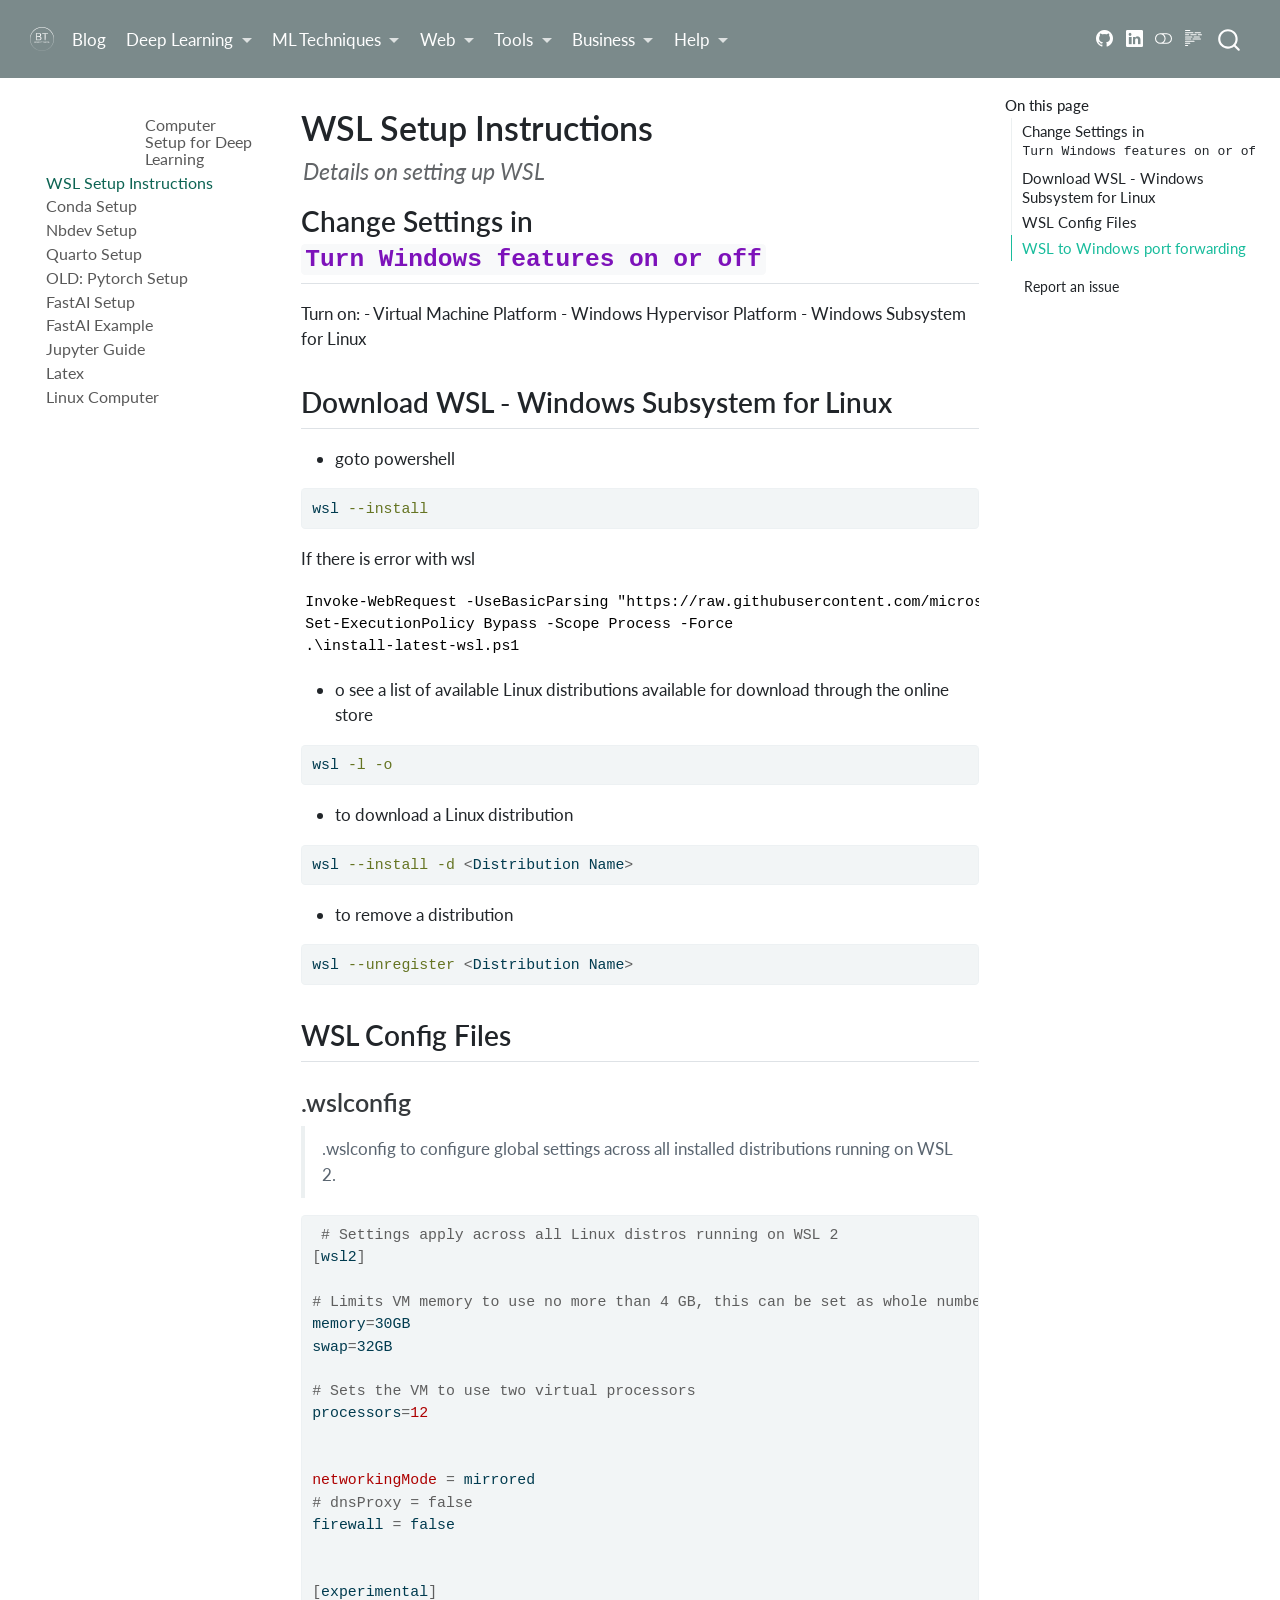
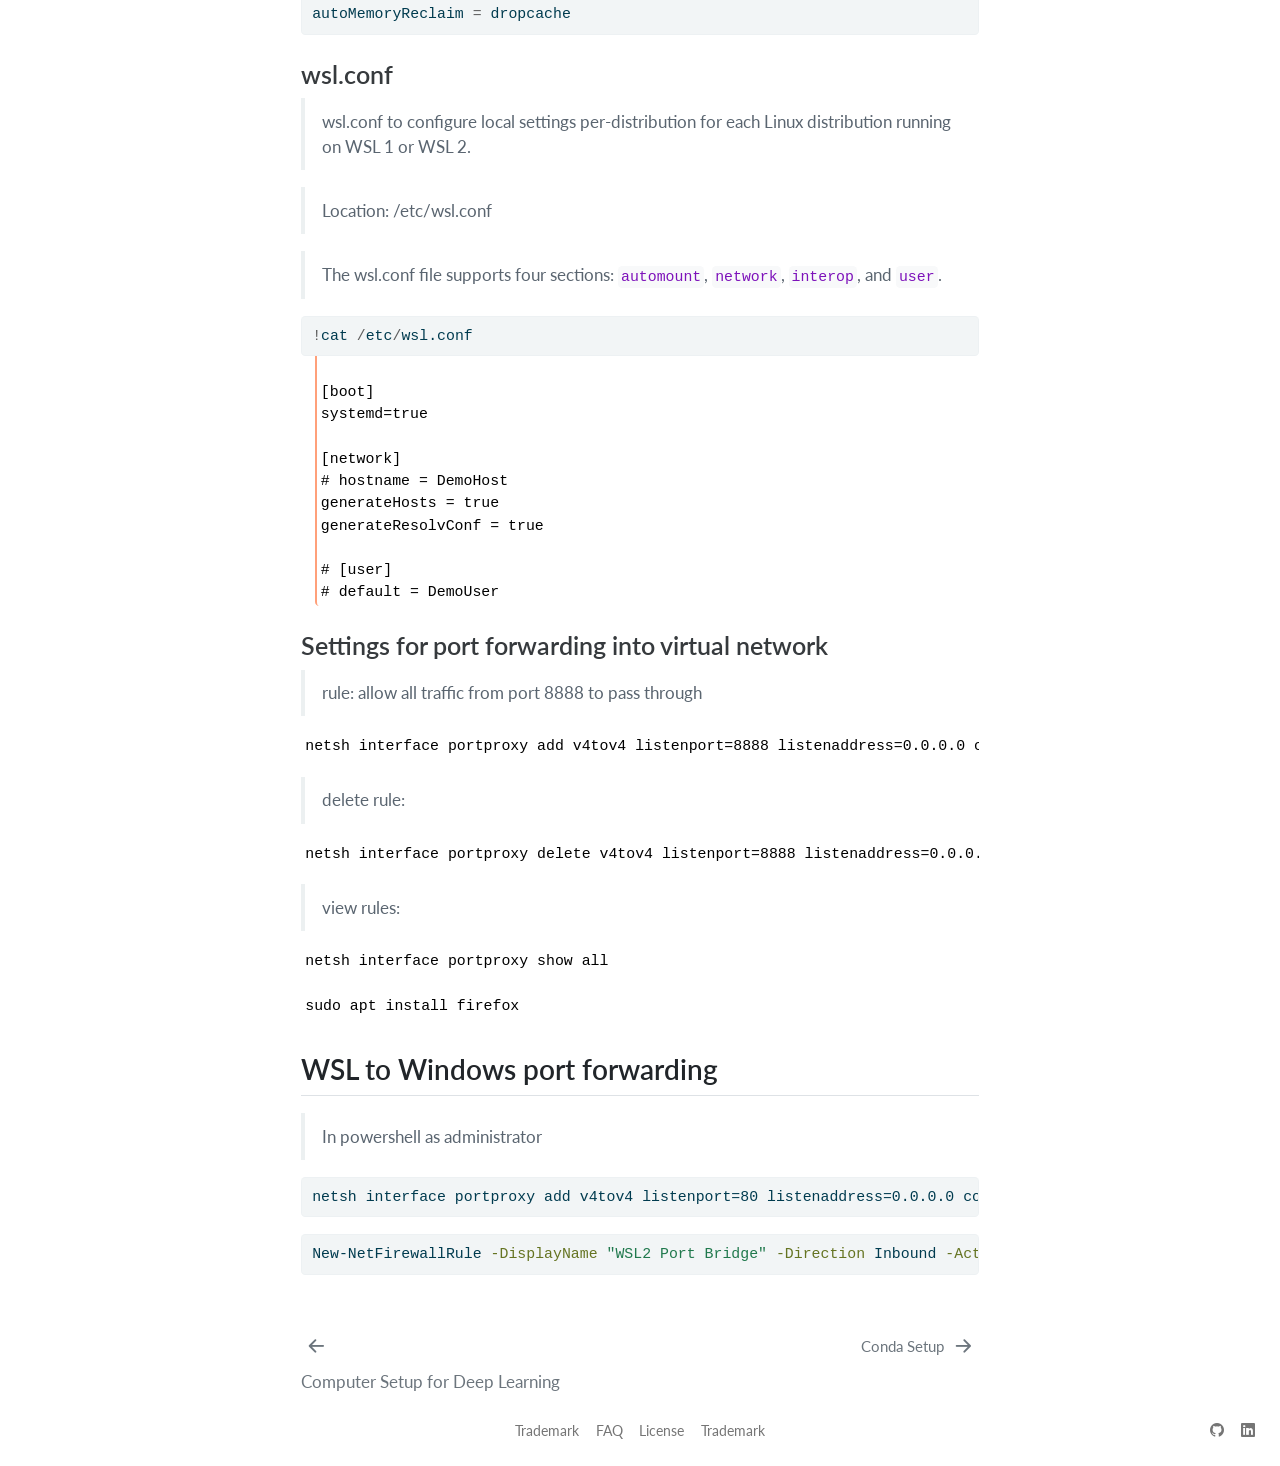
<file: wsl_setup.html>
<!DOCTYPE html>
<html xmlns="http://www.w3.org/1999/xhtml" lang="en" xml:lang="en"><head>

<meta charset="utf-8">
<meta name="generator" content="quarto-1.5.57">

<meta name="viewport" content="width=device-width, initial-scale=1.0, user-scalable=yes">

<meta name="description" content="Details on setting up WSL">

<title>WSL Setup Instructions – Setup</title>
<style>
code{white-space: pre-wrap;}
span.smallcaps{font-variant: small-caps;}
div.columns{display: flex; gap: min(4vw, 1.5em);}
div.column{flex: auto; overflow-x: auto;}
div.hanging-indent{margin-left: 1.5em; text-indent: -1.5em;}
ul.task-list{list-style: none;}
ul.task-list li input[type="checkbox"] {
  width: 0.8em;
  margin: 0 0.8em 0.2em -1em; /* quarto-specific, see https://github.com/quarto-dev/quarto-cli/issues/4556 */ 
  vertical-align: middle;
}
/* CSS for syntax highlighting */
pre > code.sourceCode { white-space: pre; position: relative; }
pre > code.sourceCode > span { line-height: 1.25; }
pre > code.sourceCode > span:empty { height: 1.2em; }
.sourceCode { overflow: visible; }
code.sourceCode > span { color: inherit; text-decoration: inherit; }
div.sourceCode { margin: 1em 0; }
pre.sourceCode { margin: 0; }
@media screen {
div.sourceCode { overflow: auto; }
}
@media print {
pre > code.sourceCode { white-space: pre-wrap; }
pre > code.sourceCode > span { display: inline-block; text-indent: -5em; padding-left: 5em; }
}
pre.numberSource code
  { counter-reset: source-line 0; }
pre.numberSource code > span
  { position: relative; left: -4em; counter-increment: source-line; }
pre.numberSource code > span > a:first-child::before
  { content: counter(source-line);
    position: relative; left: -1em; text-align: right; vertical-align: baseline;
    border: none; display: inline-block;
    -webkit-touch-callout: none; -webkit-user-select: none;
    -khtml-user-select: none; -moz-user-select: none;
    -ms-user-select: none; user-select: none;
    padding: 0 4px; width: 4em;
  }
pre.numberSource { margin-left: 3em;  padding-left: 4px; }
div.sourceCode
  {   }
@media screen {
pre > code.sourceCode > span > a:first-child::before { text-decoration: underline; }
}
</style>


<script src="site_libs/quarto-nav/quarto-nav.js"></script>
<script src="site_libs/quarto-nav/headroom.min.js"></script>
<script src="site_libs/clipboard/clipboard.min.js"></script>
<script src="site_libs/quarto-search/autocomplete.umd.js"></script>
<script src="site_libs/quarto-search/fuse.min.js"></script>
<script src="site_libs/quarto-search/quarto-search.js"></script>
<meta name="quarto:offset" content="./">
<link href="./conda_setup.html" rel="next">
<link href="./index.html" rel="prev">
<link href="./favi.svg" rel="icon" type="image/svg+xml">
<script src="site_libs/quarto-html/quarto.js"></script>
<script src="site_libs/quarto-html/popper.min.js"></script>
<script src="site_libs/quarto-html/tippy.umd.min.js"></script>
<script src="site_libs/quarto-html/anchor.min.js"></script>
<link href="site_libs/quarto-html/tippy.css" rel="stylesheet">
<link href="site_libs/quarto-html/quarto-syntax-highlighting.css" rel="stylesheet" class="quarto-color-scheme" id="quarto-text-highlighting-styles">
<link href="site_libs/quarto-html/quarto-syntax-highlighting-dark.css" rel="prefetch" class="quarto-color-scheme quarto-color-alternate" id="quarto-text-highlighting-styles">
<script src="site_libs/bootstrap/bootstrap.min.js"></script>
<link href="site_libs/bootstrap/bootstrap-icons.css" rel="stylesheet">
<link href="site_libs/bootstrap/bootstrap.min.css" rel="stylesheet" class="quarto-color-scheme" id="quarto-bootstrap" data-mode="light">
<link href="site_libs/bootstrap/bootstrap-dark.min.css" rel="prefetch" class="quarto-color-scheme quarto-color-alternate" id="quarto-bootstrap" data-mode="dark">
<script id="quarto-search-options" type="application/json">{
  "location": "navbar",
  "copy-button": false,
  "collapse-after": 3,
  "panel-placement": "end",
  "type": "overlay",
  "limit": 50,
  "keyboard-shortcut": [
    "f",
    "/",
    "s"
  ],
  "language": {
    "search-no-results-text": "No results",
    "search-matching-documents-text": "matching documents",
    "search-copy-link-title": "Copy link to search",
    "search-hide-matches-text": "Hide additional matches",
    "search-more-match-text": "more match in this document",
    "search-more-matches-text": "more matches in this document",
    "search-clear-button-title": "Clear",
    "search-text-placeholder": "",
    "search-detached-cancel-button-title": "Cancel",
    "search-submit-button-title": "Submit",
    "search-label": "Search"
  }
}</script>


<link rel="stylesheet" href="styles.css">
<meta property="og:title" content="WSL Setup Instructions – Setup">
<meta property="og:description" content="Details on setting up WSL">
<meta property="og:image" content="https://bthek1.github.io/Computer_Setup//bthek1/Logo.svg">
<meta property="og:site_name" content="Setup">
<meta name="twitter:title" content="WSL Setup Instructions – Setup">
<meta name="twitter:description" content="Details on setting up WSL">
<meta name="twitter:image" content="https://bthek1.github.io/Computer_Setup//bthek1/Logo.svg">
<meta name="twitter:card" content="summary_large_image">
</head>

<body class="nav-sidebar floating nav-fixed">

<div id="quarto-search-results"></div>
  <header id="quarto-header" class="headroom fixed-top">
    <nav class="navbar navbar-expand-lg " data-bs-theme="dark">
      <div class="navbar-container container-fluid">
      <div class="navbar-brand-container mx-auto">
    <a href="./index.html" class="navbar-brand navbar-brand-logo">
    <img src="./Logo.svg" alt="Quarto logo." class="navbar-logo">
    </a>
  </div>
            <div id="quarto-search" class="" title="Search"></div>
          <button class="navbar-toggler" type="button" data-bs-toggle="collapse" data-bs-target="#navbarCollapse" aria-controls="navbarCollapse" role="menu" aria-expanded="false" aria-label="Toggle navigation" onclick="if (window.quartoToggleHeadroom) { window.quartoToggleHeadroom(); }">
  <span class="navbar-toggler-icon"></span>
</button>
          <div class="collapse navbar-collapse" id="navbarCollapse">
            <ul class="navbar-nav navbar-nav-scroll me-auto">
  <li class="nav-item">
    <a class="nav-link" href="https://bthek1.github.io/B_Blog/"> 
<span class="menu-text">Blog</span></a>
  </li>  
  <li class="nav-item dropdown ">
    <a class="nav-link dropdown-toggle" href="#" id="nav-menu-deep-learning" role="link" data-bs-toggle="dropdown" aria-expanded="false">
 <span class="menu-text">Deep Learning</span>
    </a>
    <ul class="dropdown-menu" aria-labelledby="nav-menu-deep-learning">    
        <li>
    <a class="dropdown-item" href="https://bthek1.github.io/FastAI_course/">
 <span class="dropdown-text">Fast AI course</span></a>
  </li>  
        <li>
    <a class="dropdown-item" href="https://bthek1.github.io/DL_methods/">
 <span class="dropdown-text">DL Methods</span></a>
  </li>  
        <li>
    <a class="dropdown-item" href="https://bthek1.github.io/Research/">
 <span class="dropdown-text">Research</span></a>
  </li>  
    </ul>
  </li>
  <li class="nav-item dropdown ">
    <a class="nav-link dropdown-toggle" href="#" id="nav-menu-ml-techniques" role="link" data-bs-toggle="dropdown" aria-expanded="false">
 <span class="menu-text">ML Techniques</span>
    </a>
    <ul class="dropdown-menu" aria-labelledby="nav-menu-ml-techniques">    
        <li>
    <a class="dropdown-item" href="https://bthek1.github.io/ML_methods/">
 <span class="dropdown-text">ML Methods</span></a>
  </li>  
        <li>
    <a class="dropdown-item" href="https://bthek1.github.io/TimeSeriesML/">
 <span class="dropdown-text">Time series</span></a>
  </li>  
    </ul>
  </li>
  <li class="nav-item dropdown ">
    <a class="nav-link dropdown-toggle" href="#" id="nav-menu-web" role="link" data-bs-toggle="dropdown" aria-expanded="false">
 <span class="menu-text">Web</span>
    </a>
    <ul class="dropdown-menu" aria-labelledby="nav-menu-web">    
        <li>
    <a class="dropdown-item" href="https://bthek1.github.io/WEB_doc/">
 <span class="dropdown-text">Web Development</span></a>
  </li>  
        <li>
    <a class="dropdown-item" href="https://bthek1.github.io/Front_End/">
 <span class="dropdown-text">Front End</span></a>
  </li>  
        <li>
    <a class="dropdown-item" href="https://bthek1.github.io/Back_End/">
 <span class="dropdown-text">Back End</span></a>
  </li>  
        <li>
    <a class="dropdown-item" href="https://bthek1.github.io/Docker_Containers/">
 <span class="dropdown-text">Docker Containers</span></a>
  </li>  
    </ul>
  </li>
  <li class="nav-item dropdown ">
    <a class="nav-link dropdown-toggle" href="#" id="nav-menu-tools" role="link" data-bs-toggle="dropdown" aria-expanded="false">
 <span class="menu-text">Tools</span>
    </a>
    <ul class="dropdown-menu" aria-labelledby="nav-menu-tools">    
        <li>
    <a class="dropdown-item" href="https://bthek1.github.io/Software_Tools/">
 <span class="dropdown-text">Software Tools</span></a>
  </li>  
        <li>
    <a class="dropdown-item" href="https://bthek1.github.io/Python_Libs/">
 <span class="dropdown-text">Python Libraries</span></a>
  </li>  
        <li>
    <a class="dropdown-item" href="https://bthek1.github.io/nbdevAuto/">
 <span class="dropdown-text">Nbdev Automation</span></a>
  </li>  
        <li>
    <a class="dropdown-item" href="https://bthek1.github.io/Computer_Setup/">
 <span class="dropdown-text">Computer Setup</span></a>
  </li>  
    </ul>
  </li>
  <li class="nav-item dropdown ">
    <a class="nav-link dropdown-toggle" href="#" id="nav-menu-business" role="link" data-bs-toggle="dropdown" aria-expanded="false">
 <span class="menu-text">Business</span>
    </a>
    <ul class="dropdown-menu" aria-labelledby="nav-menu-business">    
        <li>
    <a class="dropdown-item" href="https://bthek1.github.io/Business_doc/">
 <span class="dropdown-text">Business Doc</span></a>
  </li>  
        <li>
    <a class="dropdown-item" href="https://bthek1.github.io/Philosophy_doc/">
 <span class="dropdown-text">Ideas Doc</span></a>
  </li>  
        <li>
    <a class="dropdown-item" href="https://bthek1.github.io/Finances/">
 <span class="dropdown-text">Finances</span></a>
  </li>  
        <li>
    <a class="dropdown-item" href="https://bthek1.github.io/Other/">
 <span class="dropdown-text">Other</span></a>
  </li>  
    </ul>
  </li>
  <li class="nav-item dropdown ">
    <a class="nav-link dropdown-toggle" href="#" id="nav-menu-help" role="link" data-bs-toggle="dropdown" aria-expanded="false">
 <span class="menu-text">Help</span>
    </a>
    <ul class="dropdown-menu" aria-labelledby="nav-menu-help">    
        <li>
    <a class="dropdown-item" href="https://github.com/bthek1/B_Blog/issues"><i class="bi bi-bug" role="img">
</i> 
 <span class="dropdown-text">Report a Bug</span></a>
  </li>  
        <li>
    <a class="dropdown-item" href="https://github.com/bthek1/B_Blog/issues"><i class="bi bi-chat-right-text" role="img">
</i> 
 <span class="dropdown-text">Ask a Question</span></a>
  </li>  
        <li>
    <a class="dropdown-item" href="https://github.com/bthek1/B_Blog/issues"><i class="bi bi-question-circle" role="img">
</i> 
 <span class="dropdown-text">FAQ</span></a>
  </li>  
    </ul>
  </li>
</ul>
          </div> <!-- /navcollapse -->
            <div class="quarto-navbar-tools tools-wide">
    <a href="https://github.com/bthek1" title="" class="quarto-navigation-tool px-1" aria-label="Github"><i class="bi bi-github"></i></a>
    <a href="https://www.linkedin.com/in/benedict-thekkel/" title="" class="quarto-navigation-tool px-1" aria-label="Linkedin"><i class="bi bi-linkedin"></i></a>
  <a href="" class="quarto-color-scheme-toggle quarto-navigation-tool  px-1" onclick="window.quartoToggleColorScheme(); return false;" title="Toggle dark mode"><i class="bi"></i></a>
  <a href="" class="quarto-reader-toggle quarto-navigation-tool px-1" onclick="window.quartoToggleReader(); return false;" title="Toggle reader mode">
  <div class="quarto-reader-toggle-btn">
  <i class="bi"></i>
  </div>
</a>
</div>
      </div> <!-- /container-fluid -->
    </nav>
  <nav class="quarto-secondary-nav">
    <div class="container-fluid d-flex">
      <button type="button" class="quarto-btn-toggle btn" data-bs-toggle="collapse" role="button" data-bs-target=".quarto-sidebar-collapse-item" aria-controls="quarto-sidebar" aria-expanded="false" aria-label="Toggle sidebar navigation" onclick="if (window.quartoToggleHeadroom) { window.quartoToggleHeadroom(); }">
        <i class="bi bi-layout-text-sidebar-reverse"></i>
      </button>
        <nav class="quarto-page-breadcrumbs" aria-label="breadcrumb"><ol class="breadcrumb"><li class="breadcrumb-item"><a href="./wsl_setup.html">WSL Setup Instructions</a></li></ol></nav>
        <a class="flex-grow-1" role="navigation" data-bs-toggle="collapse" data-bs-target=".quarto-sidebar-collapse-item" aria-controls="quarto-sidebar" aria-expanded="false" aria-label="Toggle sidebar navigation" onclick="if (window.quartoToggleHeadroom) { window.quartoToggleHeadroom(); }">      
        </a>
    </div>
  </nav>
</header>
<!-- content -->
<div id="quarto-content" class="quarto-container page-columns page-rows-contents page-layout-article page-navbar">
<!-- sidebar -->
  <nav id="quarto-sidebar" class="sidebar collapse collapse-horizontal quarto-sidebar-collapse-item sidebar-navigation floating overflow-auto">
    <div class="sidebar-menu-container"> 
    <ul class="list-unstyled mt-1">
        <li class="sidebar-item">
  <div class="sidebar-item-container"> 
  <a href="./index.html" class="sidebar-item-text sidebar-link">
 <span class="menu-text"><a href="https://bthek1.github.io/Computer_Setup/">Computer Setup for Deep Learning</a></span></a>
  </div>
</li>
        <li class="sidebar-item">
  <div class="sidebar-item-container"> 
  <a href="./wsl_setup.html" class="sidebar-item-text sidebar-link active">
 <span class="menu-text">WSL Setup Instructions</span></a>
  </div>
</li>
        <li class="sidebar-item">
  <div class="sidebar-item-container"> 
  <a href="./conda_setup.html" class="sidebar-item-text sidebar-link">
 <span class="menu-text">Conda Setup</span></a>
  </div>
</li>
        <li class="sidebar-item">
  <div class="sidebar-item-container"> 
  <a href="./nbdev_setup.html" class="sidebar-item-text sidebar-link">
 <span class="menu-text">Nbdev Setup</span></a>
  </div>
</li>
        <li class="sidebar-item">
  <div class="sidebar-item-container"> 
  <a href="./quarto_setup.html" class="sidebar-item-text sidebar-link">
 <span class="menu-text">Quarto Setup</span></a>
  </div>
</li>
        <li class="sidebar-item">
  <div class="sidebar-item-container"> 
  <a href="./pytorch_setup.html" class="sidebar-item-text sidebar-link">
 <span class="menu-text">OLD: Pytorch Setup</span></a>
  </div>
</li>
        <li class="sidebar-item">
  <div class="sidebar-item-container"> 
  <a href="./fastai_setup.html" class="sidebar-item-text sidebar-link">
 <span class="menu-text">FastAI Setup</span></a>
  </div>
</li>
        <li class="sidebar-item">
  <div class="sidebar-item-container"> 
  <a href="./fastaiexample.html" class="sidebar-item-text sidebar-link">
 <span class="menu-text">FastAI Example</span></a>
  </div>
</li>
        <li class="sidebar-item">
  <div class="sidebar-item-container"> 
  <a href="./jupyter_guide.html" class="sidebar-item-text sidebar-link">
 <span class="menu-text">Jupyter Guide</span></a>
  </div>
</li>
        <li class="sidebar-item">
  <div class="sidebar-item-container"> 
  <a href="./latex_setup.html" class="sidebar-item-text sidebar-link">
 <span class="menu-text">Latex</span></a>
  </div>
</li>
        <li class="sidebar-item">
  <div class="sidebar-item-container"> 
  <a href="./linux_computer.html" class="sidebar-item-text sidebar-link">
 <span class="menu-text">Linux Computer</span></a>
  </div>
</li>
    </ul>
    </div>
</nav>
<div id="quarto-sidebar-glass" class="quarto-sidebar-collapse-item" data-bs-toggle="collapse" data-bs-target=".quarto-sidebar-collapse-item"></div>
<!-- margin-sidebar -->
    <div id="quarto-margin-sidebar" class="sidebar margin-sidebar">
        <nav id="TOC" role="doc-toc" class="toc-active">
    <h2 id="toc-title">On this page</h2>
   
  <ul>
  <li><a href="#change-settings-in-turn-windows-features-on-or-off" id="toc-change-settings-in-turn-windows-features-on-or-off" class="nav-link active" data-scroll-target="#change-settings-in-turn-windows-features-on-or-off">Change Settings in <code>Turn Windows features on or off</code></a></li>
  <li><a href="#download-wsl---windows-subsystem-for-linux" id="toc-download-wsl---windows-subsystem-for-linux" class="nav-link" data-scroll-target="#download-wsl---windows-subsystem-for-linux">Download WSL - Windows Subsystem for Linux</a></li>
  <li><a href="#wsl-config-files" id="toc-wsl-config-files" class="nav-link" data-scroll-target="#wsl-config-files">WSL Config Files</a>
  <ul class="collapse">
  <li><a href="#wslconfig" id="toc-wslconfig" class="nav-link" data-scroll-target="#wslconfig">.wslconfig</a></li>
  <li><a href="#wsl.conf" id="toc-wsl.conf" class="nav-link" data-scroll-target="#wsl.conf">wsl.conf</a></li>
  <li><a href="#settings-for-port-forwarding-into-virtual-network" id="toc-settings-for-port-forwarding-into-virtual-network" class="nav-link" data-scroll-target="#settings-for-port-forwarding-into-virtual-network">Settings for port forwarding into virtual network</a></li>
  </ul></li>
  <li><a href="#wsl-to-windows-port-forwarding" id="toc-wsl-to-windows-port-forwarding" class="nav-link" data-scroll-target="#wsl-to-windows-port-forwarding">WSL to Windows port forwarding</a></li>
  </ul>
<div class="toc-actions"><ul><li><a href="https://bthek1.github.io/Computer_Setup/issues/new" class="toc-action"><i class="bi empty"></i>Report an issue</a></li></ul></div></nav>
    </div>
<!-- main -->
<main class="content" id="quarto-document-content">

<header id="title-block-header" class="quarto-title-block default">
<div class="quarto-title">
<h1 class="title">WSL Setup Instructions</h1>
</div>

<div>
  <div class="description">
    Details on setting up WSL
  </div>
</div>


<div class="quarto-title-meta">

    
  
    
  </div>
  


</header>


<!-- WARNING: THIS FILE WAS AUTOGENERATED! DO NOT EDIT! -->
<section id="change-settings-in-turn-windows-features-on-or-off" class="level2">
<h2 class="anchored" data-anchor-id="change-settings-in-turn-windows-features-on-or-off">Change Settings in <code>Turn Windows features on or off</code></h2>
<p>Turn on: - Virtual Machine Platform - Windows Hypervisor Platform - Windows Subsystem for Linux</p>
</section>
<section id="download-wsl---windows-subsystem-for-linux" class="level2">
<h2 class="anchored" data-anchor-id="download-wsl---windows-subsystem-for-linux">Download WSL - Windows Subsystem for Linux</h2>
<ul>
<li>goto powershell</li>
</ul>
<div class="sourceCode" id="cb1"><pre class="sourceCode sh code-with-copy"><code class="sourceCode bash"><span id="cb1-1"><a href="#cb1-1" aria-hidden="true" tabindex="-1"></a><span class="ex">wsl</span> <span class="at">--install</span></span></code><button title="Copy to Clipboard" class="code-copy-button"><i class="bi"></i></button></pre></div>
<p>If there is error with wsl</p>
<pre><code>Invoke-WebRequest -UseBasicParsing "https://raw.githubusercontent.com/microsoft/WSL/master/triage/install-latest-wsl.ps1" -OutFile install-latest-wsl.ps1
Set-ExecutionPolicy Bypass -Scope Process -Force
.\install-latest-wsl.ps1</code></pre>
<ul>
<li>o see a list of available Linux distributions available for download through the online store</li>
</ul>
<div class="sourceCode" id="cb3"><pre class="sourceCode sh code-with-copy"><code class="sourceCode bash"><span id="cb3-1"><a href="#cb3-1" aria-hidden="true" tabindex="-1"></a><span class="ex">wsl</span> <span class="at">-l</span> <span class="at">-o</span></span></code><button title="Copy to Clipboard" class="code-copy-button"><i class="bi"></i></button></pre></div>
<ul>
<li>to download a Linux distribution</li>
</ul>
<div class="sourceCode" id="cb4"><pre class="sourceCode sh code-with-copy"><code class="sourceCode bash"><span id="cb4-1"><a href="#cb4-1" aria-hidden="true" tabindex="-1"></a><span class="ex">wsl</span> <span class="at">--install</span> <span class="at">-d</span> <span class="op">&lt;</span>Distribution Name<span class="op">&gt;</span></span></code><button title="Copy to Clipboard" class="code-copy-button"><i class="bi"></i></button></pre></div>
<ul>
<li>to remove a distribution</li>
</ul>
<div class="sourceCode" id="cb5"><pre class="sourceCode sh code-with-copy"><code class="sourceCode bash"><span id="cb5-1"><a href="#cb5-1" aria-hidden="true" tabindex="-1"></a><span class="ex">wsl</span> <span class="at">--unregister</span> <span class="op">&lt;</span>Distribution Name<span class="op">&gt;</span></span></code><button title="Copy to Clipboard" class="code-copy-button"><i class="bi"></i></button></pre></div>
</section>
<section id="wsl-config-files" class="level2">
<h2 class="anchored" data-anchor-id="wsl-config-files">WSL Config Files</h2>
<section id="wslconfig" class="level3">
<h3 class="anchored" data-anchor-id="wslconfig">.wslconfig</h3>
<blockquote class="blockquote">
<p>.wslconfig to configure global settings across all installed distributions running on WSL 2.</p>
</blockquote>
<div class="sourceCode" id="cb6"><pre class="sourceCode powershell code-with-copy"><code class="sourceCode powershell"><span id="cb6-1"><a href="#cb6-1" aria-hidden="true" tabindex="-1"></a> <span class="co"># Settings apply across all Linux distros running on WSL 2</span></span>
<span id="cb6-2"><a href="#cb6-2" aria-hidden="true" tabindex="-1"></a><span class="op">[</span>wsl2<span class="op">]</span></span>
<span id="cb6-3"><a href="#cb6-3" aria-hidden="true" tabindex="-1"></a></span>
<span id="cb6-4"><a href="#cb6-4" aria-hidden="true" tabindex="-1"></a><span class="co"># Limits VM memory to use no more than 4 GB, this can be set as whole numbers using GB or MB</span></span>
<span id="cb6-5"><a href="#cb6-5" aria-hidden="true" tabindex="-1"></a>memory<span class="op">=</span>30GB </span>
<span id="cb6-6"><a href="#cb6-6" aria-hidden="true" tabindex="-1"></a>swap<span class="op">=</span>32GB</span>
<span id="cb6-7"><a href="#cb6-7" aria-hidden="true" tabindex="-1"></a></span>
<span id="cb6-8"><a href="#cb6-8" aria-hidden="true" tabindex="-1"></a><span class="co"># Sets the VM to use two virtual processors</span></span>
<span id="cb6-9"><a href="#cb6-9" aria-hidden="true" tabindex="-1"></a>processors<span class="op">=</span><span class="dv">12</span></span>
<span id="cb6-10"><a href="#cb6-10" aria-hidden="true" tabindex="-1"></a></span>
<span id="cb6-11"><a href="#cb6-11" aria-hidden="true" tabindex="-1"></a></span>
<span id="cb6-12"><a href="#cb6-12" aria-hidden="true" tabindex="-1"></a><span class="dt">networkingMode</span> <span class="op">=</span> mirrored</span>
<span id="cb6-13"><a href="#cb6-13" aria-hidden="true" tabindex="-1"></a><span class="co"># dnsProxy = false</span></span>
<span id="cb6-14"><a href="#cb6-14" aria-hidden="true" tabindex="-1"></a>firewall <span class="op">=</span> false</span>
<span id="cb6-15"><a href="#cb6-15" aria-hidden="true" tabindex="-1"></a></span>
<span id="cb6-16"><a href="#cb6-16" aria-hidden="true" tabindex="-1"></a></span>
<span id="cb6-17"><a href="#cb6-17" aria-hidden="true" tabindex="-1"></a><span class="op">[</span>experimental<span class="op">]</span></span>
<span id="cb6-18"><a href="#cb6-18" aria-hidden="true" tabindex="-1"></a>autoMemoryReclaim <span class="op">=</span> dropcache</span></code><button title="Copy to Clipboard" class="code-copy-button"><i class="bi"></i></button></pre></div>
</section>
<section id="wsl.conf" class="level3">
<h3 class="anchored" data-anchor-id="wsl.conf">wsl.conf</h3>
<blockquote class="blockquote">
<p>wsl.conf to configure local settings per-distribution for each Linux distribution running on WSL 1 or WSL 2.</p>
</blockquote>
<blockquote class="blockquote">
<p>Location: /etc/wsl.conf</p>
</blockquote>
<blockquote class="blockquote">
<p>The wsl.conf file supports four sections: <code>automount</code>, <code>network</code>, <code>interop</code>, and <code>user</code>.</p>
</blockquote>
<div id="7c1e609f-2437-4f6e-b2ad-aa7a40d8787b" class="cell">
<div class="sourceCode cell-code" id="cb7"><pre class="sourceCode python code-with-copy"><code class="sourceCode python"><span id="cb7-1"><a href="#cb7-1" aria-hidden="true" tabindex="-1"></a><span class="op">!</span>cat <span class="op">/</span>etc<span class="op">/</span>wsl.conf</span></code><button title="Copy to Clipboard" class="code-copy-button"><i class="bi"></i></button></pre></div>
<div class="cell-output cell-output-stdout">
<pre><code>
[boot]
systemd=true

[network]
# hostname = DemoHost
generateHosts = true
generateResolvConf = true

# [user]
# default = DemoUser
</code></pre>
</div>
</div>
</section>
<section id="settings-for-port-forwarding-into-virtual-network" class="level3">
<h3 class="anchored" data-anchor-id="settings-for-port-forwarding-into-virtual-network">Settings for port forwarding into virtual network</h3>
<blockquote class="blockquote">
<p>rule: allow all traffic from port 8888 to pass through</p>
</blockquote>
<pre><code>netsh interface portproxy add v4tov4 listenport=8888 listenaddress=0.0.0.0 connectport=8888 connectaddress=172.22.253.143</code></pre>
<blockquote class="blockquote">
<p>delete rule:</p>
</blockquote>
<pre><code>netsh interface portproxy delete v4tov4 listenport=8888 listenaddress=0.0.0.0</code></pre>
<blockquote class="blockquote">
<p>view rules:</p>
</blockquote>
<pre><code>netsh interface portproxy show all

sudo apt install firefox</code></pre>
</section>
</section>
<section id="wsl-to-windows-port-forwarding" class="level2">
<h2 class="anchored" data-anchor-id="wsl-to-windows-port-forwarding">WSL to Windows port forwarding</h2>
<blockquote class="blockquote">
<p>In powershell as administrator</p>
</blockquote>
<div class="sourceCode" id="cb12"><pre class="sourceCode sh code-with-copy"><code class="sourceCode bash"><span id="cb12-1"><a href="#cb12-1" aria-hidden="true" tabindex="-1"></a><span class="ex">netsh</span> interface portproxy add v4tov4 listenport=80 listenaddress=0.0.0.0 connectport=80 connectaddress=<span class="va">$($(</span><span class="ex">wsl</span> hostname <span class="at">-I</span><span class="va">)</span><span class="ex">.Trim</span><span class="er">(</span><span class="kw">)</span><span class="va">)</span><span class="kw">;</span></span></code><button title="Copy to Clipboard" class="code-copy-button"><i class="bi"></i></button></pre></div>
<div class="sourceCode" id="cb13"><pre class="sourceCode sh code-with-copy"><code class="sourceCode bash"><span id="cb13-1"><a href="#cb13-1" aria-hidden="true" tabindex="-1"></a><span class="ex">New-NetFirewallRule</span> <span class="at">-DisplayName</span> <span class="st">"WSL2 Port Bridge"</span> <span class="at">-Direction</span> Inbound <span class="at">-Action</span> Allow <span class="at">-Protocol</span> TCP <span class="at">-LocalPort</span> 80</span></code><button title="Copy to Clipboard" class="code-copy-button"><i class="bi"></i></button></pre></div>


</section>

<a onclick="window.scrollTo(0, 0); return false;" role="button" id="quarto-back-to-top"><i class="bi bi-arrow-up"></i> Back to top</a></main> <!-- /main -->
<script id="quarto-html-after-body" type="application/javascript">
window.document.addEventListener("DOMContentLoaded", function (event) {
  const toggleBodyColorMode = (bsSheetEl) => {
    const mode = bsSheetEl.getAttribute("data-mode");
    const bodyEl = window.document.querySelector("body");
    if (mode === "dark") {
      bodyEl.classList.add("quarto-dark");
      bodyEl.classList.remove("quarto-light");
    } else {
      bodyEl.classList.add("quarto-light");
      bodyEl.classList.remove("quarto-dark");
    }
  }
  const toggleBodyColorPrimary = () => {
    const bsSheetEl = window.document.querySelector("link#quarto-bootstrap");
    if (bsSheetEl) {
      toggleBodyColorMode(bsSheetEl);
    }
  }
  toggleBodyColorPrimary();  
  const disableStylesheet = (stylesheets) => {
    for (let i=0; i < stylesheets.length; i++) {
      const stylesheet = stylesheets[i];
      stylesheet.rel = 'prefetch';
    }
  }
  const enableStylesheet = (stylesheets) => {
    for (let i=0; i < stylesheets.length; i++) {
      const stylesheet = stylesheets[i];
      stylesheet.rel = 'stylesheet';
    }
  }
  const manageTransitions = (selector, allowTransitions) => {
    const els = window.document.querySelectorAll(selector);
    for (let i=0; i < els.length; i++) {
      const el = els[i];
      if (allowTransitions) {
        el.classList.remove('notransition');
      } else {
        el.classList.add('notransition');
      }
    }
  }
  const toggleGiscusIfUsed = (isAlternate, darkModeDefault) => {
    const baseTheme = document.querySelector('#giscus-base-theme')?.value ?? 'light';
    const alternateTheme = document.querySelector('#giscus-alt-theme')?.value ?? 'dark';
    let newTheme = '';
    if(darkModeDefault) {
      newTheme = isAlternate ? baseTheme : alternateTheme;
    } else {
      newTheme = isAlternate ? alternateTheme : baseTheme;
    }
    const changeGiscusTheme = () => {
      // From: https://github.com/giscus/giscus/issues/336
      const sendMessage = (message) => {
        const iframe = document.querySelector('iframe.giscus-frame');
        if (!iframe) return;
        iframe.contentWindow.postMessage({ giscus: message }, 'https://giscus.app');
      }
      sendMessage({
        setConfig: {
          theme: newTheme
        }
      });
    }
    const isGiscussLoaded = window.document.querySelector('iframe.giscus-frame') !== null;
    if (isGiscussLoaded) {
      changeGiscusTheme();
    }
  }
  const toggleColorMode = (alternate) => {
    // Switch the stylesheets
    const alternateStylesheets = window.document.querySelectorAll('link.quarto-color-scheme.quarto-color-alternate');
    manageTransitions('#quarto-margin-sidebar .nav-link', false);
    if (alternate) {
      enableStylesheet(alternateStylesheets);
      for (const sheetNode of alternateStylesheets) {
        if (sheetNode.id === "quarto-bootstrap") {
          toggleBodyColorMode(sheetNode);
        }
      }
    } else {
      disableStylesheet(alternateStylesheets);
      toggleBodyColorPrimary();
    }
    manageTransitions('#quarto-margin-sidebar .nav-link', true);
    // Switch the toggles
    const toggles = window.document.querySelectorAll('.quarto-color-scheme-toggle');
    for (let i=0; i < toggles.length; i++) {
      const toggle = toggles[i];
      if (toggle) {
        if (alternate) {
          toggle.classList.add("alternate");     
        } else {
          toggle.classList.remove("alternate");
        }
      }
    }
    // Hack to workaround the fact that safari doesn't
    // properly recolor the scrollbar when toggling (#1455)
    if (navigator.userAgent.indexOf('Safari') > 0 && navigator.userAgent.indexOf('Chrome') == -1) {
      manageTransitions("body", false);
      window.scrollTo(0, 1);
      setTimeout(() => {
        window.scrollTo(0, 0);
        manageTransitions("body", true);
      }, 40);  
    }
  }
  const isFileUrl = () => { 
    return window.location.protocol === 'file:';
  }
  const hasAlternateSentinel = () => {  
    let styleSentinel = getColorSchemeSentinel();
    if (styleSentinel !== null) {
      return styleSentinel === "alternate";
    } else {
      return false;
    }
  }
  const setStyleSentinel = (alternate) => {
    const value = alternate ? "alternate" : "default";
    if (!isFileUrl()) {
      window.localStorage.setItem("quarto-color-scheme", value);
    } else {
      localAlternateSentinel = value;
    }
  }
  const getColorSchemeSentinel = () => {
    if (!isFileUrl()) {
      const storageValue = window.localStorage.getItem("quarto-color-scheme");
      return storageValue != null ? storageValue : localAlternateSentinel;
    } else {
      return localAlternateSentinel;
    }
  }
  const darkModeDefault = false;
  let localAlternateSentinel = darkModeDefault ? 'alternate' : 'default';
  // Dark / light mode switch
  window.quartoToggleColorScheme = () => {
    // Read the current dark / light value 
    let toAlternate = !hasAlternateSentinel();
    toggleColorMode(toAlternate);
    setStyleSentinel(toAlternate);
    toggleGiscusIfUsed(toAlternate, darkModeDefault);
  };
  // Ensure there is a toggle, if there isn't float one in the top right
  if (window.document.querySelector('.quarto-color-scheme-toggle') === null) {
    const a = window.document.createElement('a');
    a.classList.add('top-right');
    a.classList.add('quarto-color-scheme-toggle');
    a.href = "";
    a.onclick = function() { try { window.quartoToggleColorScheme(); } catch {} return false; };
    const i = window.document.createElement("i");
    i.classList.add('bi');
    a.appendChild(i);
    window.document.body.appendChild(a);
  }
  // Switch to dark mode if need be
  if (hasAlternateSentinel()) {
    toggleColorMode(true);
  } else {
    toggleColorMode(false);
  }
  const icon = "";
  const anchorJS = new window.AnchorJS();
  anchorJS.options = {
    placement: 'right',
    icon: icon
  };
  anchorJS.add('.anchored');
  const isCodeAnnotation = (el) => {
    for (const clz of el.classList) {
      if (clz.startsWith('code-annotation-')) {                     
        return true;
      }
    }
    return false;
  }
  const onCopySuccess = function(e) {
    // button target
    const button = e.trigger;
    // don't keep focus
    button.blur();
    // flash "checked"
    button.classList.add('code-copy-button-checked');
    var currentTitle = button.getAttribute("title");
    button.setAttribute("title", "Copied!");
    let tooltip;
    if (window.bootstrap) {
      button.setAttribute("data-bs-toggle", "tooltip");
      button.setAttribute("data-bs-placement", "left");
      button.setAttribute("data-bs-title", "Copied!");
      tooltip = new bootstrap.Tooltip(button, 
        { trigger: "manual", 
          customClass: "code-copy-button-tooltip",
          offset: [0, -8]});
      tooltip.show();    
    }
    setTimeout(function() {
      if (tooltip) {
        tooltip.hide();
        button.removeAttribute("data-bs-title");
        button.removeAttribute("data-bs-toggle");
        button.removeAttribute("data-bs-placement");
      }
      button.setAttribute("title", currentTitle);
      button.classList.remove('code-copy-button-checked');
    }, 1000);
    // clear code selection
    e.clearSelection();
  }
  const getTextToCopy = function(trigger) {
      const codeEl = trigger.previousElementSibling.cloneNode(true);
      for (const childEl of codeEl.children) {
        if (isCodeAnnotation(childEl)) {
          childEl.remove();
        }
      }
      return codeEl.innerText;
  }
  const clipboard = new window.ClipboardJS('.code-copy-button:not([data-in-quarto-modal])', {
    text: getTextToCopy
  });
  clipboard.on('success', onCopySuccess);
  if (window.document.getElementById('quarto-embedded-source-code-modal')) {
    // For code content inside modals, clipBoardJS needs to be initialized with a container option
    // TODO: Check when it could be a function (https://github.com/zenorocha/clipboard.js/issues/860)
    const clipboardModal = new window.ClipboardJS('.code-copy-button[data-in-quarto-modal]', {
      text: getTextToCopy,
      container: window.document.getElementById('quarto-embedded-source-code-modal')
    });
    clipboardModal.on('success', onCopySuccess);
  }
    var localhostRegex = new RegExp(/^(?:http|https):\/\/localhost\:?[0-9]*\//);
    var mailtoRegex = new RegExp(/^mailto:/);
      var filterRegex = new RegExp("https:\/\/bthek1\.github\.io\/Computer_Setup\/\/bthek1");
    var isInternal = (href) => {
        return filterRegex.test(href) || localhostRegex.test(href) || mailtoRegex.test(href);
    }
    // Inspect non-navigation links and adorn them if external
 	var links = window.document.querySelectorAll('a[href]:not(.nav-link):not(.navbar-brand):not(.toc-action):not(.sidebar-link):not(.sidebar-item-toggle):not(.pagination-link):not(.no-external):not([aria-hidden]):not(.dropdown-item):not(.quarto-navigation-tool):not(.about-link)');
    for (var i=0; i<links.length; i++) {
      const link = links[i];
      if (!isInternal(link.href)) {
        // undo the damage that might have been done by quarto-nav.js in the case of
        // links that we want to consider external
        if (link.dataset.originalHref !== undefined) {
          link.href = link.dataset.originalHref;
        }
      }
    }
  function tippyHover(el, contentFn, onTriggerFn, onUntriggerFn) {
    const config = {
      allowHTML: true,
      maxWidth: 500,
      delay: 100,
      arrow: false,
      appendTo: function(el) {
          return el.parentElement;
      },
      interactive: true,
      interactiveBorder: 10,
      theme: 'quarto',
      placement: 'bottom-start',
    };
    if (contentFn) {
      config.content = contentFn;
    }
    if (onTriggerFn) {
      config.onTrigger = onTriggerFn;
    }
    if (onUntriggerFn) {
      config.onUntrigger = onUntriggerFn;
    }
    window.tippy(el, config); 
  }
  const noterefs = window.document.querySelectorAll('a[role="doc-noteref"]');
  for (var i=0; i<noterefs.length; i++) {
    const ref = noterefs[i];
    tippyHover(ref, function() {
      // use id or data attribute instead here
      let href = ref.getAttribute('data-footnote-href') || ref.getAttribute('href');
      try { href = new URL(href).hash; } catch {}
      const id = href.replace(/^#\/?/, "");
      const note = window.document.getElementById(id);
      if (note) {
        return note.innerHTML;
      } else {
        return "";
      }
    });
  }
  const xrefs = window.document.querySelectorAll('a.quarto-xref');
  const processXRef = (id, note) => {
    // Strip column container classes
    const stripColumnClz = (el) => {
      el.classList.remove("page-full", "page-columns");
      if (el.children) {
        for (const child of el.children) {
          stripColumnClz(child);
        }
      }
    }
    stripColumnClz(note)
    if (id === null || id.startsWith('sec-')) {
      // Special case sections, only their first couple elements
      const container = document.createElement("div");
      if (note.children && note.children.length > 2) {
        container.appendChild(note.children[0].cloneNode(true));
        for (let i = 1; i < note.children.length; i++) {
          const child = note.children[i];
          if (child.tagName === "P" && child.innerText === "") {
            continue;
          } else {
            container.appendChild(child.cloneNode(true));
            break;
          }
        }
        if (window.Quarto?.typesetMath) {
          window.Quarto.typesetMath(container);
        }
        return container.innerHTML
      } else {
        if (window.Quarto?.typesetMath) {
          window.Quarto.typesetMath(note);
        }
        return note.innerHTML;
      }
    } else {
      // Remove any anchor links if they are present
      const anchorLink = note.querySelector('a.anchorjs-link');
      if (anchorLink) {
        anchorLink.remove();
      }
      if (window.Quarto?.typesetMath) {
        window.Quarto.typesetMath(note);
      }
      // TODO in 1.5, we should make sure this works without a callout special case
      if (note.classList.contains("callout")) {
        return note.outerHTML;
      } else {
        return note.innerHTML;
      }
    }
  }
  for (var i=0; i<xrefs.length; i++) {
    const xref = xrefs[i];
    tippyHover(xref, undefined, function(instance) {
      instance.disable();
      let url = xref.getAttribute('href');
      let hash = undefined; 
      if (url.startsWith('#')) {
        hash = url;
      } else {
        try { hash = new URL(url).hash; } catch {}
      }
      if (hash) {
        const id = hash.replace(/^#\/?/, "");
        const note = window.document.getElementById(id);
        if (note !== null) {
          try {
            const html = processXRef(id, note.cloneNode(true));
            instance.setContent(html);
          } finally {
            instance.enable();
            instance.show();
          }
        } else {
          // See if we can fetch this
          fetch(url.split('#')[0])
          .then(res => res.text())
          .then(html => {
            const parser = new DOMParser();
            const htmlDoc = parser.parseFromString(html, "text/html");
            const note = htmlDoc.getElementById(id);
            if (note !== null) {
              const html = processXRef(id, note);
              instance.setContent(html);
            } 
          }).finally(() => {
            instance.enable();
            instance.show();
          });
        }
      } else {
        // See if we can fetch a full url (with no hash to target)
        // This is a special case and we should probably do some content thinning / targeting
        fetch(url)
        .then(res => res.text())
        .then(html => {
          const parser = new DOMParser();
          const htmlDoc = parser.parseFromString(html, "text/html");
          const note = htmlDoc.querySelector('main.content');
          if (note !== null) {
            // This should only happen for chapter cross references
            // (since there is no id in the URL)
            // remove the first header
            if (note.children.length > 0 && note.children[0].tagName === "HEADER") {
              note.children[0].remove();
            }
            const html = processXRef(null, note);
            instance.setContent(html);
          } 
        }).finally(() => {
          instance.enable();
          instance.show();
        });
      }
    }, function(instance) {
    });
  }
      let selectedAnnoteEl;
      const selectorForAnnotation = ( cell, annotation) => {
        let cellAttr = 'data-code-cell="' + cell + '"';
        let lineAttr = 'data-code-annotation="' +  annotation + '"';
        const selector = 'span[' + cellAttr + '][' + lineAttr + ']';
        return selector;
      }
      const selectCodeLines = (annoteEl) => {
        const doc = window.document;
        const targetCell = annoteEl.getAttribute("data-target-cell");
        const targetAnnotation = annoteEl.getAttribute("data-target-annotation");
        const annoteSpan = window.document.querySelector(selectorForAnnotation(targetCell, targetAnnotation));
        const lines = annoteSpan.getAttribute("data-code-lines").split(",");
        const lineIds = lines.map((line) => {
          return targetCell + "-" + line;
        })
        let top = null;
        let height = null;
        let parent = null;
        if (lineIds.length > 0) {
            //compute the position of the single el (top and bottom and make a div)
            const el = window.document.getElementById(lineIds[0]);
            top = el.offsetTop;
            height = el.offsetHeight;
            parent = el.parentElement.parentElement;
          if (lineIds.length > 1) {
            const lastEl = window.document.getElementById(lineIds[lineIds.length - 1]);
            const bottom = lastEl.offsetTop + lastEl.offsetHeight;
            height = bottom - top;
          }
          if (top !== null && height !== null && parent !== null) {
            // cook up a div (if necessary) and position it 
            let div = window.document.getElementById("code-annotation-line-highlight");
            if (div === null) {
              div = window.document.createElement("div");
              div.setAttribute("id", "code-annotation-line-highlight");
              div.style.position = 'absolute';
              parent.appendChild(div);
            }
            div.style.top = top - 2 + "px";
            div.style.height = height + 4 + "px";
            div.style.left = 0;
            let gutterDiv = window.document.getElementById("code-annotation-line-highlight-gutter");
            if (gutterDiv === null) {
              gutterDiv = window.document.createElement("div");
              gutterDiv.setAttribute("id", "code-annotation-line-highlight-gutter");
              gutterDiv.style.position = 'absolute';
              const codeCell = window.document.getElementById(targetCell);
              const gutter = codeCell.querySelector('.code-annotation-gutter');
              gutter.appendChild(gutterDiv);
            }
            gutterDiv.style.top = top - 2 + "px";
            gutterDiv.style.height = height + 4 + "px";
          }
          selectedAnnoteEl = annoteEl;
        }
      };
      const unselectCodeLines = () => {
        const elementsIds = ["code-annotation-line-highlight", "code-annotation-line-highlight-gutter"];
        elementsIds.forEach((elId) => {
          const div = window.document.getElementById(elId);
          if (div) {
            div.remove();
          }
        });
        selectedAnnoteEl = undefined;
      };
        // Handle positioning of the toggle
    window.addEventListener(
      "resize",
      throttle(() => {
        elRect = undefined;
        if (selectedAnnoteEl) {
          selectCodeLines(selectedAnnoteEl);
        }
      }, 10)
    );
    function throttle(fn, ms) {
    let throttle = false;
    let timer;
      return (...args) => {
        if(!throttle) { // first call gets through
            fn.apply(this, args);
            throttle = true;
        } else { // all the others get throttled
            if(timer) clearTimeout(timer); // cancel #2
            timer = setTimeout(() => {
              fn.apply(this, args);
              timer = throttle = false;
            }, ms);
        }
      };
    }
      // Attach click handler to the DT
      const annoteDls = window.document.querySelectorAll('dt[data-target-cell]');
      for (const annoteDlNode of annoteDls) {
        annoteDlNode.addEventListener('click', (event) => {
          const clickedEl = event.target;
          if (clickedEl !== selectedAnnoteEl) {
            unselectCodeLines();
            const activeEl = window.document.querySelector('dt[data-target-cell].code-annotation-active');
            if (activeEl) {
              activeEl.classList.remove('code-annotation-active');
            }
            selectCodeLines(clickedEl);
            clickedEl.classList.add('code-annotation-active');
          } else {
            // Unselect the line
            unselectCodeLines();
            clickedEl.classList.remove('code-annotation-active');
          }
        });
      }
  const findCites = (el) => {
    const parentEl = el.parentElement;
    if (parentEl) {
      const cites = parentEl.dataset.cites;
      if (cites) {
        return {
          el,
          cites: cites.split(' ')
        };
      } else {
        return findCites(el.parentElement)
      }
    } else {
      return undefined;
    }
  };
  var bibliorefs = window.document.querySelectorAll('a[role="doc-biblioref"]');
  for (var i=0; i<bibliorefs.length; i++) {
    const ref = bibliorefs[i];
    const citeInfo = findCites(ref);
    if (citeInfo) {
      tippyHover(citeInfo.el, function() {
        var popup = window.document.createElement('div');
        citeInfo.cites.forEach(function(cite) {
          var citeDiv = window.document.createElement('div');
          citeDiv.classList.add('hanging-indent');
          citeDiv.classList.add('csl-entry');
          var biblioDiv = window.document.getElementById('ref-' + cite);
          if (biblioDiv) {
            citeDiv.innerHTML = biblioDiv.innerHTML;
          }
          popup.appendChild(citeDiv);
        });
        return popup.innerHTML;
      });
    }
  }
});
</script>
<script src="https://utteranc.es/client.js" repo="quarto-dev/quarto-web" issue-term="pathname" theme="github-light" crossorigin="anonymous" async="">
</script>
<nav class="page-navigation">
  <div class="nav-page nav-page-previous">
      <a href="./index.html" class="pagination-link" aria-label="[Computer Setup for Deep Learning](https://bthek1.github.io/Computer_Setup/)">
        <i class="bi bi-arrow-left-short"></i> <span class="nav-page-text"><a href="https://bthek1.github.io/Computer_Setup/">Computer Setup for Deep Learning</a></span>
      </a>          
  </div>
  <div class="nav-page nav-page-next">
      <a href="./conda_setup.html" class="pagination-link" aria-label="Conda Setup">
        <span class="nav-page-text">Conda Setup</span> <i class="bi bi-arrow-right-short"></i>
      </a>
  </div>
</nav>
</div> <!-- /content -->
<footer class="footer">
  <div class="nav-footer">
    <div class="nav-footer-left">
      &nbsp;
    </div>   
    <div class="nav-footer-center">
      <ul class="footer-items list-unstyled">
    <li class="nav-item">
    <a class="nav-link active" href="./index.html" aria-current="page">
<p>Trademark</p>
</a>
  </li>  
    <li class="nav-item">
    <a class="nav-link" href="https://github.com/bthek1/B_Blog/issues">
<p>FAQ</p>
</a>
  </li>  
    <li class="nav-item">
    <a class="nav-link" href="https://bthek1.github.io/benedicts_blog/Index.html">
<p>License</p>
</a>
  </li>  
    <li class="nav-item">
    <a class="nav-link" href="./index.html">
<p>Trademark</p>
</a>
  </li>  
</ul>
    <div class="toc-actions d-sm-block d-md-none"><ul><li><a href="https://bthek1.github.io/Computer_Setup/issues/new" class="toc-action"><i class="bi empty"></i>Report an issue</a></li></ul></div></div>
    <div class="nav-footer-right">
      <ul class="footer-items list-unstyled">
    <li class="nav-item compact">
    <a class="nav-link" href="https://github.com/bthek1">
      <i class="bi bi-github" role="img" aria-label="Github">
</i> 
    </a>
  </li>  
    <li class="nav-item compact">
    <a class="nav-link" href="https://www.linkedin.com/in/benedict-thekkel/">
      <i class="bi bi-linkedin" role="img" aria-label="Linkedin">
</i> 
    </a>
  </li>  
</ul>
    </div>
  </div>
</footer>




</body></html>
</file>
<file: site_libs/quarto-html/tippy.css>
.tippy-box[data-animation=fade][data-state=hidden]{opacity:0}[data-tippy-root]{max-width:calc(100vw - 10px)}.tippy-box{position:relative;background-color:#333;color:#fff;border-radius:4px;font-size:14px;line-height:1.4;white-space:normal;outline:0;transition-property:transform,visibility,opacity}.tippy-box[data-placement^=top]>.tippy-arrow{bottom:0}.tippy-box[data-placement^=top]>.tippy-arrow:before{bottom:-7px;left:0;border-width:8px 8px 0;border-top-color:initial;transform-origin:center top}.tippy-box[data-placement^=bottom]>.tippy-arrow{top:0}.tippy-box[data-placement^=bottom]>.tippy-arrow:before{top:-7px;left:0;border-width:0 8px 8px;border-bottom-color:initial;transform-origin:center bottom}.tippy-box[data-placement^=left]>.tippy-arrow{right:0}.tippy-box[data-placement^=left]>.tippy-arrow:before{border-width:8px 0 8px 8px;border-left-color:initial;right:-7px;transform-origin:center left}.tippy-box[data-placement^=right]>.tippy-arrow{left:0}.tippy-box[data-placement^=right]>.tippy-arrow:before{left:-7px;border-width:8px 8px 8px 0;border-right-color:initial;transform-origin:center right}.tippy-box[data-inertia][data-state=visible]{transition-timing-function:cubic-bezier(.54,1.5,.38,1.11)}.tippy-arrow{width:16px;height:16px;color:#333}.tippy-arrow:before{content:"";position:absolute;border-color:transparent;border-style:solid}.tippy-content{position:relative;padding:5px 9px;z-index:1}
</file>
<file: site_libs/quarto-html/quarto-syntax-highlighting.css>
/* quarto syntax highlight colors */
:root {
  --quarto-hl-ot-color: #003B4F;
  --quarto-hl-at-color: #657422;
  --quarto-hl-ss-color: #20794D;
  --quarto-hl-an-color: #5E5E5E;
  --quarto-hl-fu-color: #4758AB;
  --quarto-hl-st-color: #20794D;
  --quarto-hl-cf-color: #003B4F;
  --quarto-hl-op-color: #5E5E5E;
  --quarto-hl-er-color: #AD0000;
  --quarto-hl-bn-color: #AD0000;
  --quarto-hl-al-color: #AD0000;
  --quarto-hl-va-color: #111111;
  --quarto-hl-bu-color: inherit;
  --quarto-hl-ex-color: inherit;
  --quarto-hl-pp-color: #AD0000;
  --quarto-hl-in-color: #5E5E5E;
  --quarto-hl-vs-color: #20794D;
  --quarto-hl-wa-color: #5E5E5E;
  --quarto-hl-do-color: #5E5E5E;
  --quarto-hl-im-color: #00769E;
  --quarto-hl-ch-color: #20794D;
  --quarto-hl-dt-color: #AD0000;
  --quarto-hl-fl-color: #AD0000;
  --quarto-hl-co-color: #5E5E5E;
  --quarto-hl-cv-color: #5E5E5E;
  --quarto-hl-cn-color: #8f5902;
  --quarto-hl-sc-color: #5E5E5E;
  --quarto-hl-dv-color: #AD0000;
  --quarto-hl-kw-color: #003B4F;
}

/* other quarto variables */
:root {
  --quarto-font-monospace: SFMono-Regular, Menlo, Monaco, Consolas, "Liberation Mono", "Courier New", monospace;
}

pre > code.sourceCode > span {
  color: #003B4F;
}

code span {
  color: #003B4F;
}

code.sourceCode > span {
  color: #003B4F;
}

div.sourceCode,
div.sourceCode pre.sourceCode {
  color: #003B4F;
}

code span.ot {
  color: #003B4F;
  font-style: inherit;
}

code span.at {
  color: #657422;
  font-style: inherit;
}

code span.ss {
  color: #20794D;
  font-style: inherit;
}

code span.an {
  color: #5E5E5E;
  font-style: inherit;
}

code span.fu {
  color: #4758AB;
  font-style: inherit;
}

code span.st {
  color: #20794D;
  font-style: inherit;
}

code span.cf {
  color: #003B4F;
  font-weight: bold;
  font-style: inherit;
}

code span.op {
  color: #5E5E5E;
  font-style: inherit;
}

code span.er {
  color: #AD0000;
  font-style: inherit;
}

code span.bn {
  color: #AD0000;
  font-style: inherit;
}

code span.al {
  color: #AD0000;
  font-style: inherit;
}

code span.va {
  color: #111111;
  font-style: inherit;
}

code span.bu {
  font-style: inherit;
}

code span.ex {
  font-style: inherit;
}

code span.pp {
  color: #AD0000;
  font-style: inherit;
}

code span.in {
  color: #5E5E5E;
  font-style: inherit;
}

code span.vs {
  color: #20794D;
  font-style: inherit;
}

code span.wa {
  color: #5E5E5E;
  font-style: italic;
}

code span.do {
  color: #5E5E5E;
  font-style: italic;
}

code span.im {
  color: #00769E;
  font-style: inherit;
}

code span.ch {
  color: #20794D;
  font-style: inherit;
}

code span.dt {
  color: #AD0000;
  font-style: inherit;
}

code span.fl {
  color: #AD0000;
  font-style: inherit;
}

code span.co {
  color: #5E5E5E;
  font-style: inherit;
}

code span.cv {
  color: #5E5E5E;
  font-style: italic;
}

code span.cn {
  color: #8f5902;
  font-style: inherit;
}

code span.sc {
  color: #5E5E5E;
  font-style: inherit;
}

code span.dv {
  color: #AD0000;
  font-style: inherit;
}

code span.kw {
  color: #003B4F;
  font-weight: bold;
  font-style: inherit;
}

.prevent-inlining {
  content: "</";
}

/*# sourceMappingURL=debc5d5d77c3f9108843748ff7464032.css.map */
</file>
<file: site_libs/quarto-html/quarto-syntax-highlighting-dark.css>
/* quarto syntax highlight colors */
:root {
  --quarto-hl-al-color: #f07178;
  --quarto-hl-an-color: #d4d0ab;
  --quarto-hl-at-color: #00e0e0;
  --quarto-hl-bn-color: #d4d0ab;
  --quarto-hl-bu-color: #abe338;
  --quarto-hl-ch-color: #abe338;
  --quarto-hl-co-color: #f8f8f2;
  --quarto-hl-cv-color: #ffd700;
  --quarto-hl-cn-color: #ffd700;
  --quarto-hl-cf-color: #ffa07a;
  --quarto-hl-dt-color: #ffa07a;
  --quarto-hl-dv-color: #d4d0ab;
  --quarto-hl-do-color: #f8f8f2;
  --quarto-hl-er-color: #f07178;
  --quarto-hl-ex-color: #00e0e0;
  --quarto-hl-fl-color: #d4d0ab;
  --quarto-hl-fu-color: #ffa07a;
  --quarto-hl-im-color: #abe338;
  --quarto-hl-in-color: #d4d0ab;
  --quarto-hl-kw-color: #ffa07a;
  --quarto-hl-op-color: #ffa07a;
  --quarto-hl-ot-color: #00e0e0;
  --quarto-hl-pp-color: #dcc6e0;
  --quarto-hl-re-color: #00e0e0;
  --quarto-hl-sc-color: #abe338;
  --quarto-hl-ss-color: #abe338;
  --quarto-hl-st-color: #abe338;
  --quarto-hl-va-color: #00e0e0;
  --quarto-hl-vs-color: #abe338;
  --quarto-hl-wa-color: #dcc6e0;
}

/* other quarto variables */
:root {
  --quarto-font-monospace: SFMono-Regular, Menlo, Monaco, Consolas, "Liberation Mono", "Courier New", monospace;
}

code span.al {
  background-color: #2a0f15;
  font-weight: bold;
  color: #f07178;
}

code span.an {
  color: #d4d0ab;
}

code span.at {
  color: #00e0e0;
}

code span.bn {
  color: #d4d0ab;
}

code span.bu {
  color: #abe338;
}

code span.ch {
  color: #abe338;
}

code span.co {
  font-style: italic;
  color: #f8f8f2;
}

code span.cv {
  color: #ffd700;
}

code span.cn {
  color: #ffd700;
}

code span.cf {
  font-weight: bold;
  color: #ffa07a;
}

code span.dt {
  color: #ffa07a;
}

code span.dv {
  color: #d4d0ab;
}

code span.do {
  color: #f8f8f2;
}

code span.er {
  color: #f07178;
  text-decoration: underline;
}

code span.ex {
  font-weight: bold;
  color: #00e0e0;
}

code span.fl {
  color: #d4d0ab;
}

code span.fu {
  color: #ffa07a;
}

code span.im {
  color: #abe338;
}

code span.in {
  color: #d4d0ab;
}

code span.kw {
  font-weight: bold;
  color: #ffa07a;
}

pre > code.sourceCode > span {
  color: #f8f8f2;
}

code span {
  color: #f8f8f2;
}

code.sourceCode > span {
  color: #f8f8f2;
}

div.sourceCode,
div.sourceCode pre.sourceCode {
  color: #f8f8f2;
}

code span.op {
  color: #ffa07a;
}

code span.ot {
  color: #00e0e0;
}

code span.pp {
  color: #dcc6e0;
}

code span.re {
  background-color: #f8f8f2;
  color: #00e0e0;
}

code span.sc {
  color: #abe338;
}

code span.ss {
  color: #abe338;
}

code span.st {
  color: #abe338;
}

code span.va {
  color: #00e0e0;
}

code span.vs {
  color: #abe338;
}

code span.wa {
  color: #dcc6e0;
}

.prevent-inlining {
  content: "</";
}

/*# sourceMappingURL=935a306eefa94366c21e1a970dddb765.css.map */
</file>
<file: styles.css>
.cell {
  margin-bottom: 1rem;
}

.cell > .sourceCode {
  margin-bottom: 0;
}

.cell-output > pre {
  margin-bottom: 0;
}

.cell-output > pre, .cell-output > .sourceCode > pre, .cell-output-stdout > pre {
  margin-left: 0.8rem;
  margin-top: 0;
  background: none;
  border-left: 2px solid lightsalmon;
  border-top-left-radius: 0;
  border-top-right-radius: 0;
}

.cell-output > .sourceCode {
  border: none;
}

.cell-output > .sourceCode {
  background: none;
  margin-top: 0;
}

div.description {
  padding-left: 2px;
  padding-top: 5px;
  font-style: italic;
  font-size: 135%;
  opacity: 70%;
}
</file>
